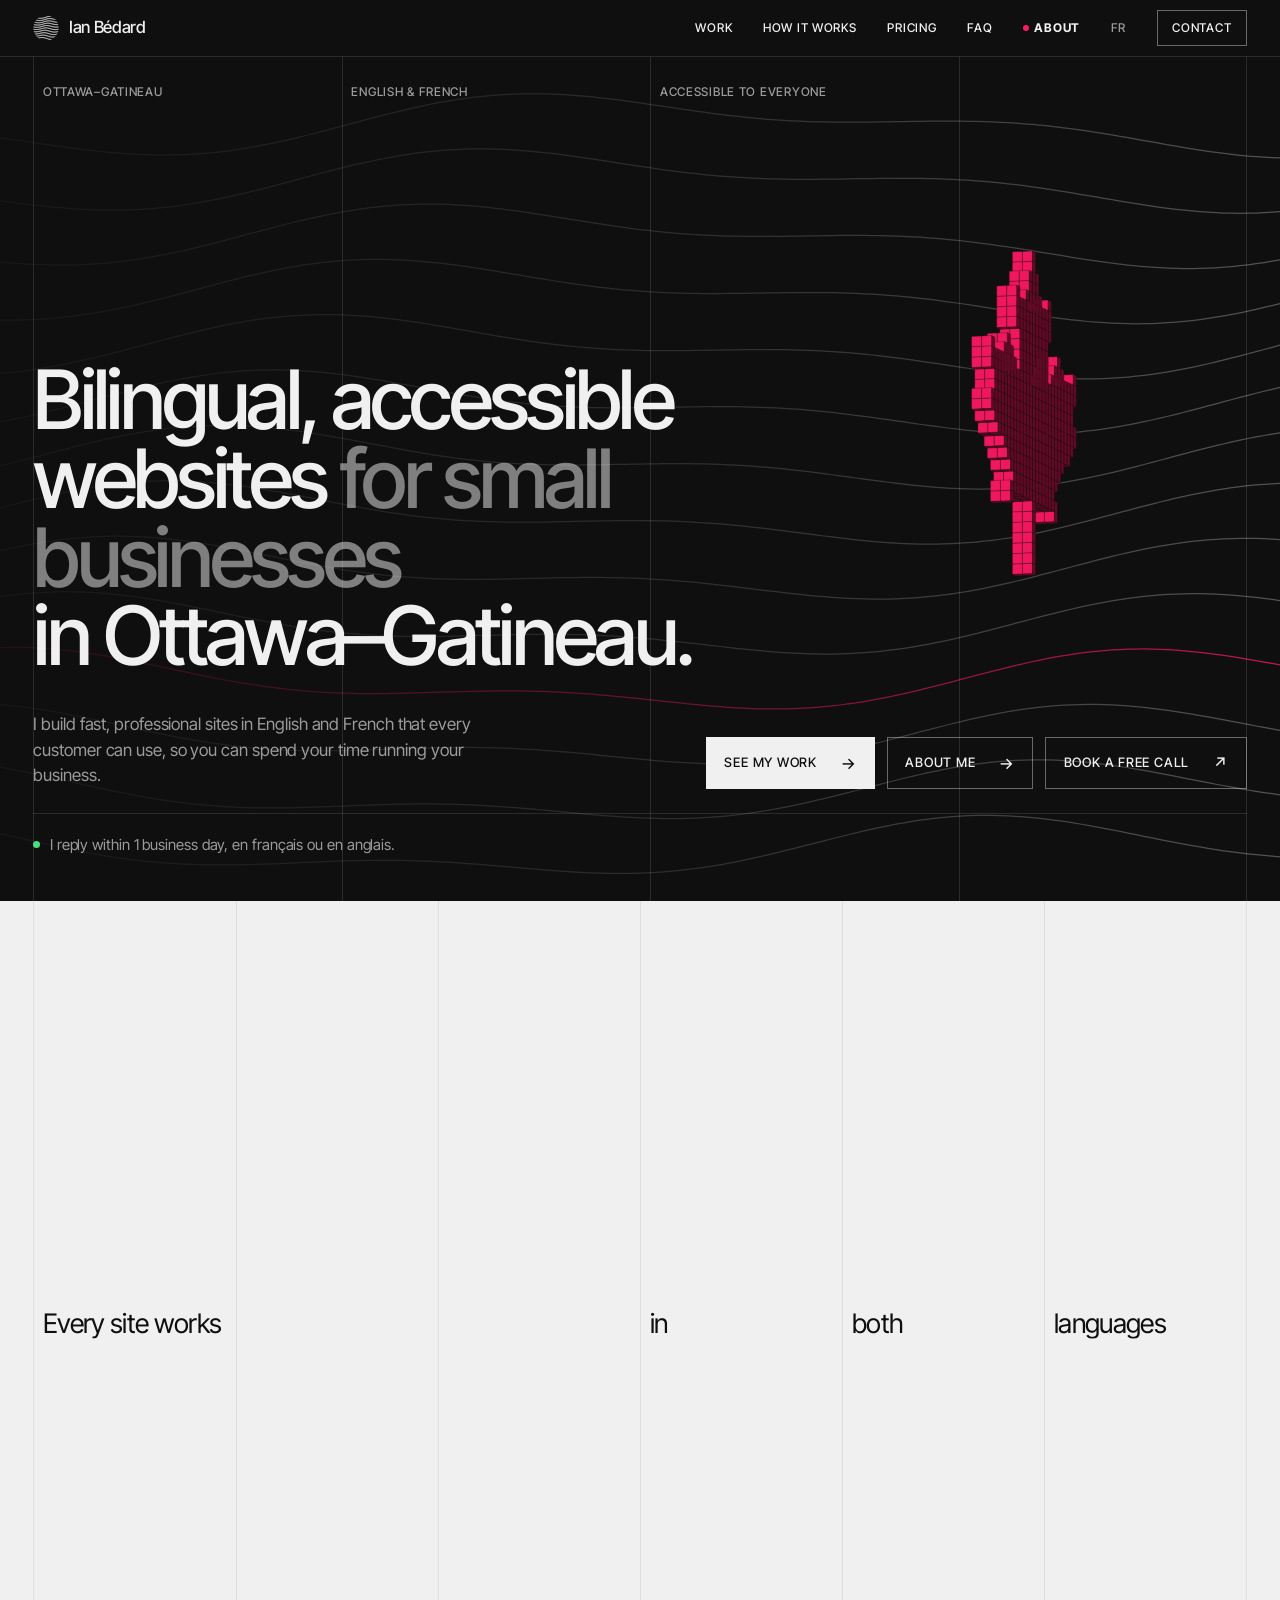
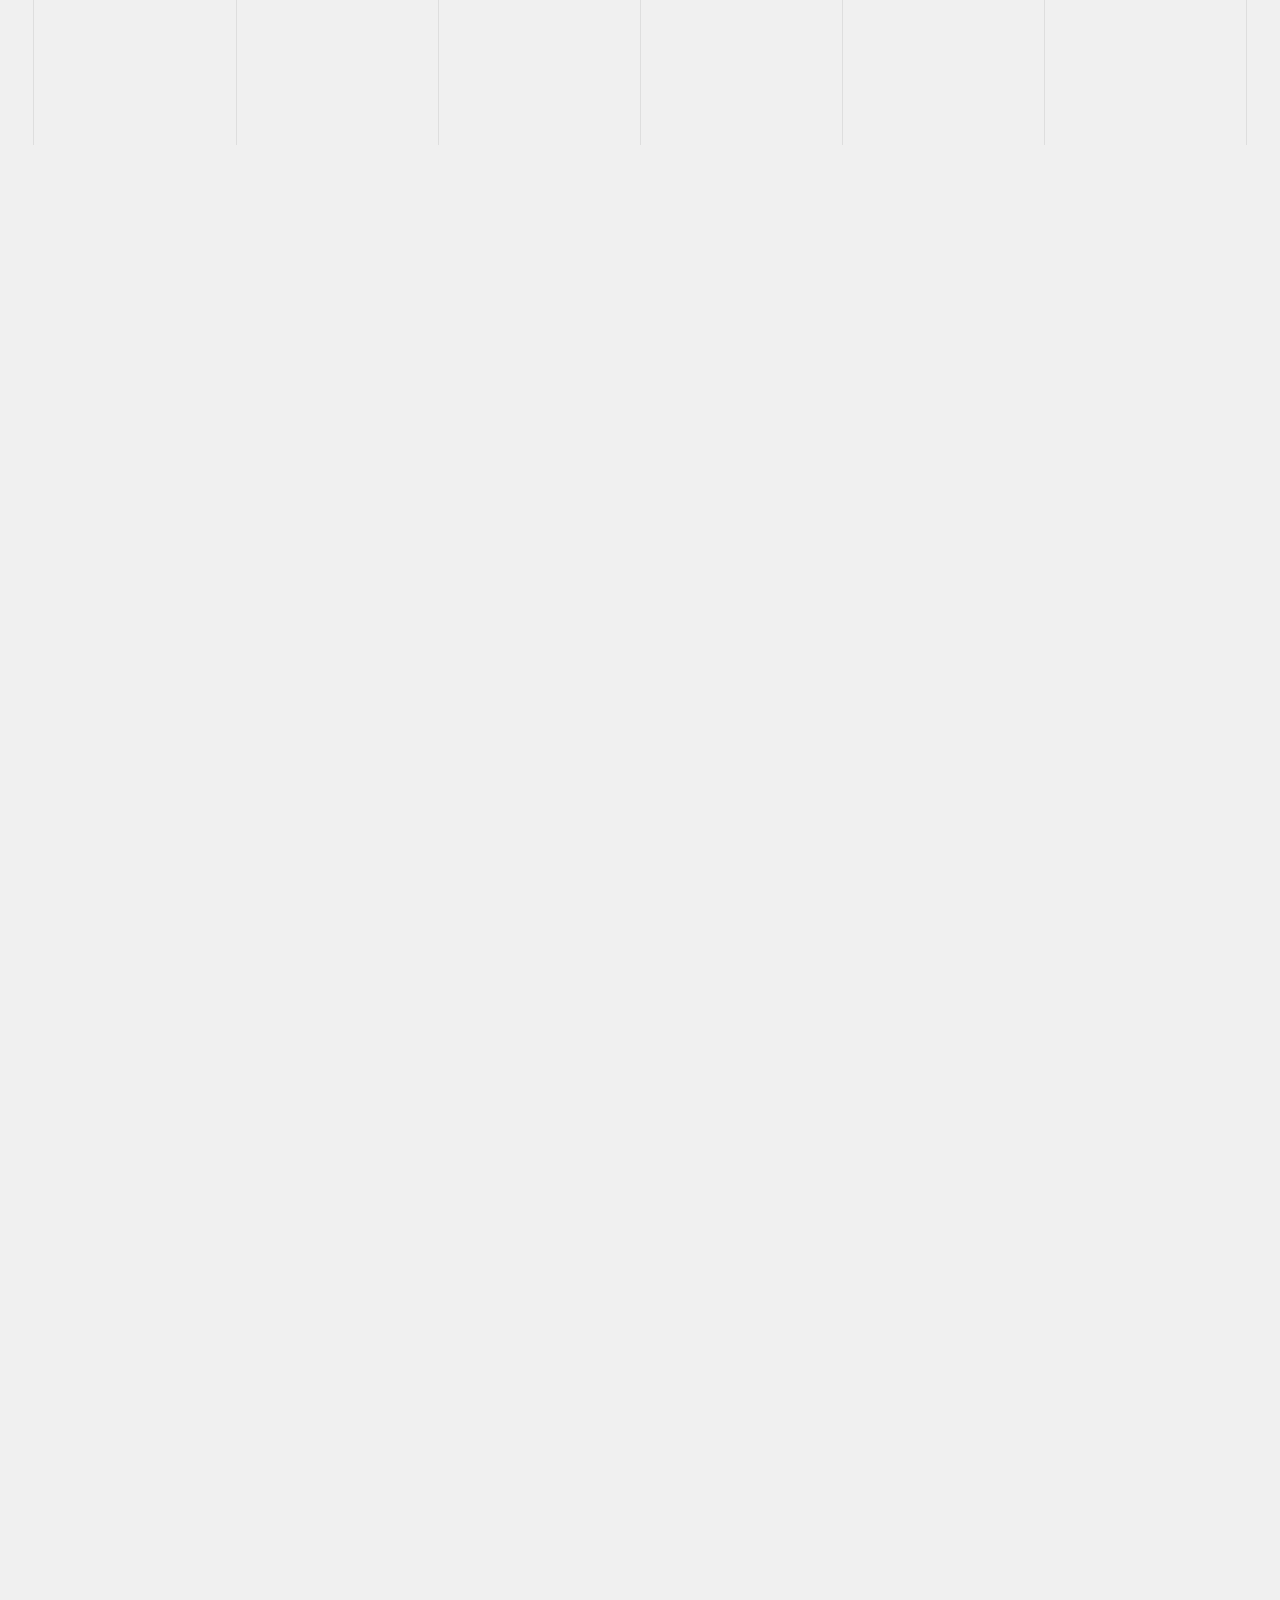
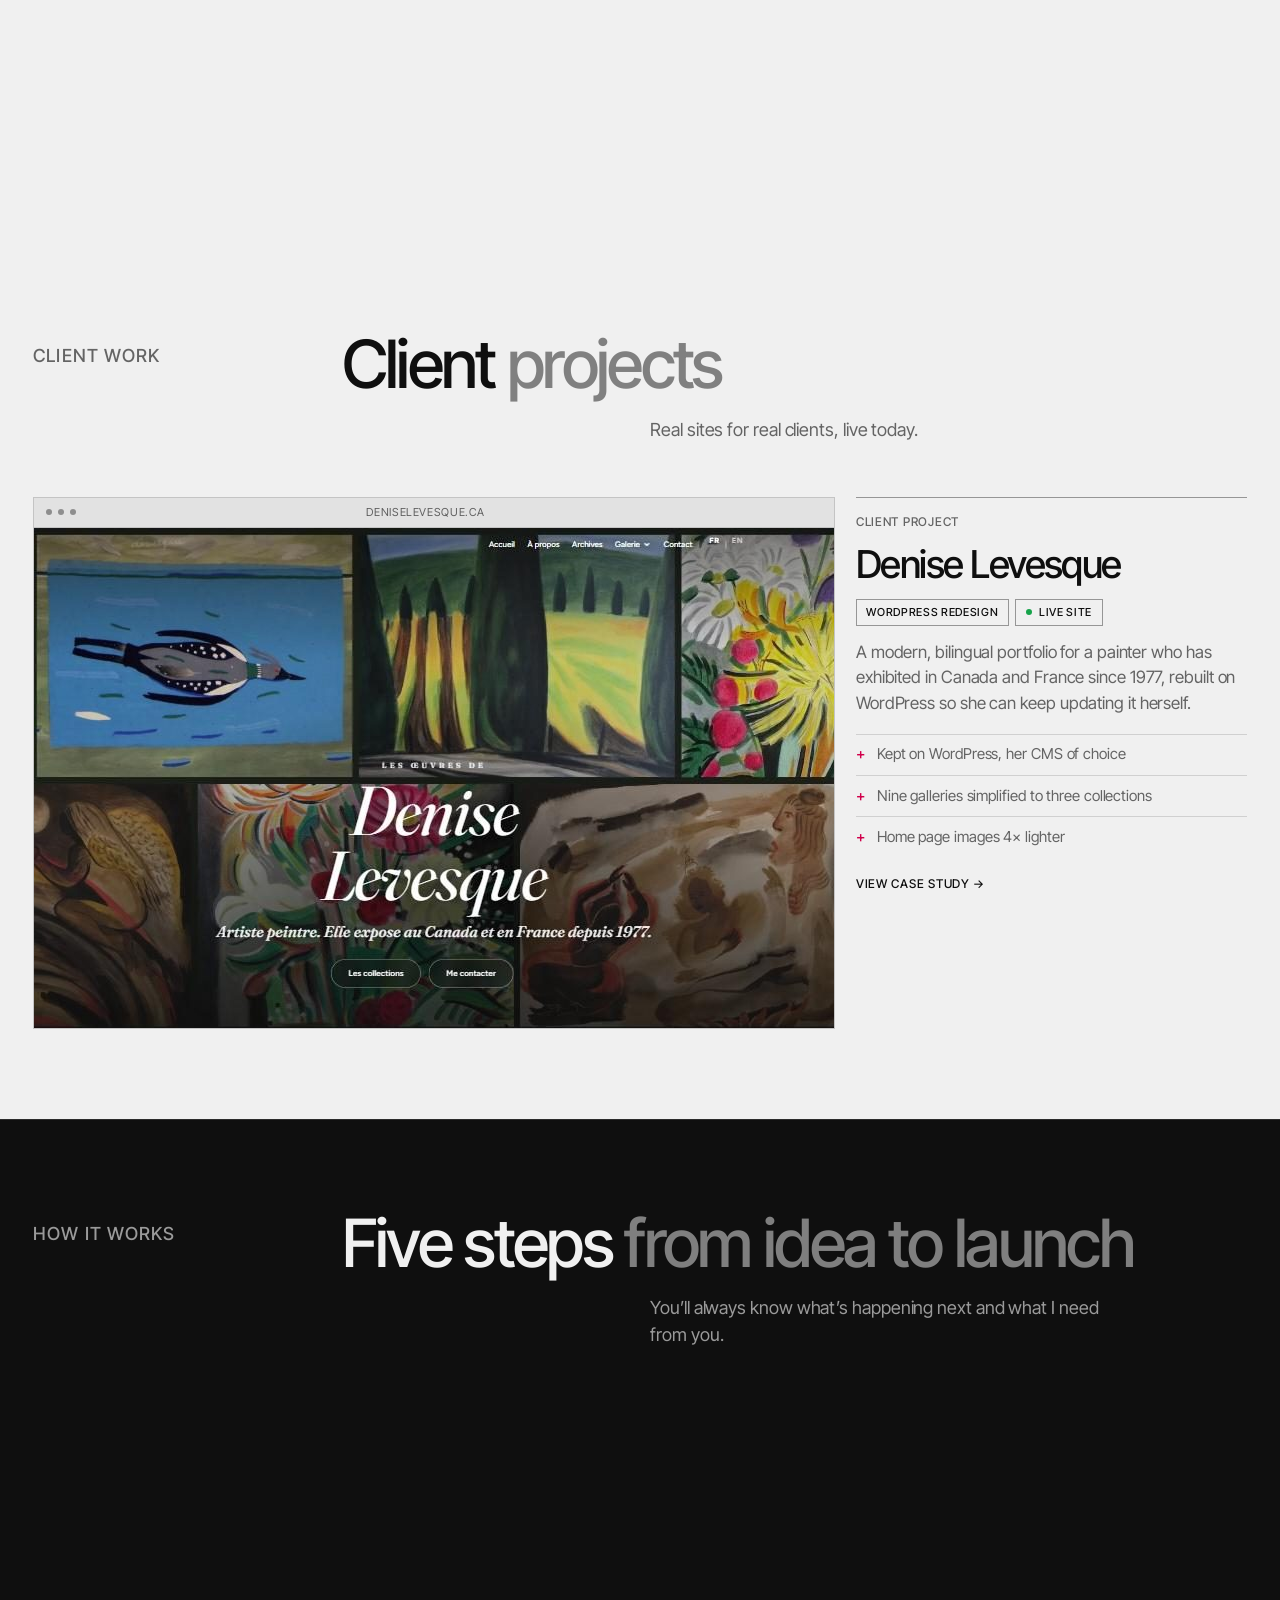
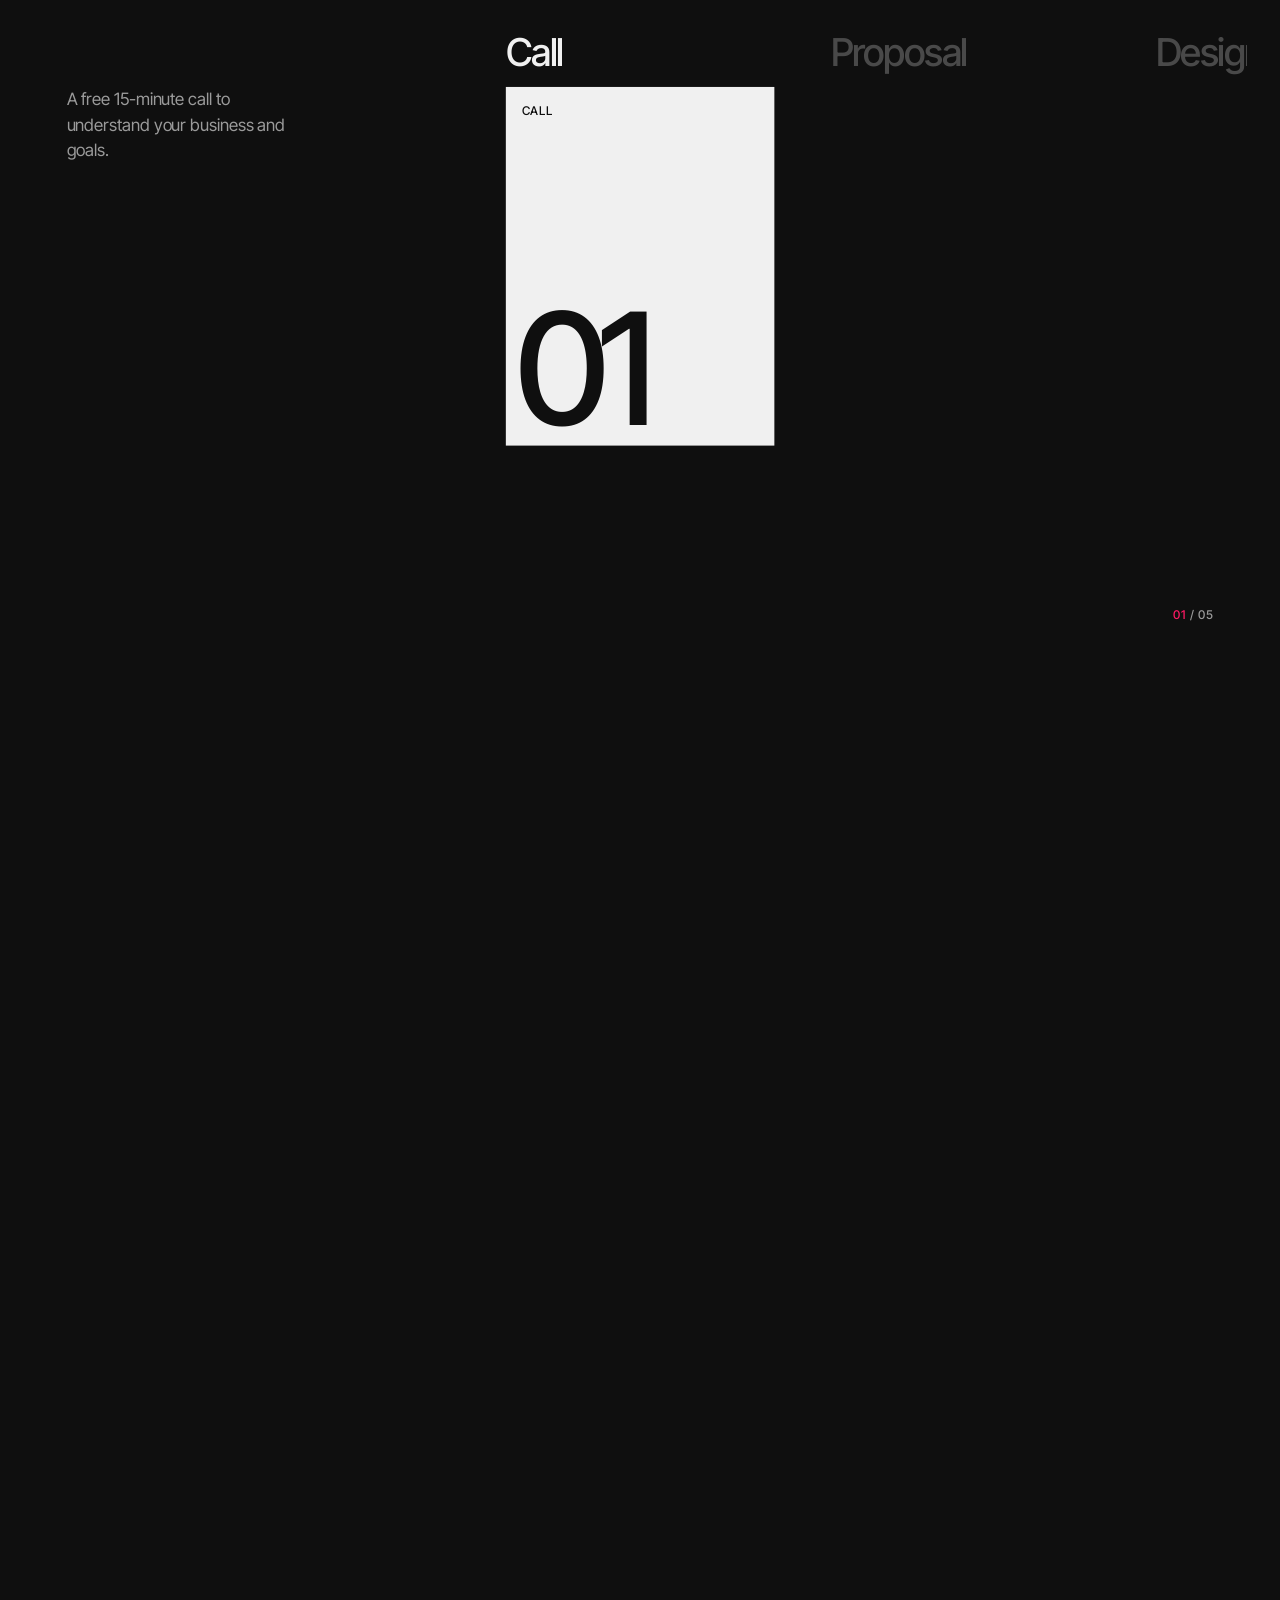
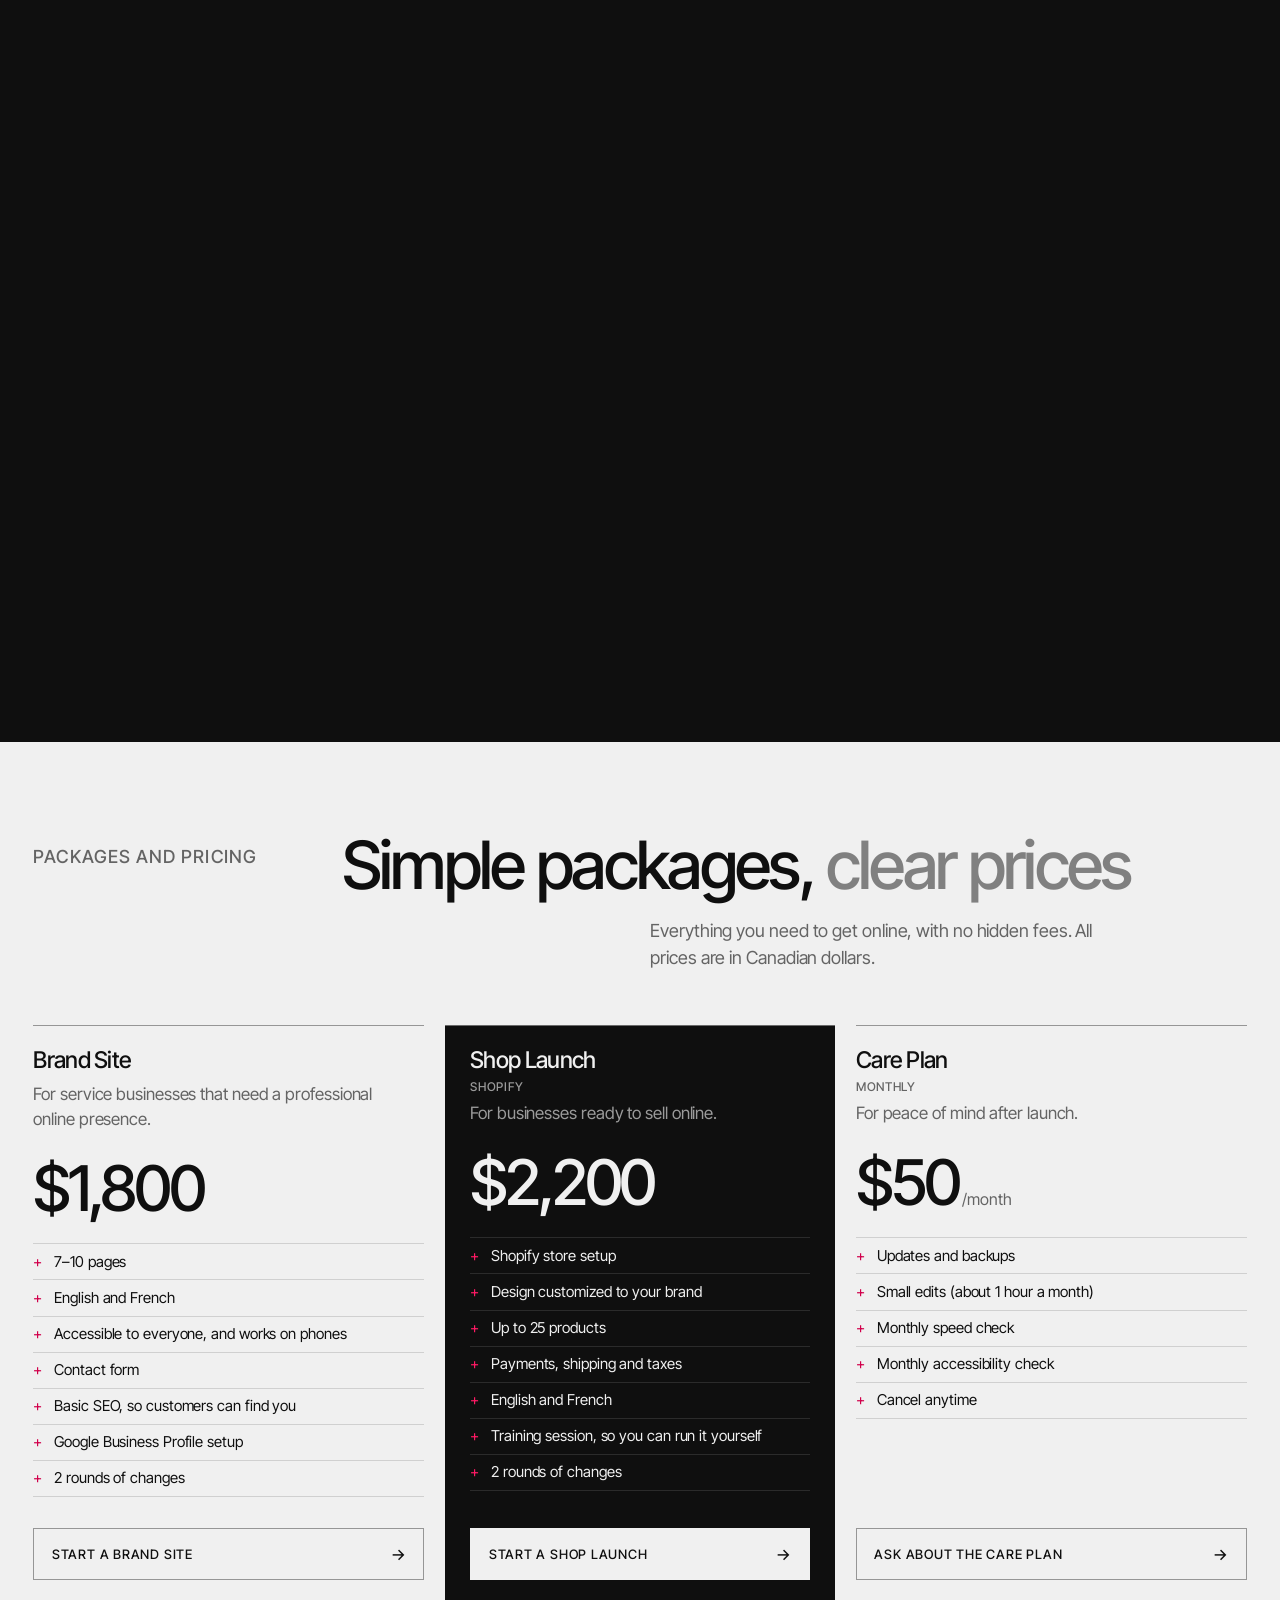
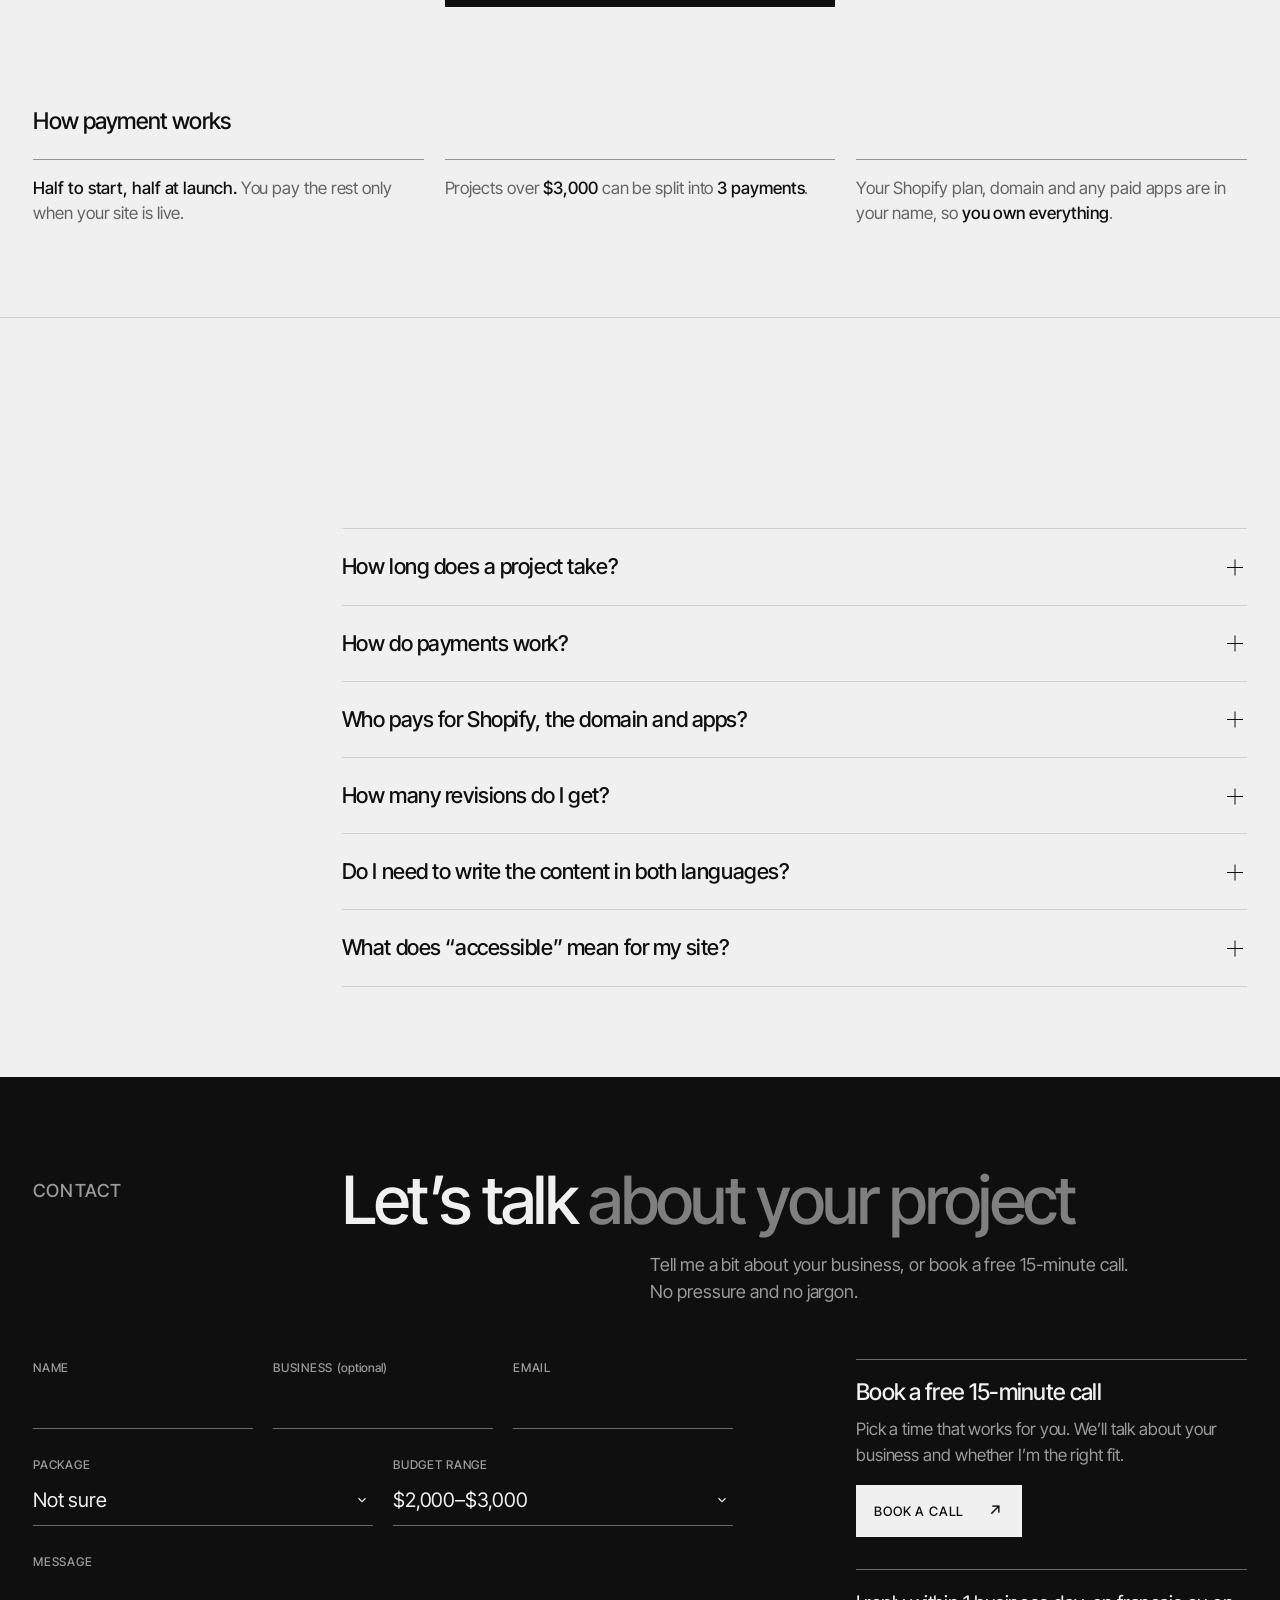
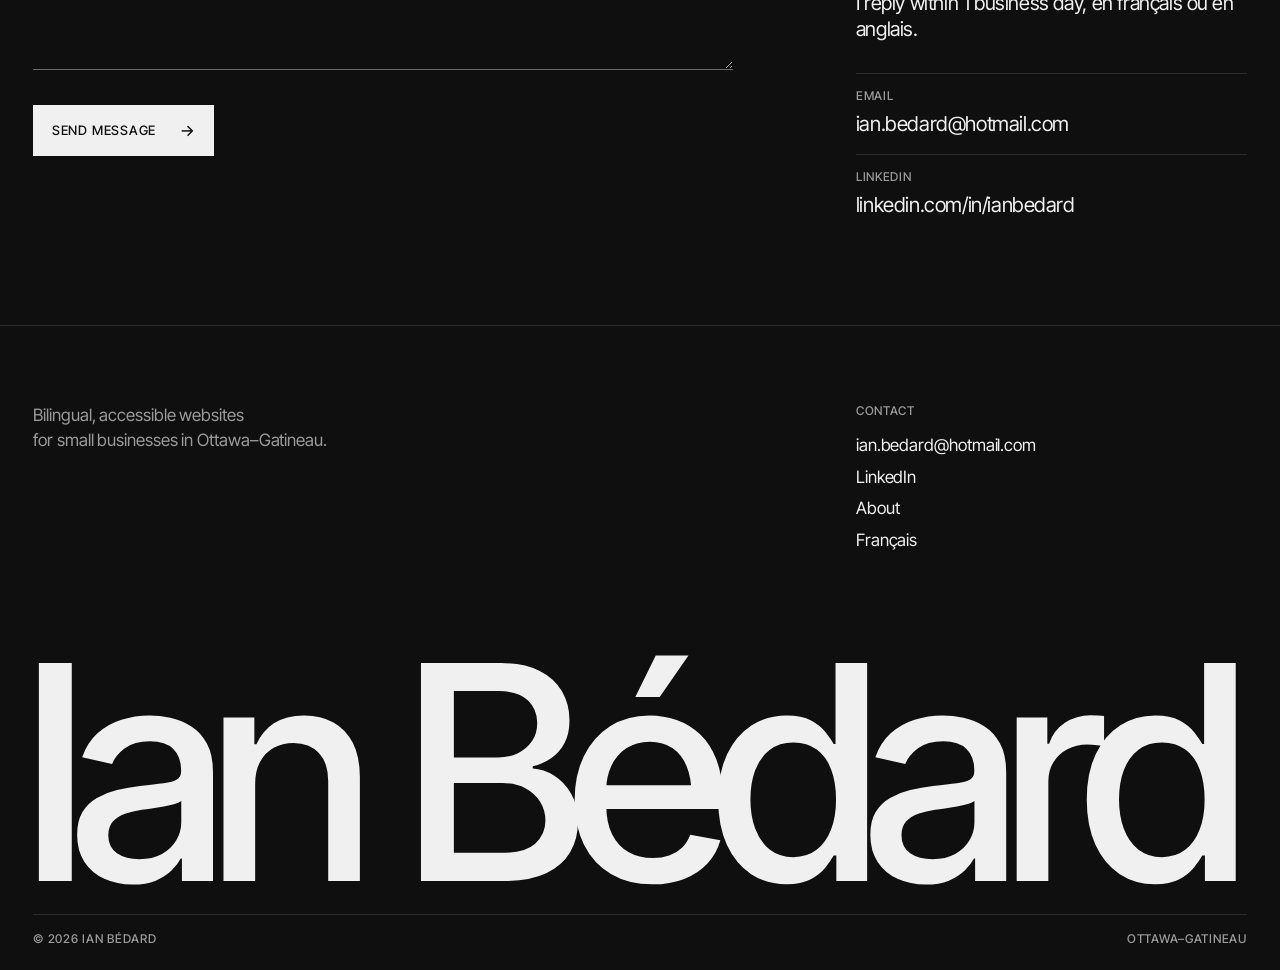
<file: index.html>
<!doctype html>
<html lang="en">
<head>
  <meta charset="utf-8">
  <meta name="viewport" content="width=device-width, initial-scale=1">
  <title>Ian Bédard | Bilingual, accessible websites in Ottawa–Gatineau</title>
  <meta name="description" content="Bilingual (EN/FR), accessible websites for small businesses in Ottawa–Gatineau. 5+ years building Government of Canada websites.">
  <meta name="theme-color" content="#0f0f0f">
  <link rel="alternate" hreflang="en" href="index.html">
  <link rel="alternate" hreflang="fr" href="fr/index.html">
  <link rel="icon" href="assets/img/favicon.svg" type="image/svg+xml">
  <link rel="preconnect" href="https://fonts.googleapis.com">
  <link rel="preconnect" href="https://fonts.gstatic.com" crossorigin>
  <link rel="stylesheet" href="https://fonts.googleapis.com/css2?family=Inter+Tight:wght@400;500&display=swap">
  <link rel="stylesheet" href="assets/css/style.css">
</head>
<body>
  <a class="skip-link" href="#main">Skip to main content</a>

  <header class="navbar">
    <div class="container navbar-inner">
      <a class="logo" href="index.html"><img class="logo-mark" src="assets/img/logo-mark.svg" alt="" width="26" height="26">Ian Bédard</a>
      <button class="nav-toggle" type="button" aria-expanded="false" aria-controls="site-nav">Menu</button>
      <nav id="site-nav" class="site-nav" aria-label="Main">
        <ul>
          <li><a href="#work">Work</a></li>
          <li><a href="#process">How it works</a></li>
          <li><a href="#pricing">Pricing</a></li>
          <li><a href="#faq">FAQ</a></li>
          <li><a class="nav-about" href="about.html">About</a></li>
          <li><a class="lang-switch" href="fr/index.html" lang="fr" hreflang="fr">FR</a></li>
          <li><a class="nav-cta" href="#contact">Contact</a></li>
        </ul>
      </nav>
    </div>
  </header>

  <main id="main">
    <!-- Hero -->
    <section class="hero dark" aria-labelledby="hero-title">
      <div class="hero-lines" aria-hidden="true"><span></span><span></span><span></span><span></span></div>
      <div class="container hero-inner">
        <ul class="hero-tags caption">
          <li>Ottawa–Gatineau</li>
          <li>English &amp; French</li>
          <li>Accessible to everyone</li>
        </ul>
        <div>
          <h1 id="hero-title" class="reveal">Bilingual, accessible websites <span class="dim">for small businesses</span><br><span class="nowrap">in Ottawa–Gatineau.</span></h1>
          <div class="hero-foot grid">
            <p class="lead">I build fast, professional sites in English and French that every customer can use, so you can spend your time running your business.</p>
            <div class="btn-row">
              <a class="btn btn-primary" href="#work">See my work</a>
              <a class="btn btn-outline" href="about.html">About me</a>
              <a class="btn btn-outline" href="https://cal.com/YOUR-USERNAME/15min" target="_blank" rel="noopener">Book a free call<span class="visually-hidden"> (opens in a new tab)</span></a>
            </div>
            <p class="hero-meta"><span class="dot" aria-hidden="true"></span><span>I reply within 1 business day, <span lang="fr">en français ou en anglais</span>.</span></p>
          </div>
        </div>
      </div>
    </section>

    <!-- Scroll scene (decorative; shown only with JS and motion allowed) -->
    <section class="philo" aria-hidden="true">
      <div class="philo-stage">
        <div class="philo-lines"><span></span><span></span><span></span><span></span><span></span><span></span></div>
        <p class="philo-a"><span>Every site works</span><span>in</span><span>both</span><span>languages</span></p>
        <div class="philo-dark"><p>Accessible to everyone.</p></div>
        <div class="philo-rule"></div>
        <p class="philo-c">So you can spend your time running your business.</p>
      </div>
    </section>

    <!-- Work -->
    <section class="light" id="work" aria-labelledby="work-title">
      <div class="container">
        <div class="section-head grid reveal">
          <p class="eyebrow caption">Client work</p>
          <h2 id="work-title">Client <span class="dim">projects</span></h2>
          <p>Real sites for real clients, live today.</p>
        </div>
        <div class="work-list">
          <article class="work-item featured reveal">
            <div class="work-media">
              <div class="mockup-browser">
                <div class="toolbar"><span class="url">deniselevesque.ca</span></div>
                <div class="screen"><img src="assets/img/denise-levesque/home-desktop.jpg" alt="" width="800" height="500" loading="lazy"></div>
              </div>
            </div>
            <div class="work-body">
              <div class="work-top caption"><span>Client project</span></div>
              <h3><a href="work/denise-levesque.html">Denise Levesque</a></h3>
              <div class="badges"><span class="badge">WordPress redesign</span><span class="badge badge-live">Live site</span></div>
              <p>A modern, bilingual portfolio for a painter who has exhibited in Canada and France since 1977, rebuilt on WordPress so she can keep updating it herself.</p>
              <ul class="feature-list">
                <li>Kept on WordPress, her CMS of choice</li>
                <li>Nine galleries simplified to three collections</li>
                <li>Home page images 4× lighter</li>
              </ul>
              <span class="more" aria-hidden="true">View case study →</span>
            </div>
          </article>
        </div>
      </div>
    </section>

    <!-- Concept projects (demos, not client work). Hidden for now: remove "hidden" and renumber the sections below to bring it back -->
    <section class="dark" id="concepts" aria-labelledby="concepts-title" hidden>
      <div class="container">
        <div class="section-head grid reveal">
          <p class="eyebrow caption">Concept projects</p>
          <h2 id="concepts-title">Demo <span class="dim">stores and sites</span></h2>
          <p>Complete, working sites built to show what I can do for a business like yours. These are demos I created myself, not client stores.</p>
        </div>
        <div class="work-list">
          <article class="work-item featured reveal">
            <div class="work-media">
              <div class="mockup-browser">
                <div class="toolbar"><span class="url">cafe-brume.myshopify.com</span></div>
                <div class="screen"><img src="assets/img/cafe-brume/home-desktop.jpg" alt="" width="2880" height="1800" loading="lazy"></div>
              </div>
            </div>
            <div class="work-body">
              <div class="work-top caption"><span>Concept project</span></div>
              <h3><a href="work/cafe-brume.html">Café Brume</a></h3>
              <div class="badges"><span class="badge badge-demo">Demo</span><span class="badge">Shopify store</span><span class="badge badge-live">Live demo</span></div>
              <p>An online coffee shop for a small-batch roaster in the Outaouais, with subscribe-and-save, a roast finder and brew guides.</p>
              <ul class="feature-list">
                <li>Subscriptions every 2, 3 or 4 weeks</li>
                <li>Accessible to everyone</li>
                <li>Custom design, made in Figma</li>
              </ul>
              <span class="more" aria-hidden="true">View case study →</span>
            </div>
          </article>

          <article class="work-item reveal">
            <div class="work-media">
              <div class="mockup-browser">
                <div class="toolbar"><span class="url">atelierargile.ca</span></div>
                <div class="screen"><img src="assets/img/atelier-argile-desktop.svg" alt="" width="1200" height="716" loading="lazy"></div>
              </div>
            </div>
            <div class="work-body">
              <div class="work-top caption"><span>Concept project</span></div>
              <h3><a href="work/atelier-argile.html">Atelier Argile</a></h3>
              <div class="badges"><span class="badge badge-demo">Demo</span><span class="badge">Shopify store</span></div>
              <p>A ceramics studio selling handmade pieces and wheel-throwing classes online.</p>
              <span class="more" aria-hidden="true">View case study →</span>
            </div>
          </article>

          <article class="work-item reveal">
            <div class="work-media">
              <div class="mockup-browser">
                <div class="toolbar"><span class="url">physioriviere.ca</span></div>
                <div class="screen"><img src="assets/img/physio-riviere-desktop.svg" alt="" width="1200" height="716" loading="lazy"></div>
              </div>
            </div>
            <div class="work-body">
              <div class="work-top caption"><span>Concept project</span></div>
              <h3><a href="work/physio-riviere.html">Physio Rivière</a></h3>
              <div class="badges"><span class="badge badge-demo">Demo</span><span class="badge">Brand site</span></div>
              <p>A clear, accessible site for an Ottawa physiotherapy clinic, with online booking and Google Business Profile setup.</p>
              <span class="more" aria-hidden="true">View case study →</span>
            </div>
          </article>
        </div>
      </div>
    </section>

    <!-- Process -->
    <section class="dark" id="process" aria-labelledby="process-title">
      <div class="container">
        <div class="section-head grid reveal">
          <p class="eyebrow caption">How it works</p>
          <h2 id="process-title">Five steps <span class="dim">from idea to launch</span></h2>
          <p>You’ll always know what’s happening next and what I need from you.</p>
        </div>
        <ol class="steps">
          <li class="reveal"><h3>Call</h3><p>A free 15-minute call to understand your business and goals.</p></li>
          <li class="reveal"><h3>Proposal</h3><p>A clear proposal with scope, timeline and a fixed price.</p></li>
          <li class="reveal"><h3>Design</h3><p>I design the look and structure. You review and give feedback.</p></li>
          <li class="reveal"><h3>Build</h3><p>I build the site in both languages and test it for accessibility.</p></li>
          <li class="reveal"><h3>Launch</h3><p>We go live, and I show you how to manage your site.</p></li>
        </ol>
      </div>
    </section>

    <!-- Pricing -->
    <section class="light" id="pricing" aria-labelledby="pricing-title">
      <div class="container">
        <div class="section-head grid reveal">
          <p class="eyebrow caption">Packages and pricing</p>
          <h2 id="pricing-title">Simple packages, <span class="dim">clear prices</span></h2>
          <p>Everything you need to get online, with no hidden fees. All prices are in Canadian dollars.</p>
        </div>

        <div class="price-grid">
          <article class="price-card reveal">
            <h3>Brand Site</h3>
            <p class="for">For service businesses that need a professional online presence.</p>
            <div class="price">$1,800</div>
            <ul>
              <li>7–10 pages</li>
              <li>English and French</li>
              <li>Accessible to everyone, and works on phones</li>
              <li>Contact form</li>
              <li>Basic SEO, so customers can find you</li>
              <li>Google Business Profile setup</li>
              <li>2 rounds of changes</li>
            </ul>
            <a class="btn btn-outline btn-block" href="#contact" data-package="Brand Site">Start a Brand Site</a>
          </article>

          <article class="price-card dark reveal">
            <h3>Shop Launch <small>Shopify</small></h3>
            <p class="for">For businesses ready to sell online.</p>
            <div class="price">$2,200</div>
            <ul>
              <li>Shopify store setup</li>
              <li>Design customized to your brand</li>
              <li>Up to 25 products</li>
              <li>Payments, shipping and taxes</li>
              <li>English and French</li>
              <li>Training session, so you can run it yourself</li>
              <li>2 rounds of changes</li>
            </ul>
            <a class="btn btn-primary btn-block" href="#contact" data-package="Shop Launch">Start a Shop Launch</a>
          </article>

          <article class="price-card reveal">
            <h3>Care Plan <small>monthly</small></h3>
            <p class="for">For peace of mind after launch.</p>
            <div class="price">$50<small>/month</small></div>
            <ul>
              <li>Updates and backups</li>
              <li>Small edits (about 1 hour a month)</li>
              <li>Monthly speed check</li>
              <li>Monthly accessibility check</li>
              <li>Cancel anytime</li>
            </ul>
            <a class="btn btn-outline btn-block" href="#contact" data-package="Not sure">Ask about the Care Plan</a>
          </article>
        </div>

        <div class="terms reveal">
          <h3>How payment works</h3>
          <ul>
            <li><span><b>Half to start, half at launch.</b> You pay the rest only when your site is live.</span></li>
            <li><span>Projects over <b>$3,000</b> can be split into <b>3 payments</b>.</span></li>
            <li><span>Your Shopify plan, domain and any paid apps are in your name, so <b>you own everything</b>.</span></li>
          </ul>
        </div>
      </div>
    </section>

    <!-- FAQ -->
    <section class="light" id="faq" aria-labelledby="faq-title">
      <div class="container">
        <div class="section-head grid reveal">
          <p class="eyebrow caption">Questions</p>
          <h2 id="faq-title">Common <span class="dim">questions</span></h2>
        </div>
        <div class="grid faq-wrap">
          <div class="faq reveal">
            <details class="collapse">
              <summary>How long does a project take?</summary>
              <div><p>A Brand Site usually takes 3–4 weeks and a Shop Launch 4–6 weeks, depending on how quickly content and feedback come in.</p></div>
            </details>
            <details class="collapse">
              <summary>How do payments work?</summary>
              <div><p>A 50% deposit reserves your spot and starts the project, and the other 50% is due at launch. Projects over $3,000 can be split into 3 payments: 40% to start, 30% when the design is approved and 30% at launch.</p></div>
            </details>
            <details class="collapse">
              <summary>Who pays for Shopify, the domain and apps?</summary>
              <div><p>You do, directly. Your Shopify plan, domain name and any paid apps are in your name and on your card, so you fully own your store and site. I’ll help you pick the right plan and set everything up.</p></div>
            </details>
            <details class="collapse">
              <summary>How many revisions do I get?</summary>
              <div><p>Brand Site and Shop Launch include 2 rounds of revisions. Additional rounds or new features are quoted up front, so there are never surprise bills.</p></div>
            </details>
            <details class="collapse">
              <summary>Do I need to write the content in both languages?</summary>
              <div><p>You provide the text for your site, in one or both languages. If you only have it in one language, we’ll talk about translation options during our first call.</p></div>
            </details>
            <details class="collapse">
              <summary>What does “accessible” mean for my site?</summary>
              <div><p>Your site follows the Web Content Accessibility Guidelines (WCAG 2.2 AA). People using screen readers, keyboards, magnification or older devices can still read your content and buy from you.</p></div>
            </details>
          </div>
        </div>
      </div>
    </section>

    <!-- Contact -->
    <section class="dark" id="contact" aria-labelledby="contact-title">
      <div class="container">
        <div class="section-head grid reveal">
          <p class="eyebrow caption">Contact</p>
          <h2 id="contact-title">Let’s talk <span class="dim">about your project</span></h2>
          <p>Tell me a bit about your business, or book a free 15-minute call. No pressure and no jargon.</p>
        </div>
        <div class="contact-grid">
          <div class="form-card reveal">
            <form id="contact-form" class="form" action="https://formspree.io/f/xoedeonn" method="POST">
              <div class="field">
                <label for="name">Name</label>
                <input class="input" id="name" name="name" type="text" autocomplete="name" required>
              </div>
              <div class="field">
                <label for="business">Business <span class="hint">(optional)</span></label>
                <input class="input" id="business" name="business" type="text" autocomplete="organization">
              </div>
              <div class="field">
                <label for="email">Email</label>
                <input class="input" id="email" name="email" type="email" autocomplete="email" required>
              </div>
              <div class="field">
                <label for="package">Package</label>
                <select class="input" id="package" name="package">
                  <option value="Brand Site">Brand Site</option>
                  <option value="Shop Launch">Shop Launch (Shopify)</option>
                  <option value="Not sure" selected>Not sure</option>
                </select>
              </div>
              <div class="field">
                <label for="budget">Budget range</label>
                <select class="input" id="budget" name="budget">
                  <option value="Under $2,000">Under $2,000</option>
                  <option value="$2,000–$3,000" selected>$2,000–$3,000</option>
                  <option value="$3,000–$5,000">$3,000–$5,000</option>
                  <option value="$5,000+">$5,000+</option>
                  <option value="Not sure yet">Not sure yet</option>
                </select>
              </div>
              <div class="field full">
                <label for="message">Message</label>
                <textarea class="input" id="message" name="message" required></textarea>
              </div>
              <input type="hidden" name="_language" value="en">
              <input type="hidden" name="_subject" value="New project enquiry from ianbedard.com">
              <!-- Honeypot: hidden from people, bots fill it in and Formspree drops the submission -->
              <div class="visually-hidden" aria-hidden="true">
                <label for="website">Website</label>
                <input id="website" name="_gotcha" type="text" tabindex="-1" autocomplete="off">
              </div>
              <div class="full"><button class="btn btn-primary" type="submit">Send message</button></div>
              <p id="form-status" class="form-status" role="status" aria-live="polite"></p>
            </form>
          </div>

          <div class="side-stack reveal">
            <div class="side-card">
              <h3>Book a free 15-minute call</h3>
              <p>Pick a time that works for you. We’ll talk about your business and whether I’m the right fit.</p>
              <a class="btn btn-primary" href="https://cal.com/YOUR-USERNAME/15min" target="_blank" rel="noopener">Book a call<span class="visually-hidden"> (opens in a new tab)</span></a>
            </div>
            <div class="side-card promise">
              <p>I reply within 1 business day, <span lang="fr">en français ou en anglais</span>.</p>
            </div>
            <ul class="contact-links">
              <li><span class="caption muted">Email</span><a href="mailto:ian.bedard@hotmail.com">ian.bedard@hotmail.com</a></li>
              <li><span class="caption muted">LinkedIn</span><a href="https://www.linkedin.com/in/ianbedard/" target="_blank" rel="noopener">linkedin.com/in/ianbedard<span class="visually-hidden"> (opens in a new tab)</span></a></li>
            </ul>
          </div>
        </div>
      </div>
    </section>
  </main>

  <footer class="footer">
    <div class="container">
      <div class="footer-grid grid">
        <div>
          <a class="logo" href="index.html"><img class="logo-mark" src="assets/img/logo-mark.svg" alt="" width="26" height="26">Ian Bédard</a>
          <p>Bilingual, accessible websites<br>for small businesses in Ottawa–Gatineau.</p>
        </div>
        <div>
          <div class="footer-title caption">Contact</div>
          <ul>
            <li><a href="mailto:ian.bedard@hotmail.com">ian.bedard@hotmail.com</a></li>
            <li><a href="https://www.linkedin.com/in/ianbedard/" target="_blank" rel="noopener">LinkedIn<span class="visually-hidden"> (opens in a new tab)</span></a></li>
            <li><a href="about.html">About</a></li>
            <li><a href="fr/index.html" lang="fr" hreflang="fr">Français</a></li>
          </ul>
        </div>
      </div>
      <p class="wordmark" aria-hidden="true">Ian Bédard</p>
      <div class="footer-bottom caption"><span>© <span id="year">2026</span> Ian Bédard</span><span>Ottawa–Gatineau</span></div>
    </div>
  </footer>

  <script src="assets/js/main.js"></script>
</body>
</html>
</file>
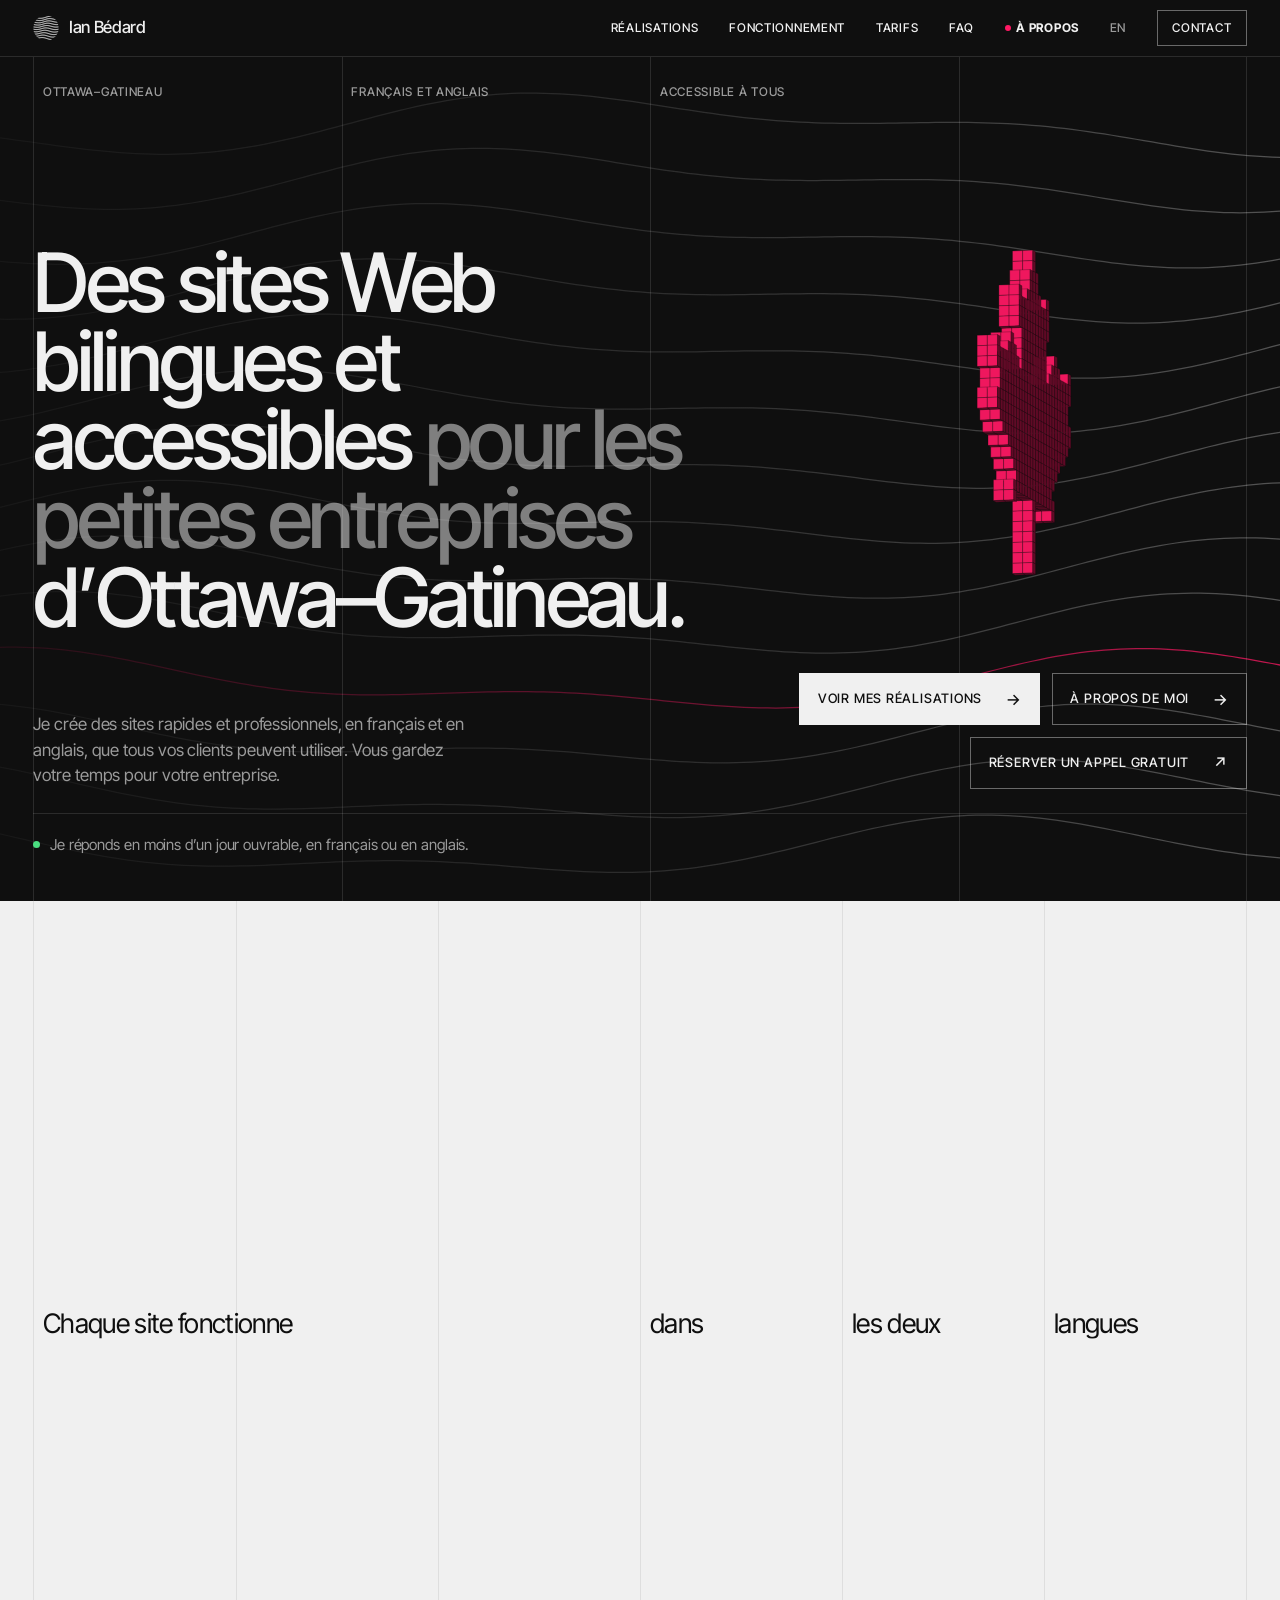
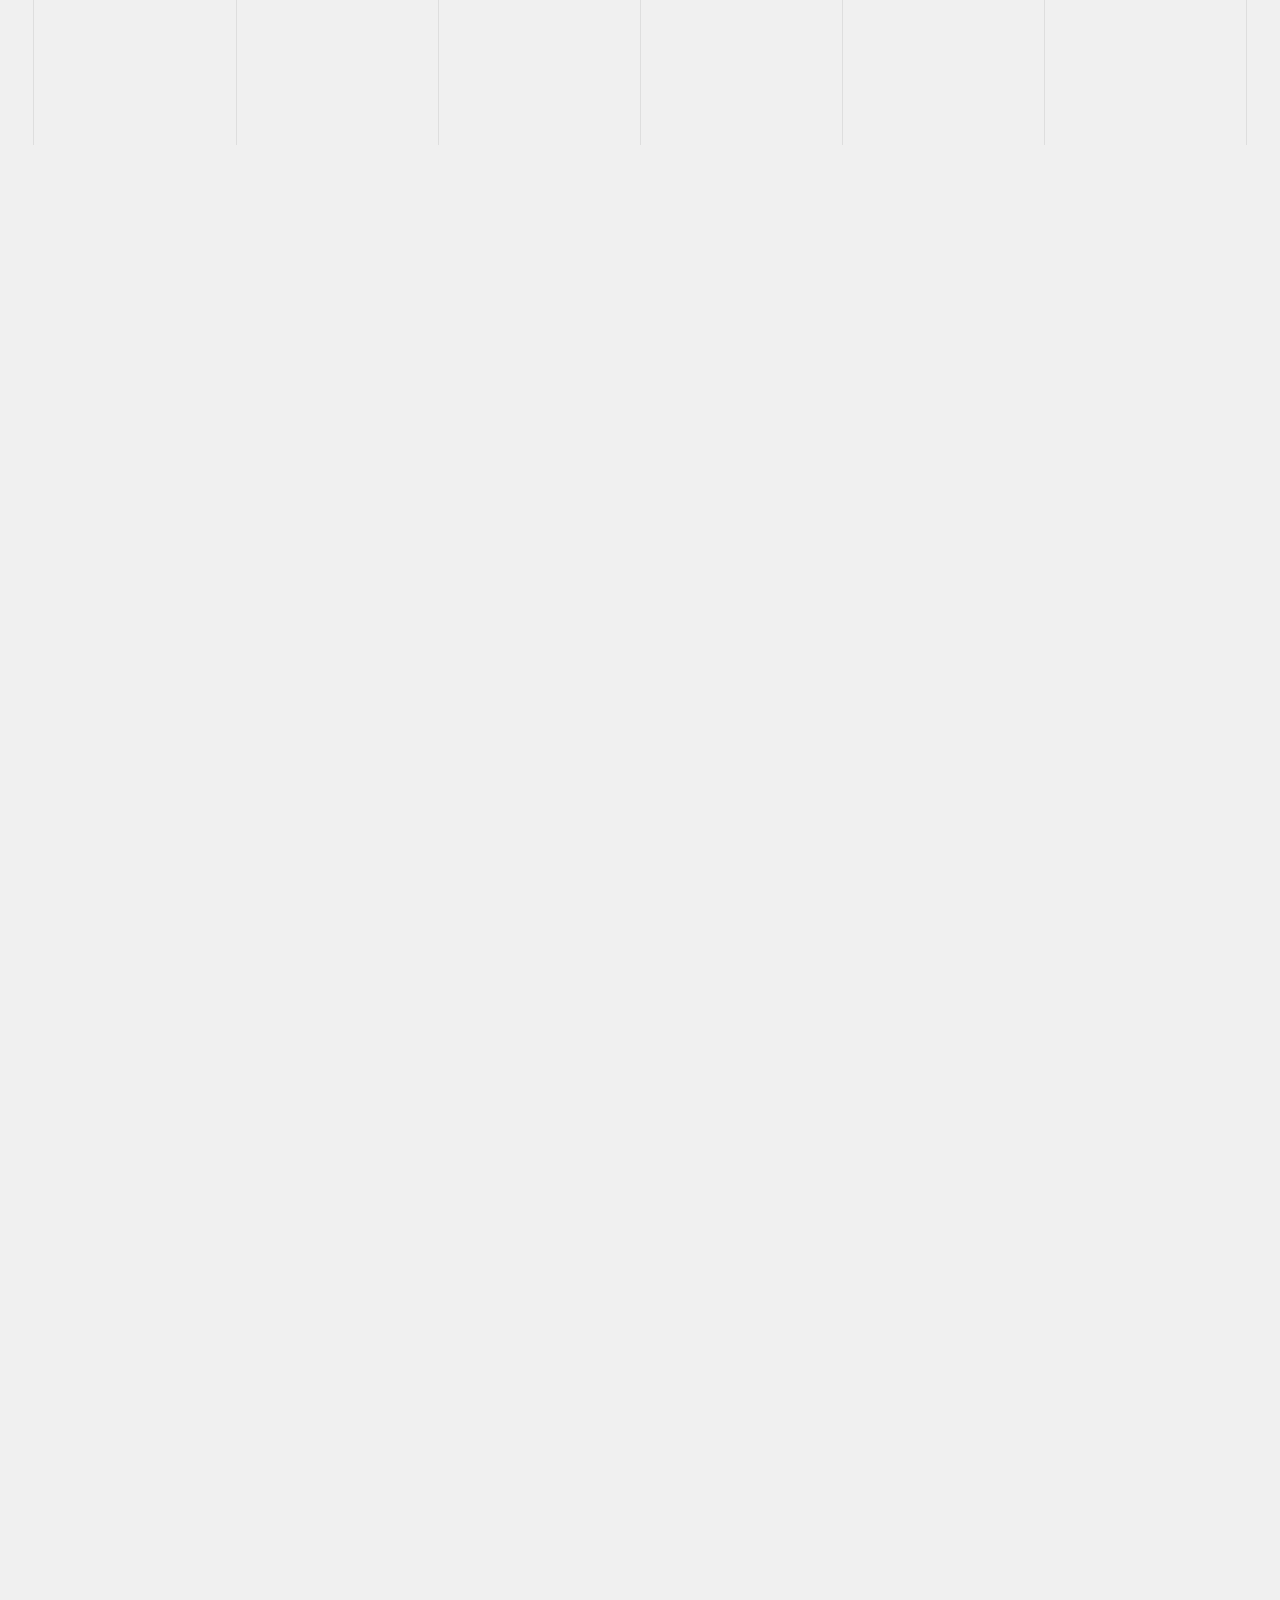
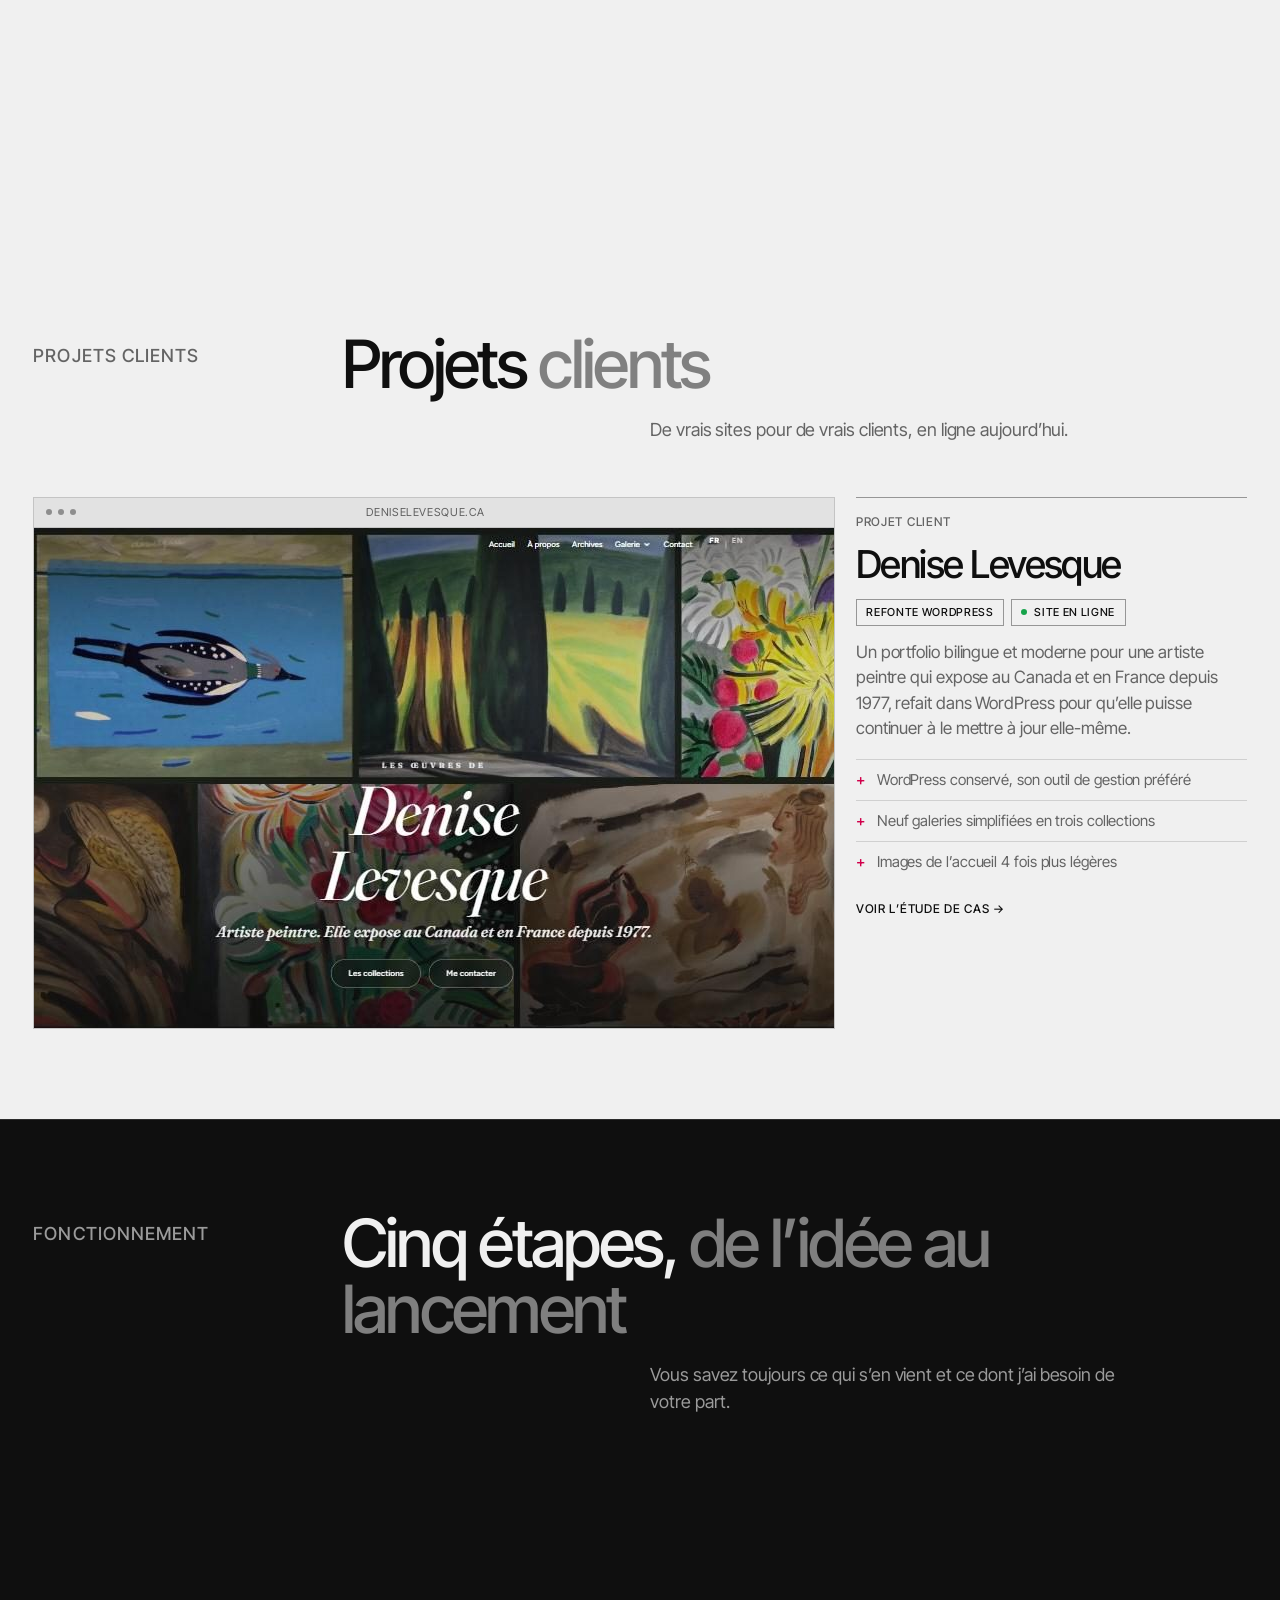
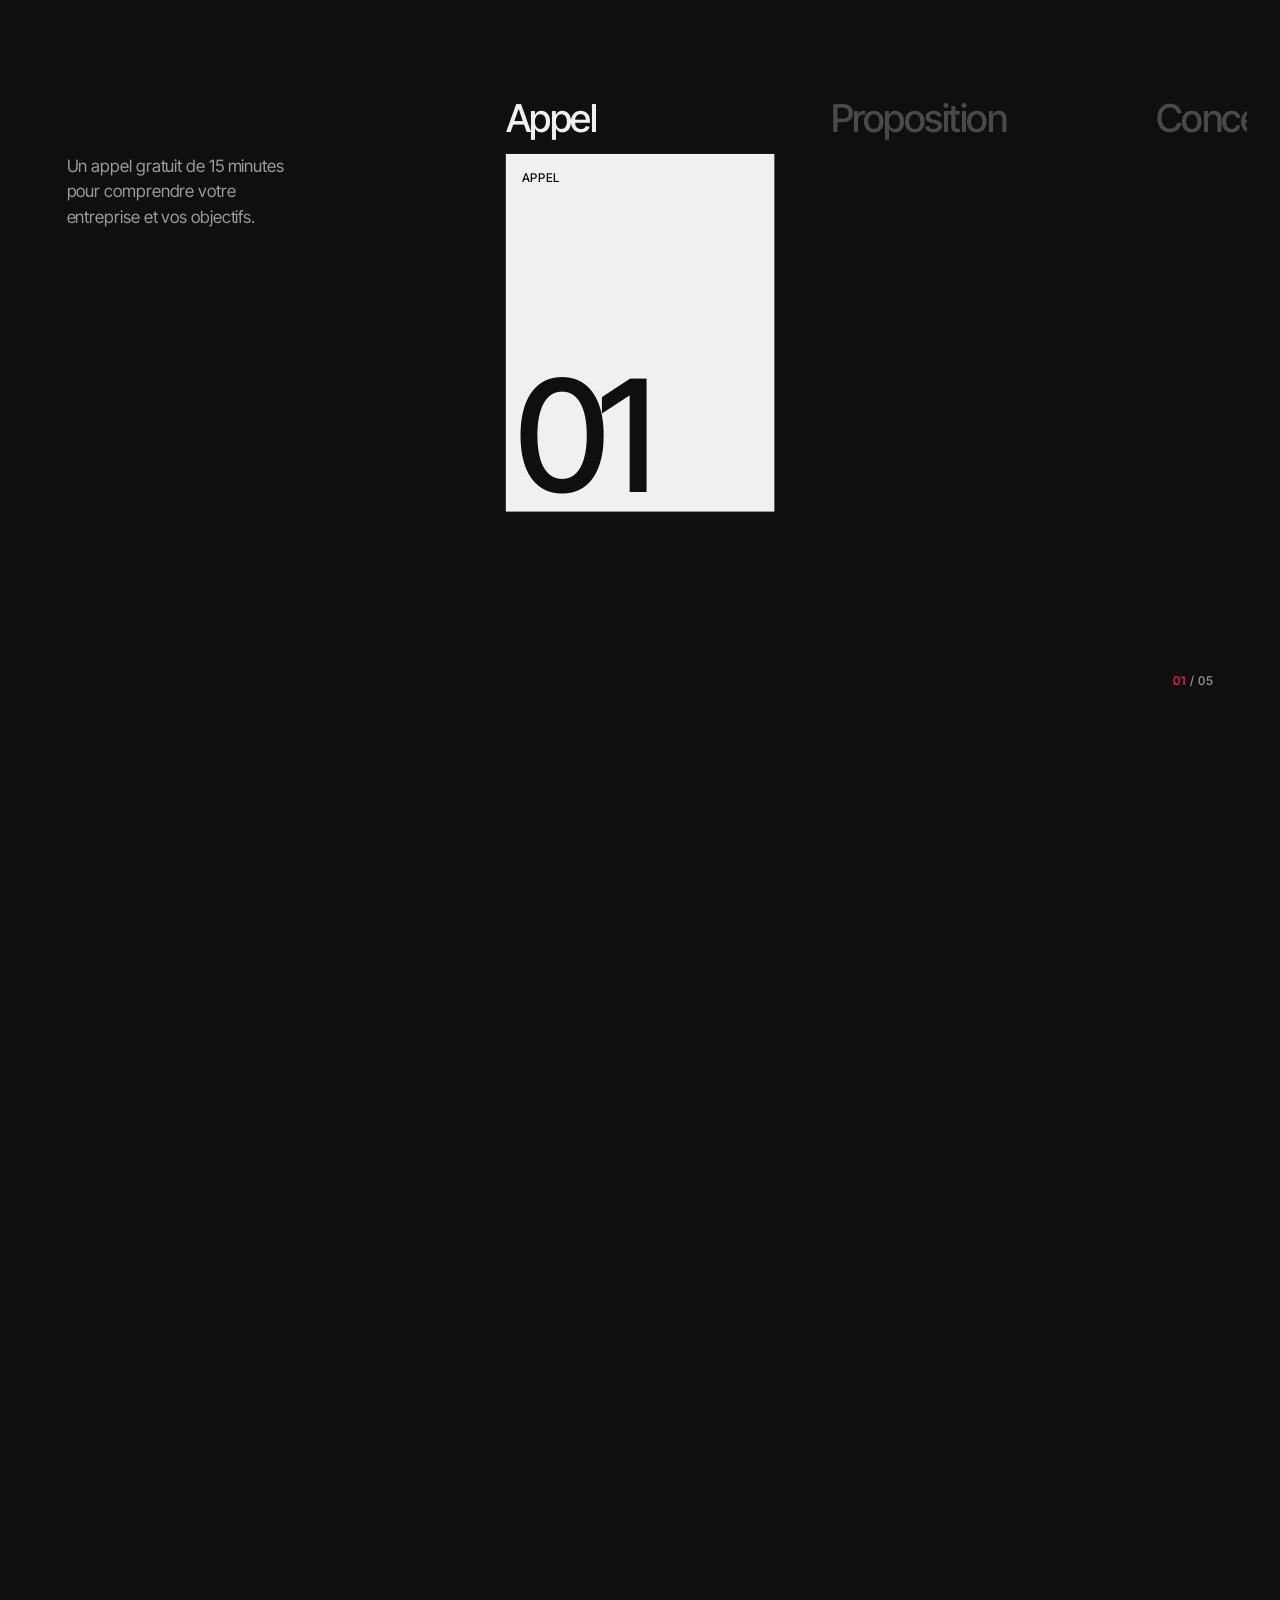
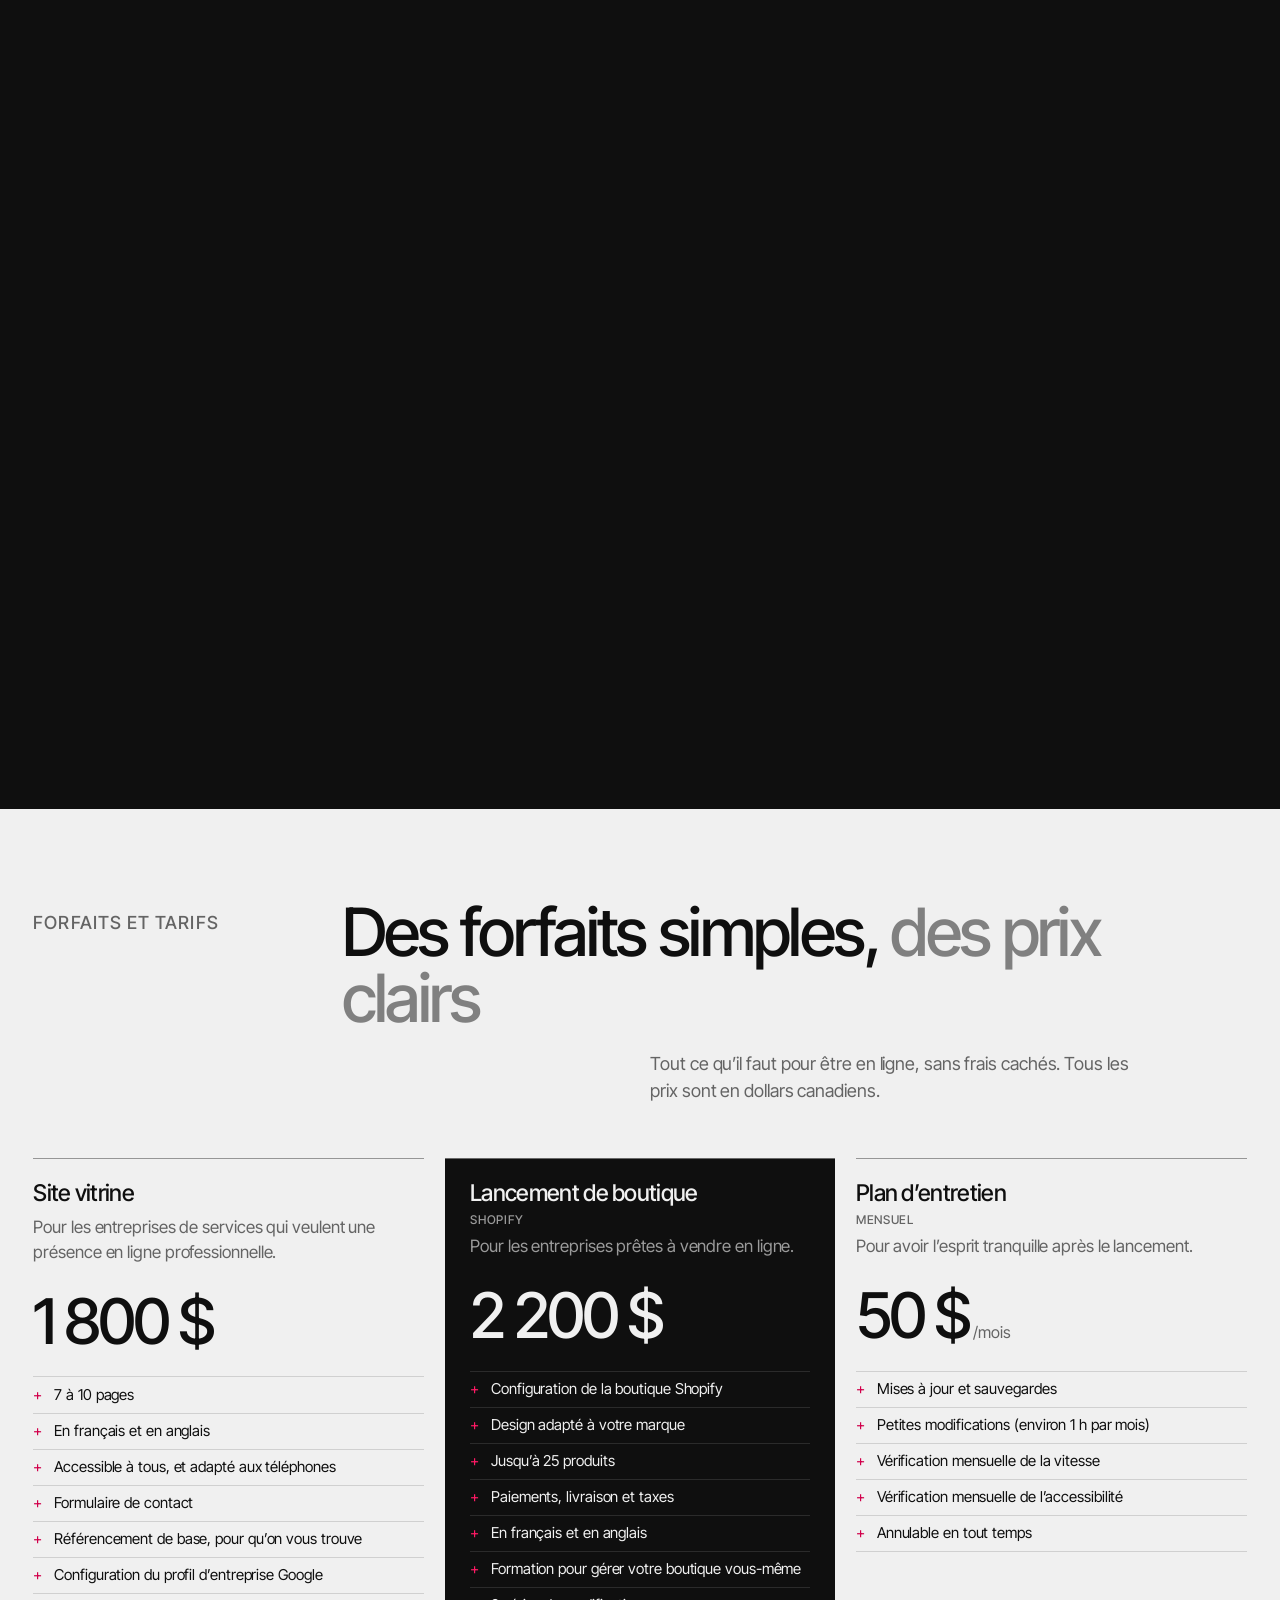
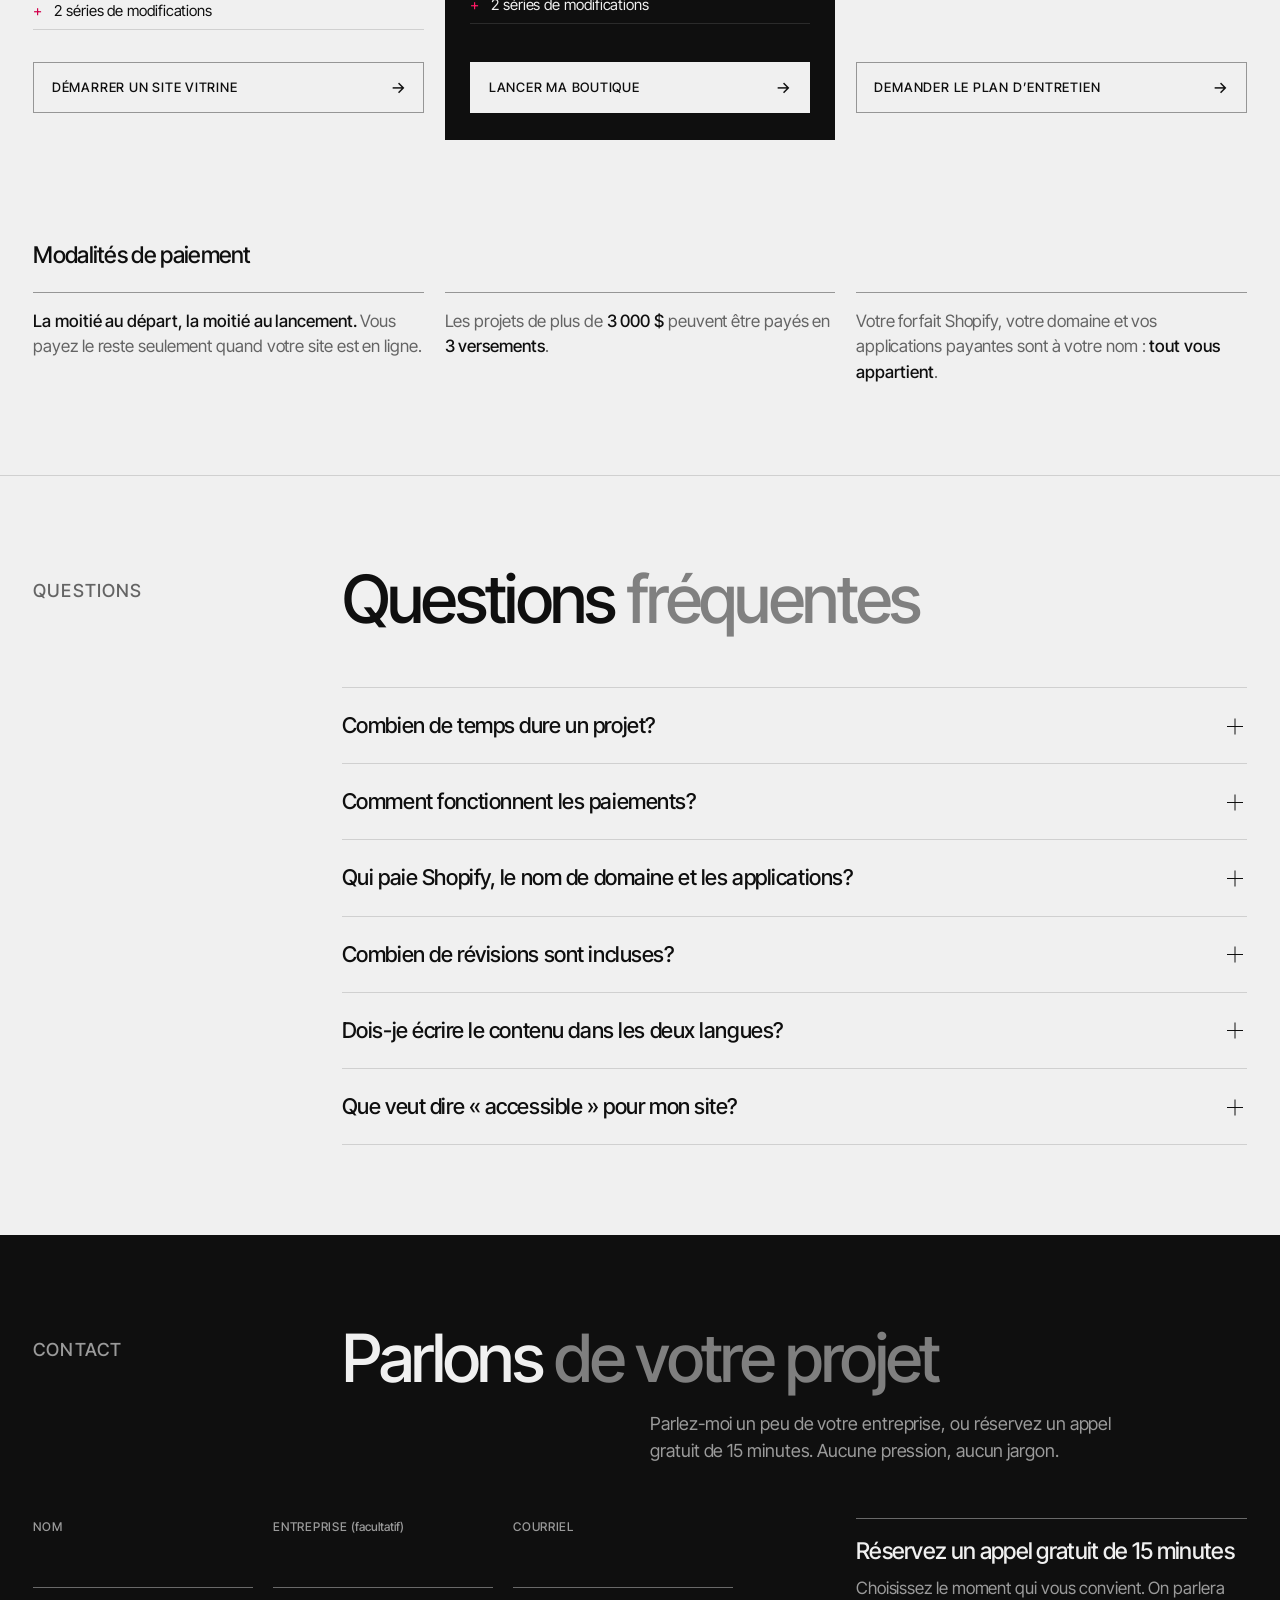
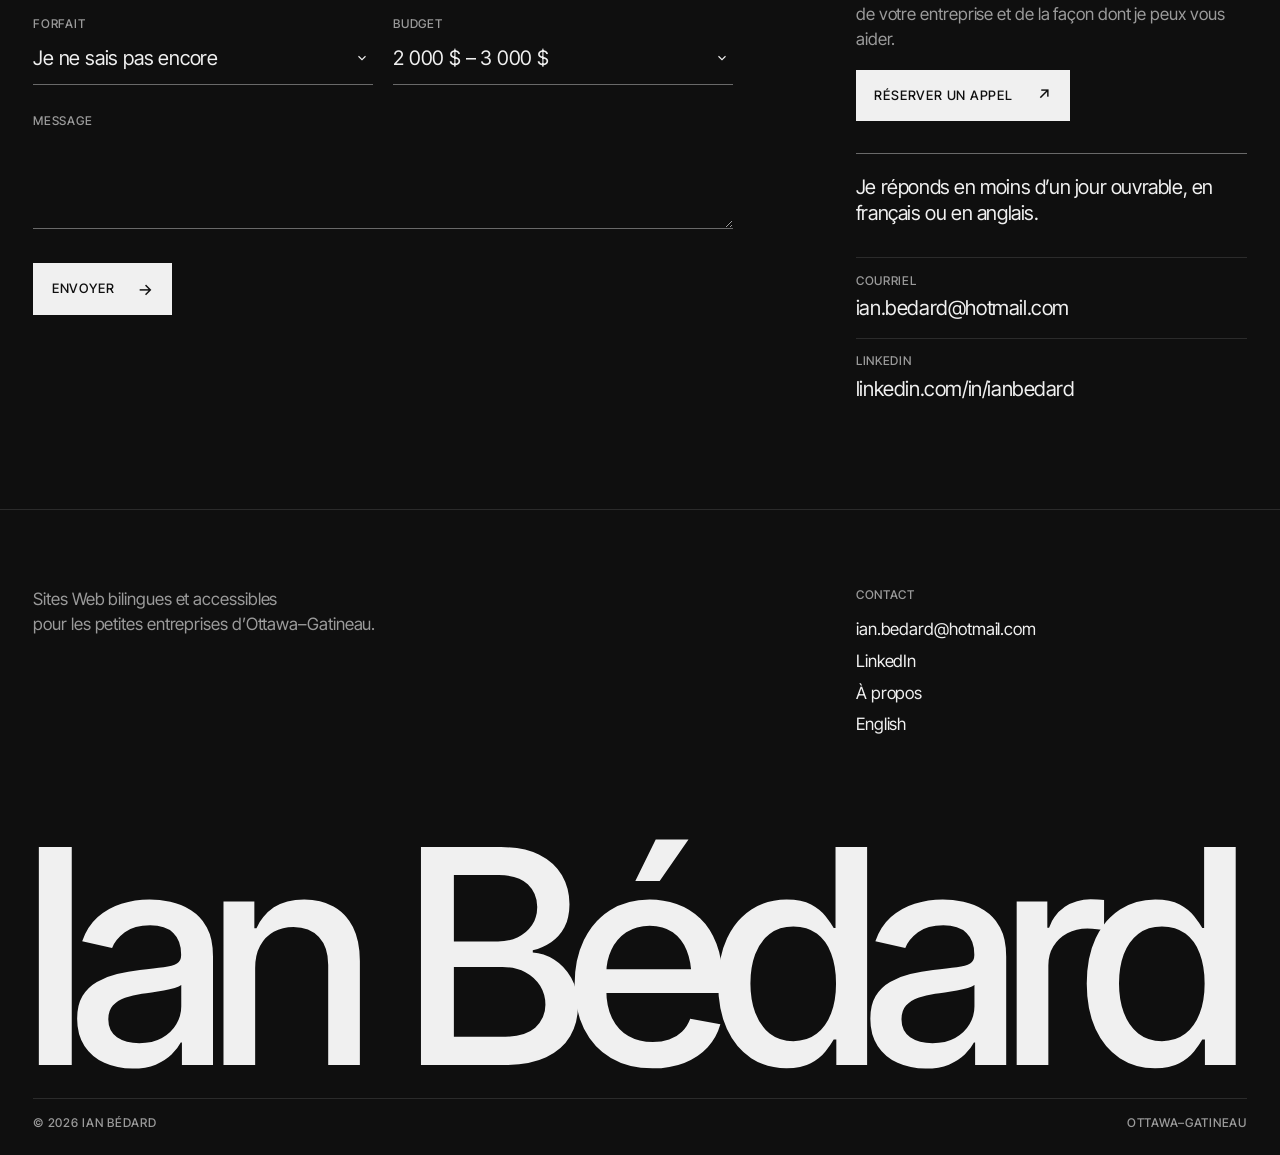
<file: fr/index.html>
<!doctype html>
<html lang="fr">
<head>
  <meta charset="utf-8">
  <meta name="viewport" content="width=device-width, initial-scale=1">
  <title>Ian Bédard | Sites Web bilingues et accessibles à Ottawa–Gatineau</title>
  <meta name="description" content="Sites Web bilingues (FR/EN) et accessibles pour les petites entreprises d’Ottawa–Gatineau. Plus de 5 ans à bâtir des sites du gouvernement du Canada.">
  <meta name="theme-color" content="#0f0f0f">
  <link rel="alternate" hreflang="en" href="../index.html">
  <link rel="alternate" hreflang="fr" href="index.html">
  <link rel="icon" href="../assets/img/favicon.svg" type="image/svg+xml">
  <link rel="preconnect" href="https://fonts.googleapis.com">
  <link rel="preconnect" href="https://fonts.gstatic.com" crossorigin>
  <link rel="stylesheet" href="https://fonts.googleapis.com/css2?family=Inter+Tight:wght@400;500&display=swap">
  <link rel="stylesheet" href="../assets/css/style.css">
</head>
<body>
  <a class="skip-link" href="#main">Passer au contenu principal</a>

  <header class="navbar">
    <div class="container navbar-inner">
      <a class="logo" href="index.html"><img class="logo-mark" src="../assets/img/logo-mark.svg" alt="" width="26" height="26">Ian Bédard</a>
      <button class="nav-toggle" type="button" aria-expanded="false" aria-controls="site-nav">Menu</button>
      <nav id="site-nav" class="site-nav" aria-label="Principal">
        <ul>
          <li><a href="#realisations">Réalisations</a></li>
          <li><a href="#processus">Fonctionnement</a></li>
          <li><a href="#tarifs">Tarifs</a></li>
          <li><a href="#faq">FAQ</a></li>
          <li><a class="nav-about" href="a-propos.html">À propos</a></li>
          <li><a class="lang-switch" href="../index.html" lang="en" hreflang="en">EN</a></li>
          <li><a class="nav-cta" href="#contact">Contact</a></li>
        </ul>
      </nav>
    </div>
  </header>

  <main id="main">
    <!-- Hero -->
    <section class="hero dark" aria-labelledby="hero-title">
      <div class="hero-lines" aria-hidden="true"><span></span><span></span><span></span><span></span></div>
      <div class="container hero-inner">
        <ul class="hero-tags caption">
          <li>Ottawa–Gatineau</li>
          <li>Français et anglais</li>
          <li>Accessible à tous</li>
        </ul>
        <div>
          <h1 id="hero-title" class="reveal">Des sites Web bilingues et accessibles <span class="dim">pour les petites entreprises</span><br><span class="nowrap">d’Ottawa–Gatineau.</span></h1>
          <div class="hero-foot grid">
            <p class="lead">Je crée des sites rapides et professionnels, en français et en anglais, que tous vos clients peuvent utiliser. Vous gardez votre temps pour votre entreprise.</p>
            <div class="btn-row">
              <a class="btn btn-primary" href="#realisations">Voir mes réalisations</a>
              <a class="btn btn-outline" href="a-propos.html">À propos de moi</a>
              <a class="btn btn-outline" href="https://cal.com/YOUR-USERNAME/15min" target="_blank" rel="noopener">Réserver un appel gratuit<span class="visually-hidden"> (s’ouvre dans un nouvel onglet)</span></a>
            </div>
            <p class="hero-meta"><span class="dot" aria-hidden="true"></span><span>Je réponds en moins d’un jour ouvrable, en français ou en anglais.</span></p>
          </div>
        </div>
      </div>
    </section>

    <!-- Scroll scene (decorative; shown only with JS and motion allowed) -->
    <section class="philo" aria-hidden="true">
      <div class="philo-stage">
        <div class="philo-lines"><span></span><span></span><span></span><span></span><span></span><span></span></div>
        <p class="philo-a"><span>Chaque site fonctionne</span><span>dans</span><span>les deux</span><span>langues</span></p>
        <div class="philo-dark"><p>Accessible à tous.</p></div>
        <div class="philo-rule"></div>
        <p class="philo-c">Vous gardez votre temps pour votre entreprise.</p>
      </div>
    </section>

    <!-- Réalisations -->
    <section class="light" id="realisations" aria-labelledby="work-title">
      <div class="container">
        <div class="section-head grid reveal">
          <p class="eyebrow caption">Projets clients</p>
          <h2 id="work-title">Projets <span class="dim">clients</span></h2>
          <p>De vrais sites pour de vrais clients, en ligne aujourd’hui.</p>
        </div>
        <div class="work-list">
          <article class="work-item featured reveal">
            <div class="work-media">
              <div class="mockup-browser">
                <div class="toolbar"><span class="url">deniselevesque.ca</span></div>
                <div class="screen"><img src="../assets/img/denise-levesque/home-desktop.jpg" alt="" width="800" height="500" loading="lazy"></div>
              </div>
            </div>
            <div class="work-body">
              <div class="work-top caption"><span>Projet client</span></div>
              <h3><a href="realisations/denise-levesque.html">Denise Levesque</a></h3>
              <div class="badges"><span class="badge">Refonte WordPress</span><span class="badge badge-live">Site en ligne</span></div>
              <p>Un portfolio bilingue et moderne pour une artiste peintre qui expose au Canada et en France depuis 1977, refait dans WordPress pour qu’elle puisse continuer à le mettre à jour elle-même.</p>
              <ul class="feature-list">
                <li>WordPress conservé, son outil de gestion préféré</li>
                <li>Neuf galeries simplifiées en trois collections</li>
                <li>Images de l’accueil 4 fois plus légères</li>
              </ul>
              <span class="more" aria-hidden="true">Voir l’étude de cas →</span>
            </div>
          </article>
        </div>
      </div>
    </section>

    <!-- Concept projects (demos, not client work). Hidden for now: remove "hidden" and renumber the sections below to bring it back -->
    <section class="dark" id="concepts" aria-labelledby="concepts-title" hidden>
      <div class="container">
        <div class="section-head grid reveal">
          <p class="eyebrow caption">Projets conceptuels</p>
          <h2 id="concepts-title">Boutiques et sites <span class="dim">de démonstration</span></h2>
          <p>Des sites complets et fonctionnels, créés pour montrer ce que je peux faire pour une entreprise comme la vôtre. Ce sont des démos que j’ai créées moi-même, pas des boutiques de clients.</p>
        </div>
        <div class="work-list">
          <article class="work-item featured reveal">
            <div class="work-media">
              <div class="mockup-browser">
                <div class="toolbar"><span class="url">cafe-brume.myshopify.com</span></div>
                <div class="screen"><img src="../assets/img/cafe-brume/home-desktop.jpg" alt="" width="2880" height="1800" loading="lazy"></div>
              </div>
            </div>
            <div class="work-body">
              <div class="work-top caption"><span>Projet conceptuel</span></div>
              <h3><a href="realisations/cafe-brume.html">Café Brume</a></h3>
              <div class="badges"><span class="badge badge-demo">Démo</span><span class="badge">Boutique Shopify</span><span class="badge badge-live">Démo en ligne</span></div>
              <p>Une boutique de café en ligne pour un torréfacteur artisanal de l’Outaouais, avec abonnements à rabais, outil pour trouver sa torréfaction et guides d’infusion.</p>
              <ul class="feature-list">
                <li>Abonnements aux 2, 3 ou 4 semaines</li>
                <li>Accessible à tous</li>
                <li>Design sur mesure, conçu dans Figma</li>
              </ul>
              <span class="more" aria-hidden="true">Voir l’étude de cas →</span>
            </div>
          </article>

          <article class="work-item reveal">
            <div class="work-media">
              <div class="mockup-browser">
                <div class="toolbar"><span class="url">atelierargile.ca</span></div>
                <div class="screen"><img src="../assets/img/atelier-argile-desktop.svg" alt="" width="1200" height="716" loading="lazy"></div>
              </div>
            </div>
            <div class="work-body">
              <div class="work-top caption"><span>Projet conceptuel</span></div>
              <h3><a href="realisations/atelier-argile.html">Atelier Argile</a></h3>
              <div class="badges"><span class="badge badge-demo">Démo</span><span class="badge">Boutique Shopify</span></div>
              <p>Un atelier de céramique qui vend des pièces faites à la main et des cours de tournage en ligne.</p>
              <span class="more" aria-hidden="true">Voir l’étude de cas →</span>
            </div>
          </article>

          <article class="work-item reveal">
            <div class="work-media">
              <div class="mockup-browser">
                <div class="toolbar"><span class="url">physioriviere.ca</span></div>
                <div class="screen"><img src="../assets/img/physio-riviere-desktop.svg" alt="" width="1200" height="716" loading="lazy"></div>
              </div>
            </div>
            <div class="work-body">
              <div class="work-top caption"><span>Projet conceptuel</span></div>
              <h3><a href="realisations/physio-riviere.html">Physio Rivière</a></h3>
              <div class="badges"><span class="badge badge-demo">Démo</span><span class="badge">Site vitrine</span></div>
              <p>Un site clair et accessible pour une clinique de physiothérapie d’Ottawa, avec réservation en ligne et profil d’entreprise Google.</p>
              <span class="more" aria-hidden="true">Voir l’étude de cas →</span>
            </div>
          </article>
        </div>
      </div>
    </section>

    <!-- Processus -->
    <section class="dark" id="processus" aria-labelledby="process-title">
      <div class="container">
        <div class="section-head grid reveal">
          <p class="eyebrow caption">Fonctionnement</p>
          <h2 id="process-title">Cinq étapes, <span class="dim">de l’idée au lancement</span></h2>
          <p>Vous savez toujours ce qui s’en vient et ce dont j’ai besoin de votre part.</p>
        </div>
        <ol class="steps">
          <li class="reveal"><h3>Appel</h3><p>Un appel gratuit de 15 minutes pour comprendre votre entreprise et vos objectifs.</p></li>
          <li class="reveal"><h3>Proposition</h3><p>Une proposition claire : portée, échéancier et prix fixe.</p></li>
          <li class="reveal"><h3>Conception</h3><p>Je conçois l’apparence et la structure. Vous donnez vos commentaires.</p></li>
          <li class="reveal"><h3>Développement</h3><p>Je bâtis le site dans les deux langues et je teste son accessibilité.</p></li>
          <li class="reveal"><h3>Lancement</h3><p>On met le site en ligne et je vous montre comment le gérer.</p></li>
        </ol>
      </div>
    </section>

    <!-- Tarifs -->
    <section class="light" id="tarifs" aria-labelledby="pricing-title">
      <div class="container">
        <div class="section-head grid reveal">
          <p class="eyebrow caption">Forfaits et tarifs</p>
          <h2 id="pricing-title">Des forfaits simples, <span class="dim">des prix clairs</span></h2>
          <p>Tout ce qu’il faut pour être en ligne, sans frais cachés. Tous les prix sont en dollars canadiens.</p>
        </div>

        <div class="price-grid">
          <article class="price-card reveal">
            <h3>Site vitrine</h3>
            <p class="for">Pour les entreprises de services qui veulent une présence en ligne professionnelle.</p>
            <div class="price">1 800 $</div>
            <ul>
              <li>7 à 10 pages</li>
              <li>En français et en anglais</li>
              <li>Accessible à tous, et adapté aux téléphones</li>
              <li>Formulaire de contact</li>
              <li>Référencement de base, pour qu’on vous trouve</li>
              <li>Configuration du profil d’entreprise Google</li>
              <li>2 séries de modifications</li>
            </ul>
            <a class="btn btn-outline btn-block" href="#contact" data-package="Brand Site">Démarrer un site vitrine</a>
          </article>

          <article class="price-card dark reveal">
            <h3>Lancement de boutique <small>Shopify</small></h3>
            <p class="for">Pour les entreprises prêtes à vendre en ligne.</p>
            <div class="price">2 200 $</div>
            <ul>
              <li>Configuration de la boutique Shopify</li>
              <li>Design adapté à votre marque</li>
              <li>Jusqu’à 25 produits</li>
              <li>Paiements, livraison et taxes</li>
              <li>En français et en anglais</li>
              <li>Formation pour gérer votre boutique vous-même</li>
              <li>2 séries de modifications</li>
            </ul>
            <a class="btn btn-primary btn-block" href="#contact" data-package="Shop Launch">Lancer ma boutique</a>
          </article>

          <article class="price-card reveal">
            <h3>Plan d’entretien <small>mensuel</small></h3>
            <p class="for">Pour avoir l’esprit tranquille après le lancement.</p>
            <div class="price">50 $<small>/mois</small></div>
            <ul>
              <li>Mises à jour et sauvegardes</li>
              <li>Petites modifications (environ 1 h par mois)</li>
              <li>Vérification mensuelle de la vitesse</li>
              <li>Vérification mensuelle de l’accessibilité</li>
              <li>Annulable en tout temps</li>
            </ul>
            <a class="btn btn-outline btn-block" href="#contact" data-package="Not sure">Demander le plan d’entretien</a>
          </article>
        </div>

        <div class="terms reveal">
          <h3>Modalités de paiement</h3>
          <ul>
            <li><span><b>La moitié au départ, la moitié au lancement.</b> Vous payez le reste seulement quand votre site est en ligne.</span></li>
            <li><span>Les projets de plus de <b>3 000 $</b> peuvent être payés en <b>3 versements</b>.</span></li>
            <li><span>Votre forfait Shopify, votre domaine et vos applications payantes sont à votre nom : <b>tout vous appartient</b>.</span></li>
          </ul>
        </div>
      </div>
    </section>

    <!-- FAQ -->
    <section class="light" id="faq" aria-labelledby="faq-title">
      <div class="container">
        <div class="section-head grid reveal">
          <p class="eyebrow caption">Questions</p>
          <h2 id="faq-title">Questions <span class="dim">fréquentes</span></h2>
        </div>
        <div class="grid faq-wrap">
          <div class="faq reveal">
            <details class="collapse">
              <summary>Combien de temps dure un projet?</summary>
              <div><p>Un site vitrine prend habituellement de 3 à 4 semaines, et un lancement de boutique de 4 à 6 semaines, selon la rapidité à laquelle j’obtiens le contenu et vos commentaires.</p></div>
            </details>
            <details class="collapse">
              <summary>Comment fonctionnent les paiements?</summary>
              <div><p>Un dépôt de 50 % réserve votre place et lance le projet, et les 50 % restants sont payables au lancement. Les projets de plus de 3 000 $ peuvent être payés en 3 versements : 40 % au départ, 30 % à l’approbation du design et 30 % au lancement.</p></div>
            </details>
            <details class="collapse">
              <summary>Qui paie Shopify, le nom de domaine et les applications?</summary>
              <div><p>Vous, directement. Votre forfait Shopify, votre nom de domaine et vos applications payantes sont à votre nom et sur votre carte : votre boutique et votre site vous appartiennent entièrement. Je vous aide à choisir le bon forfait et à tout configurer.</p></div>
            </details>
            <details class="collapse">
              <summary>Combien de révisions sont incluses?</summary>
              <div><p>Le site vitrine et le lancement de boutique incluent 2 séries de révisions. Les séries supplémentaires et les nouvelles fonctionnalités sont estimées à l’avance, donc jamais de facture surprise.</p></div>
            </details>
            <details class="collapse">
              <summary>Dois-je écrire le contenu dans les deux langues?</summary>
              <div><p>Vous fournissez les textes de votre site, dans une seule langue ou dans les deux. S’ils sont dans une seule langue, on discutera des options de traduction lors de notre premier appel.</p></div>
            </details>
            <details class="collapse">
              <summary>Que veut dire « accessible » pour mon site?</summary>
              <div><p>Votre site respecte les Règles pour l’accessibilité des contenus Web (WCAG 2.2 AA). Les personnes qui utilisent un lecteur d’écran, le clavier, un agrandisseur ou un vieil appareil peuvent quand même lire votre contenu et acheter chez vous.</p></div>
            </details>
          </div>
        </div>
      </div>
    </section>

    <!-- Contact -->
    <section class="dark" id="contact" aria-labelledby="contact-title">
      <div class="container">
        <div class="section-head grid reveal">
          <p class="eyebrow caption">Contact</p>
          <h2 id="contact-title">Parlons <span class="dim">de votre projet</span></h2>
          <p>Parlez-moi un peu de votre entreprise, ou réservez un appel gratuit de 15 minutes. Aucune pression, aucun jargon.</p>
        </div>
        <div class="contact-grid">
          <div class="form-card reveal">
            <form id="contact-form" class="form" action="https://formspree.io/f/xoedeonn" method="POST">
              <div class="field">
                <label for="name">Nom</label>
                <input class="input" id="name" name="name" type="text" autocomplete="name" required>
              </div>
              <div class="field">
                <label for="business">Entreprise <span class="hint">(facultatif)</span></label>
                <input class="input" id="business" name="business" type="text" autocomplete="organization">
              </div>
              <div class="field">
                <label for="email">Courriel</label>
                <input class="input" id="email" name="email" type="email" autocomplete="email" required>
              </div>
              <div class="field">
                <label for="package">Forfait</label>
                <select class="input" id="package" name="package">
                  <option value="Brand Site">Site vitrine</option>
                  <option value="Shop Launch">Lancement de boutique (Shopify)</option>
                  <option value="Not sure" selected>Je ne sais pas encore</option>
                </select>
              </div>
              <div class="field">
                <label for="budget">Budget</label>
                <select class="input" id="budget" name="budget">
                  <option value="Under $2,000">Moins de 2 000 $</option>
                  <option value="$2,000–$3,000" selected>2 000 $ – 3 000 $</option>
                  <option value="$3,000–$5,000">3 000 $ – 5 000 $</option>
                  <option value="$5,000+">5 000 $ et plus</option>
                  <option value="Not sure yet">Je ne sais pas encore</option>
                </select>
              </div>
              <div class="field full">
                <label for="message">Message</label>
                <textarea class="input" id="message" name="message" required></textarea>
              </div>
              <input type="hidden" name="_language" value="fr">
              <input type="hidden" name="_subject" value="Nouvelle demande de projet via ianbedard.com">
              <!-- Honeypot: hidden from people, bots fill it in and Formspree drops the submission -->
              <div class="visually-hidden" aria-hidden="true">
                <label for="website">Website</label>
                <input id="website" name="_gotcha" type="text" tabindex="-1" autocomplete="off">
              </div>
              <div class="full"><button class="btn btn-primary" type="submit">Envoyer</button></div>
              <p id="form-status" class="form-status" role="status" aria-live="polite"></p>
            </form>
          </div>

          <div class="side-stack reveal">
            <div class="side-card">
              <h3>Réservez un appel gratuit de 15 minutes</h3>
              <p>Choisissez le moment qui vous convient. On parlera de votre entreprise et de la façon dont je peux vous aider.</p>
              <a class="btn btn-primary" href="https://cal.com/YOUR-USERNAME/15min" target="_blank" rel="noopener">Réserver un appel<span class="visually-hidden"> (s’ouvre dans un nouvel onglet)</span></a>
            </div>
            <div class="side-card promise">
              <p>Je réponds en moins d’un jour ouvrable, en français ou en anglais.</p>
            </div>
            <ul class="contact-links">
              <li><span class="caption muted">Courriel</span><a href="mailto:ian.bedard@hotmail.com">ian.bedard@hotmail.com</a></li>
              <li><span class="caption muted">LinkedIn</span><a href="https://www.linkedin.com/in/ianbedard/" target="_blank" rel="noopener">linkedin.com/in/ianbedard<span class="visually-hidden"> (s’ouvre dans un nouvel onglet)</span></a></li>
            </ul>
          </div>
        </div>
      </div>
    </section>
  </main>

  <footer class="footer">
    <div class="container">
      <div class="footer-grid grid">
        <div>
          <a class="logo" href="index.html"><img class="logo-mark" src="../assets/img/logo-mark.svg" alt="" width="26" height="26">Ian Bédard</a>
          <p>Sites Web bilingues et accessibles<br>pour les petites entreprises d’Ottawa–Gatineau.</p>
        </div>
        <div>
          <div class="footer-title caption">Contact</div>
          <ul>
            <li><a href="mailto:ian.bedard@hotmail.com">ian.bedard@hotmail.com</a></li>
            <li><a href="https://www.linkedin.com/in/ianbedard/" target="_blank" rel="noopener">LinkedIn<span class="visually-hidden"> (s’ouvre dans un nouvel onglet)</span></a></li>
            <li><a href="a-propos.html">À propos</a></li>
            <li><a href="../index.html" lang="en" hreflang="en">English</a></li>
          </ul>
        </div>
      </div>
      <p class="wordmark" aria-hidden="true">Ian Bédard</p>
      <div class="footer-bottom caption"><span>© <span id="year">2026</span> Ian Bédard</span><span>Ottawa–Gatineau</span></div>
    </div>
  </footer>

  <script src="../assets/js/main.js"></script>
</body>
</html>
</file>
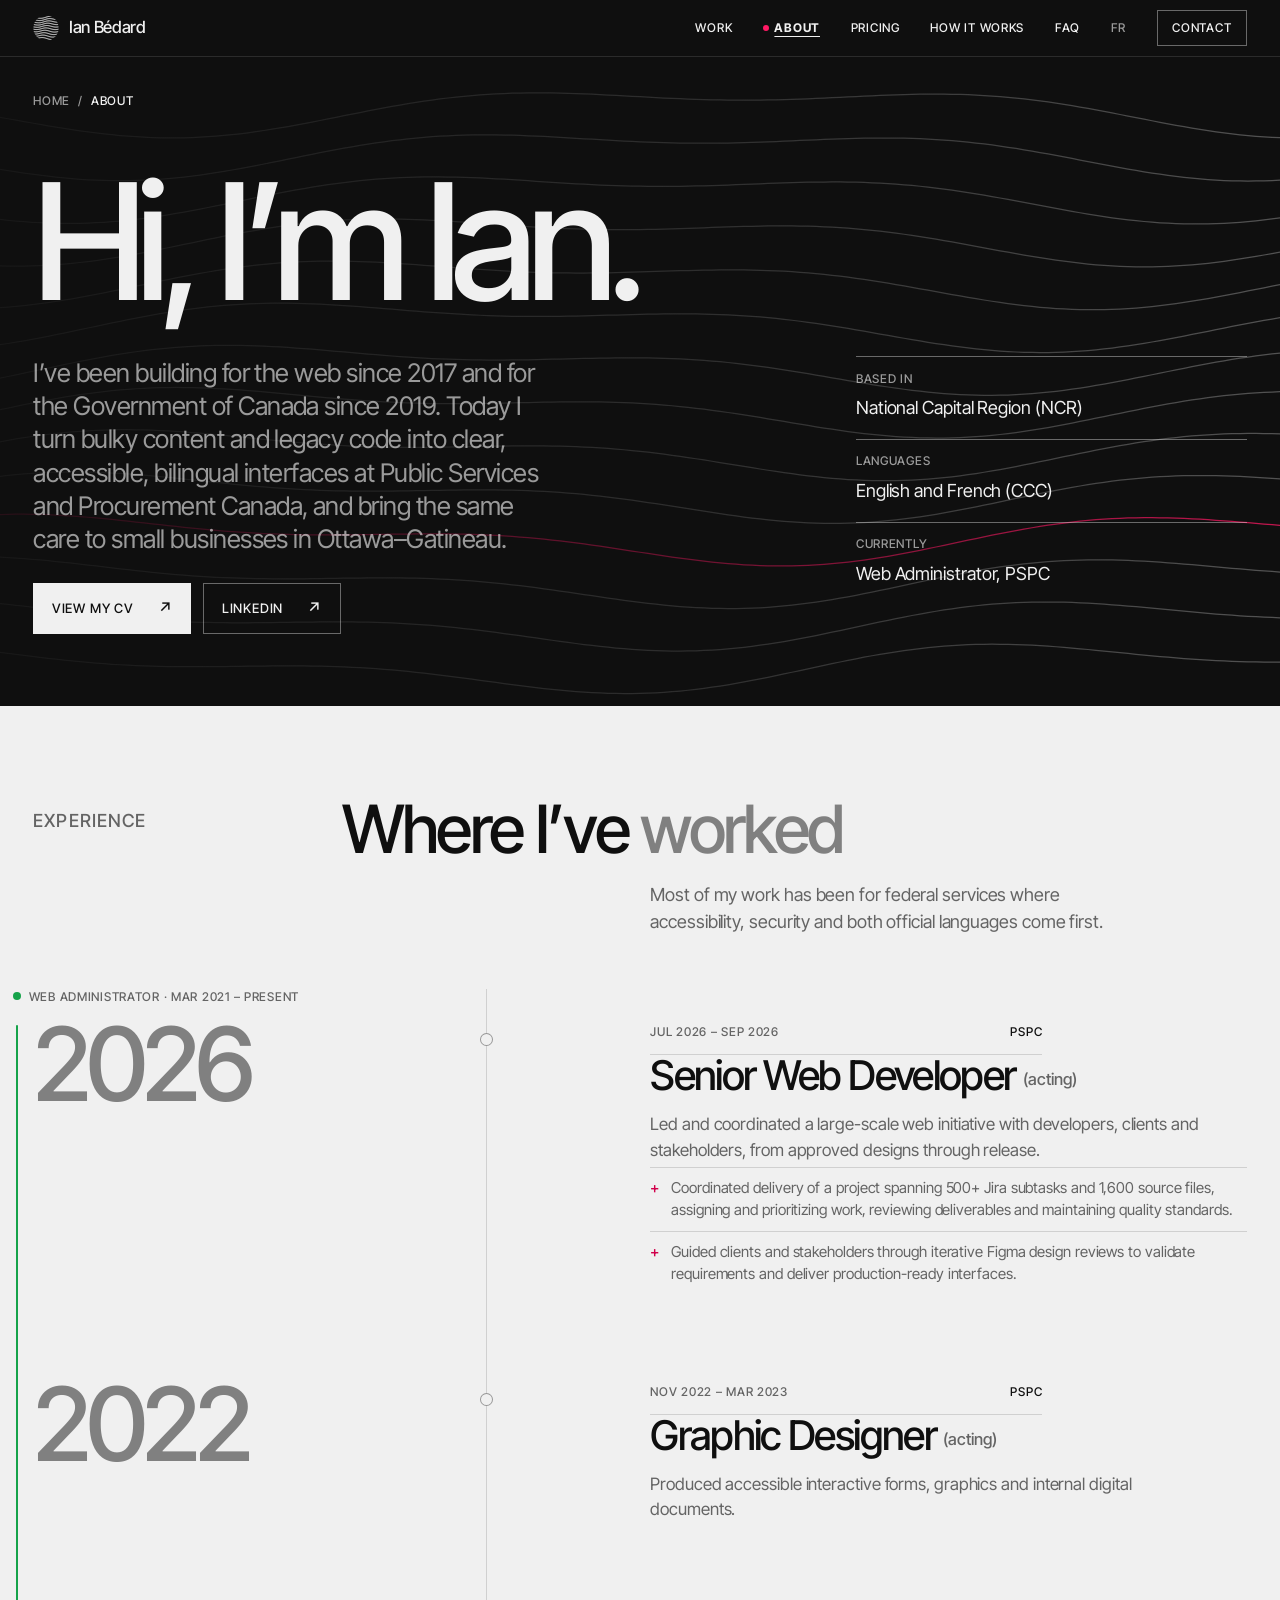
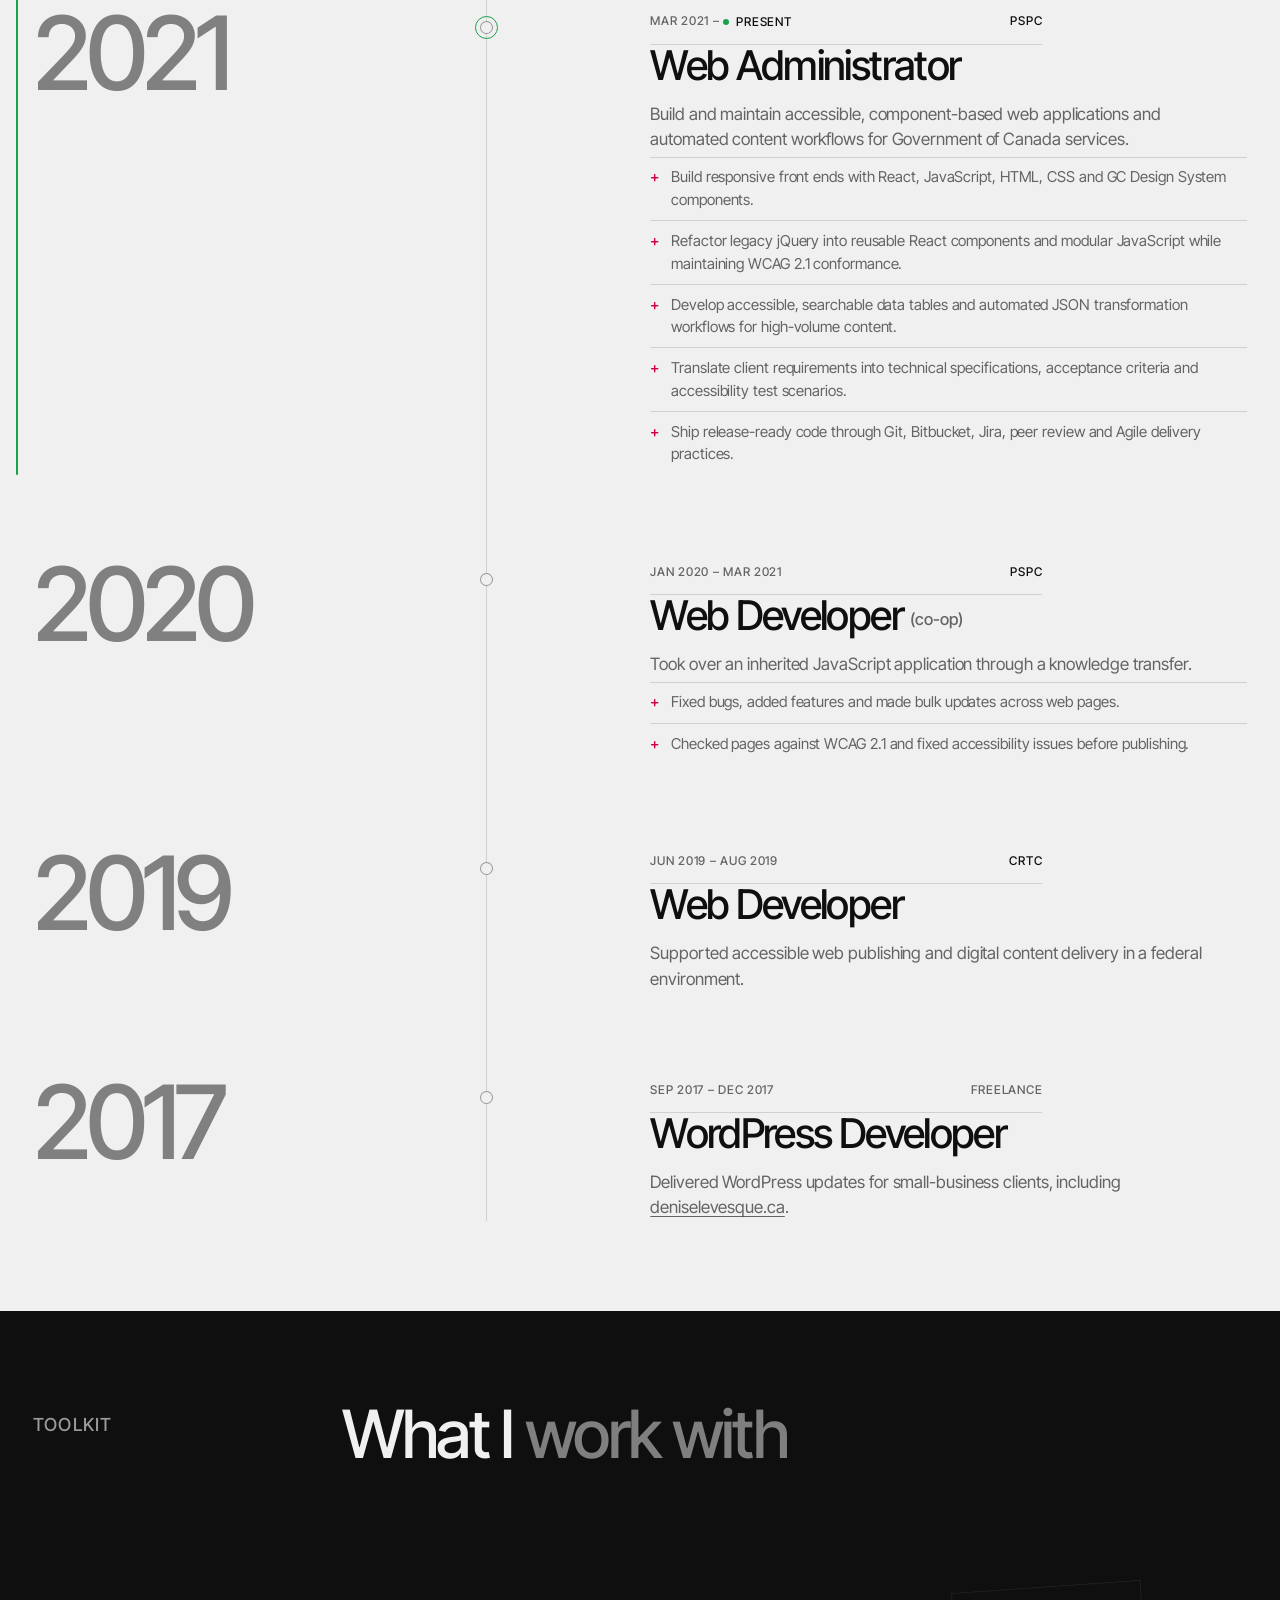
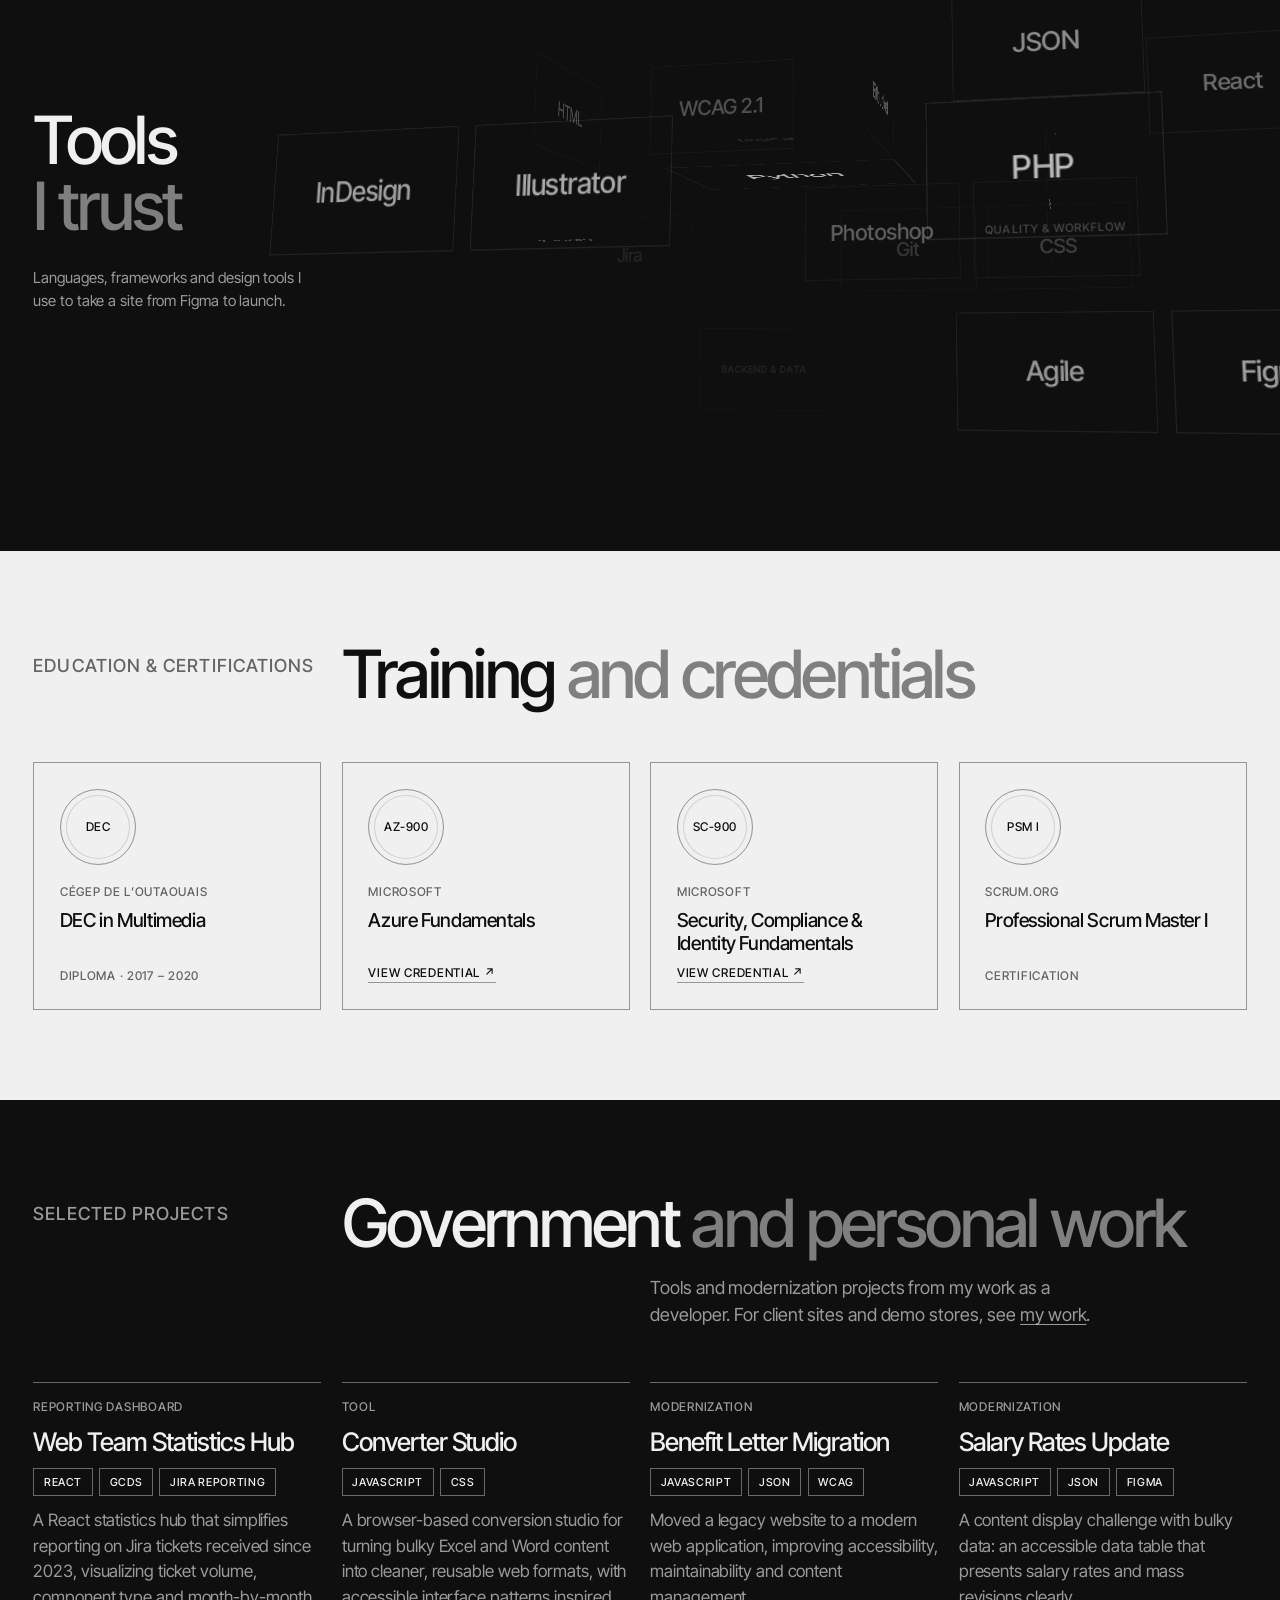
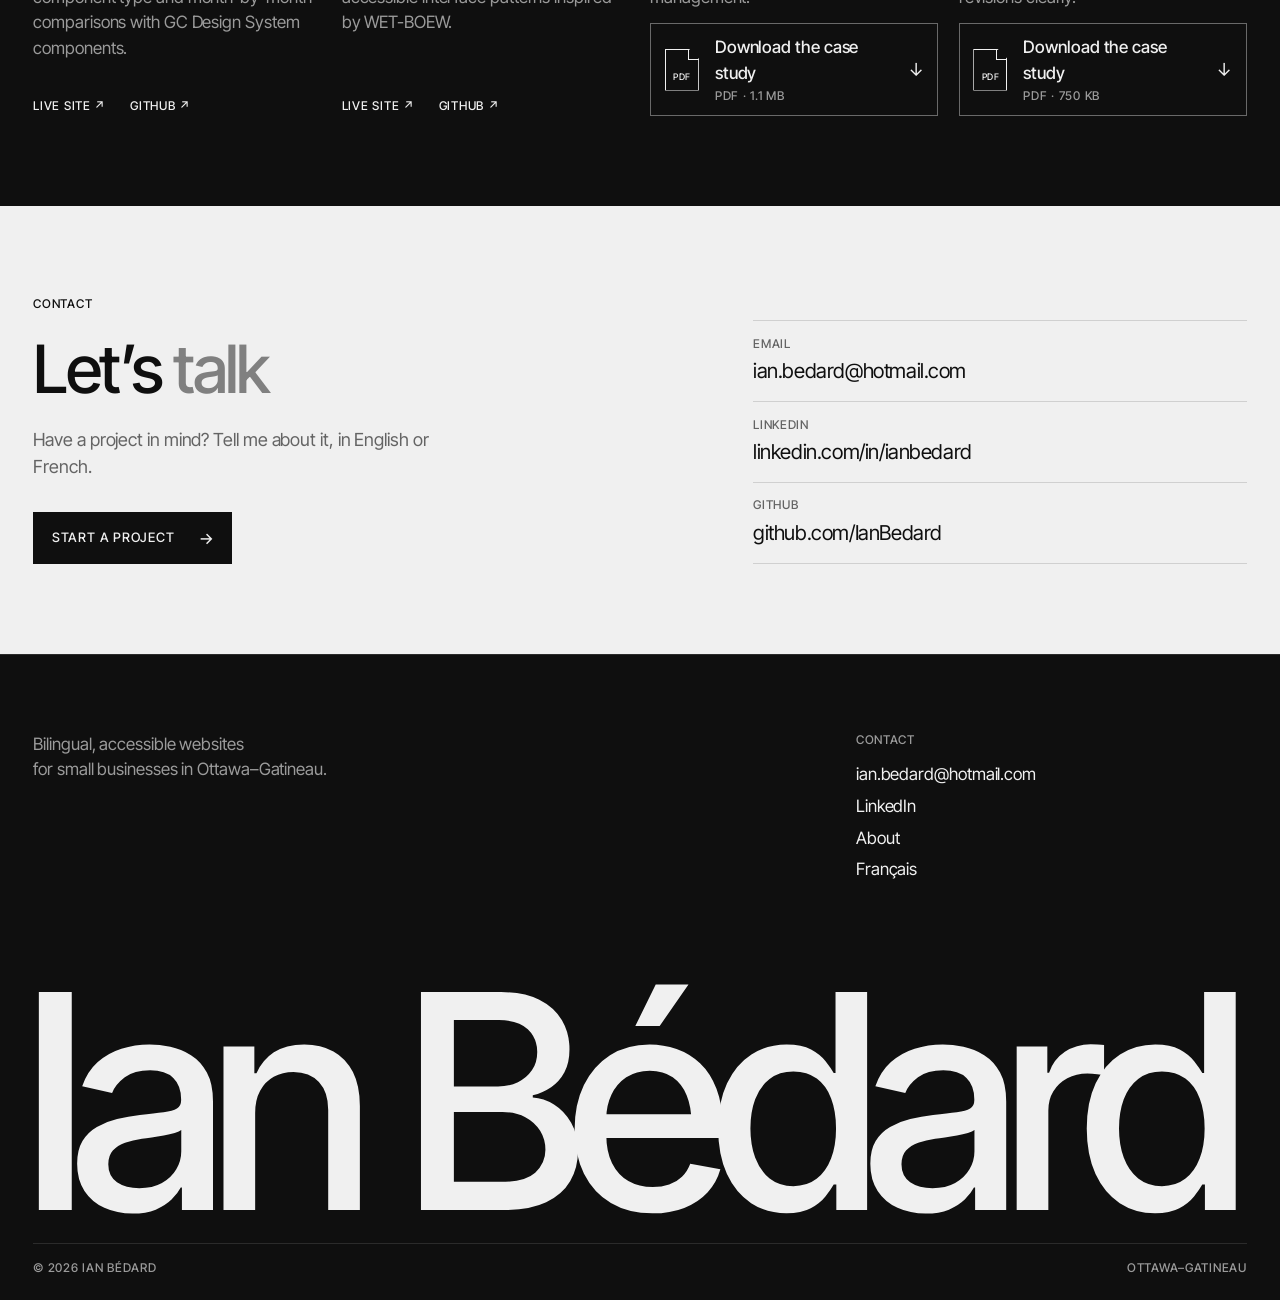
<file: about.html>
<!doctype html>
<html lang="en">
<head>
  <meta charset="utf-8">
  <meta name="viewport" content="width=device-width, initial-scale=1">
  <title>About | Ian Bédard</title>
  <meta name="description" content="Ian Bédard is a web developer in the National Capital Region (NCR) who has built accessible, bilingual Government of Canada websites since 2019. Experience, toolkit and selected projects.">
  <meta name="theme-color" content="#0f0f0f">
  <link rel="alternate" hreflang="en" href="about.html">
  <link rel="alternate" hreflang="fr" href="fr/a-propos.html">
  <link rel="icon" href="assets/img/favicon.svg" type="image/svg+xml">
  <link rel="preconnect" href="https://fonts.googleapis.com">
  <link rel="preconnect" href="https://fonts.gstatic.com" crossorigin>
  <link rel="stylesheet" href="https://fonts.googleapis.com/css2?family=Inter+Tight:wght@400;500&display=swap">
  <link rel="stylesheet" href="assets/css/style.css">
</head>
<body>
  <a class="skip-link" href="#main">Skip to main content</a>

  <header class="navbar">
    <div class="container navbar-inner">
      <a class="logo" href="index.html"><img class="logo-mark" src="assets/img/logo-mark.svg" alt="" width="26" height="26">Ian Bédard</a>
      <button class="nav-toggle" type="button" aria-expanded="false" aria-controls="site-nav">Menu</button>
      <nav id="site-nav" class="site-nav" aria-label="Main">
        <ul>
          <li><a href="index.html#work">Work</a></li>
          <li><a class="nav-about" href="about.html" aria-current="page">About</a></li>
          <li><a href="index.html#pricing">Pricing</a></li>
          <li><a href="index.html#process">How it works</a></li>
          <li><a href="index.html#faq">FAQ</a></li>
          <li><a class="lang-switch" href="fr/a-propos.html" lang="fr" hreflang="fr">FR</a></li>
          <li><a class="nav-cta" href="index.html#contact">Contact</a></li>
        </ul>
      </nav>
    </div>
  </header>

  <main id="main">
    <!-- Intro -->
    <section class="case-hero about-hero dark" aria-labelledby="about-title">
      <div class="container">
        <nav class="breadcrumbs caption" aria-label="Breadcrumb">
          <a href="index.html">Home</a> / <span aria-current="page">About</span>
        </nav>
        <h1 id="about-title" class="reveal">Hi, I’m Ian.</h1>
        <div class="about-intro grid">
          <p class="lead reveal">I’ve been building for the web since 2017 and for the Government of Canada since 2019. <span class="dim">Today I turn bulky content and legacy code into clear, accessible, bilingual interfaces at Public Services and Procurement Canada, and bring the same care to small businesses in Ottawa–Gatineau.</span></p>
          <dl class="case-meta reveal">
            <div><dt>Based in</dt><dd>National Capital Region (NCR)</dd></div>
            <div><dt>Languages</dt><dd>English and French (CCC)</dd></div>
            <div><dt>Currently</dt><dd>Web Administrator, PSPC</dd></div>
          </dl>
          <div class="btn-row reveal">
            <a class="btn btn-primary" href="assets/docs/ian-bedard-cv.pdf" target="_blank" rel="noopener">View my CV<span class="visually-hidden"> (PDF, opens in a new tab)</span></a>
            <a class="btn btn-outline" href="https://www.linkedin.com/in/ianbedard/" target="_blank" rel="noopener">LinkedIn<span class="visually-hidden"> (opens in a new tab)</span></a>
          </div>
        </div>
      </div>
    </section>

    <!-- Experience -->
    <section class="light" id="experience" aria-labelledby="experience-title">
      <div class="container">
        <div class="section-head grid reveal">
          <p class="eyebrow caption">Experience</p>
          <h2 id="experience-title">Where I’ve <span class="dim">worked</span></h2>
          <p>Most of my work has been for federal services where accessibility, security and both official languages come first.</p>
        </div>
        <div class="timeline">
          <ol class="tl-list">
            <li class="tl-group">
              <p class="tl-group-label caption"><span>Web Administrator · Mar 2021 – Present</span></p>
              <ol class="tl-list">
            <li class="tl-item">
              <div class="tl-year" aria-hidden="true">2026</div>
              <span class="tl-node" aria-hidden="true"></span>
              <div class="tl-card">
                <p class="tl-meta caption"><span>Jul 2026 – Sep 2026</span><abbr title="Public Services and Procurement Canada">PSPC</abbr></p>
                <h3>Senior Web Developer <span class="tl-acting">(acting)</span></h3>
                <p>Led and coordinated a large-scale web initiative with developers, clients and stakeholders, from approved designs through release.</p>
                <ul class="feature-list">
                  <li>Coordinated delivery of a project spanning 500+ Jira subtasks and 1,600 source files, assigning and prioritizing work, reviewing deliverables and maintaining quality standards.</li>
                  <li>Guided clients and stakeholders through iterative Figma design reviews to validate requirements and deliver production-ready interfaces.</li>
                </ul>
              </div>
            </li>
            <li class="tl-item">
              <div class="tl-year" aria-hidden="true">2022</div>
              <span class="tl-node" aria-hidden="true"></span>
              <div class="tl-card">
                <p class="tl-meta caption"><span>Nov 2022 – Mar 2023</span><abbr title="Public Services and Procurement Canada">PSPC</abbr></p>
                <h3>Graphic Designer <span class="tl-acting">(acting)</span></h3>
                <p>Produced accessible interactive forms, graphics and internal digital documents.</p>
              </div>
            </li>
            <li class="tl-item is-current">
              <div class="tl-year" aria-hidden="true">2021</div>
              <span class="tl-node" aria-hidden="true"></span>
              <div class="tl-card">
                <p class="tl-meta caption"><span>Mar 2021 – <span class="tl-now">Present</span></span><abbr title="Public Services and Procurement Canada">PSPC</abbr></p>
                <h3>Web Administrator</h3>
                <p>Build and maintain accessible, component-based web applications and automated content workflows for Government of Canada services.</p>
                <ul class="feature-list">
                  <li>Build responsive front ends with React, JavaScript, HTML, CSS and GC Design System components.</li>
                  <li>Refactor legacy jQuery into reusable React components and modular JavaScript while maintaining WCAG 2.1 conformance.</li>
                  <li>Develop accessible, searchable data tables and automated JSON transformation workflows for high-volume content.</li>
                  <li>Translate client requirements into technical specifications, acceptance criteria and accessibility test scenarios.</li>
                  <li>Ship release-ready code through Git, Bitbucket, Jira, peer review and Agile delivery practices.</li>
                </ul>
              </div>
            </li>
              </ol>
            </li>
            <li class="tl-item">
              <div class="tl-year" aria-hidden="true">2020</div>
              <span class="tl-node" aria-hidden="true"></span>
              <div class="tl-card">
                <p class="tl-meta caption"><span>Jan 2020 – Mar 2021</span><abbr title="Public Services and Procurement Canada">PSPC</abbr></p>
                <h3>Web Developer <span class="tl-acting">(co-op)</span></h3>
                <p>Took over an inherited JavaScript application through a knowledge transfer.</p>
                <ul class="feature-list">
                  <li>Fixed bugs, added features and made bulk updates across web pages.</li>
                  <li>Checked pages against WCAG 2.1 and fixed accessibility issues before publishing.</li>
                </ul>
              </div>
            </li>
            <li class="tl-item">
              <div class="tl-year" aria-hidden="true">2019</div>
              <span class="tl-node" aria-hidden="true"></span>
              <div class="tl-card">
                <p class="tl-meta caption"><span>Jun 2019 – Aug 2019</span><abbr title="Canadian Radio-television and Telecommunications Commission">CRTC</abbr></p>
                <h3>Web Developer</h3>
                <p>Supported accessible web publishing and digital content delivery in a federal environment.</p>
              </div>
            </li>
            <li class="tl-item">
              <div class="tl-year" aria-hidden="true">2017</div>
              <span class="tl-node" aria-hidden="true"></span>
              <div class="tl-card">
                <p class="tl-meta caption"><span>Sep 2017 – Dec 2017</span><span>Freelance</span></p>
                <h3>WordPress Developer</h3>
                <p>Delivered WordPress updates for small-business clients, including <a href="work/denise-levesque.html">deniselevesque.ca</a>.</p>
              </div>
            </li>
          </ol>
        </div>
      </div>
    </section>

    <!-- Toolkit -->
    <section class="dark toolkit" id="toolkit" aria-labelledby="toolkit-title">
      <div class="container">
        <div class="section-head grid reveal">
          <p class="eyebrow caption">Toolkit</p>
          <h2 id="toolkit-title">What I <span class="dim">work with</span></h2>
        </div>
        <ul class="toolkit-list">
          <li><h3 class="caption">Frontend</h3><ul><li>JavaScript</li><li>React</li><li>HTML</li><li>CSS</li><li>jQuery</li></ul></li>
          <li><h3 class="caption">Backend &amp; data</h3><ul><li>Node.js</li><li>Python</li><li>PHP</li><li>SQL</li><li>JSON</li></ul></li>
          <li><h3 class="caption">Quality &amp; workflow</h3><ul><li>WCAG 2.1</li><li>Git</li><li>Bitbucket</li><li>Jira</li><li>Agile</li></ul></li>
          <li><h3 class="caption">Design</h3><ul><li>Figma</li><li>Photoshop</li><li>Illustrator</li><li>InDesign</li></ul></li>
        </ul>
        <div class="toolkit-stage" aria-hidden="true">
          <div class="toolkit-copy">
            <p class="toolkit-word">Tools</p>
            <p class="toolkit-word toolkit-word-dim">I trust</p>
            <p class="toolkit-caption">Languages, frameworks and design tools I use to take a site from Figma to launch.</p>
          </div>
          <div class="toolkit-globe"></div>
        </div>
      </div>
    </section>

    <!-- Training -->
    <section class="light" id="training" aria-labelledby="training-title">
      <div class="container">
        <div class="section-head grid reveal">
          <p class="eyebrow caption">Education &amp; certifications</p>
          <h2 id="training-title">Training <span class="dim">and credentials</span></h2>
        </div>
        <ul class="creds">
          <li class="cred reveal">
            <span class="cred-seal">DEC</span>
            <p class="cred-issuer caption" lang="fr">Cégep de l’Outaouais</p>
            <h3>DEC in Multimedia</h3>
            <p class="cred-foot caption">Diploma · 2017 – 2020</p>
          </li>
          <li class="cred reveal">
            <span class="cred-seal">AZ-900</span>
            <p class="cred-issuer caption">Microsoft</p>
            <h3>Azure Fundamentals</h3>
            <a class="cred-foot caption" href="https://learn.microsoft.com/en-us/users/ianbedard-9945/credentials/ad87234f10b04123" target="_blank" rel="noopener">View credential ↗<span class="visually-hidden"> (opens in a new tab)</span></a>
          </li>
          <li class="cred reveal">
            <span class="cred-seal">SC-900</span>
            <p class="cred-issuer caption">Microsoft</p>
            <h3>Security, Compliance &amp; Identity Fundamentals</h3>
            <a class="cred-foot caption" href="https://learn.microsoft.com/en-us/users/ianbedard-9945/credentials/45089290fb382960" target="_blank" rel="noopener">View credential ↗<span class="visually-hidden"> (opens in a new tab)</span></a>
          </li>
          <li class="cred reveal">
            <span class="cred-seal">PSM I</span>
            <p class="cred-issuer caption">Scrum.org</p>
            <h3>Professional Scrum Master I</h3>
            <p class="cred-foot caption">Certification</p>
          </li>
        </ul>
      </div>
    </section>

    <!-- Projects -->
    <section class="dark" id="projects" aria-labelledby="projects-title">
      <div class="container">
        <div class="section-head grid reveal">
          <p class="eyebrow caption">Selected projects</p>
          <h2 id="projects-title">Government <span class="dim">and personal work</span></h2>
          <p>Tools and modernization projects from my work as a developer. For client sites and demo stores, see <a href="index.html#work">my work</a>.</p>
        </div>
        <div class="work-list projects-4">
          <article class="project reveal">
            <div class="work-body">
              <div class="work-top caption"><span>Reporting dashboard</span></div>
              <h3>Web Team Statistics Hub</h3>
              <div class="badges"><span class="badge">React</span><span class="badge">GCDS</span><span class="badge">Jira reporting</span></div>
              <p>A React statistics hub that simplifies reporting on Jira tickets received since 2023, visualizing ticket volume, component type and month-by-month comparisons with GC Design System components.</p>
              <div class="work-links">
                <a class="more" href="https://webteam-statsboard.netlify.app/" target="_blank" rel="noopener">Live site ↗<span class="visually-hidden"> (opens in a new tab)</span></a>
                <a class="more" href="https://github.com/IanBedard/webteam-statsboard" target="_blank" rel="noopener">GitHub ↗<span class="visually-hidden"> (opens in a new tab)</span></a>
              </div>
            </div>
          </article>
          <article class="project reveal">
            <div class="work-body">
              <div class="work-top caption"><span>Tool</span></div>
              <h3>Converter Studio</h3>
              <div class="badges"><span class="badge">JavaScript</span><span class="badge">CSS</span></div>
              <p>A browser-based conversion studio for turning bulky Excel and Word content into cleaner, reusable web formats, with accessible interface patterns inspired by WET-BOEW.</p>
              <div class="work-links">
                <a class="more" href="https://converter-studio.netlify.app/" target="_blank" rel="noopener">Live site ↗<span class="visually-hidden"> (opens in a new tab)</span></a>
                <a class="more" href="https://github.com/IanBedard/Converter-Studio" target="_blank" rel="noopener">GitHub ↗<span class="visually-hidden"> (opens in a new tab)</span></a>
              </div>
            </div>
          </article>
          <article class="project reveal">
            <div class="work-body">
              <div class="work-top caption"><span>Modernization</span></div>
              <h3>Benefit Letter Migration</h3>
              <div class="badges"><span class="badge">JavaScript</span><span class="badge">JSON</span><span class="badge">WCAG</span></div>
              <p>Moved a legacy website to a modern web application, improving accessibility, maintainability and content management.</p>
              <a class="doc-link" href="assets/docs/benefit-letter-modernization.pdf" download>
                <span class="doc-icon" aria-hidden="true">PDF</span>
                <span class="doc-text"><b>Download the case study</b><span class="caption">PDF · 1.1 MB</span></span>
                <span class="doc-arrow" aria-hidden="true">↓</span>
              </a>
            </div>
          </article>
          <article class="project reveal">
            <div class="work-body">
              <div class="work-top caption"><span>Modernization</span></div>
              <h3>Salary Rates Update</h3>
              <div class="badges"><span class="badge">JavaScript</span><span class="badge">JSON</span><span class="badge">Figma</span></div>
              <p>A content display challenge with bulky data: an accessible data table that presents salary rates and mass revisions clearly.</p>
              <a class="doc-link" href="assets/docs/salary-rates-modernization.pdf" download>
                <span class="doc-icon" aria-hidden="true">PDF</span>
                <span class="doc-text"><b>Download the case study</b><span class="caption">PDF · 750 KB</span></span>
                <span class="doc-arrow" aria-hidden="true">↓</span>
              </a>
            </div>
          </article>
        </div>
      </div>
    </section>

    <!-- Contact -->
    <section class="light" id="contact" aria-labelledby="contact-title">
      <div class="container contact-grid">
        <div class="contact-intro reveal">
          <p class="eyebrow caption">Contact</p>
          <h2 id="contact-title">Let’s <span class="dim">talk</span></h2>
          <p>Have a project in mind? Tell me about it, in English or French.</p>
          <div class="btn-row">
            <a class="btn btn-primary" href="index.html#contact">Start a project</a>
          </div>
        </div>
        <ul class="contact-links reveal">
          <li><span class="caption muted">Email</span><a href="mailto:ian.bedard@hotmail.com">ian.bedard@hotmail.com</a></li>
          <li><span class="caption muted">LinkedIn</span><a href="https://www.linkedin.com/in/ianbedard/" target="_blank" rel="noopener">linkedin.com/in/ianbedard<span class="visually-hidden"> (opens in a new tab)</span></a></li>
          <li><span class="caption muted">GitHub</span><a href="https://github.com/IanBedard" target="_blank" rel="noopener">github.com/IanBedard<span class="visually-hidden"> (opens in a new tab)</span></a></li>
        </ul>
      </div>
    </section>
  </main>

  <footer class="footer">
    <div class="container">
      <div class="footer-grid grid">
        <div>
          <a class="logo" href="index.html"><img class="logo-mark" src="assets/img/logo-mark.svg" alt="" width="26" height="26">Ian Bédard</a>
          <p>Bilingual, accessible websites<br>for small businesses in Ottawa–Gatineau.</p>
        </div>
        <div>
          <div class="footer-title caption">Contact</div>
          <ul>
            <li><a href="mailto:ian.bedard@hotmail.com">ian.bedard@hotmail.com</a></li>
            <li><a href="https://www.linkedin.com/in/ianbedard/" target="_blank" rel="noopener">LinkedIn<span class="visually-hidden"> (opens in a new tab)</span></a></li>
            <li><a href="about.html">About</a></li>
            <li><a href="fr/a-propos.html" lang="fr" hreflang="fr">Français</a></li>
          </ul>
        </div>
      </div>
      <p class="wordmark" aria-hidden="true">Ian Bédard</p>
      <div class="footer-bottom caption"><span>© <span id="year">2026</span> Ian Bédard</span><span>Ottawa–Gatineau</span></div>
    </div>
  </footer>

  <script src="assets/js/main.js"></script>
</body>
</html>
</file>
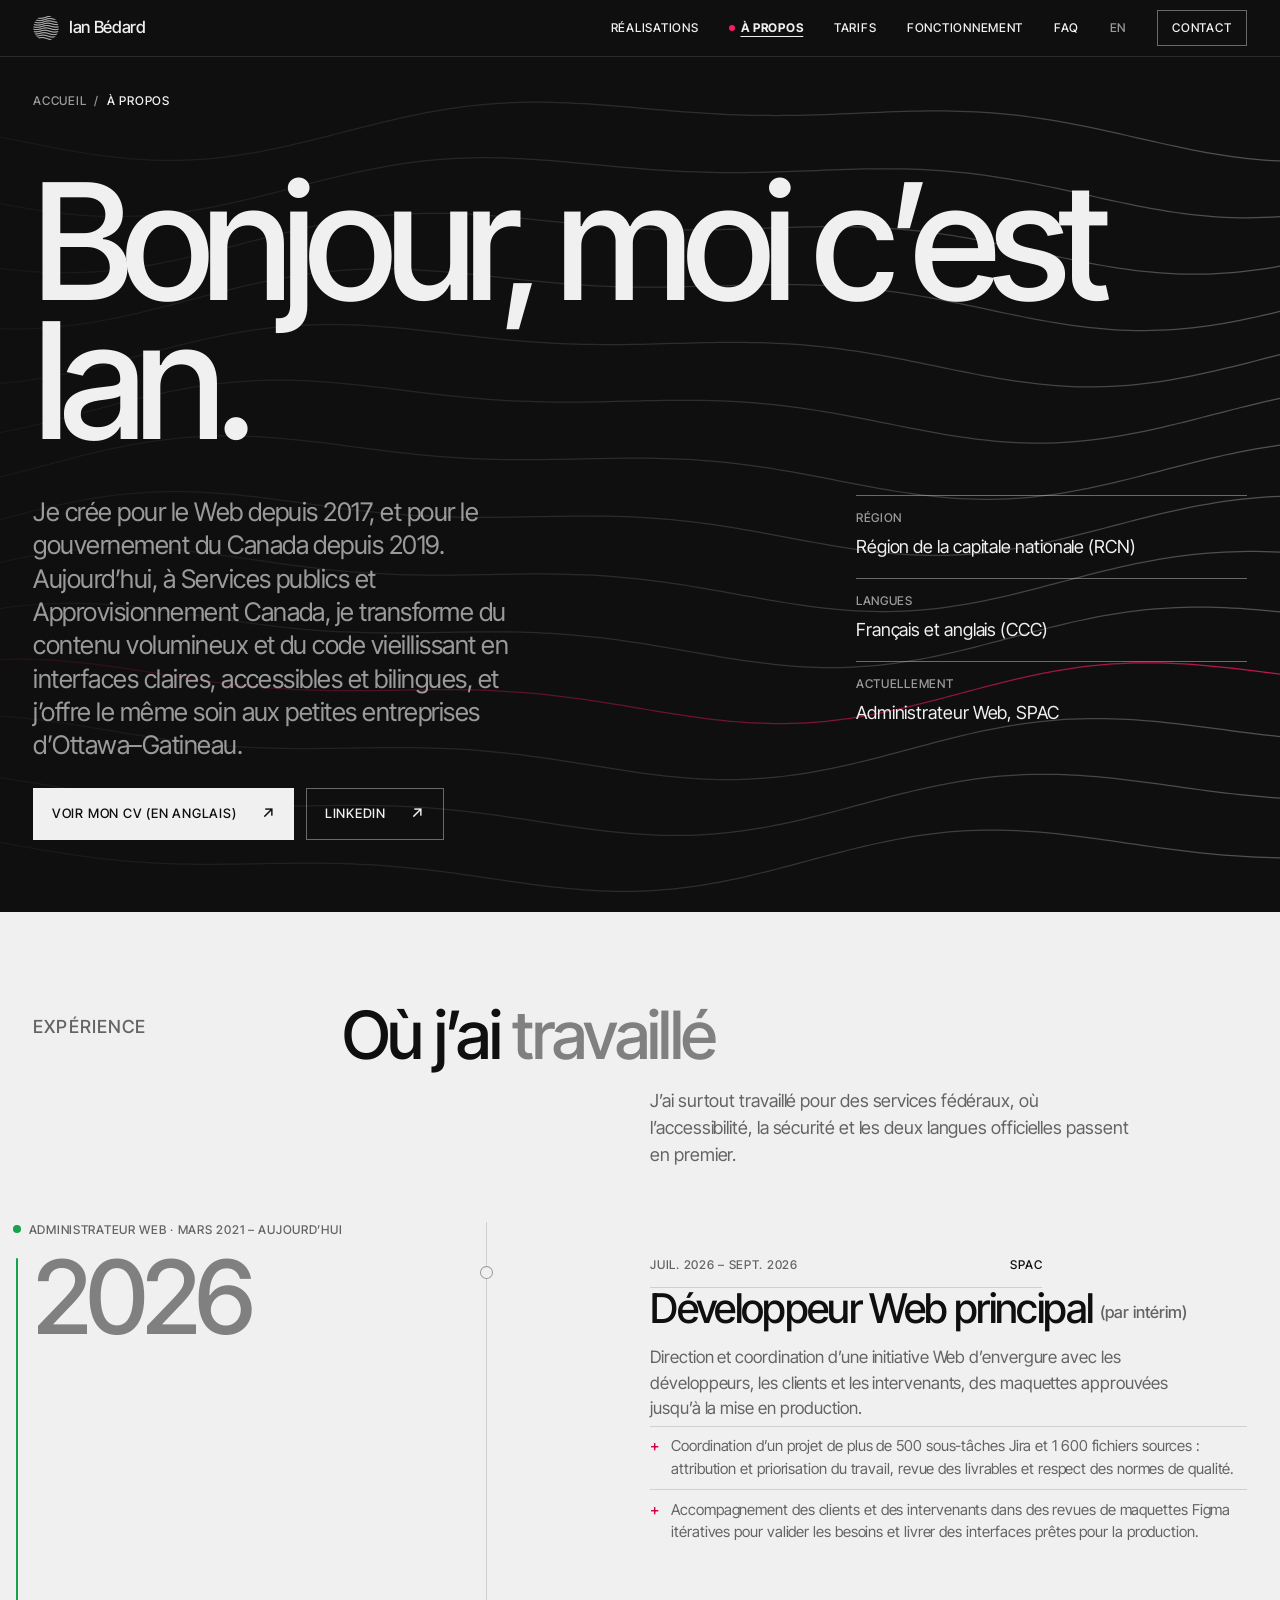
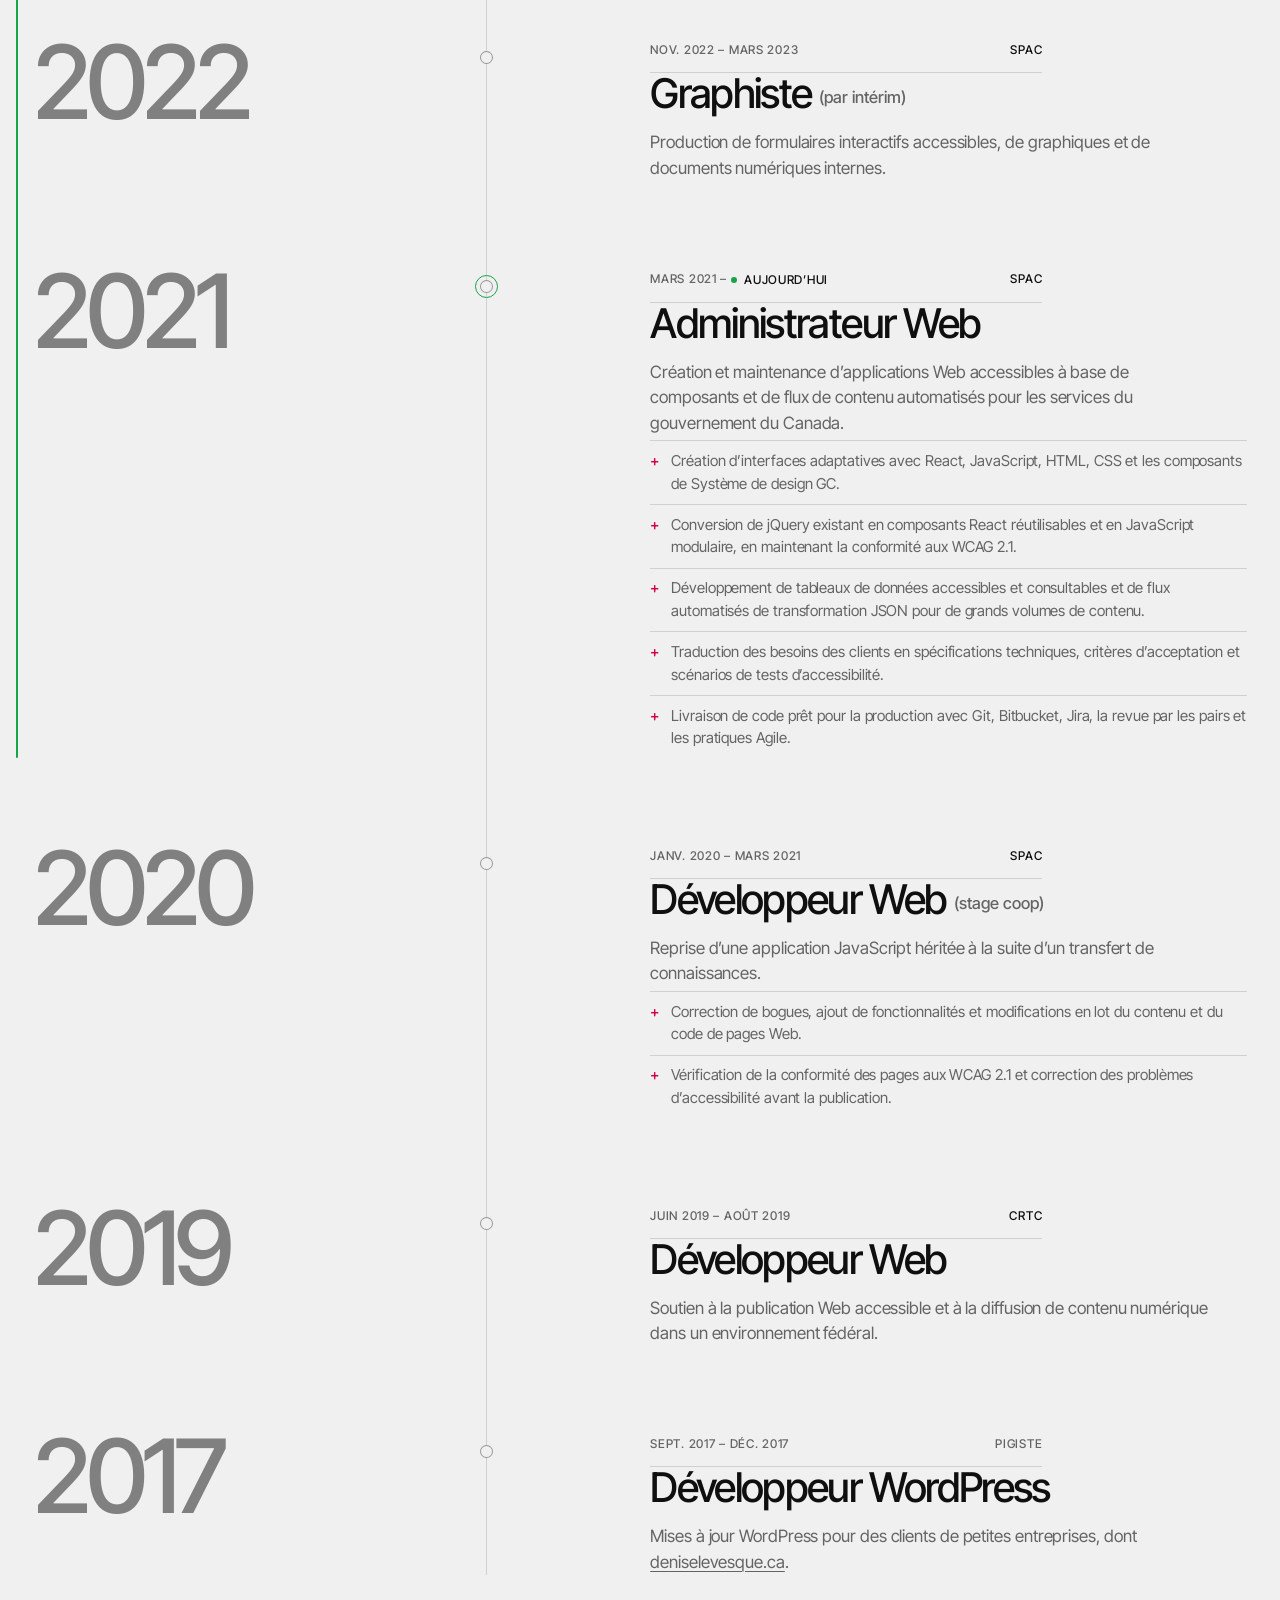
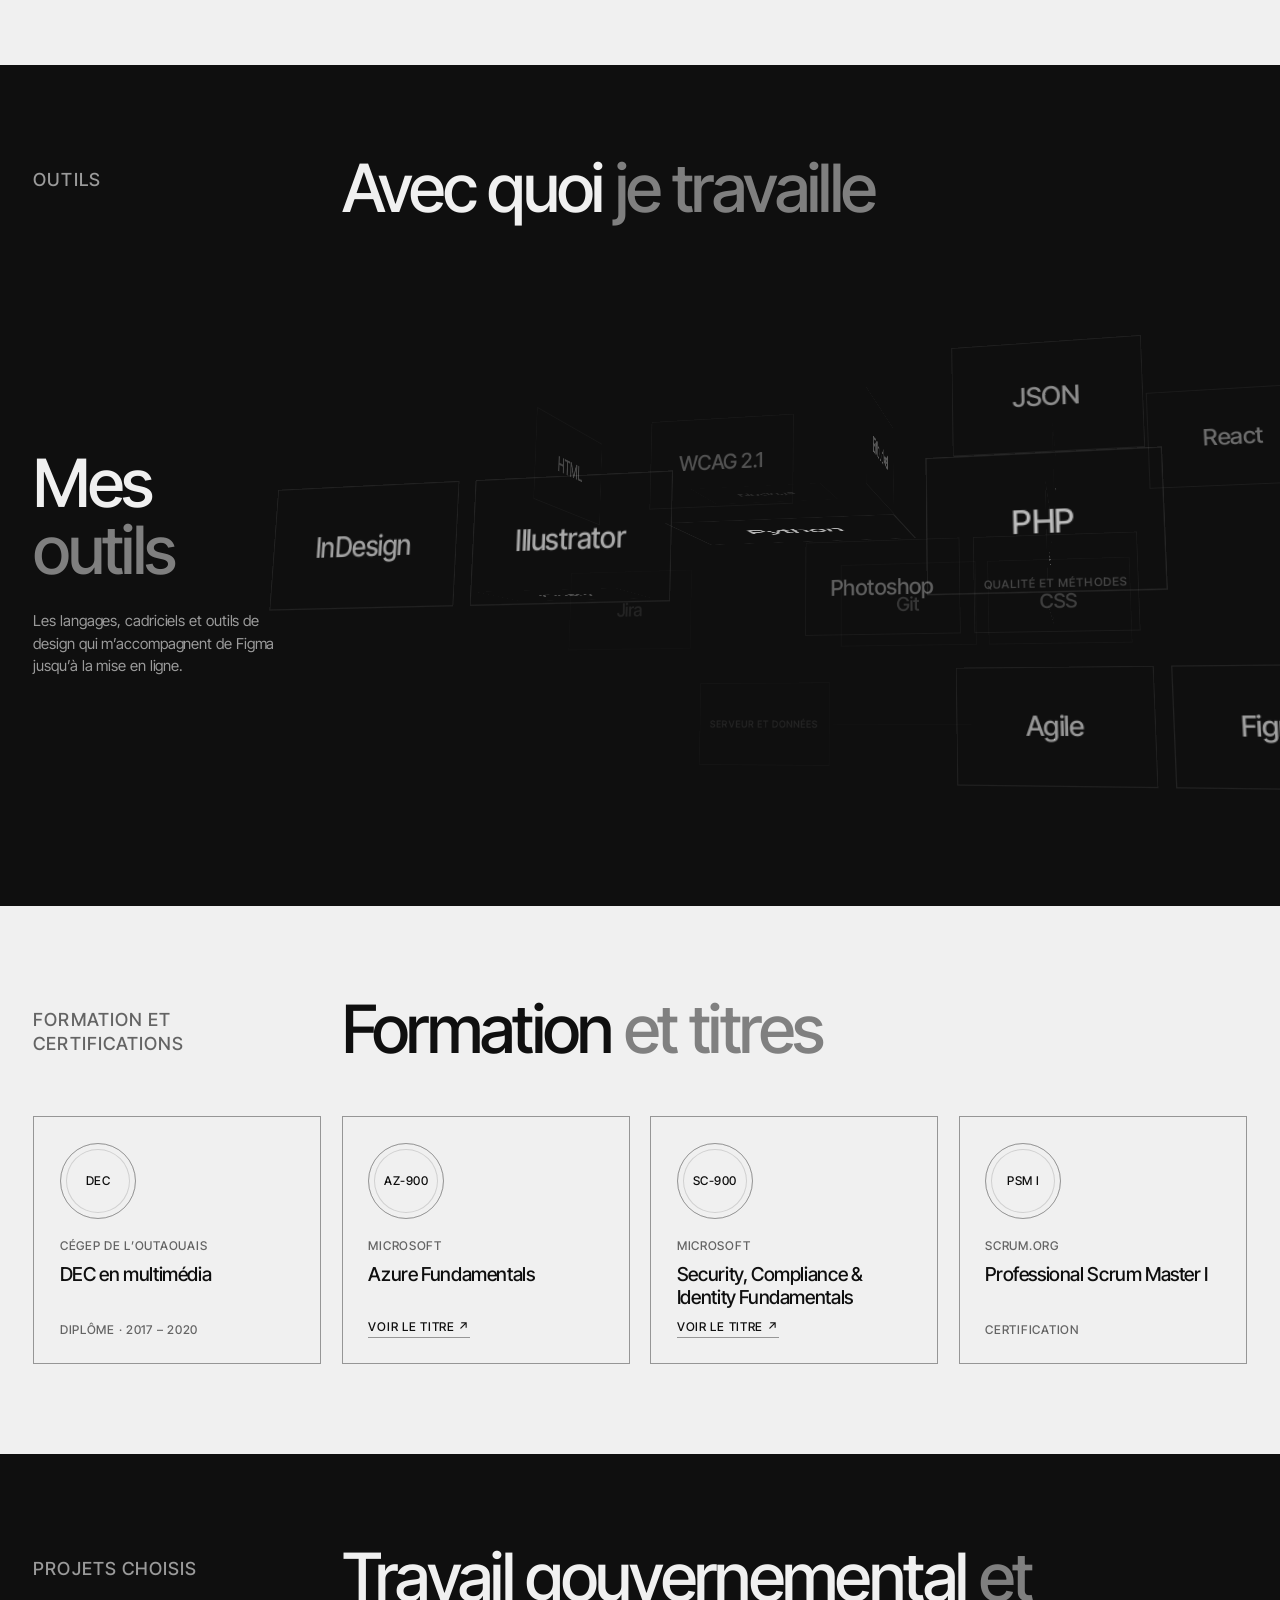
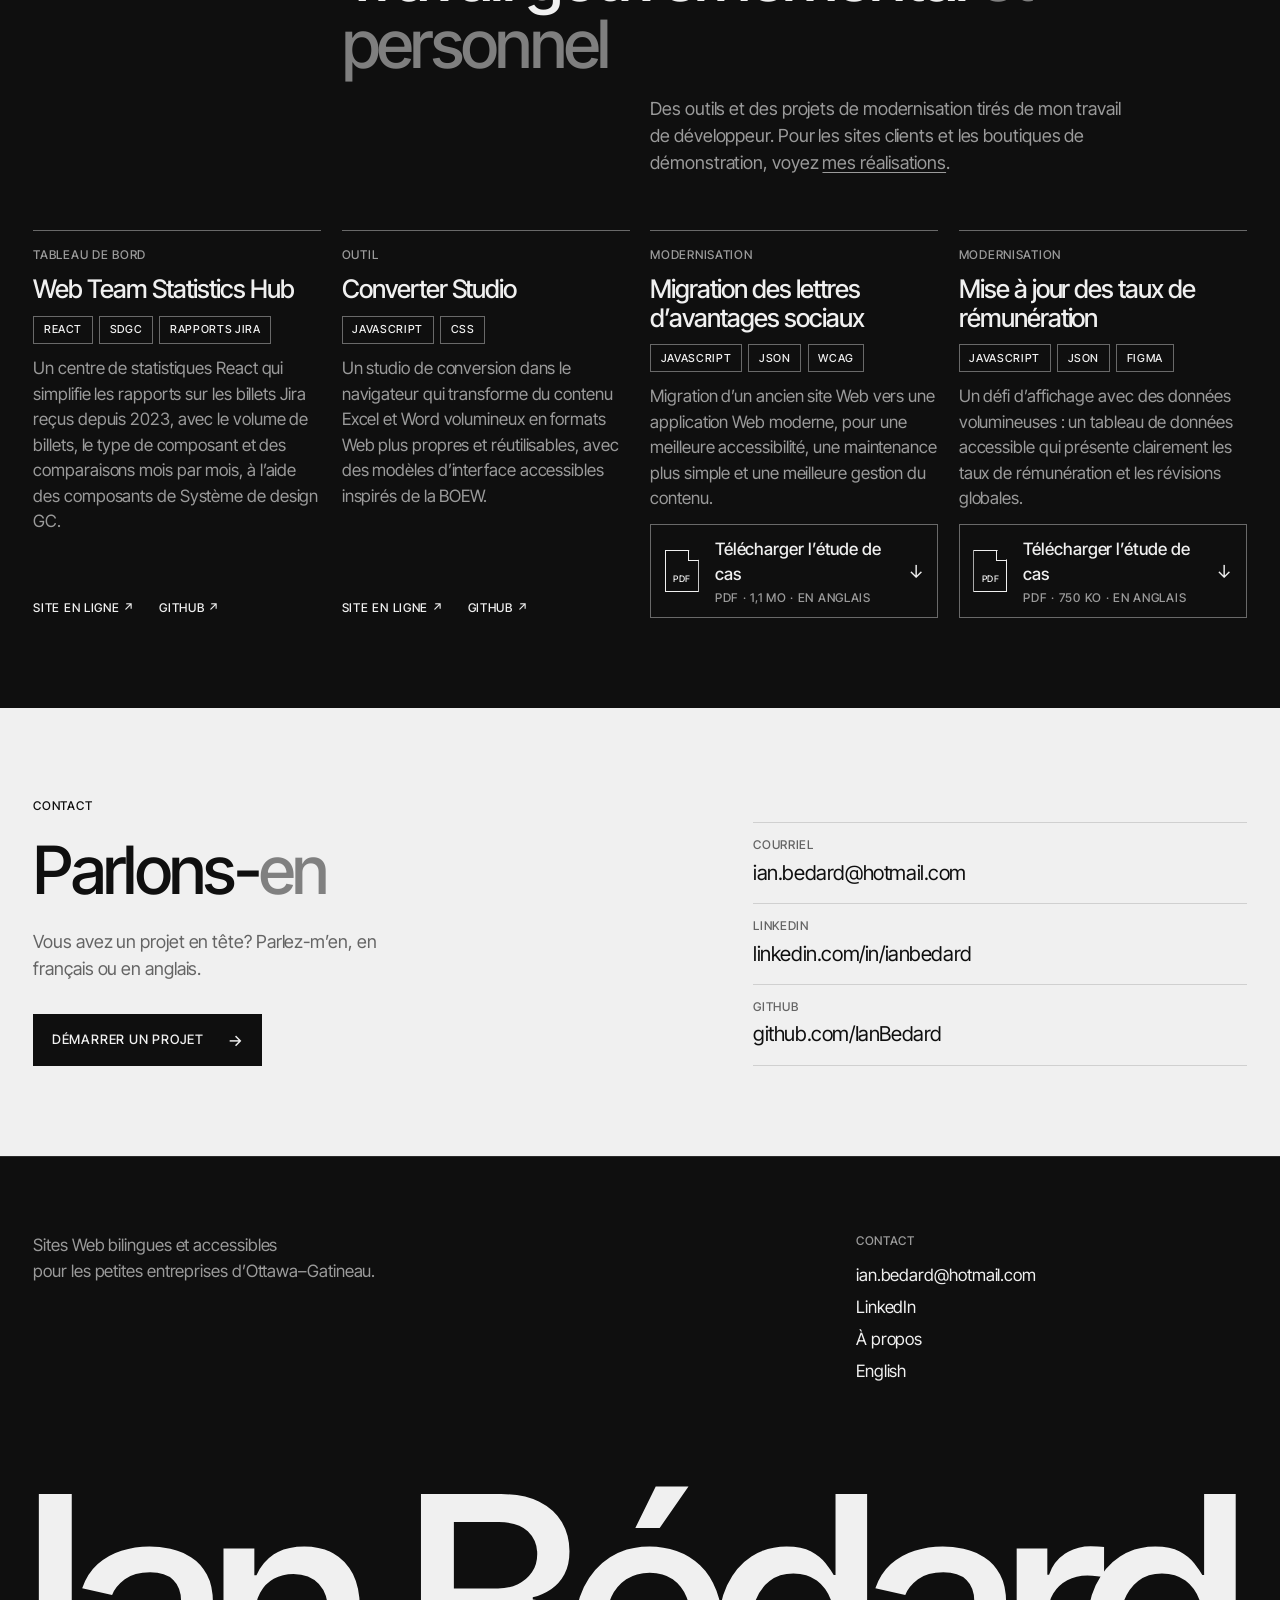
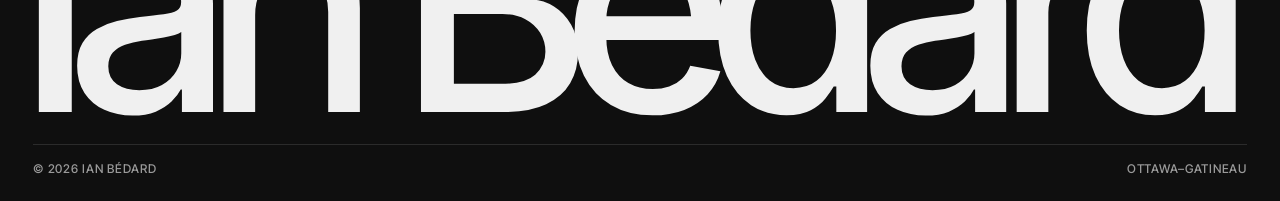
<file: fr/a-propos.html>
<!doctype html>
<html lang="fr">
<head>
  <meta charset="utf-8">
  <meta name="viewport" content="width=device-width, initial-scale=1">
  <title>À propos | Ian Bédard</title>
  <meta name="description" content="Ian Bédard est un développeur Web de la région de la capitale nationale (RCN) qui crée des sites bilingues et accessibles pour le gouvernement du Canada depuis 2019. Expérience, outils et projets choisis.">
  <meta name="theme-color" content="#0f0f0f">
  <link rel="alternate" hreflang="en" href="../about.html">
  <link rel="alternate" hreflang="fr" href="a-propos.html">
  <link rel="icon" href="../assets/img/favicon.svg" type="image/svg+xml">
  <link rel="preconnect" href="https://fonts.googleapis.com">
  <link rel="preconnect" href="https://fonts.gstatic.com" crossorigin>
  <link rel="stylesheet" href="https://fonts.googleapis.com/css2?family=Inter+Tight:wght@400;500&display=swap">
  <link rel="stylesheet" href="../assets/css/style.css">
</head>
<body>
  <a class="skip-link" href="#main">Passer au contenu principal</a>

  <header class="navbar">
    <div class="container navbar-inner">
      <a class="logo" href="index.html"><img class="logo-mark" src="../assets/img/logo-mark.svg" alt="" width="26" height="26">Ian Bédard</a>
      <button class="nav-toggle" type="button" aria-expanded="false" aria-controls="site-nav">Menu</button>
      <nav id="site-nav" class="site-nav" aria-label="Principal">
        <ul>
          <li><a href="index.html#realisations">Réalisations</a></li>
          <li><a class="nav-about" href="a-propos.html" aria-current="page">À propos</a></li>
          <li><a href="index.html#tarifs">Tarifs</a></li>
          <li><a href="index.html#processus">Fonctionnement</a></li>
          <li><a href="index.html#faq">FAQ</a></li>
          <li><a class="lang-switch" href="../about.html" lang="en" hreflang="en">EN</a></li>
          <li><a class="nav-cta" href="index.html#contact">Contact</a></li>
        </ul>
      </nav>
    </div>
  </header>

  <main id="main">
    <!-- Introduction -->
    <section class="case-hero about-hero dark" aria-labelledby="about-title">
      <div class="container">
        <nav class="breadcrumbs caption" aria-label="Fil d’Ariane">
          <a href="index.html">Accueil</a> / <span aria-current="page">À propos</span>
        </nav>
        <h1 id="about-title" class="reveal">Bonjour, moi c’est Ian.</h1>
        <div class="about-intro grid">
          <p class="lead reveal">Je crée pour le Web depuis 2017, et pour le gouvernement du Canada depuis 2019. <span class="dim">Aujourd’hui, à Services publics et Approvisionnement Canada, je transforme du contenu volumineux et du code vieillissant en interfaces claires, accessibles et bilingues, et j’offre le même soin aux petites entreprises d’Ottawa–Gatineau.</span></p>
          <dl class="case-meta reveal">
            <div><dt>Région</dt><dd>Région de la capitale nationale (RCN)</dd></div>
            <div><dt>Langues</dt><dd>Français et anglais (CCC)</dd></div>
            <div><dt>Actuellement</dt><dd>Administrateur Web, SPAC</dd></div>
          </dl>
          <div class="btn-row reveal">
            <a class="btn btn-primary" href="../assets/docs/ian-bedard-cv.pdf" target="_blank" rel="noopener" hreflang="en">Voir mon CV (en anglais)<span class="visually-hidden"> (PDF, s’ouvre dans un nouvel onglet)</span></a>
            <a class="btn btn-outline" href="https://www.linkedin.com/in/ianbedard/" target="_blank" rel="noopener">LinkedIn<span class="visually-hidden"> (s’ouvre dans un nouvel onglet)</span></a>
          </div>
        </div>
      </div>
    </section>

    <!-- Expérience -->
    <section class="light" id="experience" aria-labelledby="experience-title">
      <div class="container">
        <div class="section-head grid reveal">
          <p class="eyebrow caption">Expérience</p>
          <h2 id="experience-title">Où j’ai <span class="dim">travaillé</span></h2>
          <p>J’ai surtout travaillé pour des services fédéraux, où l’accessibilité, la sécurité et les deux langues officielles passent en premier.</p>
        </div>
        <div class="timeline">
          <ol class="tl-list">
            <li class="tl-group">
              <p class="tl-group-label caption"><span>Administrateur Web · mars 2021 – aujourd’hui</span></p>
              <ol class="tl-list">
            <li class="tl-item">
              <div class="tl-year" aria-hidden="true">2026</div>
              <span class="tl-node" aria-hidden="true"></span>
              <div class="tl-card">
                <p class="tl-meta caption"><span>Juil. 2026 – sept. 2026</span><abbr title="Services publics et Approvisionnement Canada">SPAC</abbr></p>
                <h3>Développeur Web principal <span class="tl-acting">(par intérim)</span></h3>
                <p>Direction et coordination d’une initiative Web d’envergure avec les développeurs, les clients et les intervenants, des maquettes approuvées jusqu’à la mise en production.</p>
                <ul class="feature-list">
                  <li>Coordination d’un projet de plus de 500 sous-tâches Jira et 1 600 fichiers sources : attribution et priorisation du travail, revue des livrables et respect des normes de qualité.</li>
                  <li>Accompagnement des clients et des intervenants dans des revues de maquettes Figma itératives pour valider les besoins et livrer des interfaces prêtes pour la production.</li>
                </ul>
              </div>
            </li>
            <li class="tl-item">
              <div class="tl-year" aria-hidden="true">2022</div>
              <span class="tl-node" aria-hidden="true"></span>
              <div class="tl-card">
                <p class="tl-meta caption"><span>Nov. 2022 – mars 2023</span><abbr title="Services publics et Approvisionnement Canada">SPAC</abbr></p>
                <h3>Graphiste <span class="tl-acting">(par intérim)</span></h3>
                <p>Production de formulaires interactifs accessibles, de graphiques et de documents numériques internes.</p>
              </div>
            </li>
            <li class="tl-item is-current">
              <div class="tl-year" aria-hidden="true">2021</div>
              <span class="tl-node" aria-hidden="true"></span>
              <div class="tl-card">
                <p class="tl-meta caption"><span>Mars 2021 – <span class="tl-now">aujourd’hui</span></span><abbr title="Services publics et Approvisionnement Canada">SPAC</abbr></p>
                <h3>Administrateur Web</h3>
                <p>Création et maintenance d’applications Web accessibles à base de composants et de flux de contenu automatisés pour les services du gouvernement du Canada.</p>
                <ul class="feature-list">
                  <li>Création d’interfaces adaptatives avec React, JavaScript, HTML, CSS et les composants de Système de design GC.</li>
                  <li>Conversion de jQuery existant en composants React réutilisables et en JavaScript modulaire, en maintenant la conformité aux WCAG 2.1.</li>
                  <li>Développement de tableaux de données accessibles et consultables et de flux automatisés de transformation JSON pour de grands volumes de contenu.</li>
                  <li>Traduction des besoins des clients en spécifications techniques, critères d’acceptation et scénarios de tests d’accessibilité.</li>
                  <li>Livraison de code prêt pour la production avec Git, Bitbucket, Jira, la revue par les pairs et les pratiques Agile.</li>
                </ul>
              </div>
            </li>
              </ol>
            </li>
            <li class="tl-item">
              <div class="tl-year" aria-hidden="true">2020</div>
              <span class="tl-node" aria-hidden="true"></span>
              <div class="tl-card">
                <p class="tl-meta caption"><span>Janv. 2020 – mars 2021</span><abbr title="Services publics et Approvisionnement Canada">SPAC</abbr></p>
                <h3>Développeur Web <span class="tl-acting">(stage coop)</span></h3>
                <p>Reprise d’une application JavaScript héritée à la suite d’un transfert de connaissances.</p>
                <ul class="feature-list">
                  <li>Correction de bogues, ajout de fonctionnalités et modifications en lot du contenu et du code de pages Web.</li>
                  <li>Vérification de la conformité des pages aux WCAG 2.1 et correction des problèmes d’accessibilité avant la publication.</li>
                </ul>
              </div>
            </li>
            <li class="tl-item">
              <div class="tl-year" aria-hidden="true">2019</div>
              <span class="tl-node" aria-hidden="true"></span>
              <div class="tl-card">
                <p class="tl-meta caption"><span>Juin 2019 – août 2019</span><abbr title="Conseil de la radiodiffusion et des télécommunications canadiennes">CRTC</abbr></p>
                <h3>Développeur Web</h3>
                <p>Soutien à la publication Web accessible et à la diffusion de contenu numérique dans un environnement fédéral.</p>
              </div>
            </li>
            <li class="tl-item">
              <div class="tl-year" aria-hidden="true">2017</div>
              <span class="tl-node" aria-hidden="true"></span>
              <div class="tl-card">
                <p class="tl-meta caption"><span>Sept. 2017 – déc. 2017</span><span>Pigiste</span></p>
                <h3>Développeur WordPress</h3>
                <p>Mises à jour WordPress pour des clients de petites entreprises, dont <a href="realisations/denise-levesque.html">deniselevesque.ca</a>.</p>
              </div>
            </li>
          </ol>
        </div>
      </div>
    </section>

    <!-- Outils -->
    <section class="dark toolkit" id="outils" aria-labelledby="outils-title">
      <div class="container">
        <div class="section-head grid reveal">
          <p class="eyebrow caption">Outils</p>
          <h2 id="outils-title">Avec quoi <span class="dim">je travaille</span></h2>
        </div>
        <ul class="toolkit-list">
          <li><h3 class="caption">Interface</h3><ul><li>JavaScript</li><li>React</li><li>HTML</li><li>CSS</li><li>jQuery</li></ul></li>
          <li><h3 class="caption">Serveur et données</h3><ul><li>Node.js</li><li>Python</li><li>PHP</li><li>SQL</li><li>JSON</li></ul></li>
          <li><h3 class="caption">Qualité et méthodes</h3><ul><li>WCAG 2.1</li><li>Git</li><li>Bitbucket</li><li>Jira</li><li>Agile</li></ul></li>
          <li><h3 class="caption">Design</h3><ul><li>Figma</li><li>Photoshop</li><li>Illustrator</li><li>InDesign</li></ul></li>
        </ul>
        <div class="toolkit-stage" aria-hidden="true">
          <div class="toolkit-copy">
            <p class="toolkit-word">Mes</p>
            <p class="toolkit-word toolkit-word-dim">outils</p>
            <p class="toolkit-caption">Les langages, cadriciels et outils de design qui m’accompagnent de Figma jusqu’à la mise en ligne.</p>
          </div>
          <div class="toolkit-globe"></div>
        </div>
      </div>
    </section>

    <!-- Formation -->
    <section class="light" id="formation" aria-labelledby="formation-title">
      <div class="container">
        <div class="section-head grid reveal">
          <p class="eyebrow caption">Formation et certifications</p>
          <h2 id="formation-title">Formation <span class="dim">et titres</span></h2>
        </div>
        <ul class="creds">
          <li class="cred reveal">
            <span class="cred-seal">DEC</span>
            <p class="cred-issuer caption">Cégep de l’Outaouais</p>
            <h3>DEC en multimédia</h3>
            <p class="cred-foot caption">Diplôme · 2017 – 2020</p>
          </li>
          <li class="cred reveal">
            <span class="cred-seal">AZ-900</span>
            <p class="cred-issuer caption">Microsoft</p>
            <h3 lang="en">Azure Fundamentals</h3>
            <a class="cred-foot caption" href="https://learn.microsoft.com/fr-ca/users/ianbedard-9945/credentials/ad87234f10b04123" target="_blank" rel="noopener">Voir le titre ↗<span class="visually-hidden"> (s’ouvre dans un nouvel onglet)</span></a>
          </li>
          <li class="cred reveal">
            <span class="cred-seal">SC-900</span>
            <p class="cred-issuer caption">Microsoft</p>
            <h3 lang="en">Security, Compliance &amp; Identity Fundamentals</h3>
            <a class="cred-foot caption" href="https://learn.microsoft.com/fr-ca/users/ianbedard-9945/credentials/45089290fb382960" target="_blank" rel="noopener">Voir le titre ↗<span class="visually-hidden"> (s’ouvre dans un nouvel onglet)</span></a>
          </li>
          <li class="cred reveal">
            <span class="cred-seal">PSM I</span>
            <p class="cred-issuer caption">Scrum.org</p>
            <h3 lang="en">Professional Scrum Master I</h3>
            <p class="cred-foot caption">Certification</p>
          </li>
        </ul>
      </div>
    </section>

    <!-- Projets -->
    <section class="dark" id="projets" aria-labelledby="projets-title">
      <div class="container">
        <div class="section-head grid reveal">
          <p class="eyebrow caption">Projets choisis</p>
          <h2 id="projets-title">Travail gouvernemental <span class="dim">et personnel</span></h2>
          <p>Des outils et des projets de modernisation tirés de mon travail de développeur. Pour les sites clients et les boutiques de démonstration, voyez <a href="index.html#realisations">mes réalisations</a>.</p>
        </div>
        <div class="work-list projects-4">
          <article class="project reveal">
            <div class="work-body">
              <div class="work-top caption"><span>Tableau de bord</span></div>
              <h3 lang="en">Web Team Statistics Hub</h3>
              <div class="badges"><span class="badge">React</span><span class="badge">SDGC</span><span class="badge">Rapports Jira</span></div>
              <p>Un centre de statistiques React qui simplifie les rapports sur les billets Jira reçus depuis 2023, avec le volume de billets, le type de composant et des comparaisons mois par mois, à l’aide des composants de Système de design GC.</p>
              <div class="work-links">
                <a class="more" href="https://webteam-statsboard.netlify.app/" target="_blank" rel="noopener">Site en ligne ↗<span class="visually-hidden"> (s’ouvre dans un nouvel onglet)</span></a>
                <a class="more" href="https://github.com/IanBedard/webteam-statsboard" target="_blank" rel="noopener">GitHub ↗<span class="visually-hidden"> (s’ouvre dans un nouvel onglet)</span></a>
              </div>
            </div>
          </article>
          <article class="project reveal">
            <div class="work-body">
              <div class="work-top caption"><span>Outil</span></div>
              <h3 lang="en">Converter Studio</h3>
              <div class="badges"><span class="badge">JavaScript</span><span class="badge">CSS</span></div>
              <p>Un studio de conversion dans le navigateur qui transforme du contenu Excel et Word volumineux en formats Web plus propres et réutilisables, avec des modèles d’interface accessibles inspirés de la BOEW.</p>
              <div class="work-links">
                <a class="more" href="https://converter-studio.netlify.app/" target="_blank" rel="noopener">Site en ligne ↗<span class="visually-hidden"> (s’ouvre dans un nouvel onglet)</span></a>
                <a class="more" href="https://github.com/IanBedard/Converter-Studio" target="_blank" rel="noopener">GitHub ↗<span class="visually-hidden"> (s’ouvre dans un nouvel onglet)</span></a>
              </div>
            </div>
          </article>
          <article class="project reveal">
            <div class="work-body">
              <div class="work-top caption"><span>Modernisation</span></div>
              <h3>Migration des lettres d’avantages sociaux</h3>
              <div class="badges"><span class="badge">JavaScript</span><span class="badge">JSON</span><span class="badge">WCAG</span></div>
              <p>Migration d’un ancien site Web vers une application Web moderne, pour une meilleure accessibilité, une maintenance plus simple et une meilleure gestion du contenu.</p>
              <a class="doc-link" href="../assets/docs/benefit-letter-modernization.pdf" download hreflang="en">
                <span class="doc-icon" aria-hidden="true">PDF</span>
                <span class="doc-text"><b>Télécharger l’étude de cas</b><span class="caption">PDF · 1,1 Mo · en anglais</span></span>
                <span class="doc-arrow" aria-hidden="true">↓</span>
              </a>
            </div>
          </article>
          <article class="project reveal">
            <div class="work-body">
              <div class="work-top caption"><span>Modernisation</span></div>
              <h3>Mise à jour des taux de rémunération</h3>
              <div class="badges"><span class="badge">JavaScript</span><span class="badge">JSON</span><span class="badge">Figma</span></div>
              <p>Un défi d’affichage avec des données volumineuses : un tableau de données accessible qui présente clairement les taux de rémunération et les révisions globales.</p>
              <a class="doc-link" href="../assets/docs/salary-rates-modernization.pdf" download hreflang="en">
                <span class="doc-icon" aria-hidden="true">PDF</span>
                <span class="doc-text"><b>Télécharger l’étude de cas</b><span class="caption">PDF · 750 Ko · en anglais</span></span>
                <span class="doc-arrow" aria-hidden="true">↓</span>
              </a>
            </div>
          </article>
        </div>
      </div>
    </section>

    <!-- Contact -->
    <section class="light" id="contact" aria-labelledby="contact-title">
      <div class="container contact-grid">
        <div class="contact-intro reveal">
          <p class="eyebrow caption">Contact</p>
          <h2 id="contact-title">Parlons-<span class="dim">en</span></h2>
          <p>Vous avez un projet en tête? Parlez-m’en, en français ou en anglais.</p>
          <div class="btn-row">
            <a class="btn btn-primary" href="index.html#contact">Démarrer un projet</a>
          </div>
        </div>
        <ul class="contact-links reveal">
          <li><span class="caption muted">Courriel</span><a href="mailto:ian.bedard@hotmail.com">ian.bedard@hotmail.com</a></li>
          <li><span class="caption muted">LinkedIn</span><a href="https://www.linkedin.com/in/ianbedard/" target="_blank" rel="noopener">linkedin.com/in/ianbedard<span class="visually-hidden"> (s’ouvre dans un nouvel onglet)</span></a></li>
          <li><span class="caption muted">GitHub</span><a href="https://github.com/IanBedard" target="_blank" rel="noopener">github.com/IanBedard<span class="visually-hidden"> (s’ouvre dans un nouvel onglet)</span></a></li>
        </ul>
      </div>
    </section>
  </main>

  <footer class="footer">
    <div class="container">
      <div class="footer-grid grid">
        <div>
          <a class="logo" href="index.html"><img class="logo-mark" src="../assets/img/logo-mark.svg" alt="" width="26" height="26">Ian Bédard</a>
          <p>Sites Web bilingues et accessibles<br>pour les petites entreprises d’Ottawa–Gatineau.</p>
        </div>
        <div>
          <div class="footer-title caption">Contact</div>
          <ul>
            <li><a href="mailto:ian.bedard@hotmail.com">ian.bedard@hotmail.com</a></li>
            <li><a href="https://www.linkedin.com/in/ianbedard/" target="_blank" rel="noopener">LinkedIn<span class="visually-hidden"> (s’ouvre dans un nouvel onglet)</span></a></li>
            <li><a href="a-propos.html">À propos</a></li>
            <li><a href="../about.html" lang="en" hreflang="en">English</a></li>
          </ul>
        </div>
      </div>
      <p class="wordmark" aria-hidden="true">Ian Bédard</p>
      <div class="footer-bottom caption"><span>© <span id="year">2026</span> Ian Bédard</span><span>Ottawa–Gatineau</span></div>
    </div>
  </footer>

  <script src="../assets/js/main.js"></script>
</body>
</html>
</file>
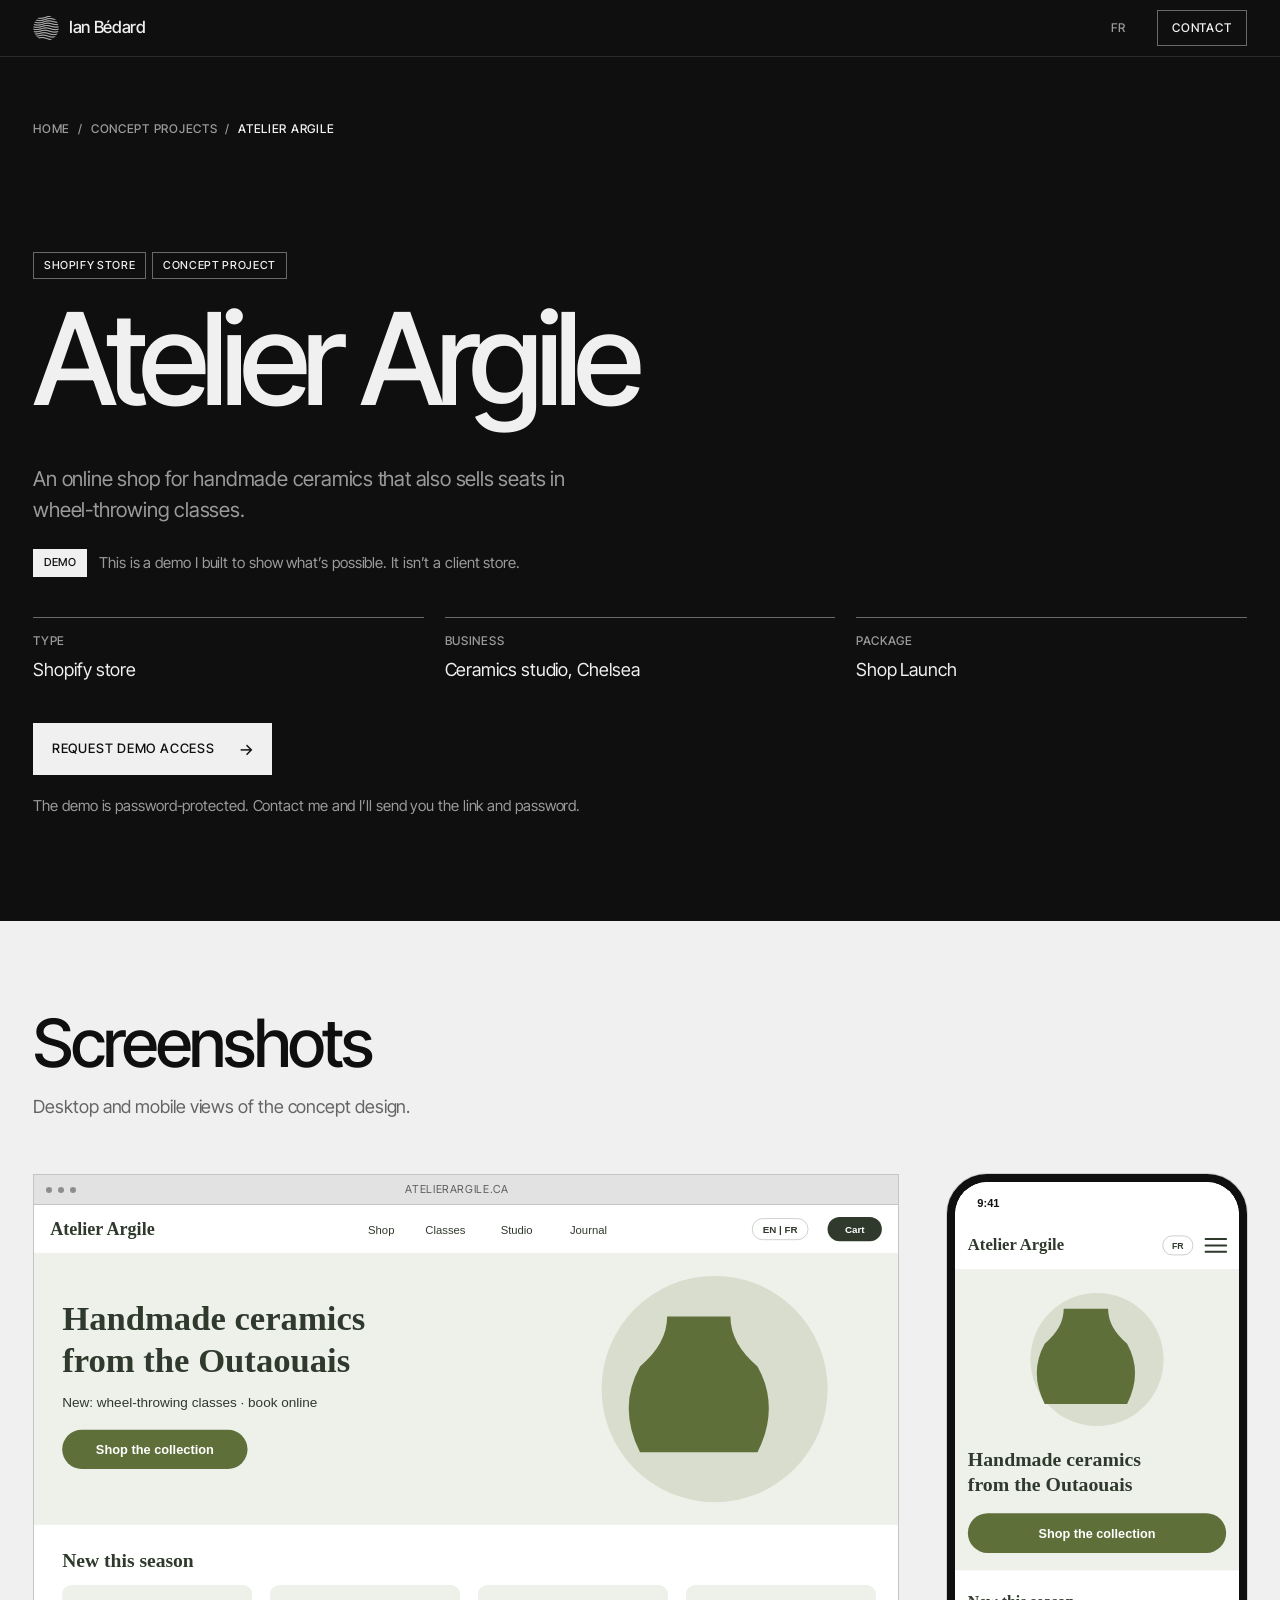
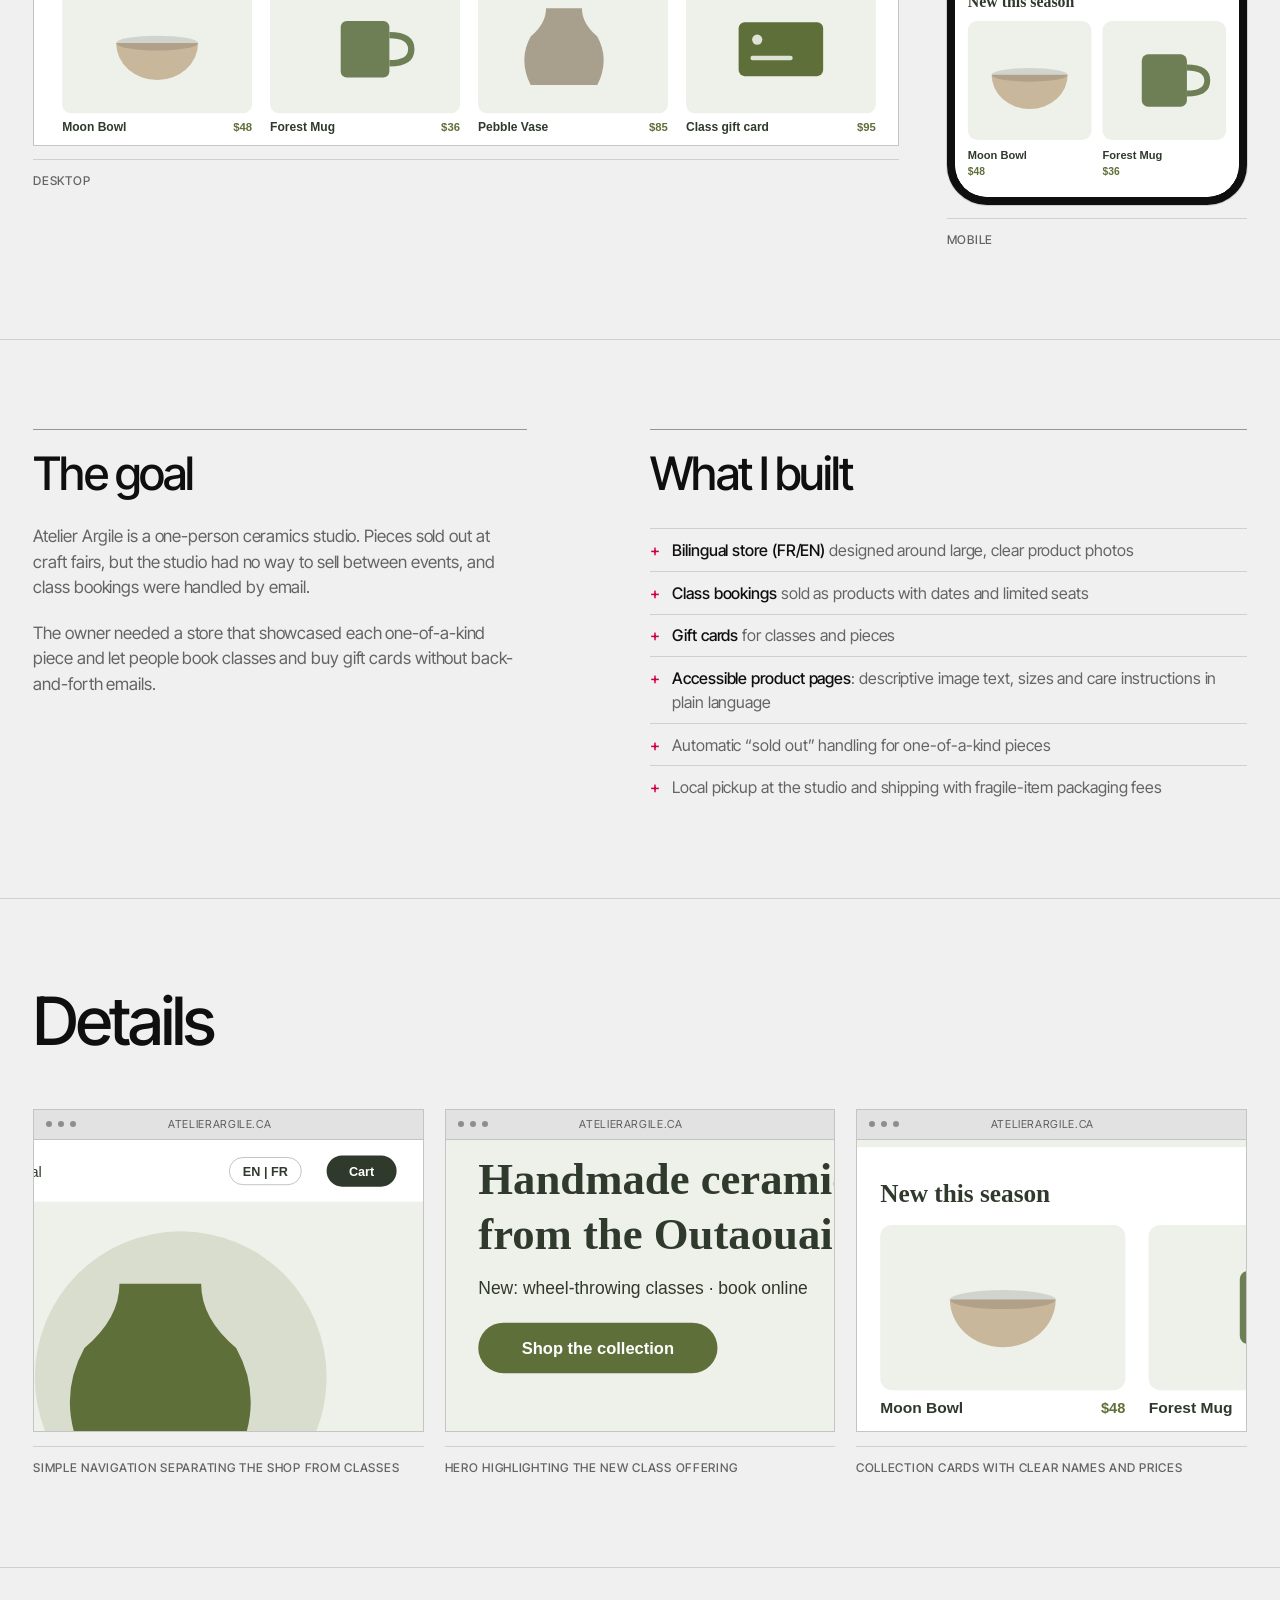
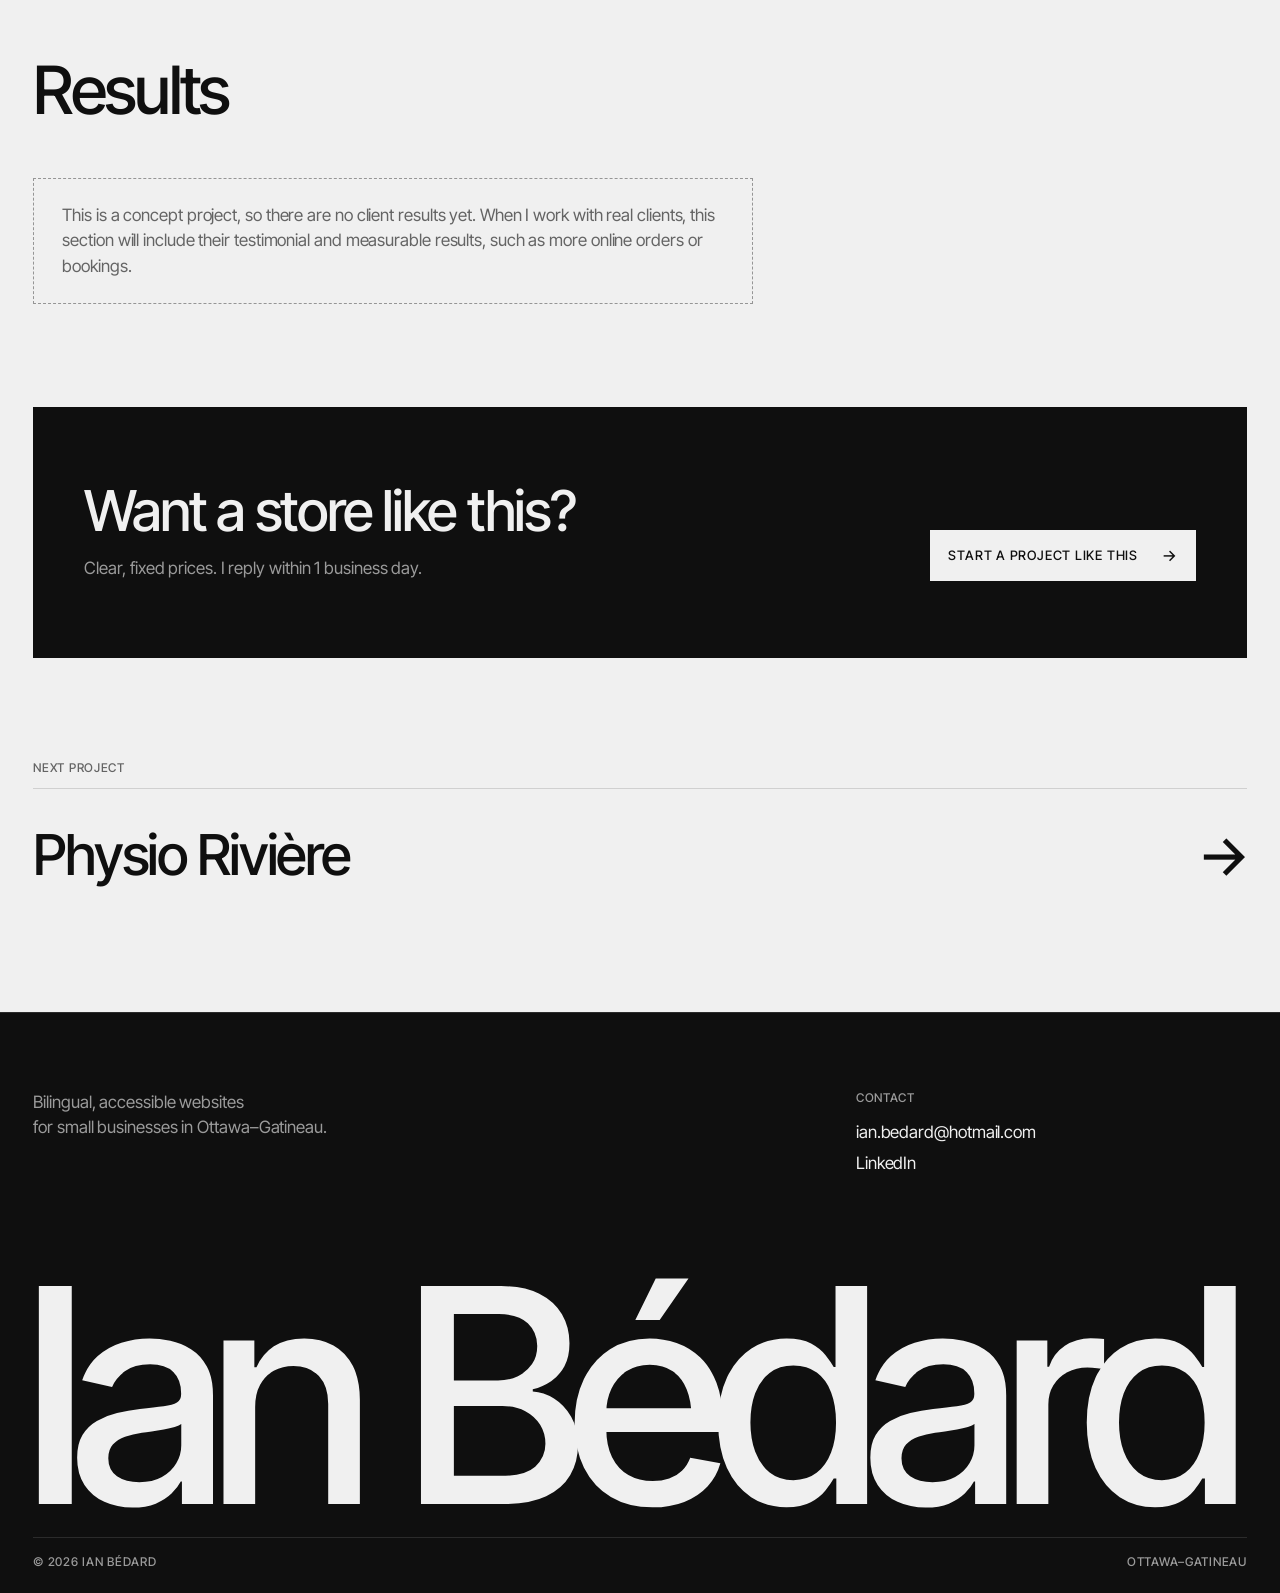
<file: work/atelier-argile.html>
<!doctype html>
<html lang="en">
<head>
  <meta charset="utf-8">
  <meta name="viewport" content="width=device-width, initial-scale=1">
  <title>Atelier Argile: Case study | Ian Bédard</title>
  <meta name="description" content="An online shop for handmade ceramics that also sells seats in wheel-throwing classes.">
  <meta name="theme-color" content="#0f0f0f">
  <link rel="alternate" hreflang="en" href="atelier-argile.html">
  <link rel="alternate" hreflang="fr" href="../fr/realisations/atelier-argile.html">
  <link rel="icon" href="../assets/img/favicon.svg" type="image/svg+xml">
  <link rel="preconnect" href="https://fonts.googleapis.com">
  <link rel="preconnect" href="https://fonts.gstatic.com" crossorigin>
  <link rel="stylesheet" href="https://fonts.googleapis.com/css2?family=Inter+Tight:wght@400;500&display=swap">
  <link rel="stylesheet" href="../assets/css/style.css">
</head>
<body>
  <a class="skip-link" href="#main">Skip to main content</a>

  <header class="navbar">
    <div class="container navbar-inner">
      <a class="logo" href="../index.html"><img class="logo-mark" src="../assets/img/logo-mark.svg" alt="" width="26" height="26">Ian Bédard</a>
      <nav class="site-nav case-nav" aria-label="Main">
        <ul>
          <li><a class="lang-switch" href="../fr/realisations/atelier-argile.html" lang="fr" hreflang="fr">FR</a></li>
          <li><a class="nav-cta" href="../index.html#contact">Contact</a></li>
        </ul>
      </nav>
    </div>
  </header>

  <main id="main">
    <section class="case-hero dark" aria-labelledby="case-title">
      <div class="container">
        <nav class="breadcrumbs caption" aria-label="Breadcrumb">
          <a href="../index.html">Home</a> / <a href="../index.html#concepts">Concept projects</a> / <span aria-current="page">Atelier Argile</span>
        </nav>
        <div class="badges"><span class="badge">Shopify store</span><span class="badge">Concept project</span></div>
        <h1 id="case-title">Atelier Argile</h1>
        <p class="lead">An online shop for handmade ceramics that also sells seats in wheel-throwing classes.</p>
        <p class="concept-note"><span class="badge badge-demo">Demo</span>This is a demo I built to show what’s possible. It isn’t a client store.</p>
        <dl class="case-meta">
          <div><dt>Type</dt><dd>Shopify store</dd></div>
          <div><dt>Business</dt><dd>Ceramics studio, Chelsea</dd></div>
          <div><dt>Package</dt><dd>Shop Launch</dd></div>
        </dl>
        <div class="btn-row">
          <a class="btn btn-primary" href="../index.html#contact">Request demo access</a>
          </div>
          <p class="demo-pass">The demo is password-protected. Contact me and I’ll send you the link and password.</p>
      </div>
    </section>

    <section class="light section-tight" aria-labelledby="explore-title">
      <div class="container">
        <div class="section-head">
          <h2 id="explore-title">Screenshots</h2>
          <p>Desktop and mobile views of the concept design.</p>
        </div>
        <div class="showcase">
          <figure>
            <div class="mockup-browser"><div class="toolbar"><span class="url">atelierargile.ca</span></div><div class="screen"><img src="../assets/img/atelier-argile-desktop.svg" alt="" width="1200" height="716"></div></div>
            <figcaption>Desktop</figcaption>
          </figure>
          <figure class="phone-col">
            <div class="mockup-phone"><div class="screen"><img src="../assets/img/atelier-argile-mobile.svg" alt="" width="366" height="776"></div></div>
            <figcaption>Mobile</figcaption>
          </figure>
        </div>
        
      </div>
    </section>

    <section class="light section-tight">
      <div class="container">
        <div class="split">
          <div class="card"><div class="card-body">
            <h2>The goal</h2>
              <p>Atelier Argile is a one-person ceramics studio. Pieces sold out at craft fairs, but the studio had no way to sell between events, and class bookings were handled by email.</p>
              <p>The owner needed a store that showcased each one-of-a-kind piece and let people book classes and buy gift cards without back-and-forth emails.</p>
          </div></div>
          <div class="card"><div class="card-body">
            <h2>What I built</h2>
            <ul class="feature-list">
                <li><span><b>Bilingual store (FR/EN)</b> designed around large, clear product photos</span></li>
                <li><span><b>Class bookings</b> sold as products with dates and limited seats</span></li>
                <li><span><b>Gift cards</b> for classes and pieces</span></li>
                <li><span><b>Accessible product pages</b>: descriptive image text, sizes and care instructions in plain language</span></li>
                <li><span>Automatic “sold out” handling for one-of-a-kind pieces</span></li>
                <li><span>Local pickup at the studio and shipping with fragile-item packaging fees</span></li>
            </ul>
          </div></div>
        </div>
      </div>
    </section>

    <section class="light section-tight" aria-labelledby="details-title">
      <div class="container">
        <div class="section-head"><h2 id="details-title">Details</h2></div>
        <div class="shots">
          <figure><div class="mockup-browser"><div class="toolbar"><span class="url">atelierargile.ca</span></div><div class="zoom"><img src="../assets/img/atelier-argile-desktop.svg" alt="" style="left:-195.0%;top:-0.0%" loading="lazy"></div></div><figcaption>Simple navigation separating the shop from classes</figcaption></figure>
          <figure><div class="mockup-browser"><div class="toolbar"><span class="url">atelierargile.ca</span></div><div class="zoom"><img src="../assets/img/atelier-argile-desktop.svg" alt="" style="left:-7.5%;top:-36.7%" loading="lazy"></div></div><figcaption>Hero highlighting the new class offering</figcaption></figure>
          <figure><div class="mockup-browser"><div class="toolbar"><span class="url">atelierargile.ca</span></div><div class="zoom"><img src="../assets/img/atelier-argile-desktop.svg" alt="" style="left:-10.0%;top:-138.7%" loading="lazy"></div></div><figcaption>Collection cards with clear names and prices</figcaption></figure>
        </div>
      </div>
    </section>

    <section class="light section-tight" aria-labelledby="results-title">
      <div class="container">
        <div class="section-head"><h2 id="results-title">Results</h2></div>
        <p class="results-placeholder">This is a concept project, so there are no client results yet. When I work with real clients, this section will include their testimonial and measurable results, such as more online orders or bookings.</p>

        <div class="cta-box dark">
          <div>
            <h2>Want a store like this?</h2>
            <p>Clear, fixed prices. I reply within 1 business day.</p>
          </div>
          <div class="btn-row">
            <a class="btn btn-primary" href="../index.html#contact">Start a project like this</a>
          </div>
        </div>

        <div class="next-wrap">
          <p class="caption muted">Next project</p>
          <p class="next-project"><a href="physio-riviere.html"><span>Physio Rivière</span><span aria-hidden="true">→</span></a></p>
        </div>
      </div>
    </section>
  </main>

  <footer class="footer">
    <div class="container">
      <div class="footer-grid grid">
        <div>
          <a class="logo" href="../index.html"><img class="logo-mark" src="../assets/img/logo-mark.svg" alt="" width="26" height="26">Ian Bédard</a>
          <p>Bilingual, accessible websites<br>for small businesses in Ottawa–Gatineau.</p>
        </div>
        <div>
          <div class="footer-title caption">Contact</div>
          <ul>
            <li><a href="mailto:ian.bedard@hotmail.com">ian.bedard@hotmail.com</a></li>
            <li><a href="https://www.linkedin.com/in/ianbedard/" target="_blank" rel="noopener">LinkedIn<span class="visually-hidden"> (opens in a new tab)</span></a></li>
          </ul>
        </div>
      </div>
      <p class="wordmark" aria-hidden="true">Ian Bédard</p>
      <div class="footer-bottom caption"><span>© <span id="year">2026</span> Ian Bédard</span><span>Ottawa–Gatineau</span></div>
    </div>
  </footer>

  <script src="../assets/js/main.js"></script>
</body>
</html>
</file>
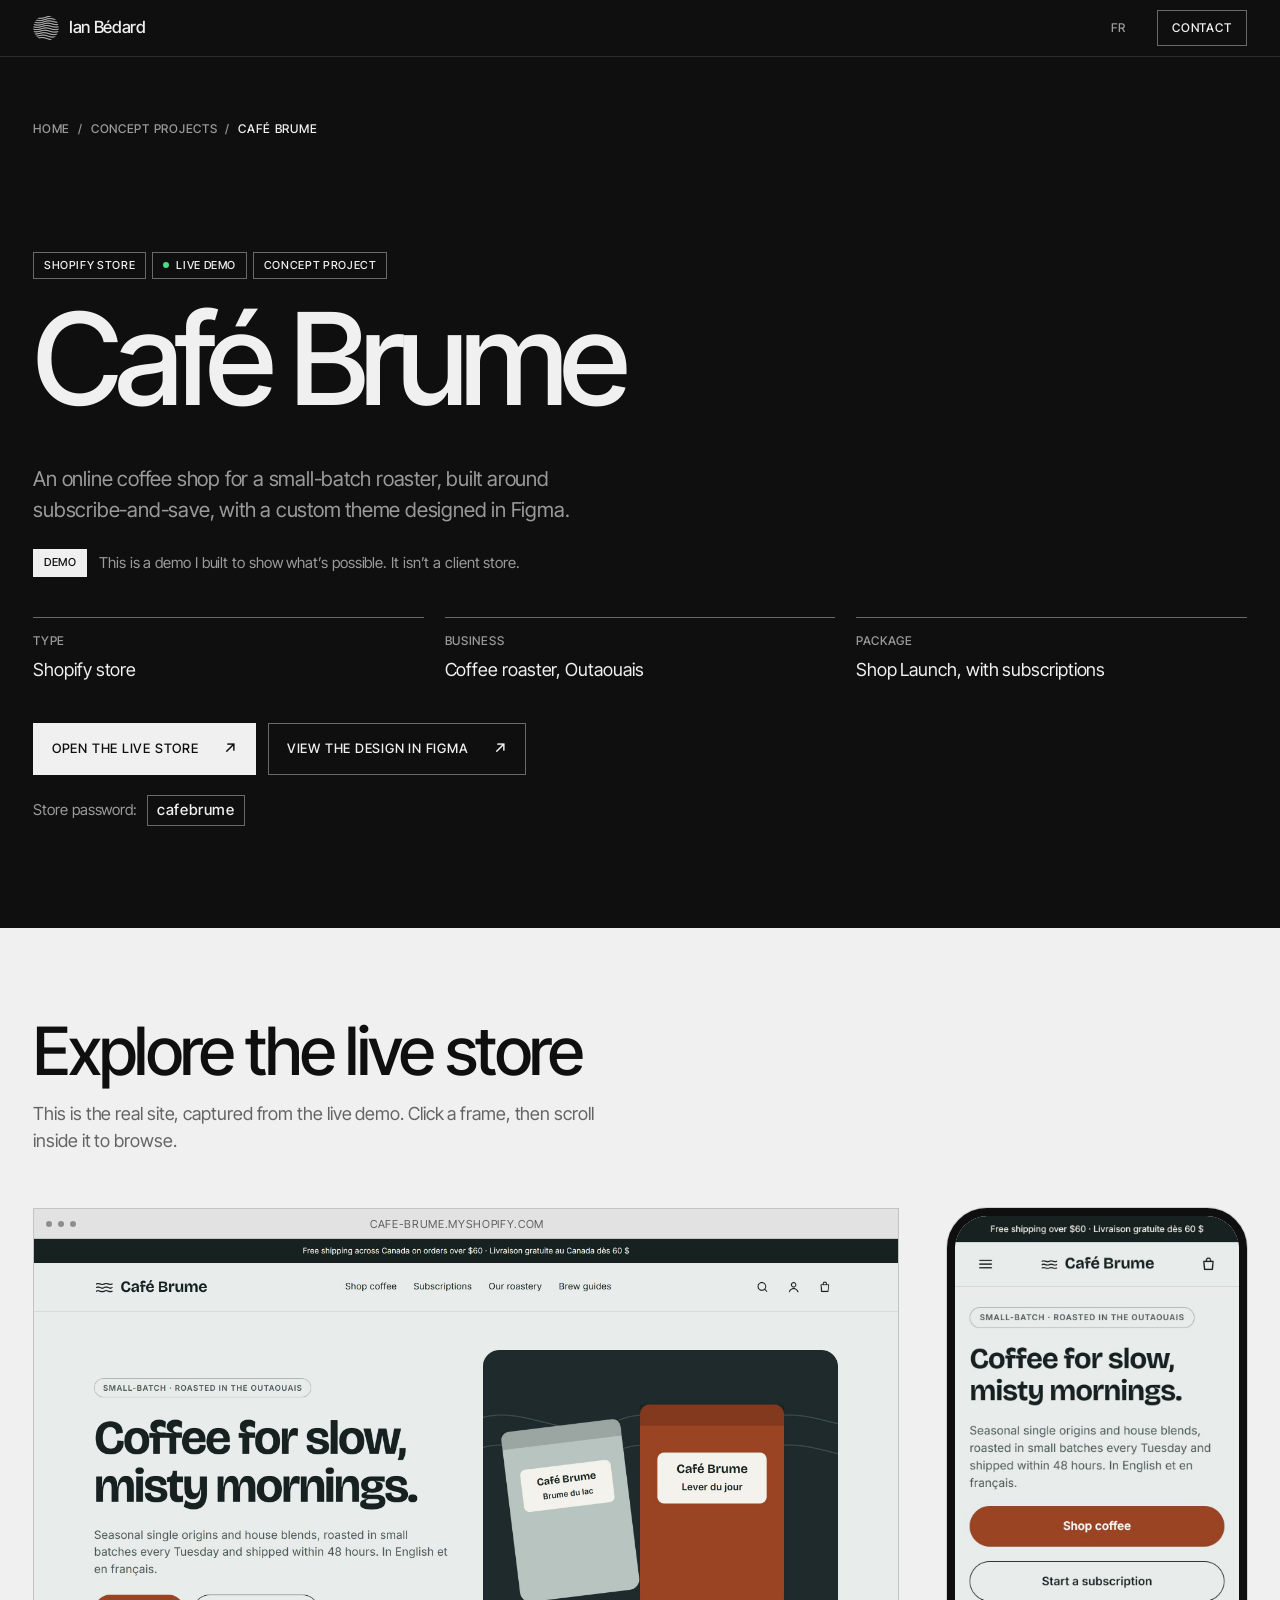
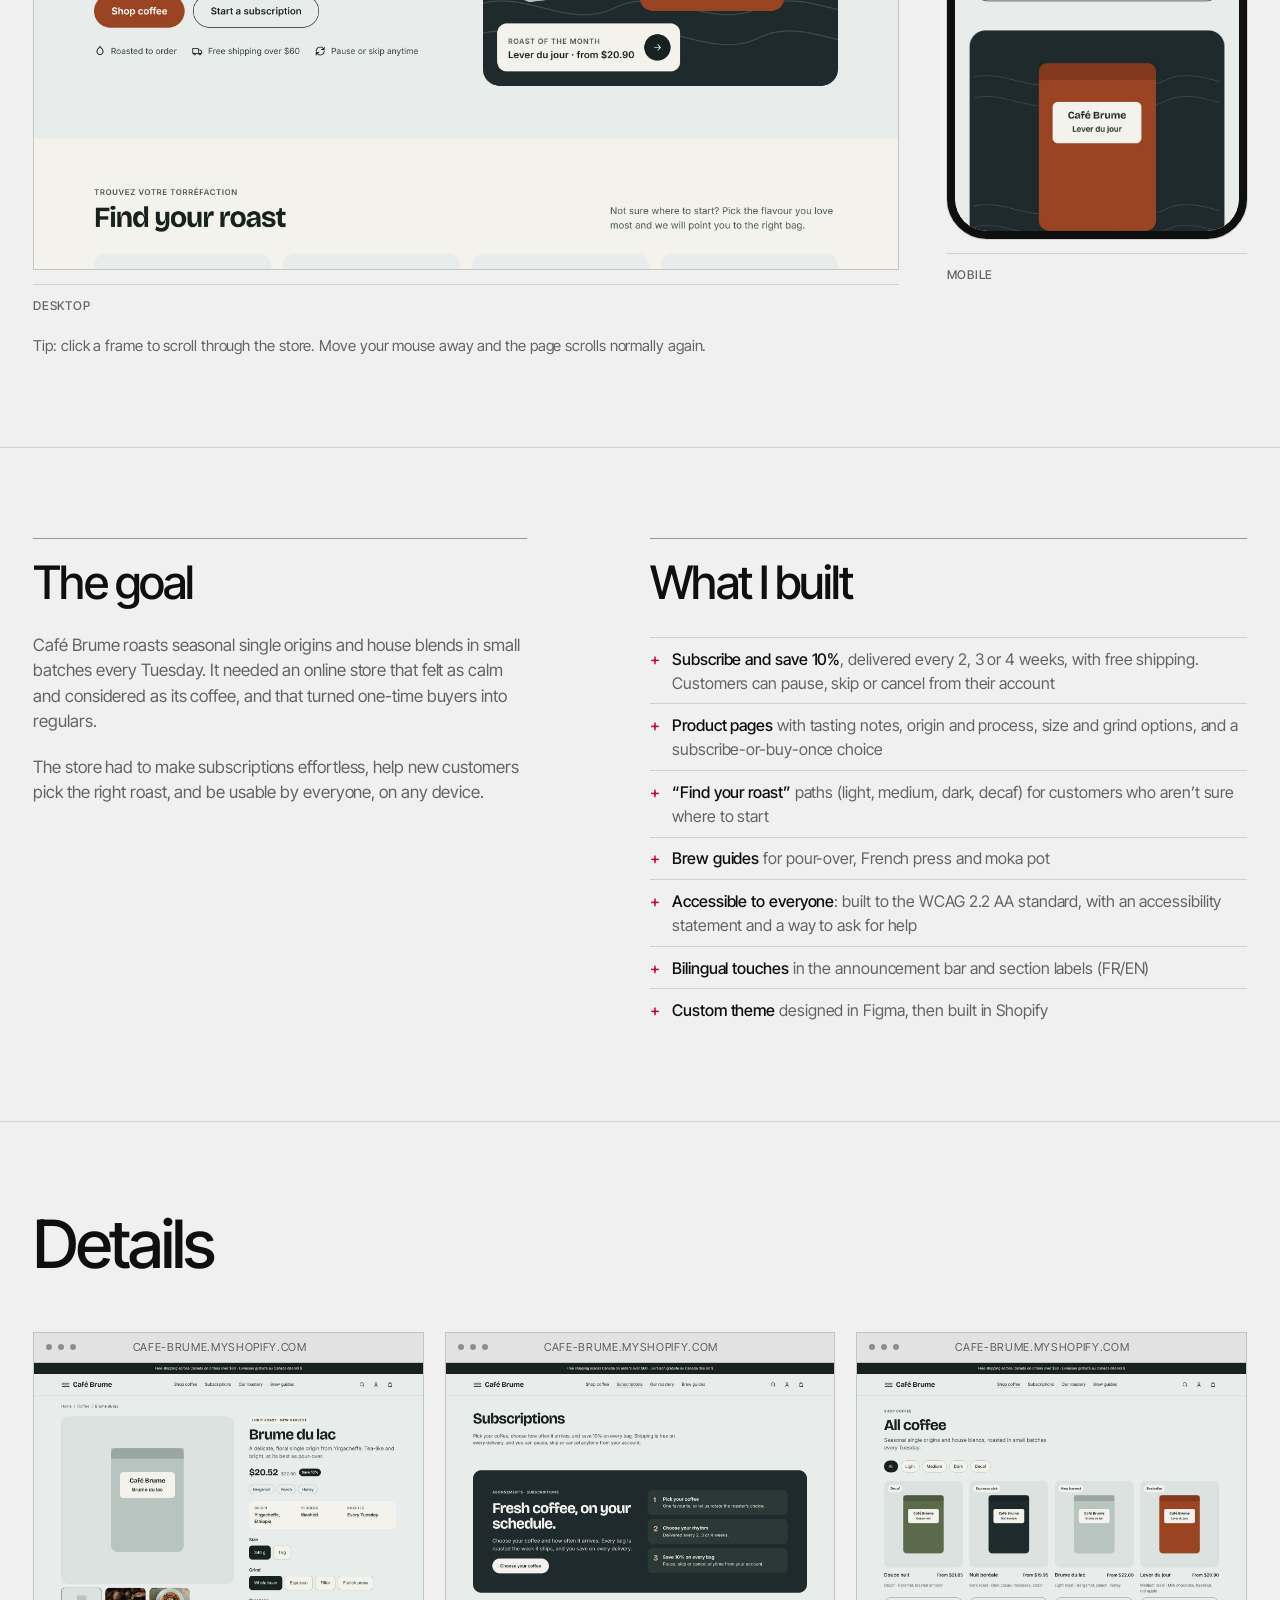
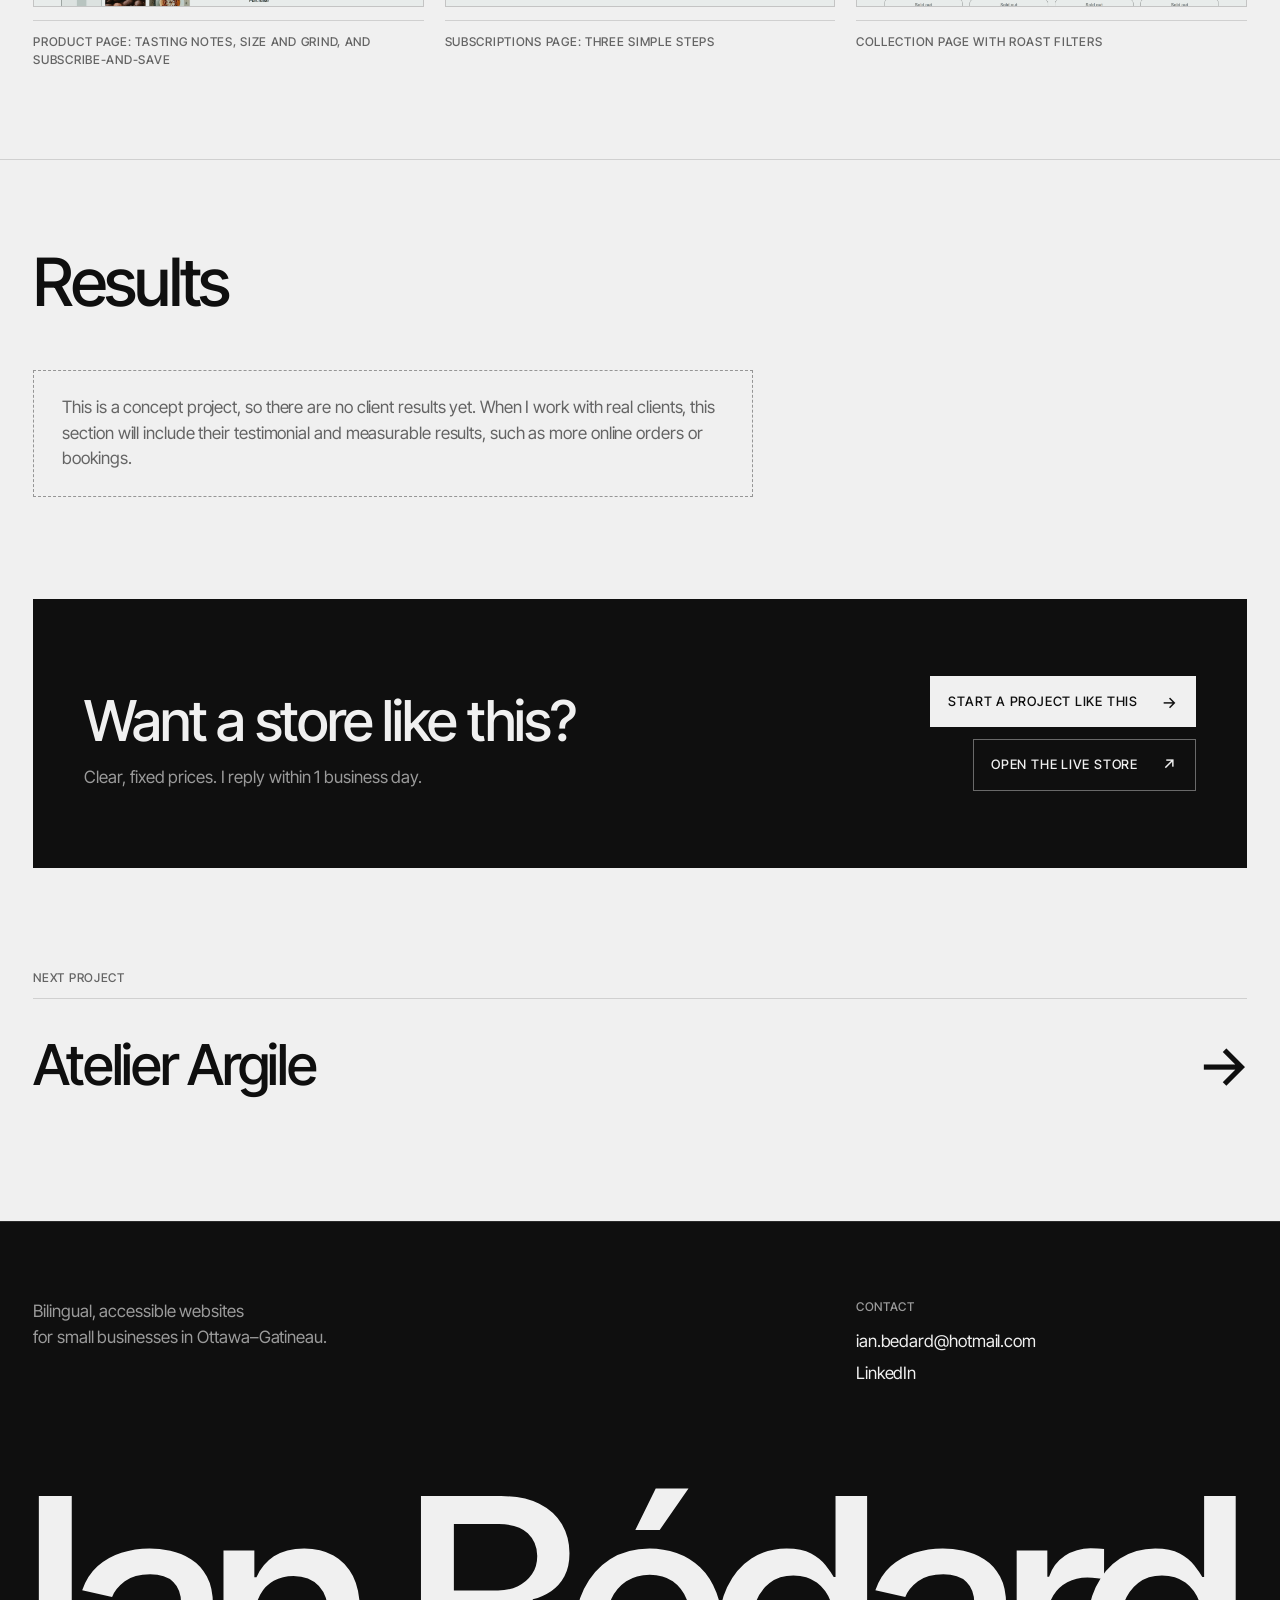
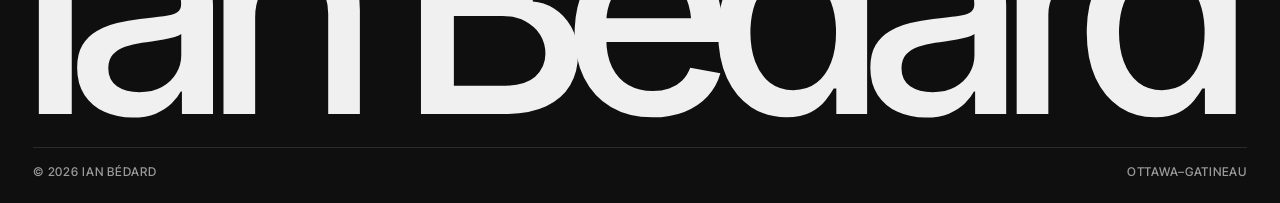
<file: work/cafe-brume.html>
<!doctype html>
<html lang="en">
<head>
  <meta charset="utf-8">
  <meta name="viewport" content="width=device-width, initial-scale=1">
  <title>Café Brume: Case study | Ian Bédard</title>
  <meta name="description" content="An online coffee shop for a small-batch roaster, built around subscribe-and-save, with a custom theme designed in Figma.">
  <meta name="theme-color" content="#0f0f0f">
  <link rel="alternate" hreflang="en" href="cafe-brume.html">
  <link rel="alternate" hreflang="fr" href="../fr/realisations/cafe-brume.html">
  <link rel="icon" href="../assets/img/favicon.svg" type="image/svg+xml">
  <link rel="preconnect" href="https://fonts.googleapis.com">
  <link rel="preconnect" href="https://fonts.gstatic.com" crossorigin>
  <link rel="stylesheet" href="https://fonts.googleapis.com/css2?family=Inter+Tight:wght@400;500&display=swap">
  <link rel="stylesheet" href="../assets/css/style.css">
</head>
<body>
  <a class="skip-link" href="#main">Skip to main content</a>

  <header class="navbar">
    <div class="container navbar-inner">
      <a class="logo" href="../index.html"><img class="logo-mark" src="../assets/img/logo-mark.svg" alt="" width="26" height="26">Ian Bédard</a>
      <nav class="site-nav case-nav" aria-label="Main">
        <ul>
          <li><a class="lang-switch" href="../fr/realisations/cafe-brume.html" lang="fr" hreflang="fr">FR</a></li>
          <li><a class="nav-cta" href="../index.html#contact">Contact</a></li>
        </ul>
      </nav>
    </div>
  </header>

  <main id="main">
    <section class="case-hero dark" aria-labelledby="case-title">
      <div class="container">
        <nav class="breadcrumbs caption" aria-label="Breadcrumb">
          <a href="../index.html">Home</a> / <a href="../index.html#concepts">Concept projects</a> / <span aria-current="page">Café Brume</span>
        </nav>
        <div class="badges"><span class="badge">Shopify store</span><span class="badge badge-live">Live demo</span><span class="badge">Concept project</span></div>
        <h1 id="case-title">Café Brume</h1>
        <p class="lead">An online coffee shop for a small-batch roaster, built around subscribe-and-save, with a custom theme designed in Figma.</p>
        <p class="concept-note"><span class="badge badge-demo">Demo</span>This is a demo I built to show what’s possible. It isn’t a client store.</p>
        <dl class="case-meta">
          <div><dt>Type</dt><dd>Shopify store</dd></div>
          <div><dt>Business</dt><dd>Coffee roaster, Outaouais</dd></div>
          <div><dt>Package</dt><dd>Shop Launch, with subscriptions</dd></div>
        </dl>
        <div class="btn-row">
          <a class="btn btn-primary" href="https://cafe-brume.myshopify.com/" target="_blank" rel="noopener">Open the live store<span class="visually-hidden"> (opens in a new tab)</span></a>
            <a class="btn btn-outline" href="https://www.figma.com/design/1NcVyYHfctXZY5UNMz49RK" target="_blank" rel="noopener">View the design in Figma<span class="visually-hidden"> (opens in a new tab)</span></a>
          </div>
          <p class="demo-pass">Store password: <strong>cafebrume</strong></p>
      </div>
    </section>

    <section class="light section-tight" aria-labelledby="explore-title">
      <div class="container">
        <div class="section-head">
          <h2 id="explore-title">Explore the live store</h2>
          <p>This is the real site, captured from the live demo. Click a frame, then scroll inside it to browse.</p>
        </div>
        <div class="showcase">
          <figure>
            <div class="mockup-browser"><div class="toolbar"><span class="url">cafe-brume.myshopify.com</span></div><div class="screen scroll" tabindex="0" role="region" aria-label="Café Brume: Desktop, scrollable preview"><img src="../assets/img/cafe-brume/home-full.jpg" alt="" width="2880" loading="lazy"></div></div>
            <figcaption>Desktop</figcaption>
          </figure>
          <figure class="phone-col">
            <div class="mockup-phone"><div class="screen scroll" tabindex="0" role="region" aria-label="Café Brume: Mobile, scrollable preview"><img src="../assets/img/cafe-brume/home-mobile-full.jpg" alt="" width="780" loading="lazy"></div></div>
            <figcaption>Mobile</figcaption>
          </figure>
        </div>
        <p class="scroll-hint">Tip: click a frame to scroll through the store. Move your mouse away and the page scrolls normally again.</p>
      </div>
    </section>

    <section class="light section-tight">
      <div class="container">
        <div class="split">
          <div class="card"><div class="card-body">
            <h2>The goal</h2>
              <p>Café Brume roasts seasonal single origins and house blends in small batches every Tuesday. It needed an online store that felt as calm and considered as its coffee, and that turned one-time buyers into regulars.</p>
              <p>The store had to make subscriptions effortless, help new customers pick the right roast, and be usable by everyone, on any device.</p>
          </div></div>
          <div class="card"><div class="card-body">
            <h2>What I built</h2>
            <ul class="feature-list">
                <li><span><b>Subscribe and save 10%</b>, delivered every 2, 3 or 4 weeks, with free shipping. Customers can pause, skip or cancel from their account</span></li>
                <li><span><b>Product pages</b> with tasting notes, origin and process, size and grind options, and a subscribe-or-buy-once choice</span></li>
                <li><span><b>“Find your roast”</b> paths (light, medium, dark, decaf) for customers who aren’t sure where to start</span></li>
                <li><span><b>Brew guides</b> for pour-over, French press and moka pot</span></li>
                <li><span><b>Accessible to everyone</b>: built to the WCAG 2.2 AA standard, with an accessibility statement and a way to ask for help</span></li>
                <li><span><b>Bilingual touches</b> in the announcement bar and section labels (FR/EN)</span></li>
                <li><span><b>Custom theme</b> designed in Figma, then built in Shopify</span></li>
            </ul>
          </div></div>
        </div>
      </div>
    </section>

    <section class="light section-tight" aria-labelledby="details-title">
      <div class="container">
        <div class="section-head"><h2 id="details-title">Details</h2></div>
        <div class="shots">
          <figure><div class="mockup-browser"><div class="toolbar"><span class="url">cafe-brume.myshopify.com</span></div><div class="screen"><img src="../assets/img/cafe-brume/product-desktop.jpg" alt="" width="2880" height="1800" loading="lazy"></div></div><figcaption>Product page: tasting notes, size and grind, and subscribe-and-save</figcaption></figure>
          <figure><div class="mockup-browser"><div class="toolbar"><span class="url">cafe-brume.myshopify.com</span></div><div class="screen"><img src="../assets/img/cafe-brume/subscriptions-desktop.jpg" alt="" width="2880" height="1800" loading="lazy"></div></div><figcaption>Subscriptions page: three simple steps</figcaption></figure>
          <figure><div class="mockup-browser"><div class="toolbar"><span class="url">cafe-brume.myshopify.com</span></div><div class="screen"><img src="../assets/img/cafe-brume/collection-desktop.jpg" alt="" width="2880" height="1800" loading="lazy"></div></div><figcaption>Collection page with roast filters</figcaption></figure>
        </div>
      </div>
    </section>

    <section class="light section-tight" aria-labelledby="results-title">
      <div class="container">
        <div class="section-head"><h2 id="results-title">Results</h2></div>
        <p class="results-placeholder">This is a concept project, so there are no client results yet. When I work with real clients, this section will include their testimonial and measurable results, such as more online orders or bookings.</p>

        <div class="cta-box dark">
          <div>
            <h2>Want a store like this?</h2>
            <p>Clear, fixed prices. I reply within 1 business day.</p>
          </div>
          <div class="btn-row">
            <a class="btn btn-primary" href="../index.html#contact">Start a project like this</a>
            <a class="btn btn-outline" href="https://cafe-brume.myshopify.com/" target="_blank" rel="noopener">Open the live store<span class="visually-hidden"> (opens in a new tab)</span></a>
          </div>
        </div>

        <div class="next-wrap">
          <p class="caption muted">Next project</p>
          <p class="next-project"><a href="atelier-argile.html"><span>Atelier Argile</span><span aria-hidden="true">→</span></a></p>
        </div>
      </div>
    </section>
  </main>

  <footer class="footer">
    <div class="container">
      <div class="footer-grid grid">
        <div>
          <a class="logo" href="../index.html"><img class="logo-mark" src="../assets/img/logo-mark.svg" alt="" width="26" height="26">Ian Bédard</a>
          <p>Bilingual, accessible websites<br>for small businesses in Ottawa–Gatineau.</p>
        </div>
        <div>
          <div class="footer-title caption">Contact</div>
          <ul>
            <li><a href="mailto:ian.bedard@hotmail.com">ian.bedard@hotmail.com</a></li>
            <li><a href="https://www.linkedin.com/in/ianbedard/" target="_blank" rel="noopener">LinkedIn<span class="visually-hidden"> (opens in a new tab)</span></a></li>
          </ul>
        </div>
      </div>
      <p class="wordmark" aria-hidden="true">Ian Bédard</p>
      <div class="footer-bottom caption"><span>© <span id="year">2026</span> Ian Bédard</span><span>Ottawa–Gatineau</span></div>
    </div>
  </footer>

  <script src="../assets/js/main.js"></script>
</body>
</html>
</file>
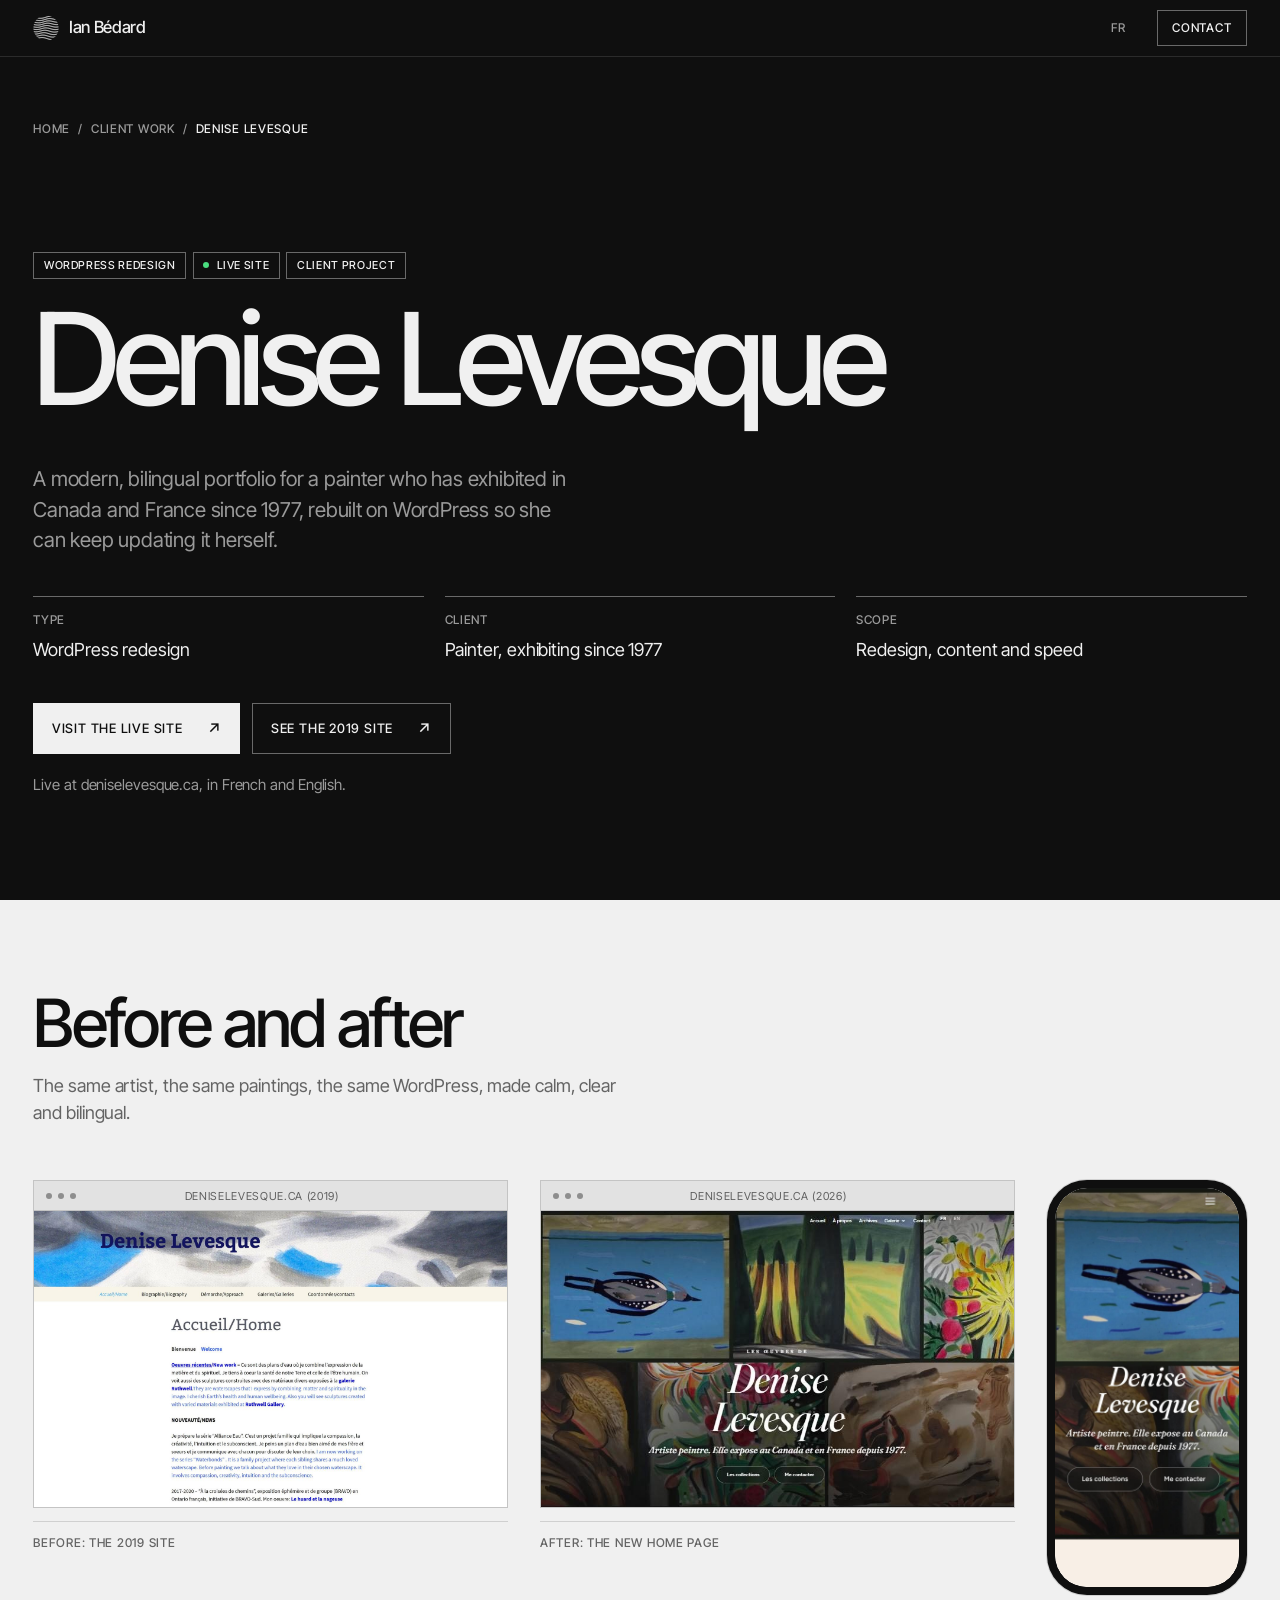
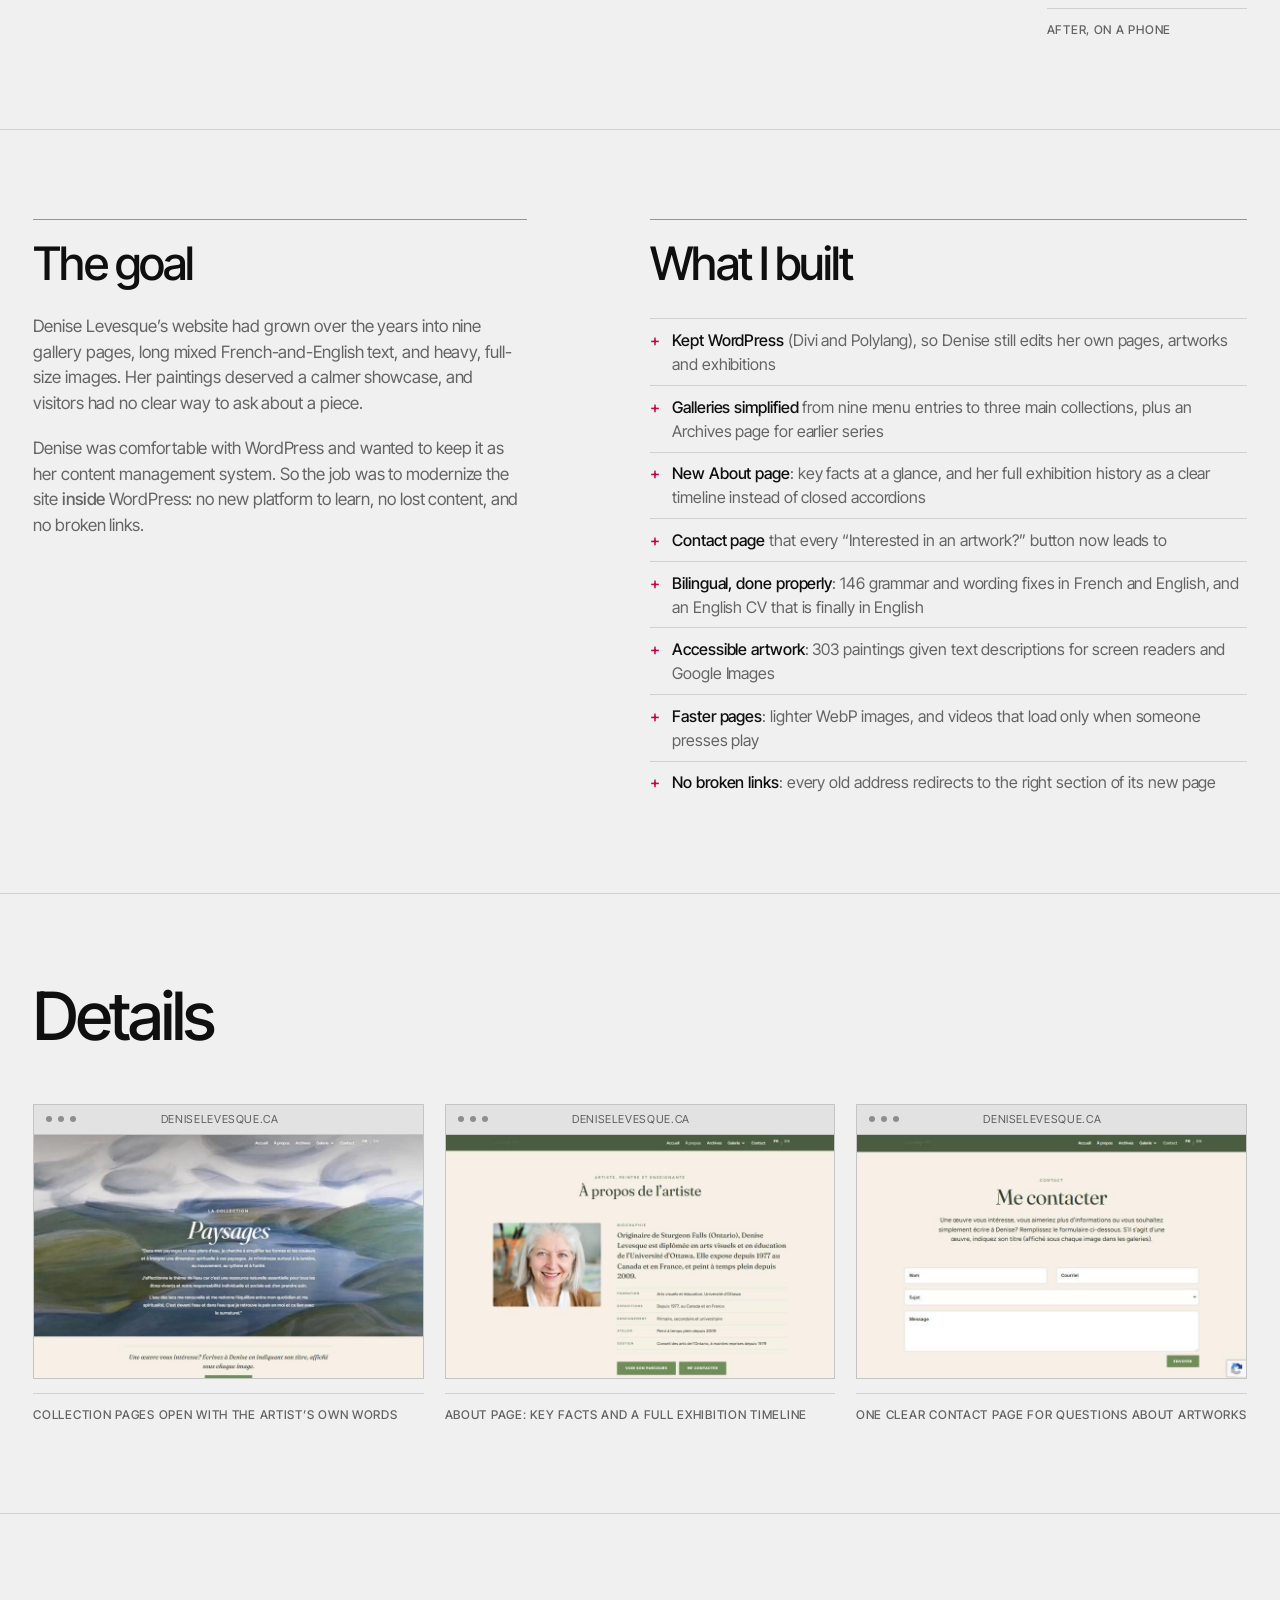
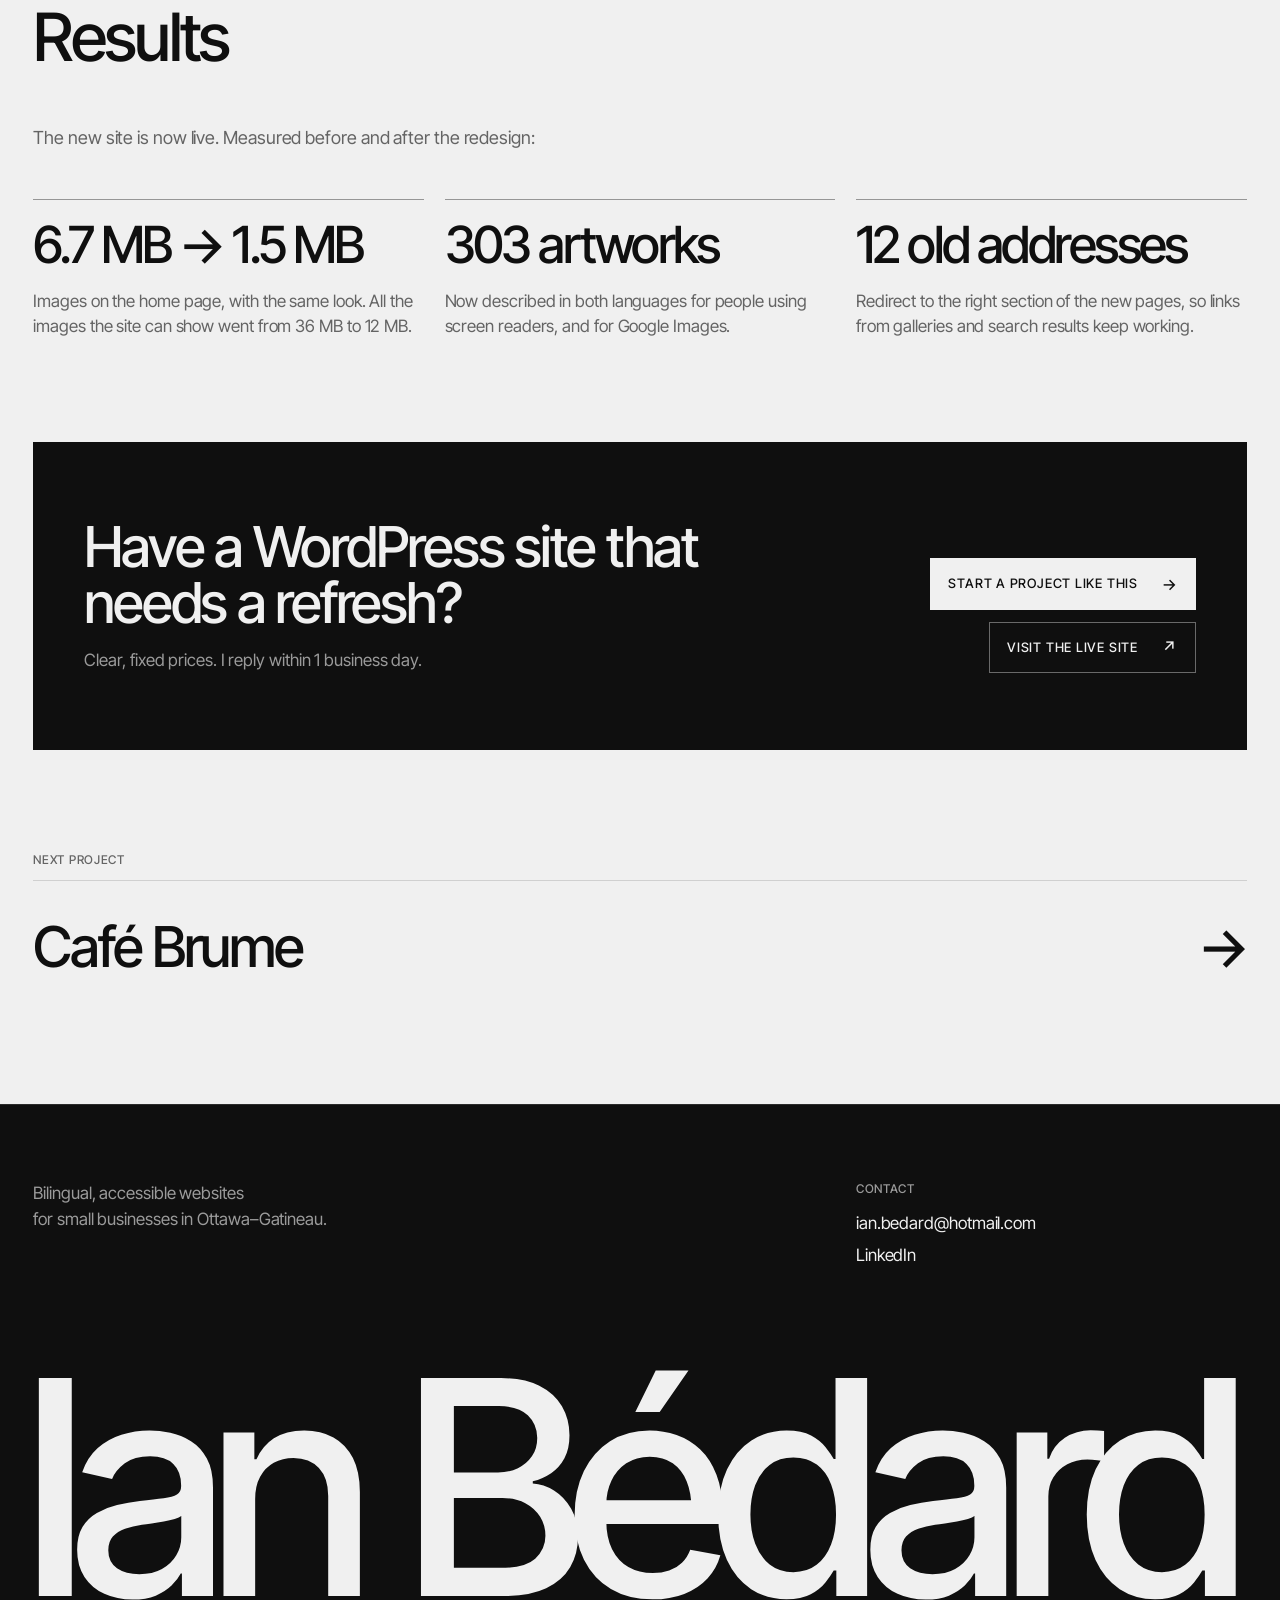
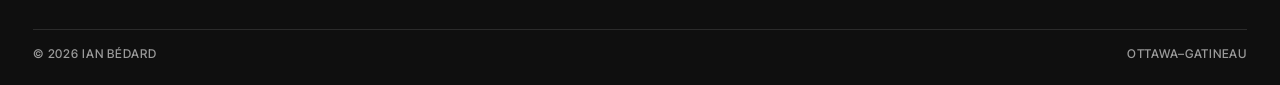
<file: work/denise-levesque.html>
<!doctype html>
<html lang="en">
<head>
  <meta charset="utf-8">
  <meta name="viewport" content="width=device-width, initial-scale=1">
  <title>Denise Levesque: Case study | Ian Bédard</title>
  <meta name="description" content="A modern, bilingual portfolio for a painter who has exhibited in Canada and France since 1977, rebuilt on WordPress so she can keep updating it herself.">
  <meta name="theme-color" content="#0f0f0f">
  <link rel="alternate" hreflang="en" href="denise-levesque.html">
  <link rel="alternate" hreflang="fr" href="../fr/realisations/denise-levesque.html">
  <link rel="icon" href="../assets/img/favicon.svg" type="image/svg+xml">
  <link rel="preconnect" href="https://fonts.googleapis.com">
  <link rel="preconnect" href="https://fonts.gstatic.com" crossorigin>
  <link rel="stylesheet" href="https://fonts.googleapis.com/css2?family=Inter+Tight:wght@400;500&display=swap">
  <link rel="stylesheet" href="../assets/css/style.css">
</head>
<body>
  <a class="skip-link" href="#main">Skip to main content</a>

  <header class="navbar">
    <div class="container navbar-inner">
      <a class="logo" href="../index.html"><img class="logo-mark" src="../assets/img/logo-mark.svg" alt="" width="26" height="26">Ian Bédard</a>
      <nav class="site-nav case-nav" aria-label="Main">
        <ul>
          <li><a class="lang-switch" href="../fr/realisations/denise-levesque.html" lang="fr" hreflang="fr">FR</a></li>
          <li><a class="nav-cta" href="../index.html#contact">Contact</a></li>
        </ul>
      </nav>
    </div>
  </header>

  <main id="main">
    <section class="case-hero dark" aria-labelledby="case-title">
      <div class="container">
        <nav class="breadcrumbs caption" aria-label="Breadcrumb">
          <a href="../index.html">Home</a> / <a href="../index.html#work">Client work</a> / <span aria-current="page">Denise Levesque</span>
        </nav>
        <div class="badges"><span class="badge">WordPress redesign</span><span class="badge badge-live">Live site</span><span class="badge">Client project</span></div>
        <h1 id="case-title">Denise Levesque</h1>
        <p class="lead">A modern, bilingual portfolio for a painter who has exhibited in Canada and France since 1977, rebuilt on WordPress so she can keep updating it herself.</p>
        <dl class="case-meta">
          <div><dt>Type</dt><dd>WordPress redesign</dd></div>
          <div><dt>Client</dt><dd>Painter, exhibiting since 1977</dd></div>
          <div><dt>Scope</dt><dd>Redesign, content and speed</dd></div>
        </dl>
        <div class="btn-row">
          <a class="btn btn-primary" href="https://deniselevesque.ca/" target="_blank" rel="noopener">Visit the live site<span class="visually-hidden"> (opens in a new tab)</span></a>
            <a class="btn btn-outline" href="https://web.archive.org/web/20190719171715/https://deniselevesque.ca/test_site/" target="_blank" rel="noopener">See the 2019 site<span class="visually-hidden"> (opens in a new tab)</span></a>
          </div>
          <p class="demo-pass">Live at deniselevesque.ca, in French and English.</p>
      </div>
    </section>

    <section class="light section-tight" aria-labelledby="explore-title">
      <div class="container">
        <div class="section-head">
          <h2 id="explore-title">Before and after</h2>
          <p>The same artist, the same paintings, the same WordPress, made calm, clear and bilingual.</p>
        </div>
        <div class="compare">
          <figure>
            <div class="mockup-browser"><div class="toolbar"><span class="url">deniselevesque.ca (2019)</span></div><div class="screen"><img src="../assets/img/denise-levesque/before-desktop.jpg" alt="" width="1600" height="1000" loading="lazy"></div></div>
            <figcaption>Before: the 2019 site</figcaption>
          </figure>
          <figure>
            <div class="mockup-browser"><div class="toolbar"><span class="url">deniselevesque.ca (2026)</span></div><div class="screen"><img src="../assets/img/denise-levesque/home-desktop.jpg" alt="" width="800" height="500" loading="lazy"></div></div>
            <figcaption>After: the new home page</figcaption>
          </figure>
          <figure class="phone-col">
            <div class="mockup-phone"><div class="screen"><img src="../assets/img/denise-levesque/home-mobile.jpg" alt="" width="780" loading="lazy"></div></div>
            <figcaption>After, on a phone</figcaption>
          </figure>
        </div>
      </div>
    </section>

    <section class="light section-tight">
      <div class="container">
        <div class="split">
          <div class="card"><div class="card-body">
            <h2>The goal</h2>
              <p>Denise Levesque’s website had grown over the years into nine gallery pages, long mixed French-and-English text, and heavy, full-size images. Her paintings deserved a calmer showcase, and visitors had no clear way to ask about a piece.</p>
              <p>Denise was comfortable with WordPress and wanted to keep it as her content management system. So the job was to modernize the site <b>inside</b> WordPress: no new platform to learn, no lost content, and no broken links.</p>
          </div></div>
          <div class="card"><div class="card-body">
            <h2>What I built</h2>
            <ul class="feature-list">
                <li><span><b>Kept WordPress</b> (Divi and Polylang), so Denise still edits her own pages, artworks and exhibitions</span></li>
                <li><span><b>Galleries simplified</b> from nine menu entries to three main collections, plus an Archives page for earlier series</span></li>
                <li><span><b>New About page</b>: key facts at a glance, and her full exhibition history as a clear timeline instead of closed accordions</span></li>
                <li><span><b>Contact page</b> that every “Interested in an artwork?” button now leads to</span></li>
                <li><span><b>Bilingual, done properly</b>: 146 grammar and wording fixes in French and English, and an English CV that is finally in English</span></li>
                <li><span><b>Accessible artwork</b>: 303 paintings given text descriptions for screen readers and Google Images</span></li>
                <li><span><b>Faster pages</b>: lighter WebP images, and videos that load only when someone presses play</span></li>
                <li><span><b>No broken links</b>: every old address redirects to the right section of its new page</span></li>
            </ul>
          </div></div>
        </div>
      </div>
    </section>

    <section class="light section-tight" aria-labelledby="details-title">
      <div class="container">
        <div class="section-head"><h2 id="details-title">Details</h2></div>
        <div class="shots">
          <figure><div class="mockup-browser"><div class="toolbar"><span class="url">deniselevesque.ca</span></div><div class="screen"><img src="../assets/img/denise-levesque/gallery-desktop.jpg" alt="" width="800" height="500" loading="lazy"></div></div><figcaption>Collection pages open with the artist’s own words</figcaption></figure>
          <figure><div class="mockup-browser"><div class="toolbar"><span class="url">deniselevesque.ca</span></div><div class="screen"><img src="../assets/img/denise-levesque/about-desktop.jpg" alt="" width="800" height="500" loading="lazy"></div></div><figcaption>About page: key facts and a full exhibition timeline</figcaption></figure>
          <figure><div class="mockup-browser"><div class="toolbar"><span class="url">deniselevesque.ca</span></div><div class="screen"><img src="../assets/img/denise-levesque/contact-desktop.jpg" alt="" width="800" height="500" loading="lazy"></div></div><figcaption>One clear Contact page for questions about artworks</figcaption></figure>
        </div>
      </div>
    </section>

    <section class="light section-tight" aria-labelledby="results-title">
      <div class="container">
        <div class="section-head"><h2 id="results-title">Results</h2></div>
        <p class="results-lead">The new site is now live. Measured before and after the redesign:</p>
        <div class="stats">
          <div class="stat"><h3>6.7 MB → 1.5 MB</h3><p>Images on the home page, with the same look. All the images the site can show went from 36 MB to 12 MB.</p></div>
          <div class="stat"><h3>303 artworks</h3><p>Now described in both languages for people using screen readers, and for Google Images.</p></div>
          <div class="stat"><h3>12 old addresses</h3><p>Redirect to the right section of the new pages, so links from galleries and search results keep working.</p></div>
        </div>

        <div class="cta-box dark">
          <div>
            <h2>Have a WordPress site that needs a refresh?</h2>
            <p>Clear, fixed prices. I reply within 1 business day.</p>
          </div>
          <div class="btn-row">
            <a class="btn btn-primary" href="../index.html#contact">Start a project like this</a>
            <a class="btn btn-outline" href="https://deniselevesque.ca/" target="_blank" rel="noopener">Visit the live site<span class="visually-hidden"> (opens in a new tab)</span></a>
          </div>
        </div>

        <div class="next-wrap">
          <p class="caption muted">Next project</p>
          <p class="next-project"><a href="cafe-brume.html"><span>Café Brume</span><span aria-hidden="true">→</span></a></p>
        </div>
      </div>
    </section>
  </main>

  <footer class="footer">
    <div class="container">
      <div class="footer-grid grid">
        <div>
          <a class="logo" href="../index.html"><img class="logo-mark" src="../assets/img/logo-mark.svg" alt="" width="26" height="26">Ian Bédard</a>
          <p>Bilingual, accessible websites<br>for small businesses in Ottawa–Gatineau.</p>
        </div>
        <div>
          <div class="footer-title caption">Contact</div>
          <ul>
            <li><a href="mailto:ian.bedard@hotmail.com">ian.bedard@hotmail.com</a></li>
            <li><a href="https://www.linkedin.com/in/ianbedard/" target="_blank" rel="noopener">LinkedIn<span class="visually-hidden"> (opens in a new tab)</span></a></li>
          </ul>
        </div>
      </div>
      <p class="wordmark" aria-hidden="true">Ian Bédard</p>
      <div class="footer-bottom caption"><span>© <span id="year">2026</span> Ian Bédard</span><span>Ottawa–Gatineau</span></div>
    </div>
  </footer>

  <script src="../assets/js/main.js"></script>
</body>
</html>
</file>
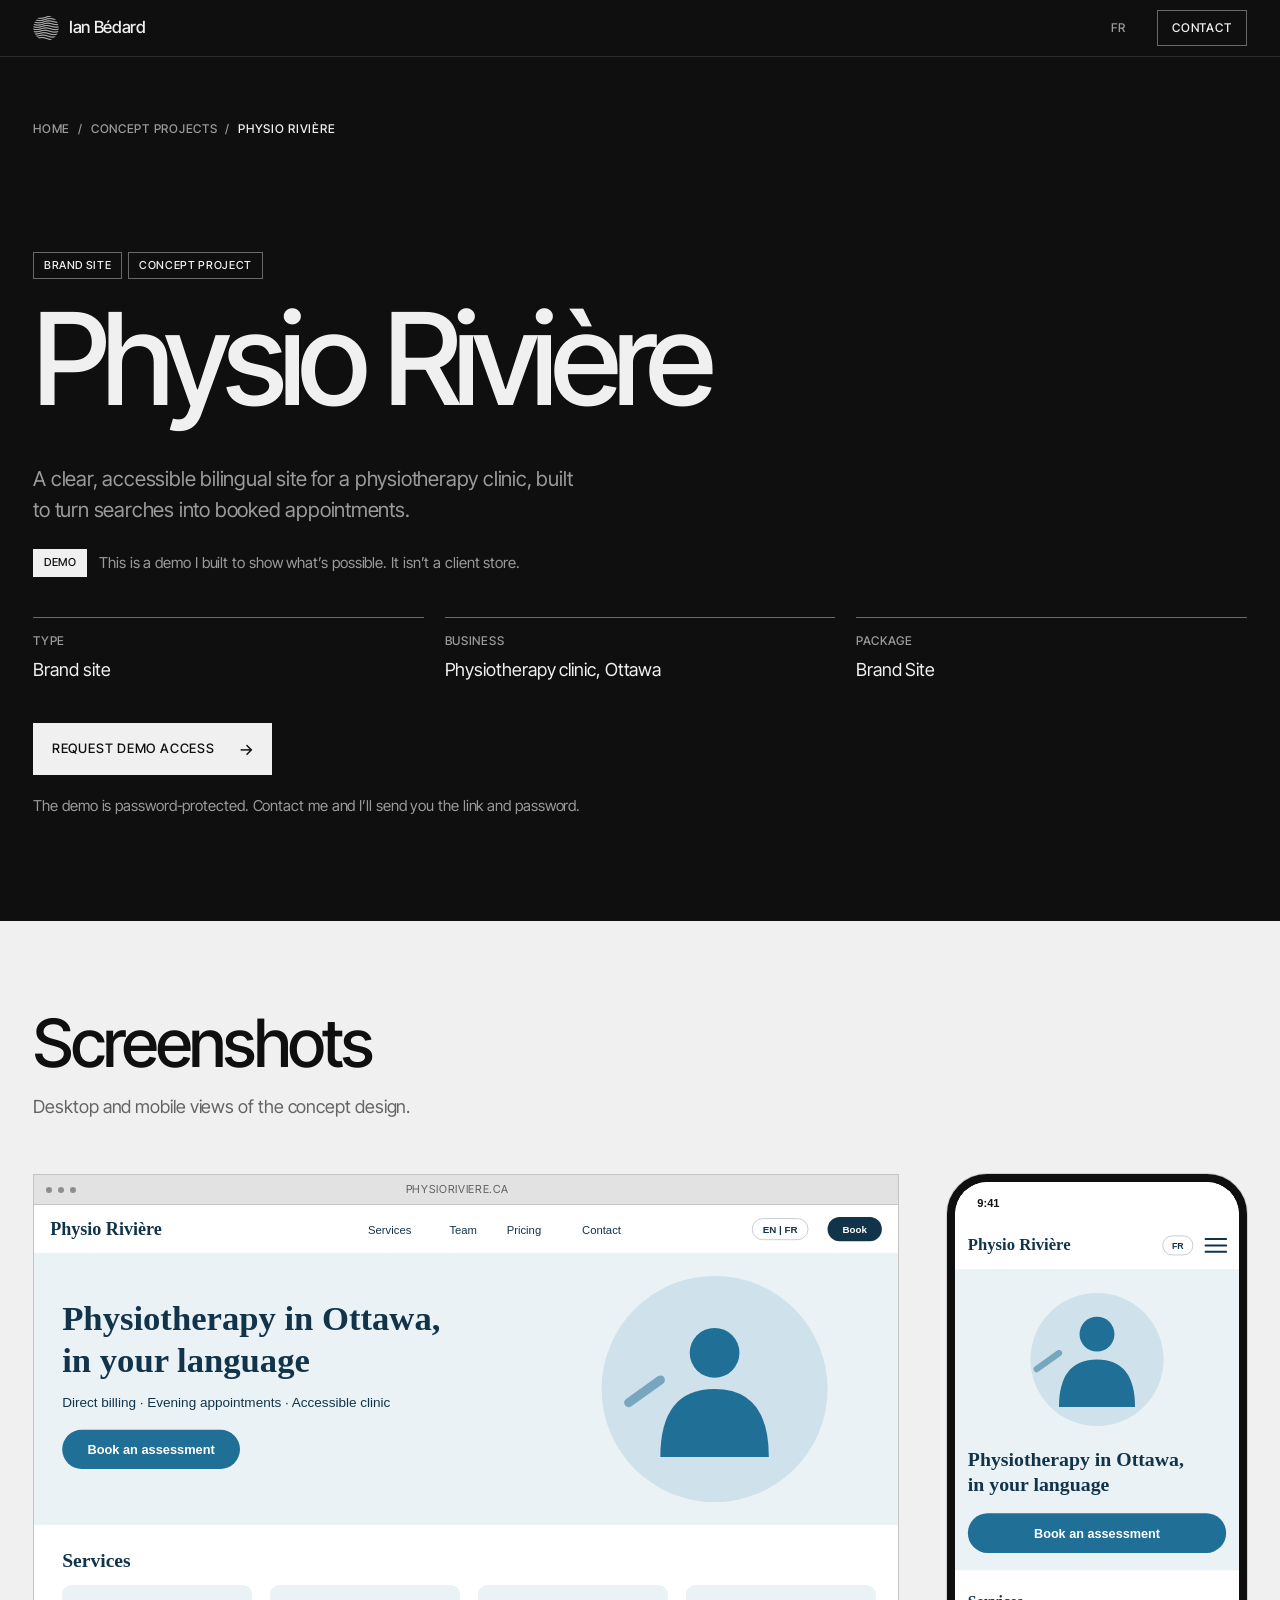
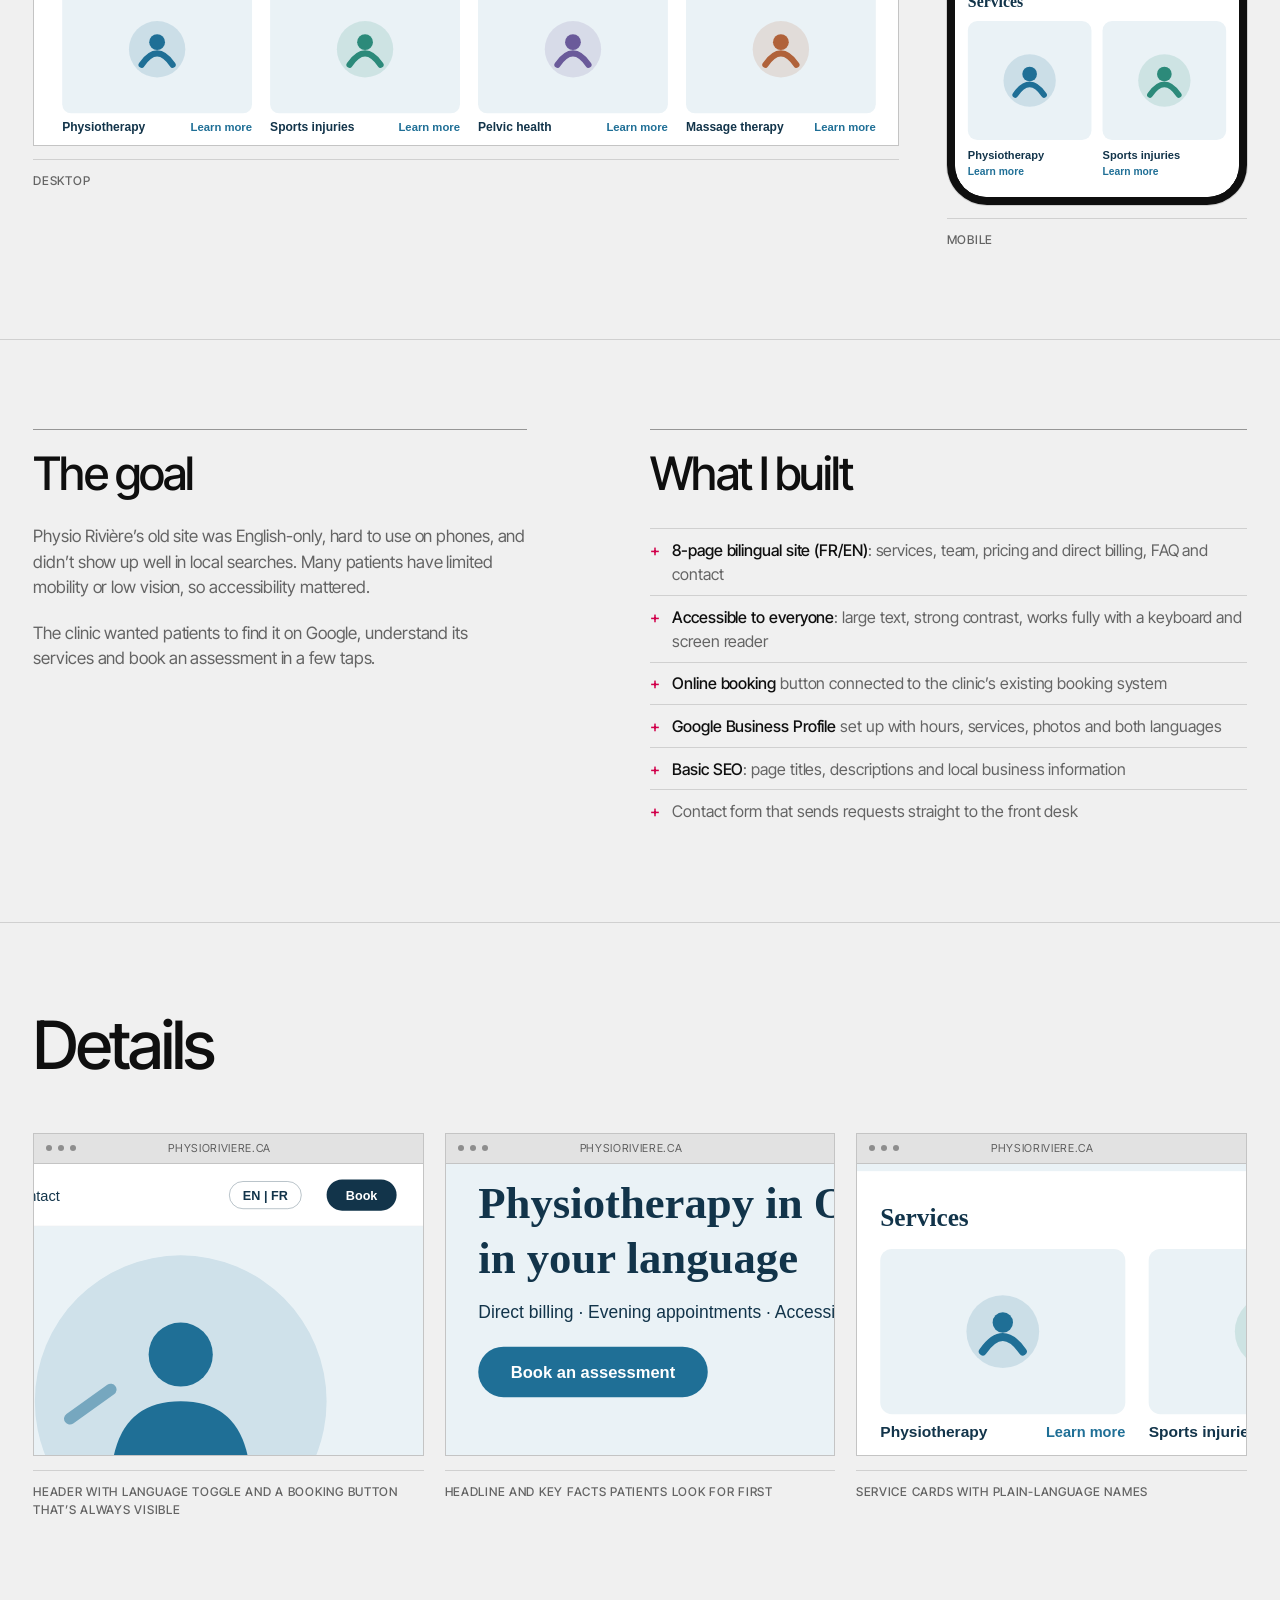
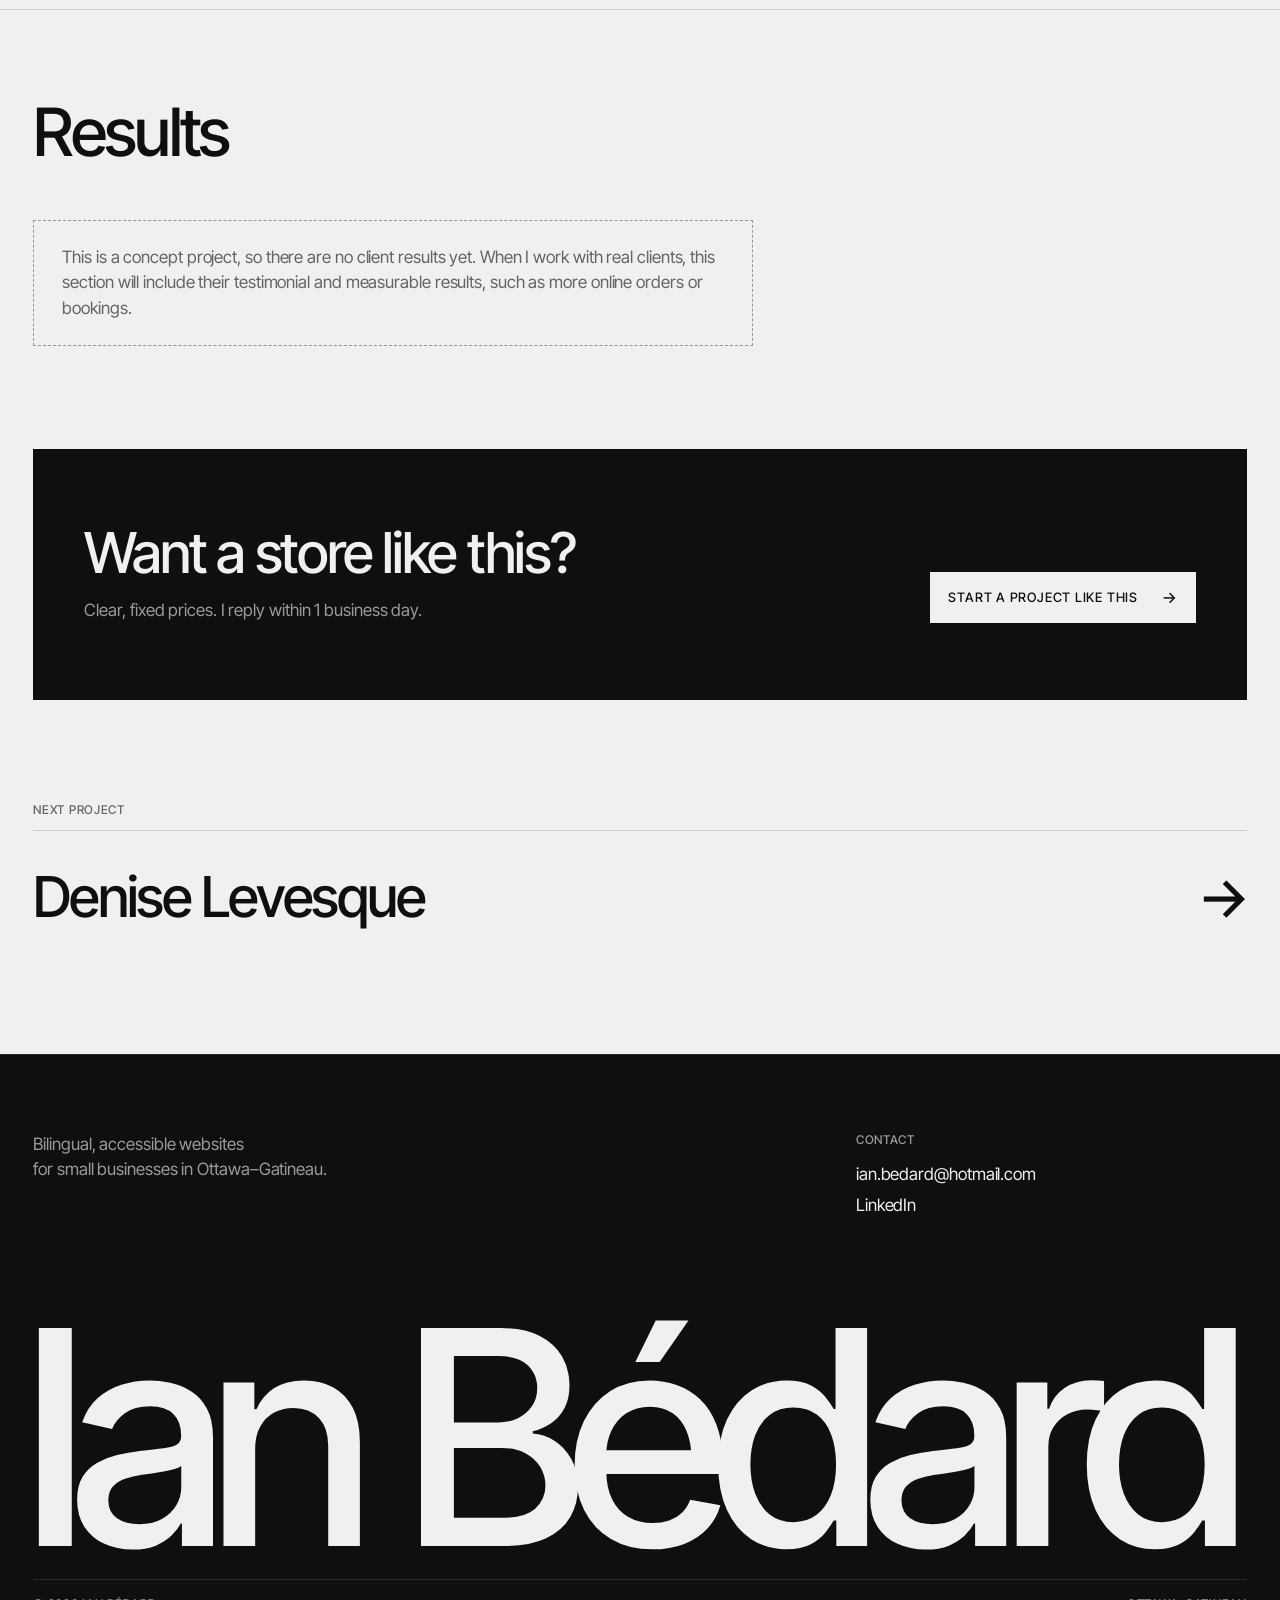
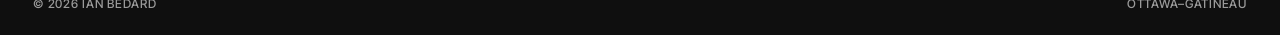
<file: work/physio-riviere.html>
<!doctype html>
<html lang="en">
<head>
  <meta charset="utf-8">
  <meta name="viewport" content="width=device-width, initial-scale=1">
  <title>Physio Rivière: Case study | Ian Bédard</title>
  <meta name="description" content="A clear, accessible bilingual site for a physiotherapy clinic, built to turn searches into booked appointments.">
  <meta name="theme-color" content="#0f0f0f">
  <link rel="alternate" hreflang="en" href="physio-riviere.html">
  <link rel="alternate" hreflang="fr" href="../fr/realisations/physio-riviere.html">
  <link rel="icon" href="../assets/img/favicon.svg" type="image/svg+xml">
  <link rel="preconnect" href="https://fonts.googleapis.com">
  <link rel="preconnect" href="https://fonts.gstatic.com" crossorigin>
  <link rel="stylesheet" href="https://fonts.googleapis.com/css2?family=Inter+Tight:wght@400;500&display=swap">
  <link rel="stylesheet" href="../assets/css/style.css">
</head>
<body>
  <a class="skip-link" href="#main">Skip to main content</a>

  <header class="navbar">
    <div class="container navbar-inner">
      <a class="logo" href="../index.html"><img class="logo-mark" src="../assets/img/logo-mark.svg" alt="" width="26" height="26">Ian Bédard</a>
      <nav class="site-nav case-nav" aria-label="Main">
        <ul>
          <li><a class="lang-switch" href="../fr/realisations/physio-riviere.html" lang="fr" hreflang="fr">FR</a></li>
          <li><a class="nav-cta" href="../index.html#contact">Contact</a></li>
        </ul>
      </nav>
    </div>
  </header>

  <main id="main">
    <section class="case-hero dark" aria-labelledby="case-title">
      <div class="container">
        <nav class="breadcrumbs caption" aria-label="Breadcrumb">
          <a href="../index.html">Home</a> / <a href="../index.html#concepts">Concept projects</a> / <span aria-current="page">Physio Rivière</span>
        </nav>
        <div class="badges"><span class="badge">Brand site</span><span class="badge">Concept project</span></div>
        <h1 id="case-title">Physio Rivière</h1>
        <p class="lead">A clear, accessible bilingual site for a physiotherapy clinic, built to turn searches into booked appointments.</p>
        <p class="concept-note"><span class="badge badge-demo">Demo</span>This is a demo I built to show what’s possible. It isn’t a client store.</p>
        <dl class="case-meta">
          <div><dt>Type</dt><dd>Brand site</dd></div>
          <div><dt>Business</dt><dd>Physiotherapy clinic, Ottawa</dd></div>
          <div><dt>Package</dt><dd>Brand Site</dd></div>
        </dl>
        <div class="btn-row">
          <a class="btn btn-primary" href="../index.html#contact">Request demo access</a>
          </div>
          <p class="demo-pass">The demo is password-protected. Contact me and I’ll send you the link and password.</p>
      </div>
    </section>

    <section class="light section-tight" aria-labelledby="explore-title">
      <div class="container">
        <div class="section-head">
          <h2 id="explore-title">Screenshots</h2>
          <p>Desktop and mobile views of the concept design.</p>
        </div>
        <div class="showcase">
          <figure>
            <div class="mockup-browser"><div class="toolbar"><span class="url">physioriviere.ca</span></div><div class="screen"><img src="../assets/img/physio-riviere-desktop.svg" alt="" width="1200" height="716"></div></div>
            <figcaption>Desktop</figcaption>
          </figure>
          <figure class="phone-col">
            <div class="mockup-phone"><div class="screen"><img src="../assets/img/physio-riviere-mobile.svg" alt="" width="366" height="776"></div></div>
            <figcaption>Mobile</figcaption>
          </figure>
        </div>
        
      </div>
    </section>

    <section class="light section-tight">
      <div class="container">
        <div class="split">
          <div class="card"><div class="card-body">
            <h2>The goal</h2>
              <p>Physio Rivière’s old site was English-only, hard to use on phones, and didn’t show up well in local searches. Many patients have limited mobility or low vision, so accessibility mattered.</p>
              <p>The clinic wanted patients to find it on Google, understand its services and book an assessment in a few taps.</p>
          </div></div>
          <div class="card"><div class="card-body">
            <h2>What I built</h2>
            <ul class="feature-list">
                <li><span><b>8-page bilingual site (FR/EN)</b>: services, team, pricing and direct billing, FAQ and contact</span></li>
                <li><span><b>Accessible to everyone</b>: large text, strong contrast, works fully with a keyboard and screen reader</span></li>
                <li><span><b>Online booking</b> button connected to the clinic’s existing booking system</span></li>
                <li><span><b>Google Business Profile</b> set up with hours, services, photos and both languages</span></li>
                <li><span><b>Basic SEO</b>: page titles, descriptions and local business information</span></li>
                <li><span>Contact form that sends requests straight to the front desk</span></li>
            </ul>
          </div></div>
        </div>
      </div>
    </section>

    <section class="light section-tight" aria-labelledby="details-title">
      <div class="container">
        <div class="section-head"><h2 id="details-title">Details</h2></div>
        <div class="shots">
          <figure><div class="mockup-browser"><div class="toolbar"><span class="url">physioriviere.ca</span></div><div class="zoom"><img src="../assets/img/physio-riviere-desktop.svg" alt="" style="left:-195.0%;top:-0.0%" loading="lazy"></div></div><figcaption>Header with language toggle and a booking button that’s always visible</figcaption></figure>
          <figure><div class="mockup-browser"><div class="toolbar"><span class="url">physioriviere.ca</span></div><div class="zoom"><img src="../assets/img/physio-riviere-desktop.svg" alt="" style="left:-7.5%;top:-36.7%" loading="lazy"></div></div><figcaption>Headline and key facts patients look for first</figcaption></figure>
          <figure><div class="mockup-browser"><div class="toolbar"><span class="url">physioriviere.ca</span></div><div class="zoom"><img src="../assets/img/physio-riviere-desktop.svg" alt="" style="left:-10.0%;top:-138.7%" loading="lazy"></div></div><figcaption>Service cards with plain-language names</figcaption></figure>
        </div>
      </div>
    </section>

    <section class="light section-tight" aria-labelledby="results-title">
      <div class="container">
        <div class="section-head"><h2 id="results-title">Results</h2></div>
        <p class="results-placeholder">This is a concept project, so there are no client results yet. When I work with real clients, this section will include their testimonial and measurable results, such as more online orders or bookings.</p>

        <div class="cta-box dark">
          <div>
            <h2>Want a store like this?</h2>
            <p>Clear, fixed prices. I reply within 1 business day.</p>
          </div>
          <div class="btn-row">
            <a class="btn btn-primary" href="../index.html#contact">Start a project like this</a>
          </div>
        </div>

        <div class="next-wrap">
          <p class="caption muted">Next project</p>
          <p class="next-project"><a href="denise-levesque.html"><span>Denise Levesque</span><span aria-hidden="true">→</span></a></p>
        </div>
      </div>
    </section>
  </main>

  <footer class="footer">
    <div class="container">
      <div class="footer-grid grid">
        <div>
          <a class="logo" href="../index.html"><img class="logo-mark" src="../assets/img/logo-mark.svg" alt="" width="26" height="26">Ian Bédard</a>
          <p>Bilingual, accessible websites<br>for small businesses in Ottawa–Gatineau.</p>
        </div>
        <div>
          <div class="footer-title caption">Contact</div>
          <ul>
            <li><a href="mailto:ian.bedard@hotmail.com">ian.bedard@hotmail.com</a></li>
            <li><a href="https://www.linkedin.com/in/ianbedard/" target="_blank" rel="noopener">LinkedIn<span class="visually-hidden"> (opens in a new tab)</span></a></li>
          </ul>
        </div>
      </div>
      <p class="wordmark" aria-hidden="true">Ian Bédard</p>
      <div class="footer-bottom caption"><span>© <span id="year">2026</span> Ian Bédard</span><span>Ottawa–Gatineau</span></div>
    </div>
  </footer>

  <script src="../assets/js/main.js"></script>
</body>
</html>
</file>
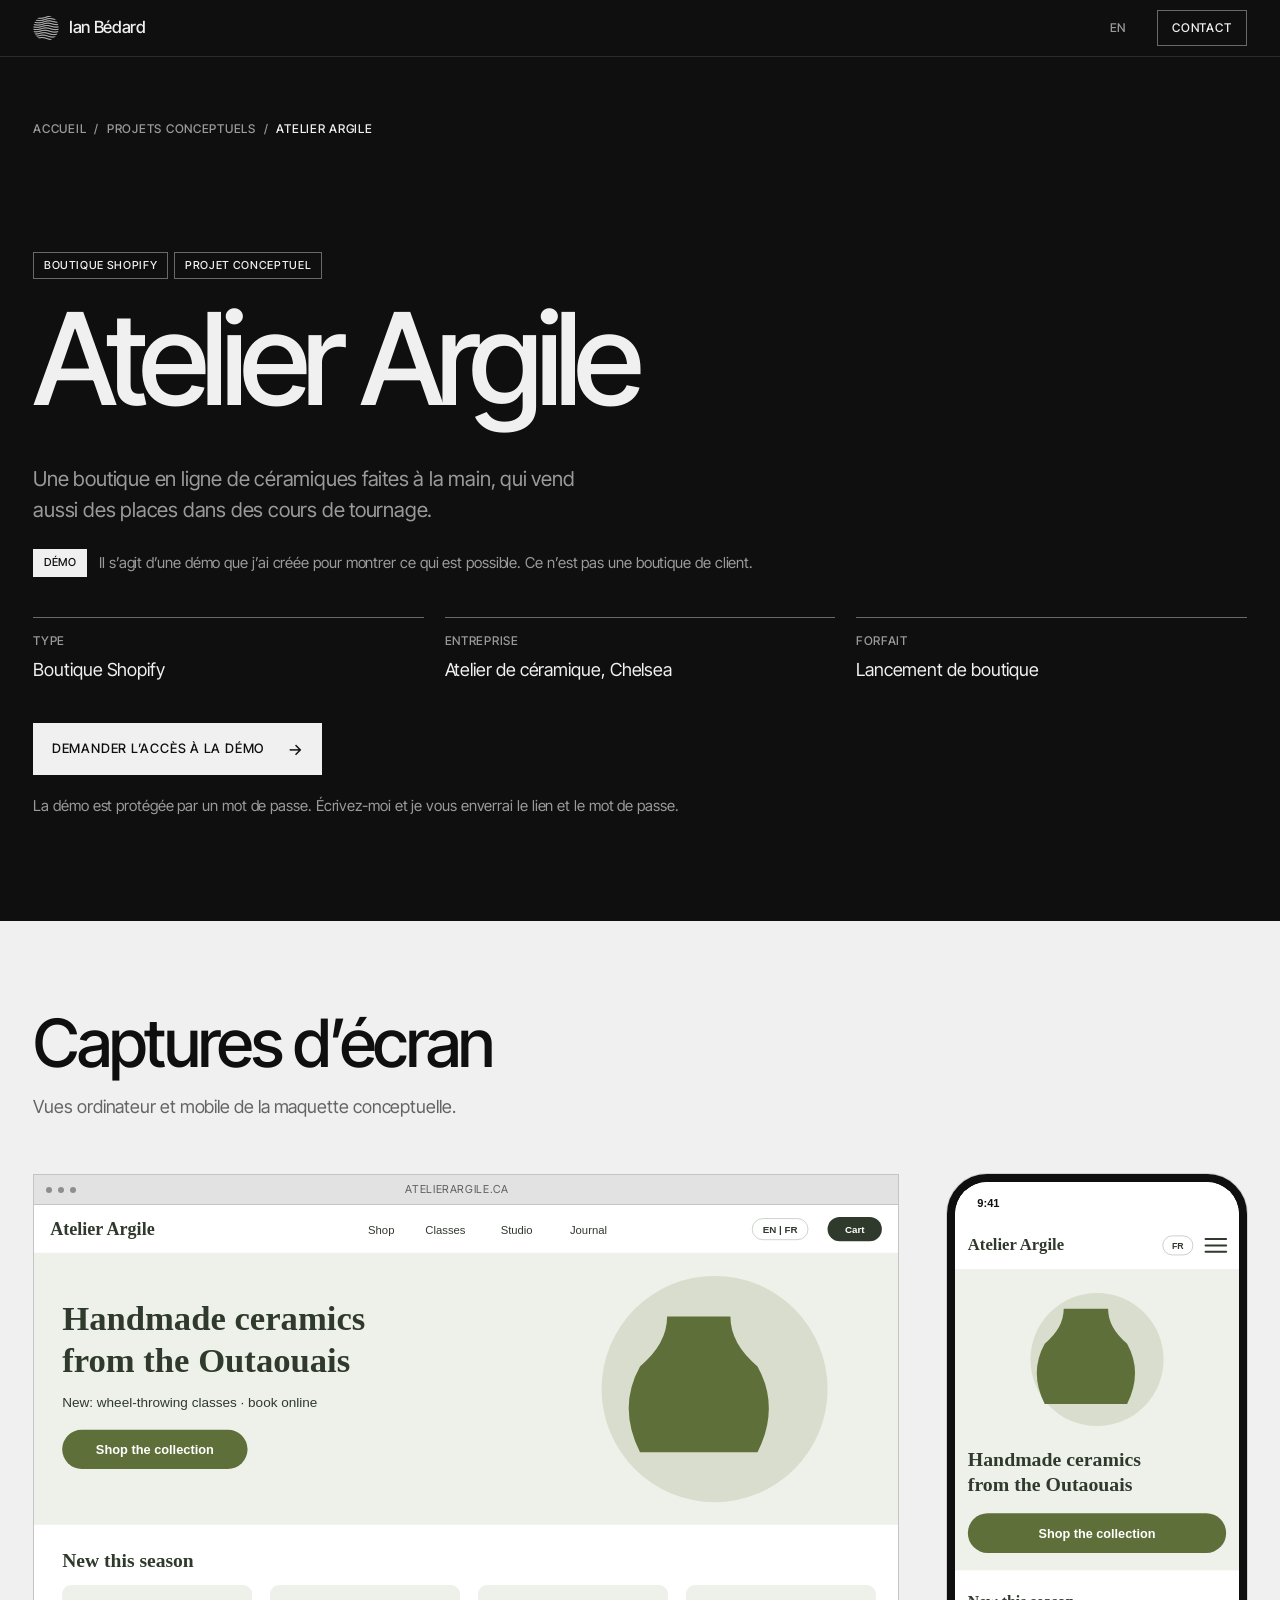
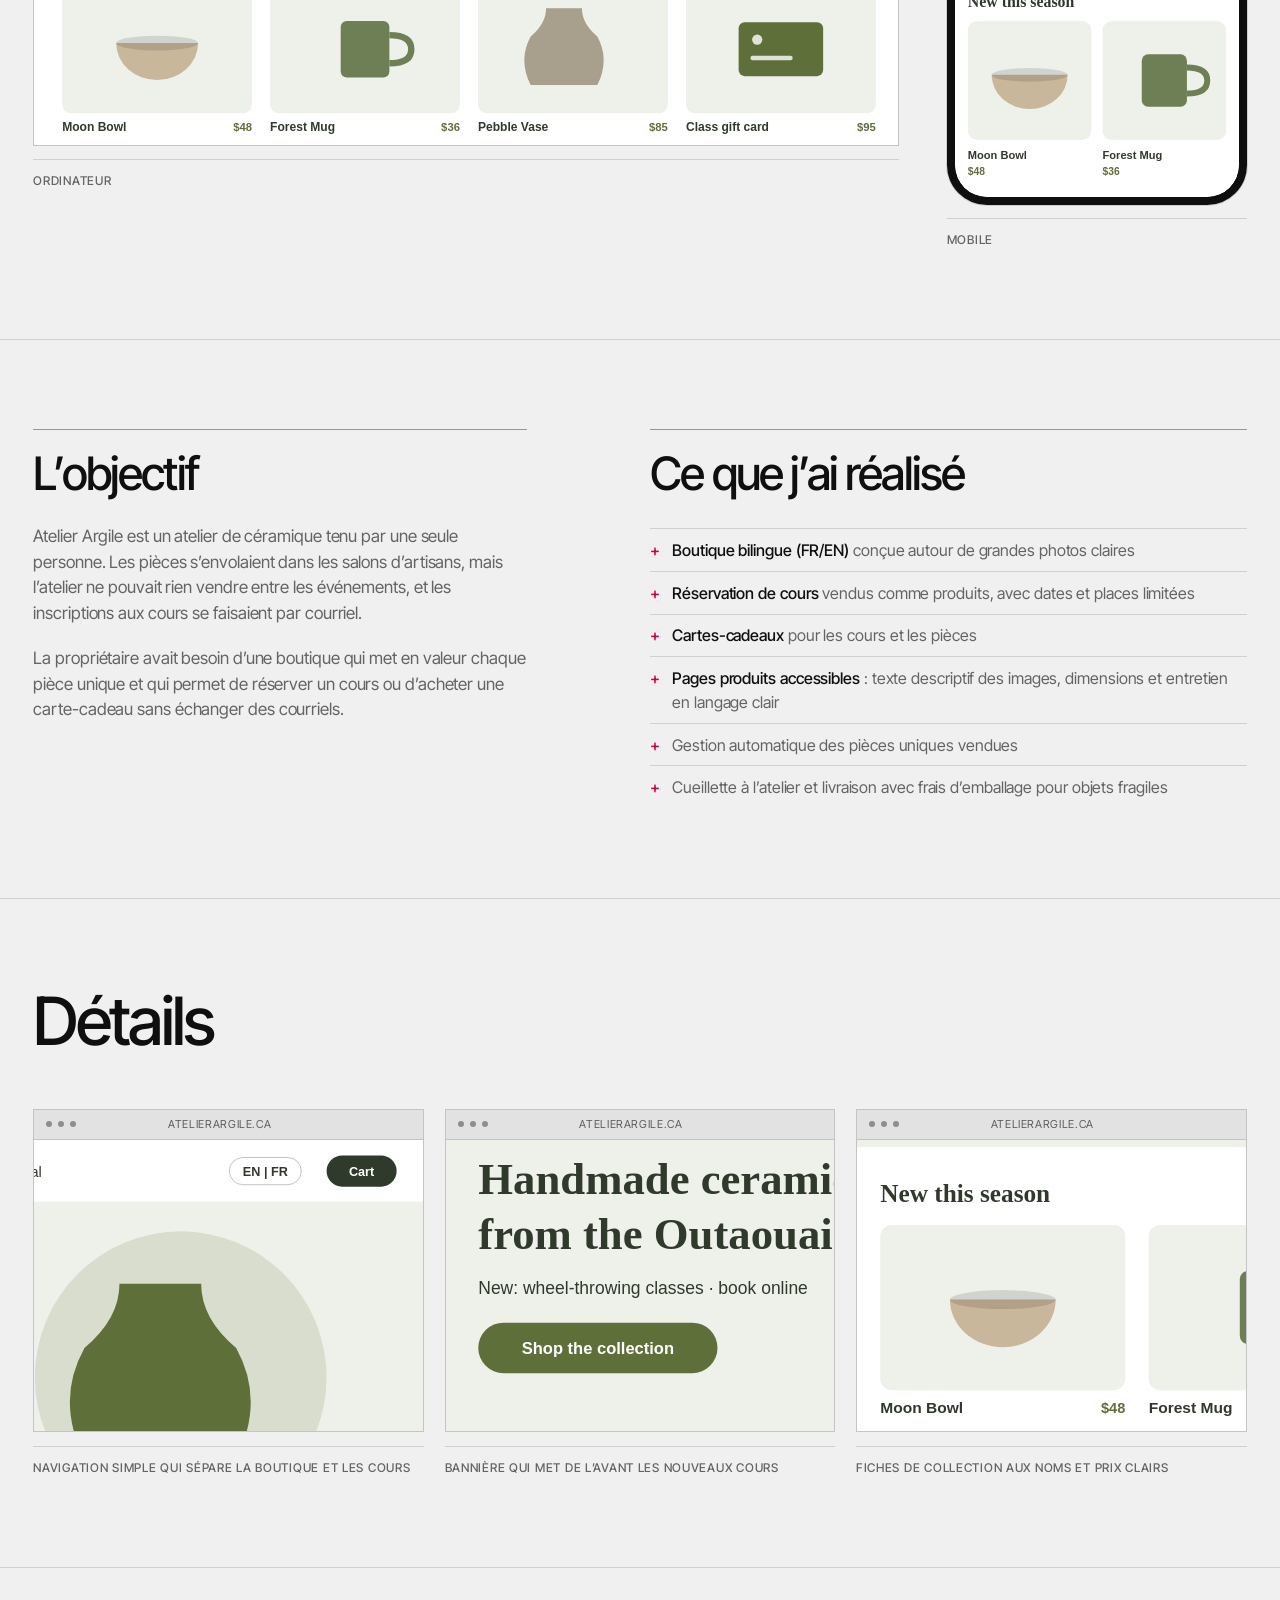
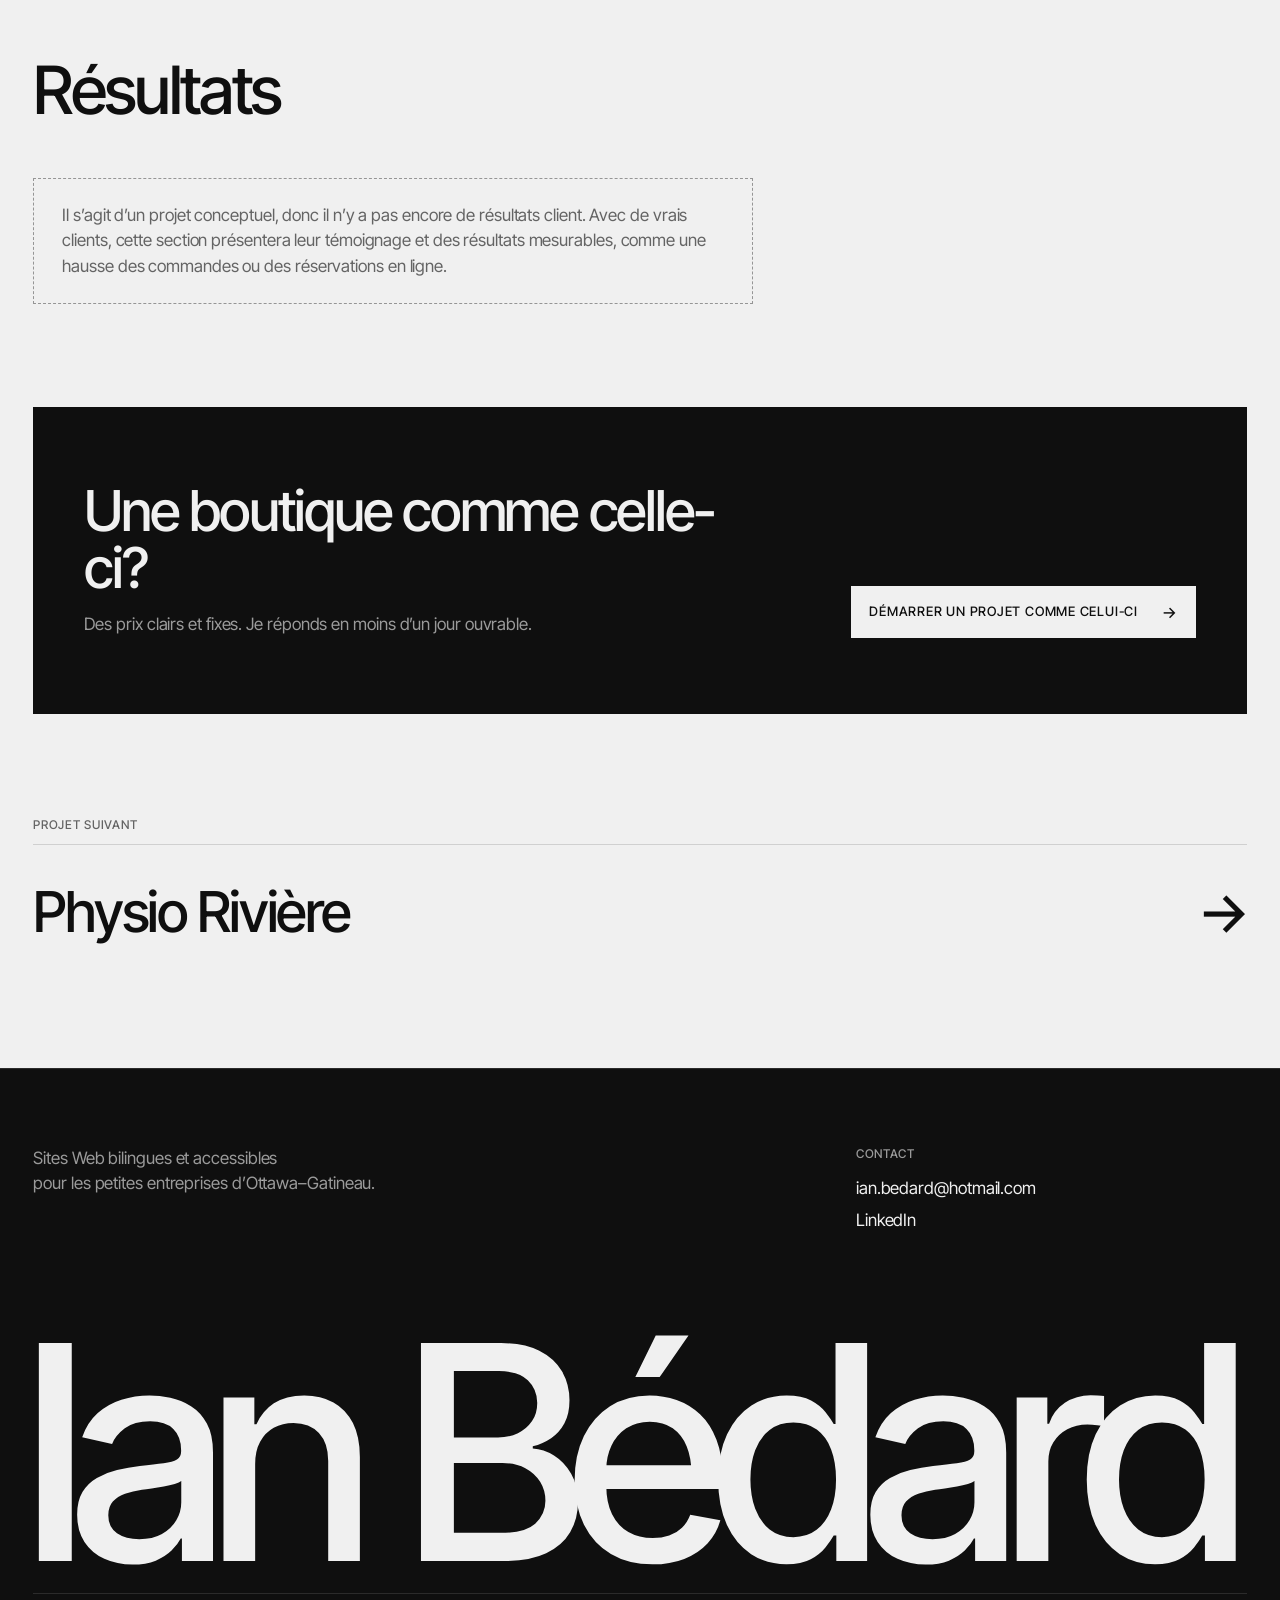
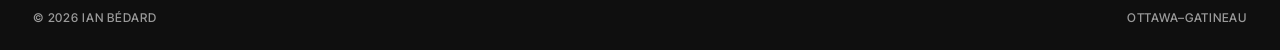
<file: fr/realisations/atelier-argile.html>
<!doctype html>
<html lang="fr">
<head>
  <meta charset="utf-8">
  <meta name="viewport" content="width=device-width, initial-scale=1">
  <title>Atelier Argile: Étude de cas | Ian Bédard</title>
  <meta name="description" content="Une boutique en ligne de céramiques faites à la main, qui vend aussi des places dans des cours de tournage.">
  <meta name="theme-color" content="#0f0f0f">
  <link rel="alternate" hreflang="fr" href="atelier-argile.html">
  <link rel="alternate" hreflang="en" href="../../work/atelier-argile.html">
  <link rel="icon" href="../../assets/img/favicon.svg" type="image/svg+xml">
  <link rel="preconnect" href="https://fonts.googleapis.com">
  <link rel="preconnect" href="https://fonts.gstatic.com" crossorigin>
  <link rel="stylesheet" href="https://fonts.googleapis.com/css2?family=Inter+Tight:wght@400;500&display=swap">
  <link rel="stylesheet" href="../../assets/css/style.css">
</head>
<body>
  <a class="skip-link" href="#main">Passer au contenu principal</a>

  <header class="navbar">
    <div class="container navbar-inner">
      <a class="logo" href="../index.html"><img class="logo-mark" src="../../assets/img/logo-mark.svg" alt="" width="26" height="26">Ian Bédard</a>
      <nav class="site-nav case-nav" aria-label="Principal">
        <ul>
          <li><a class="lang-switch" href="../../work/atelier-argile.html" lang="en" hreflang="en">EN</a></li>
          <li><a class="nav-cta" href="../index.html#contact">Contact</a></li>
        </ul>
      </nav>
    </div>
  </header>

  <main id="main">
    <section class="case-hero dark" aria-labelledby="case-title">
      <div class="container">
        <nav class="breadcrumbs caption" aria-label="Breadcrumb">
          <a href="../index.html">Accueil</a> / <a href="../index.html#concepts">Projets conceptuels</a> / <span aria-current="page">Atelier Argile</span>
        </nav>
        <div class="badges"><span class="badge">Boutique Shopify</span><span class="badge">Projet conceptuel</span></div>
        <h1 id="case-title">Atelier Argile</h1>
        <p class="lead">Une boutique en ligne de céramiques faites à la main, qui vend aussi des places dans des cours de tournage.</p>
        <p class="concept-note"><span class="badge badge-demo">Démo</span>Il s’agit d’une démo que j’ai créée pour montrer ce qui est possible. Ce n’est pas une boutique de client.</p>
        <dl class="case-meta">
          <div><dt>Type</dt><dd>Boutique Shopify</dd></div>
          <div><dt>Entreprise</dt><dd>Atelier de céramique, Chelsea</dd></div>
          <div><dt>Forfait</dt><dd>Lancement de boutique</dd></div>
        </dl>
        <div class="btn-row">
          <a class="btn btn-primary" href="../index.html#contact">Demander l’accès à la démo</a>
          </div>
          <p class="demo-pass">La démo est protégée par un mot de passe. Écrivez-moi et je vous enverrai le lien et le mot de passe.</p>
      </div>
    </section>

    <section class="light section-tight" aria-labelledby="explore-title">
      <div class="container">
        <div class="section-head">
          <h2 id="explore-title">Captures d’écran</h2>
          <p>Vues ordinateur et mobile de la maquette conceptuelle.</p>
        </div>
        <div class="showcase">
          <figure>
            <div class="mockup-browser"><div class="toolbar"><span class="url">atelierargile.ca</span></div><div class="screen"><img src="../../assets/img/atelier-argile-desktop.svg" alt="" width="1200" height="716"></div></div>
            <figcaption>Ordinateur</figcaption>
          </figure>
          <figure class="phone-col">
            <div class="mockup-phone"><div class="screen"><img src="../../assets/img/atelier-argile-mobile.svg" alt="" width="366" height="776"></div></div>
            <figcaption>Mobile</figcaption>
          </figure>
        </div>
        
      </div>
    </section>

    <section class="light section-tight">
      <div class="container">
        <div class="split">
          <div class="card"><div class="card-body">
            <h2>L’objectif</h2>
              <p>Atelier Argile est un atelier de céramique tenu par une seule personne. Les pièces s’envolaient dans les salons d’artisans, mais l’atelier ne pouvait rien vendre entre les événements, et les inscriptions aux cours se faisaient par courriel.</p>
              <p>La propriétaire avait besoin d’une boutique qui met en valeur chaque pièce unique et qui permet de réserver un cours ou d’acheter une carte-cadeau sans échanger des courriels.</p>
          </div></div>
          <div class="card"><div class="card-body">
            <h2>Ce que j’ai réalisé</h2>
            <ul class="feature-list">
                <li><span><b>Boutique bilingue (FR/EN)</b> conçue autour de grandes photos claires</span></li>
                <li><span><b>Réservation de cours</b> vendus comme produits, avec dates et places limitées</span></li>
                <li><span><b>Cartes-cadeaux</b> pour les cours et les pièces</span></li>
                <li><span><b>Pages produits accessibles</b> : texte descriptif des images, dimensions et entretien en langage clair</span></li>
                <li><span>Gestion automatique des pièces uniques vendues</span></li>
                <li><span>Cueillette à l’atelier et livraison avec frais d’emballage pour objets fragiles</span></li>
            </ul>
          </div></div>
        </div>
      </div>
    </section>

    <section class="light section-tight" aria-labelledby="details-title">
      <div class="container">
        <div class="section-head"><h2 id="details-title">Détails</h2></div>
        <div class="shots">
          <figure><div class="mockup-browser"><div class="toolbar"><span class="url">atelierargile.ca</span></div><div class="zoom"><img src="../../assets/img/atelier-argile-desktop.svg" alt="" style="left:-195.0%;top:-0.0%" loading="lazy"></div></div><figcaption>Navigation simple qui sépare la boutique et les cours</figcaption></figure>
          <figure><div class="mockup-browser"><div class="toolbar"><span class="url">atelierargile.ca</span></div><div class="zoom"><img src="../../assets/img/atelier-argile-desktop.svg" alt="" style="left:-7.5%;top:-36.7%" loading="lazy"></div></div><figcaption>Bannière qui met de l’avant les nouveaux cours</figcaption></figure>
          <figure><div class="mockup-browser"><div class="toolbar"><span class="url">atelierargile.ca</span></div><div class="zoom"><img src="../../assets/img/atelier-argile-desktop.svg" alt="" style="left:-10.0%;top:-138.7%" loading="lazy"></div></div><figcaption>Fiches de collection aux noms et prix clairs</figcaption></figure>
        </div>
      </div>
    </section>

    <section class="light section-tight" aria-labelledby="results-title">
      <div class="container">
        <div class="section-head"><h2 id="results-title">Résultats</h2></div>
        <p class="results-placeholder">Il s’agit d’un projet conceptuel, donc il n’y a pas encore de résultats client. Avec de vrais clients, cette section présentera leur témoignage et des résultats mesurables, comme une hausse des commandes ou des réservations en ligne.</p>

        <div class="cta-box dark">
          <div>
            <h2>Une boutique comme celle-ci?</h2>
            <p>Des prix clairs et fixes. Je réponds en moins d’un jour ouvrable.</p>
          </div>
          <div class="btn-row">
            <a class="btn btn-primary" href="../index.html#contact">Démarrer un projet comme celui-ci</a>
          </div>
        </div>

        <div class="next-wrap">
          <p class="caption muted">Projet suivant</p>
          <p class="next-project"><a href="physio-riviere.html"><span>Physio Rivière</span><span aria-hidden="true">→</span></a></p>
        </div>
      </div>
    </section>
  </main>

  <footer class="footer">
    <div class="container">
      <div class="footer-grid grid">
        <div>
          <a class="logo" href="../index.html"><img class="logo-mark" src="../../assets/img/logo-mark.svg" alt="" width="26" height="26">Ian Bédard</a>
          <p>Sites Web bilingues et accessibles<br>pour les petites entreprises d’Ottawa–Gatineau.</p>
        </div>
        <div>
          <div class="footer-title caption">Contact</div>
          <ul>
            <li><a href="mailto:ian.bedard@hotmail.com">ian.bedard@hotmail.com</a></li>
            <li><a href="https://www.linkedin.com/in/ianbedard/" target="_blank" rel="noopener">LinkedIn<span class="visually-hidden"> (s’ouvre dans un nouvel onglet)</span></a></li>
          </ul>
        </div>
      </div>
      <p class="wordmark" aria-hidden="true">Ian Bédard</p>
      <div class="footer-bottom caption"><span>© <span id="year">2026</span> Ian Bédard</span><span>Ottawa–Gatineau</span></div>
    </div>
  </footer>

  <script src="../../assets/js/main.js"></script>
</body>
</html>
</file>
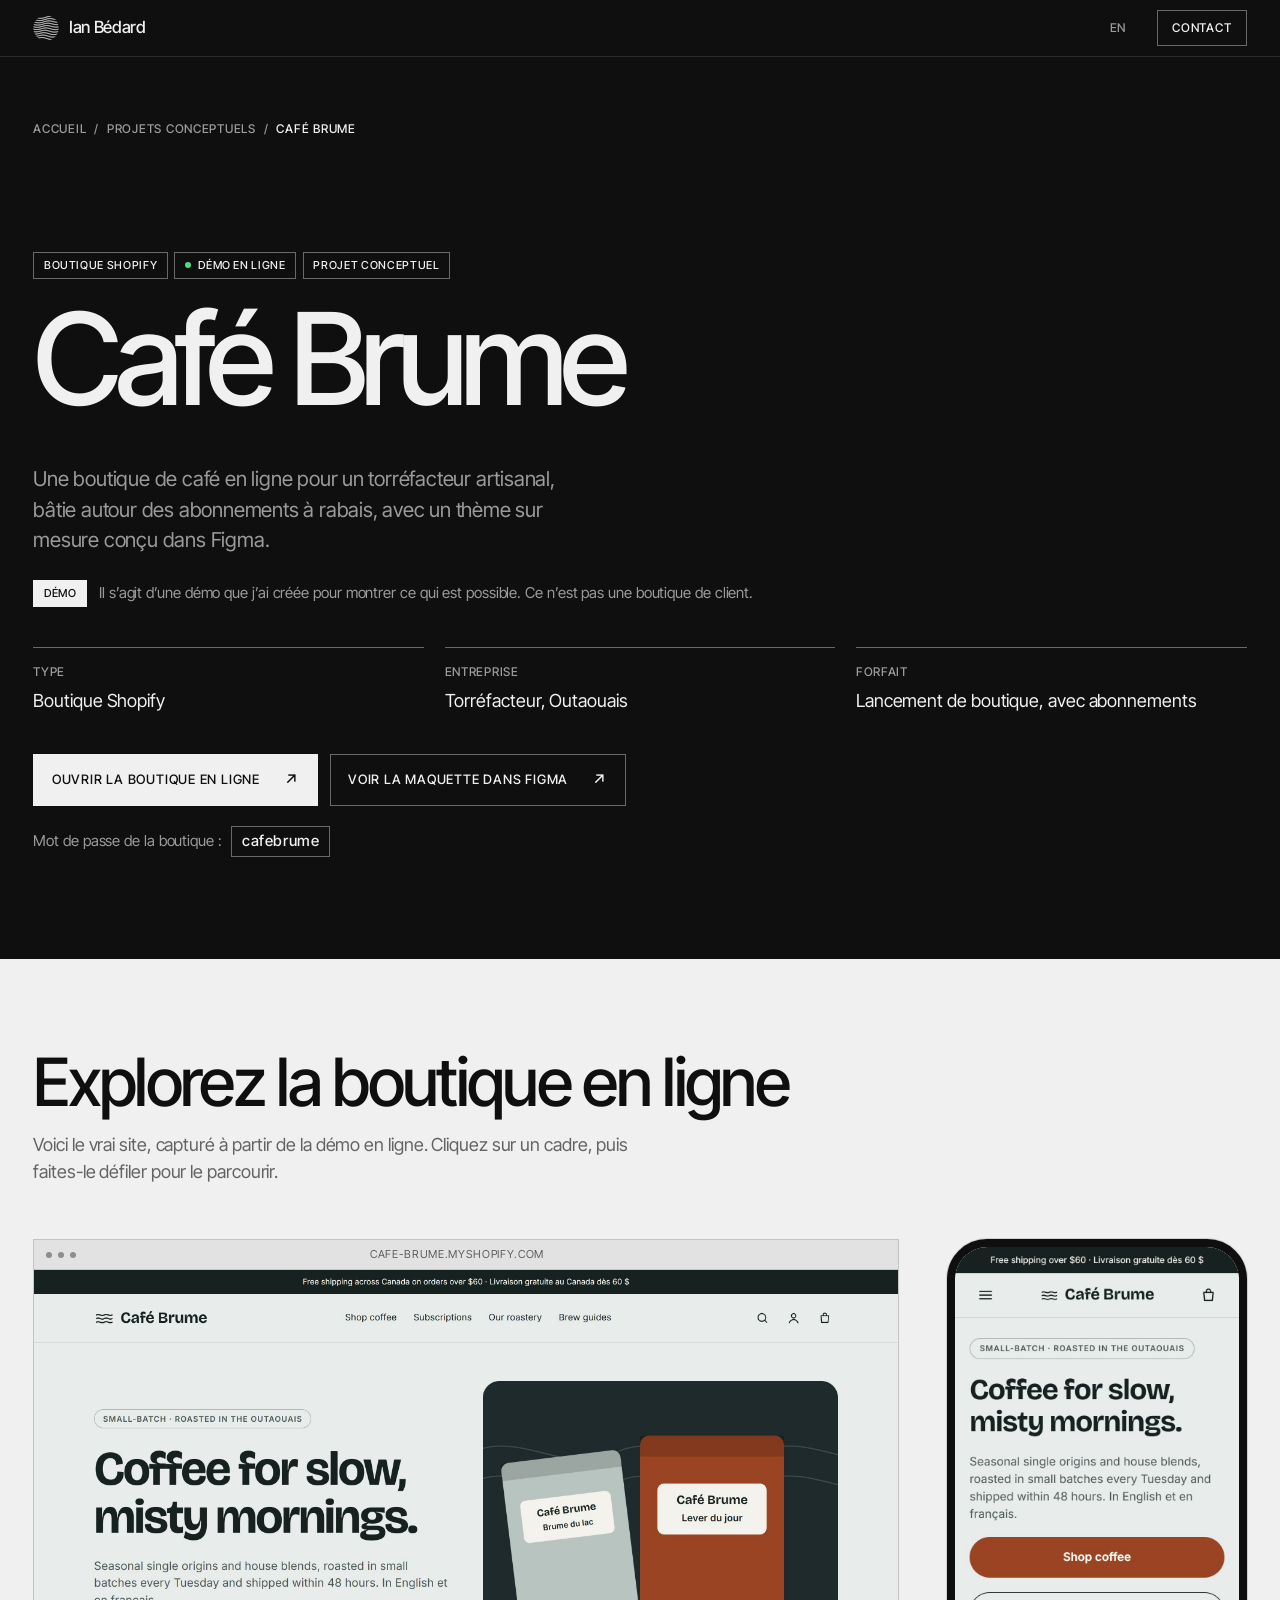
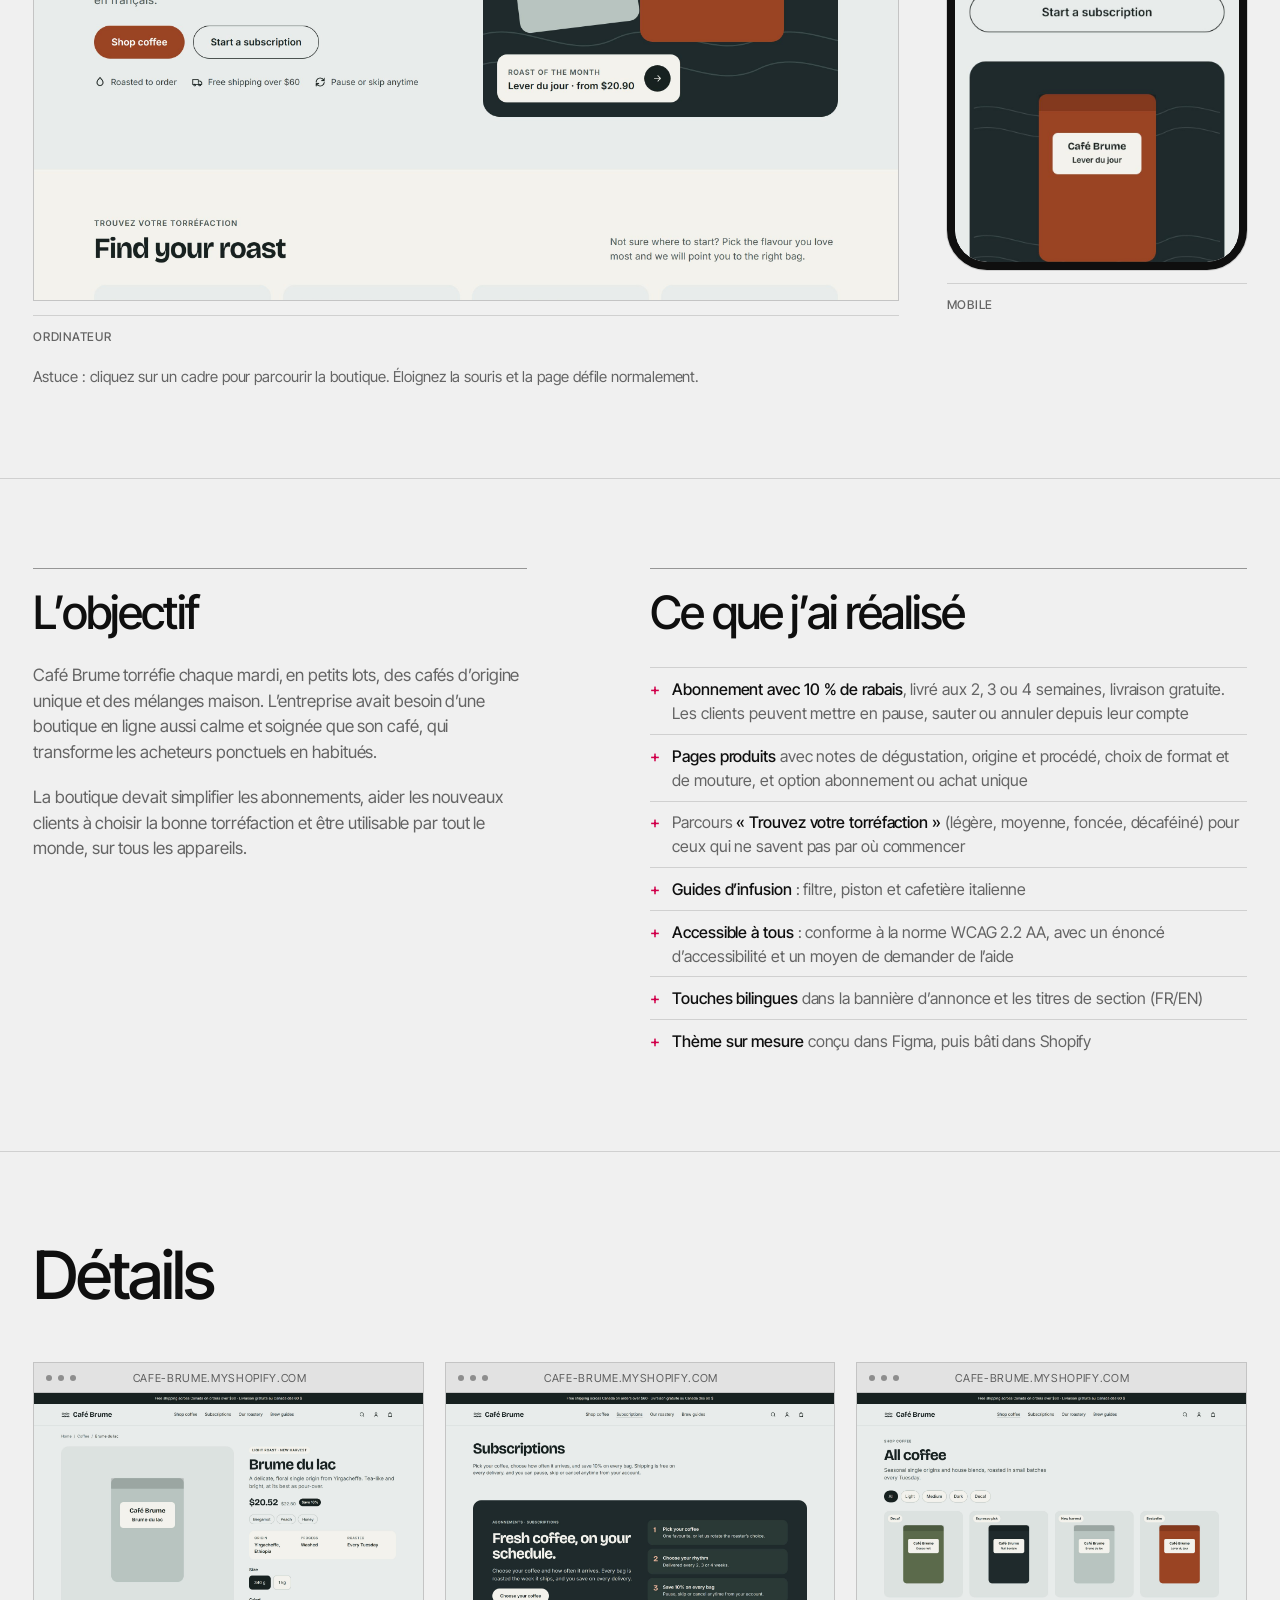
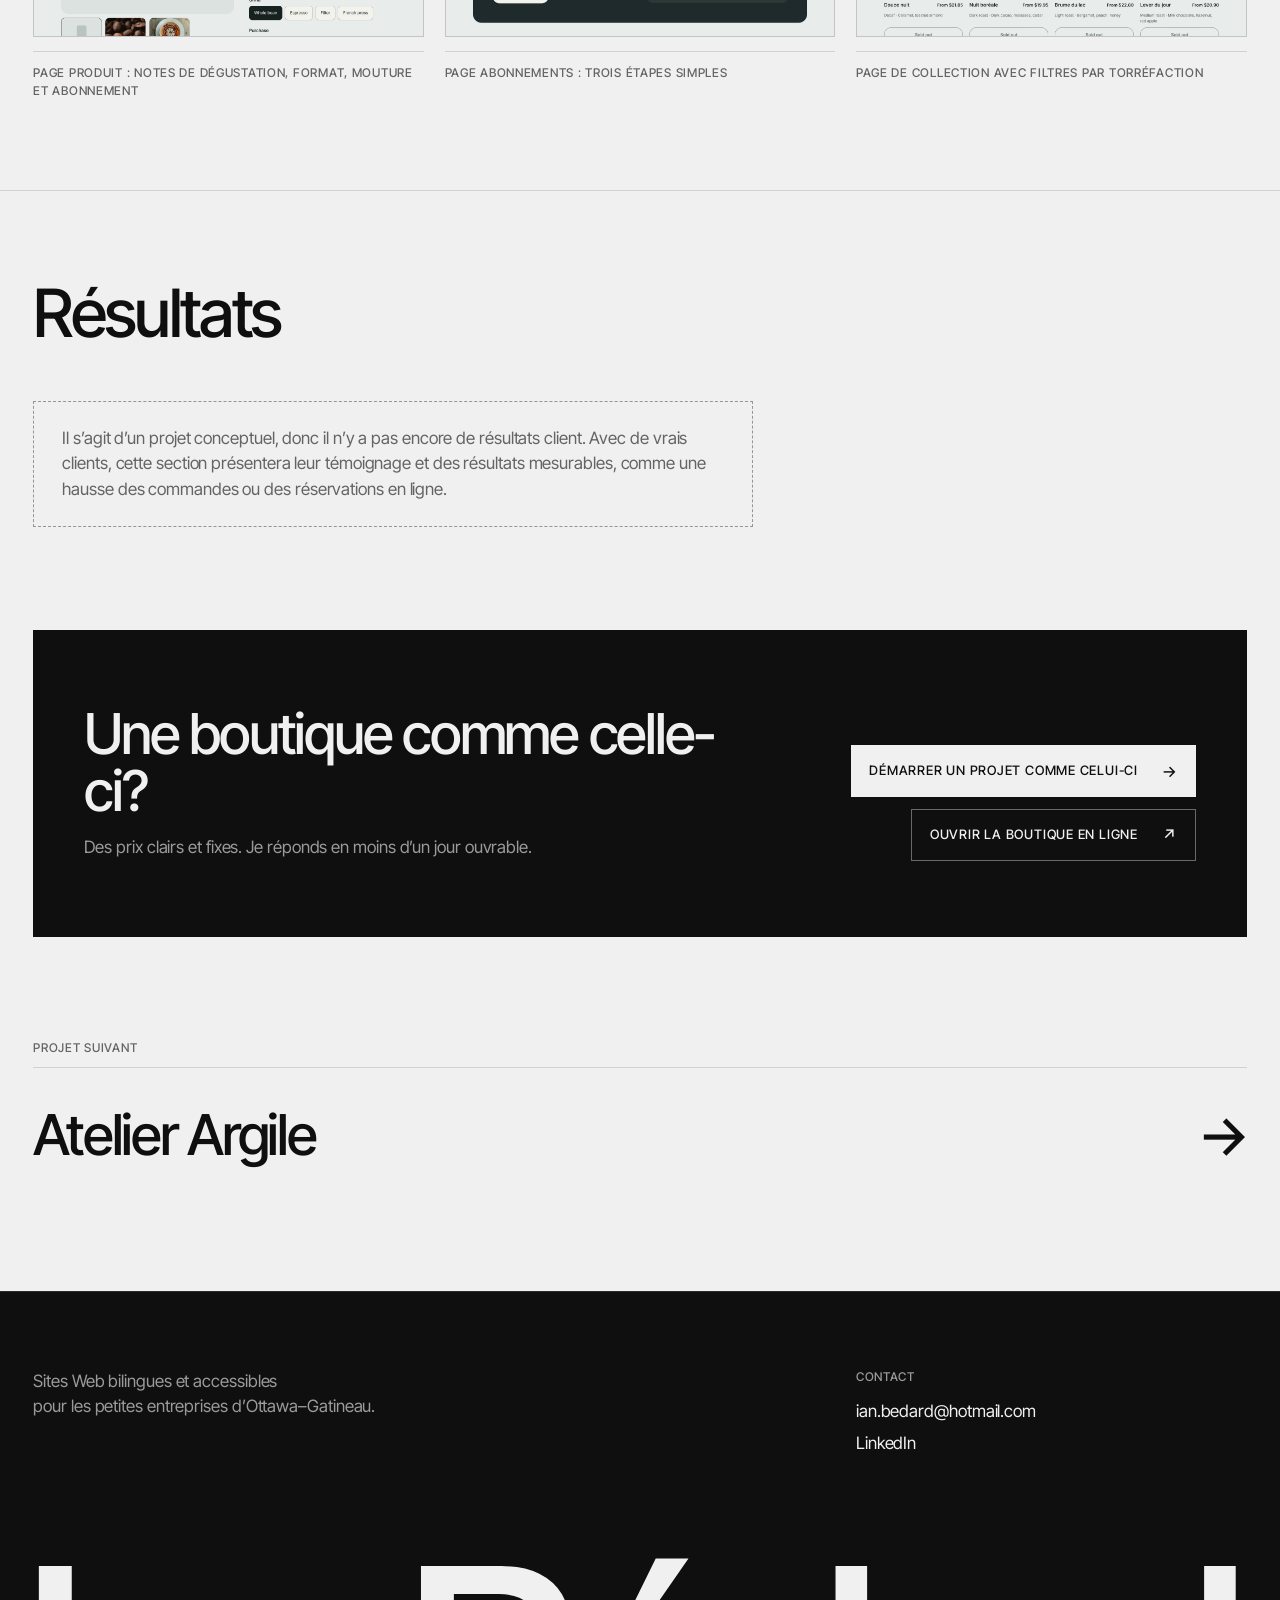
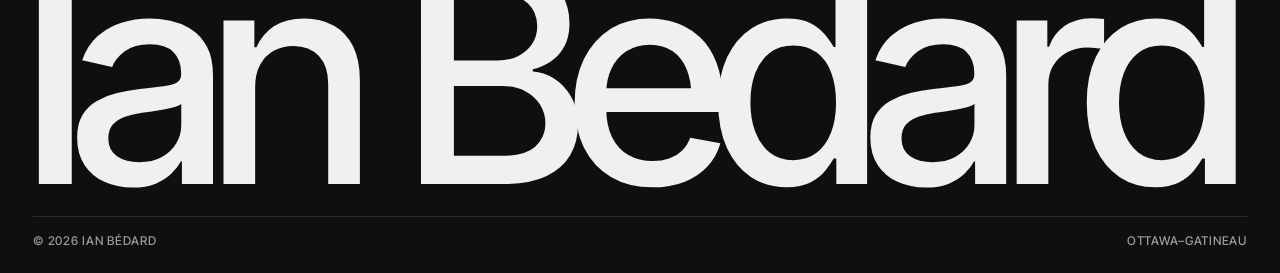
<file: fr/realisations/cafe-brume.html>
<!doctype html>
<html lang="fr">
<head>
  <meta charset="utf-8">
  <meta name="viewport" content="width=device-width, initial-scale=1">
  <title>Café Brume: Étude de cas | Ian Bédard</title>
  <meta name="description" content="Une boutique de café en ligne pour un torréfacteur artisanal, bâtie autour des abonnements à rabais, avec un thème sur mesure conçu dans Figma.">
  <meta name="theme-color" content="#0f0f0f">
  <link rel="alternate" hreflang="fr" href="cafe-brume.html">
  <link rel="alternate" hreflang="en" href="../../work/cafe-brume.html">
  <link rel="icon" href="../../assets/img/favicon.svg" type="image/svg+xml">
  <link rel="preconnect" href="https://fonts.googleapis.com">
  <link rel="preconnect" href="https://fonts.gstatic.com" crossorigin>
  <link rel="stylesheet" href="https://fonts.googleapis.com/css2?family=Inter+Tight:wght@400;500&display=swap">
  <link rel="stylesheet" href="../../assets/css/style.css">
</head>
<body>
  <a class="skip-link" href="#main">Passer au contenu principal</a>

  <header class="navbar">
    <div class="container navbar-inner">
      <a class="logo" href="../index.html"><img class="logo-mark" src="../../assets/img/logo-mark.svg" alt="" width="26" height="26">Ian Bédard</a>
      <nav class="site-nav case-nav" aria-label="Principal">
        <ul>
          <li><a class="lang-switch" href="../../work/cafe-brume.html" lang="en" hreflang="en">EN</a></li>
          <li><a class="nav-cta" href="../index.html#contact">Contact</a></li>
        </ul>
      </nav>
    </div>
  </header>

  <main id="main">
    <section class="case-hero dark" aria-labelledby="case-title">
      <div class="container">
        <nav class="breadcrumbs caption" aria-label="Breadcrumb">
          <a href="../index.html">Accueil</a> / <a href="../index.html#concepts">Projets conceptuels</a> / <span aria-current="page">Café Brume</span>
        </nav>
        <div class="badges"><span class="badge">Boutique Shopify</span><span class="badge badge-live">Démo en ligne</span><span class="badge">Projet conceptuel</span></div>
        <h1 id="case-title">Café Brume</h1>
        <p class="lead">Une boutique de café en ligne pour un torréfacteur artisanal, bâtie autour des abonnements à rabais, avec un thème sur mesure conçu dans Figma.</p>
        <p class="concept-note"><span class="badge badge-demo">Démo</span>Il s’agit d’une démo que j’ai créée pour montrer ce qui est possible. Ce n’est pas une boutique de client.</p>
        <dl class="case-meta">
          <div><dt>Type</dt><dd>Boutique Shopify</dd></div>
          <div><dt>Entreprise</dt><dd>Torréfacteur, Outaouais</dd></div>
          <div><dt>Forfait</dt><dd>Lancement de boutique, avec abonnements</dd></div>
        </dl>
        <div class="btn-row">
          <a class="btn btn-primary" href="https://cafe-brume.myshopify.com/" target="_blank" rel="noopener">Ouvrir la boutique en ligne<span class="visually-hidden"> (s’ouvre dans un nouvel onglet)</span></a>
            <a class="btn btn-outline" href="https://www.figma.com/design/1NcVyYHfctXZY5UNMz49RK" target="_blank" rel="noopener">Voir la maquette dans Figma<span class="visually-hidden"> (s’ouvre dans un nouvel onglet)</span></a>
          </div>
          <p class="demo-pass">Mot de passe de la boutique : <strong>cafebrume</strong></p>
      </div>
    </section>

    <section class="light section-tight" aria-labelledby="explore-title">
      <div class="container">
        <div class="section-head">
          <h2 id="explore-title">Explorez la boutique en ligne</h2>
          <p>Voici le vrai site, capturé à partir de la démo en ligne. Cliquez sur un cadre, puis faites-le défiler pour le parcourir.</p>
        </div>
        <div class="showcase">
          <figure>
            <div class="mockup-browser"><div class="toolbar"><span class="url">cafe-brume.myshopify.com</span></div><div class="screen scroll" tabindex="0" role="region" aria-label="Café Brume: Ordinateur, aperçu défilant"><img src="../../assets/img/cafe-brume/home-full.jpg" alt="" width="2880" loading="lazy"></div></div>
            <figcaption>Ordinateur</figcaption>
          </figure>
          <figure class="phone-col">
            <div class="mockup-phone"><div class="screen scroll" tabindex="0" role="region" aria-label="Café Brume: Mobile, aperçu défilant"><img src="../../assets/img/cafe-brume/home-mobile-full.jpg" alt="" width="780" loading="lazy"></div></div>
            <figcaption>Mobile</figcaption>
          </figure>
        </div>
        <p class="scroll-hint">Astuce : cliquez sur un cadre pour parcourir la boutique. Éloignez la souris et la page défile normalement.</p>
      </div>
    </section>

    <section class="light section-tight">
      <div class="container">
        <div class="split">
          <div class="card"><div class="card-body">
            <h2>L’objectif</h2>
              <p>Café Brume torréfie chaque mardi, en petits lots, des cafés d’origine unique et des mélanges maison. L’entreprise avait besoin d’une boutique en ligne aussi calme et soignée que son café, qui transforme les acheteurs ponctuels en habitués.</p>
              <p>La boutique devait simplifier les abonnements, aider les nouveaux clients à choisir la bonne torréfaction et être utilisable par tout le monde, sur tous les appareils.</p>
          </div></div>
          <div class="card"><div class="card-body">
            <h2>Ce que j’ai réalisé</h2>
            <ul class="feature-list">
                <li><span><b>Abonnement avec 10 % de rabais</b>, livré aux 2, 3 ou 4 semaines, livraison gratuite. Les clients peuvent mettre en pause, sauter ou annuler depuis leur compte</span></li>
                <li><span><b>Pages produits</b> avec notes de dégustation, origine et procédé, choix de format et de mouture, et option abonnement ou achat unique</span></li>
                <li><span>Parcours <b>« Trouvez votre torréfaction »</b> (légère, moyenne, foncée, décaféiné) pour ceux qui ne savent pas par où commencer</span></li>
                <li><span><b>Guides d’infusion</b> : filtre, piston et cafetière italienne</span></li>
                <li><span><b>Accessible à tous</b> : conforme à la norme WCAG 2.2 AA, avec un énoncé d’accessibilité et un moyen de demander de l’aide</span></li>
                <li><span><b>Touches bilingues</b> dans la bannière d’annonce et les titres de section (FR/EN)</span></li>
                <li><span><b>Thème sur mesure</b> conçu dans Figma, puis bâti dans Shopify</span></li>
            </ul>
          </div></div>
        </div>
      </div>
    </section>

    <section class="light section-tight" aria-labelledby="details-title">
      <div class="container">
        <div class="section-head"><h2 id="details-title">Détails</h2></div>
        <div class="shots">
          <figure><div class="mockup-browser"><div class="toolbar"><span class="url">cafe-brume.myshopify.com</span></div><div class="screen"><img src="../../assets/img/cafe-brume/product-desktop.jpg" alt="" width="2880" height="1800" loading="lazy"></div></div><figcaption>Page produit : notes de dégustation, format, mouture et abonnement</figcaption></figure>
          <figure><div class="mockup-browser"><div class="toolbar"><span class="url">cafe-brume.myshopify.com</span></div><div class="screen"><img src="../../assets/img/cafe-brume/subscriptions-desktop.jpg" alt="" width="2880" height="1800" loading="lazy"></div></div><figcaption>Page abonnements : trois étapes simples</figcaption></figure>
          <figure><div class="mockup-browser"><div class="toolbar"><span class="url">cafe-brume.myshopify.com</span></div><div class="screen"><img src="../../assets/img/cafe-brume/collection-desktop.jpg" alt="" width="2880" height="1800" loading="lazy"></div></div><figcaption>Page de collection avec filtres par torréfaction</figcaption></figure>
        </div>
      </div>
    </section>

    <section class="light section-tight" aria-labelledby="results-title">
      <div class="container">
        <div class="section-head"><h2 id="results-title">Résultats</h2></div>
        <p class="results-placeholder">Il s’agit d’un projet conceptuel, donc il n’y a pas encore de résultats client. Avec de vrais clients, cette section présentera leur témoignage et des résultats mesurables, comme une hausse des commandes ou des réservations en ligne.</p>

        <div class="cta-box dark">
          <div>
            <h2>Une boutique comme celle-ci?</h2>
            <p>Des prix clairs et fixes. Je réponds en moins d’un jour ouvrable.</p>
          </div>
          <div class="btn-row">
            <a class="btn btn-primary" href="../index.html#contact">Démarrer un projet comme celui-ci</a>
            <a class="btn btn-outline" href="https://cafe-brume.myshopify.com/" target="_blank" rel="noopener">Ouvrir la boutique en ligne<span class="visually-hidden"> (s’ouvre dans un nouvel onglet)</span></a>
          </div>
        </div>

        <div class="next-wrap">
          <p class="caption muted">Projet suivant</p>
          <p class="next-project"><a href="atelier-argile.html"><span>Atelier Argile</span><span aria-hidden="true">→</span></a></p>
        </div>
      </div>
    </section>
  </main>

  <footer class="footer">
    <div class="container">
      <div class="footer-grid grid">
        <div>
          <a class="logo" href="../index.html"><img class="logo-mark" src="../../assets/img/logo-mark.svg" alt="" width="26" height="26">Ian Bédard</a>
          <p>Sites Web bilingues et accessibles<br>pour les petites entreprises d’Ottawa–Gatineau.</p>
        </div>
        <div>
          <div class="footer-title caption">Contact</div>
          <ul>
            <li><a href="mailto:ian.bedard@hotmail.com">ian.bedard@hotmail.com</a></li>
            <li><a href="https://www.linkedin.com/in/ianbedard/" target="_blank" rel="noopener">LinkedIn<span class="visually-hidden"> (s’ouvre dans un nouvel onglet)</span></a></li>
          </ul>
        </div>
      </div>
      <p class="wordmark" aria-hidden="true">Ian Bédard</p>
      <div class="footer-bottom caption"><span>© <span id="year">2026</span> Ian Bédard</span><span>Ottawa–Gatineau</span></div>
    </div>
  </footer>

  <script src="../../assets/js/main.js"></script>
</body>
</html>
</file>
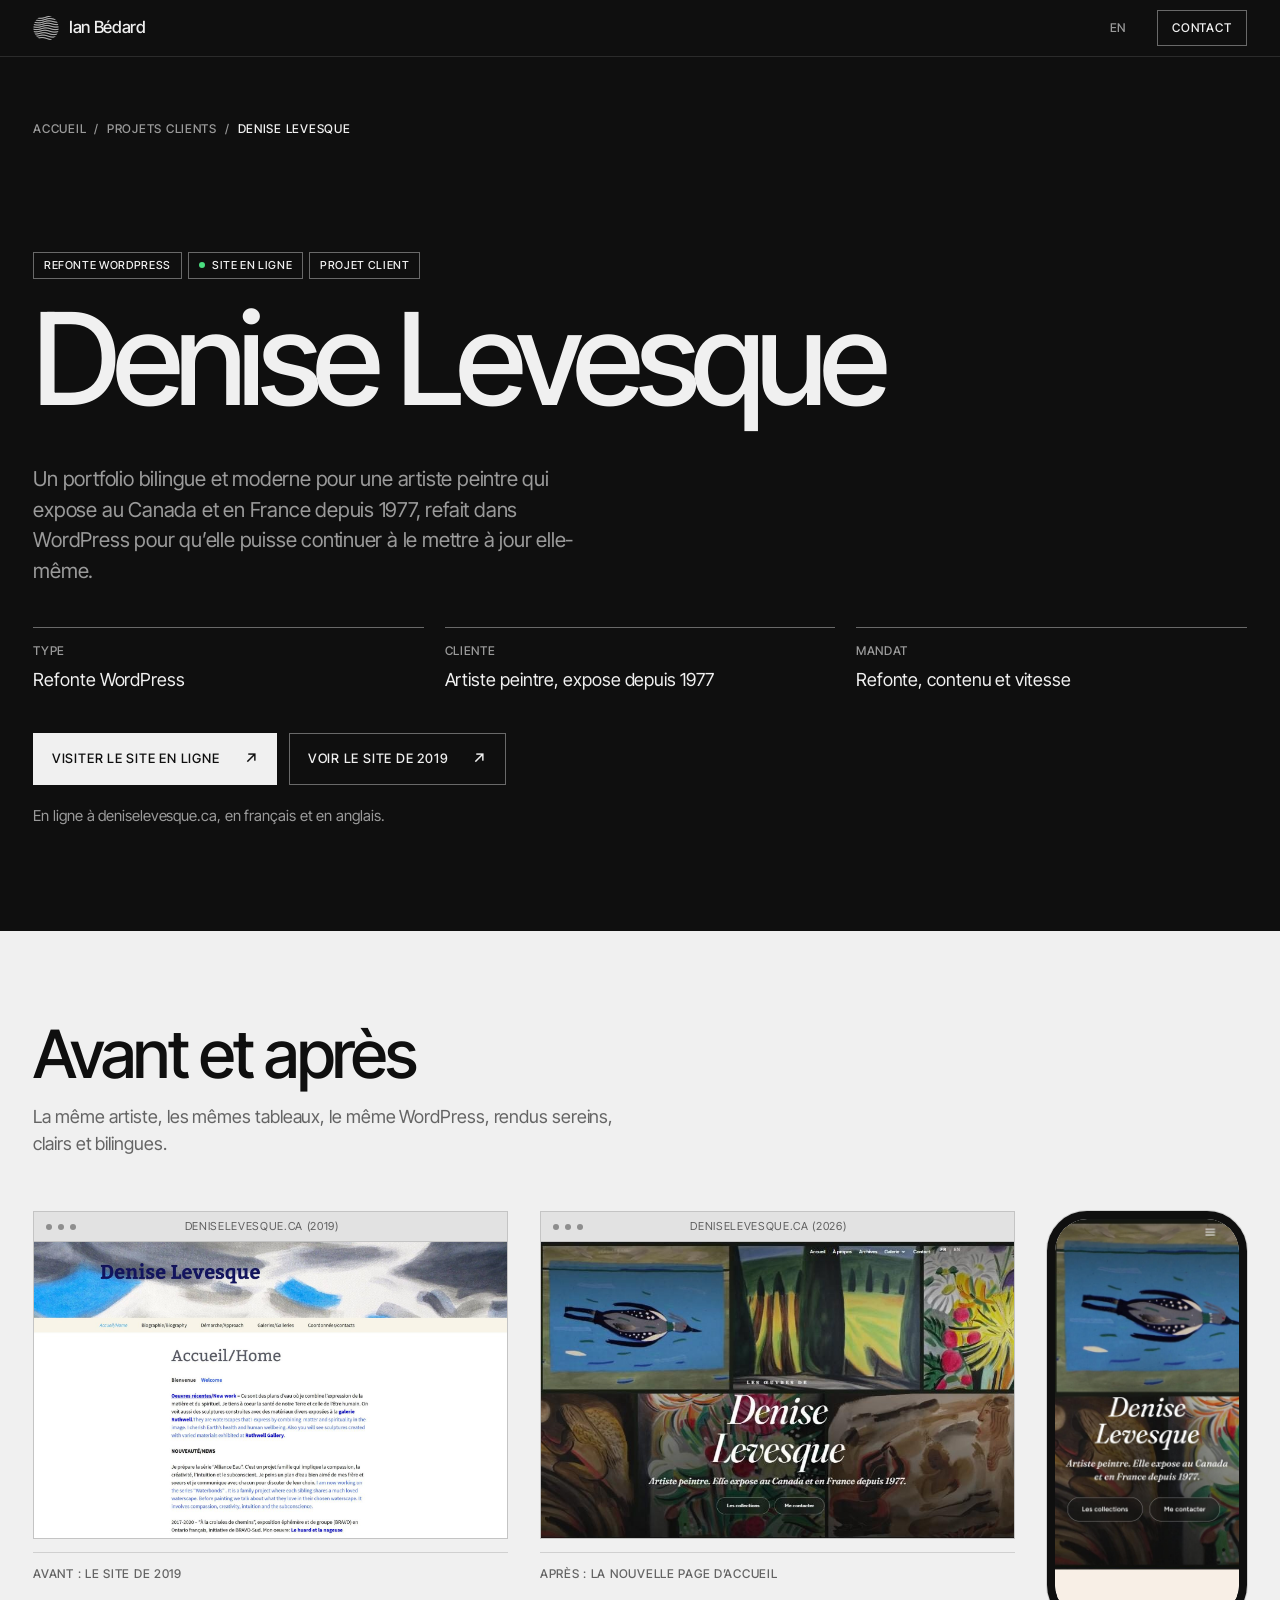
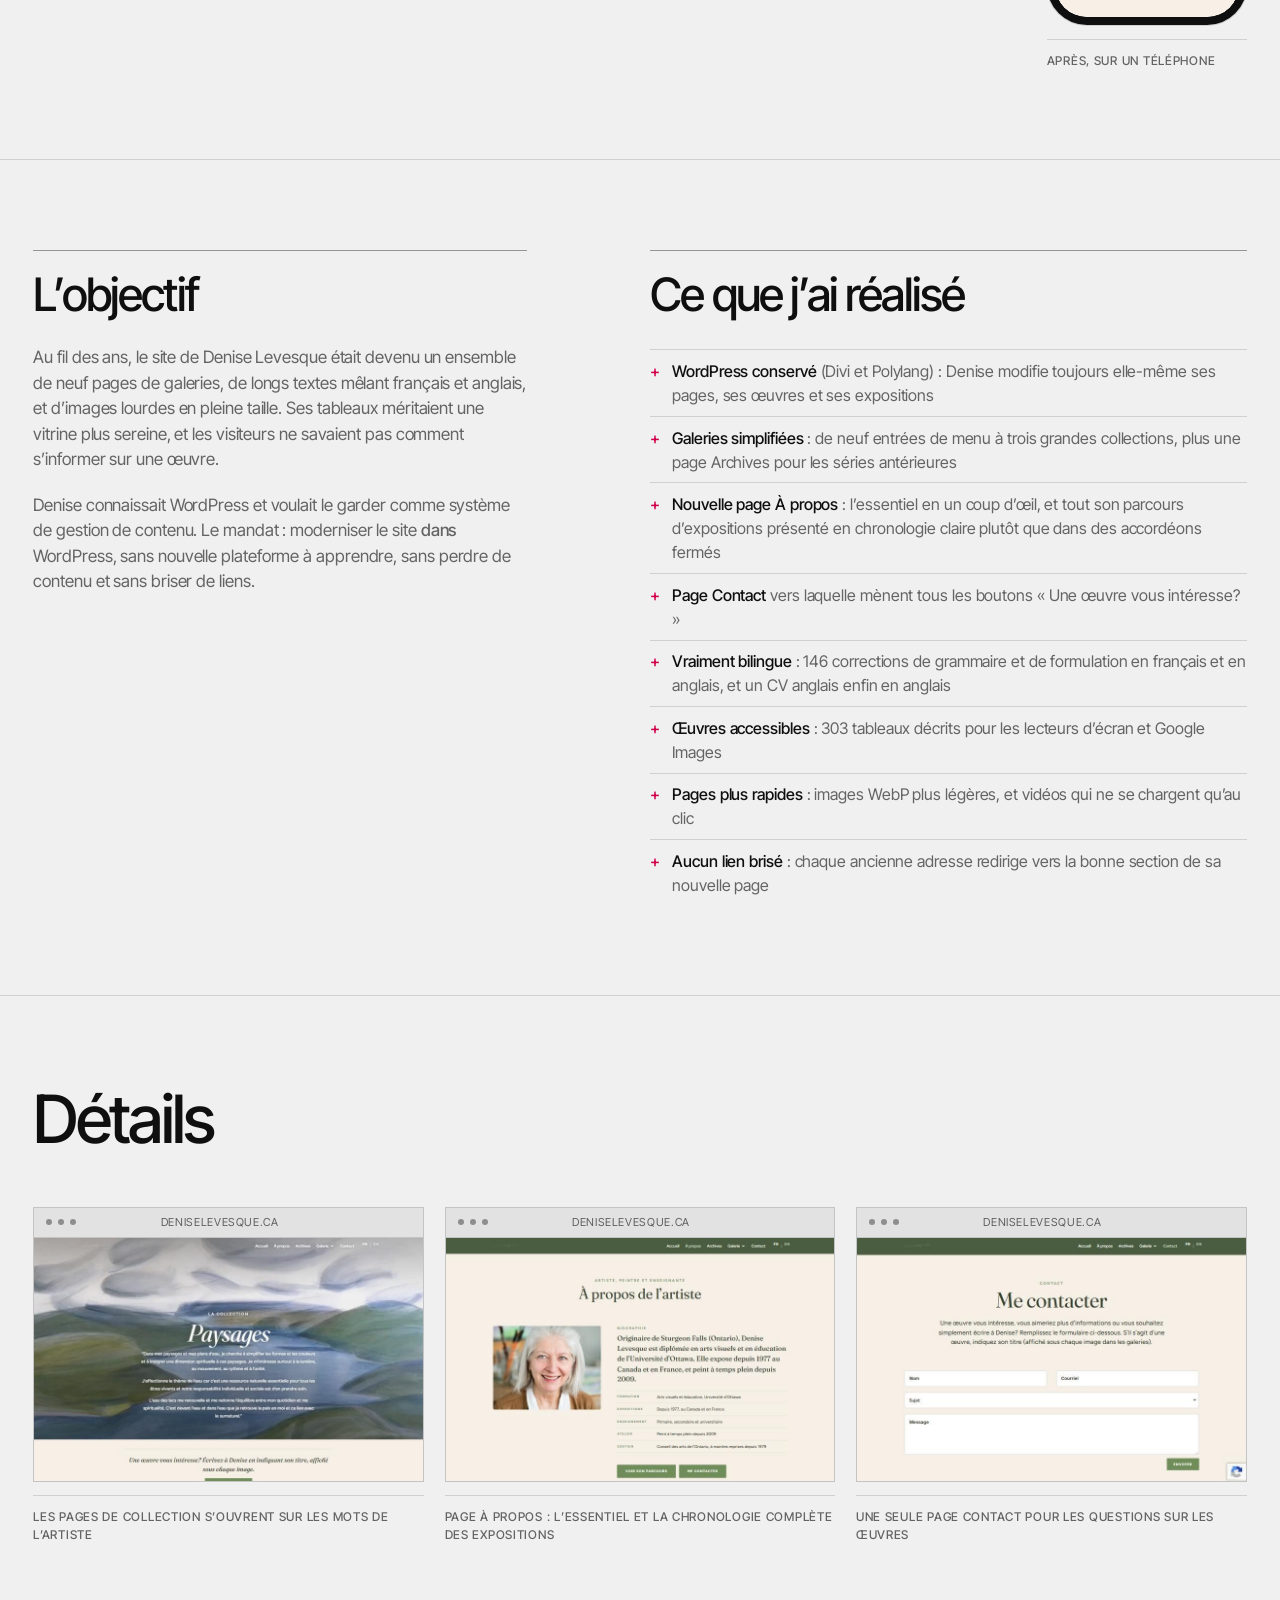
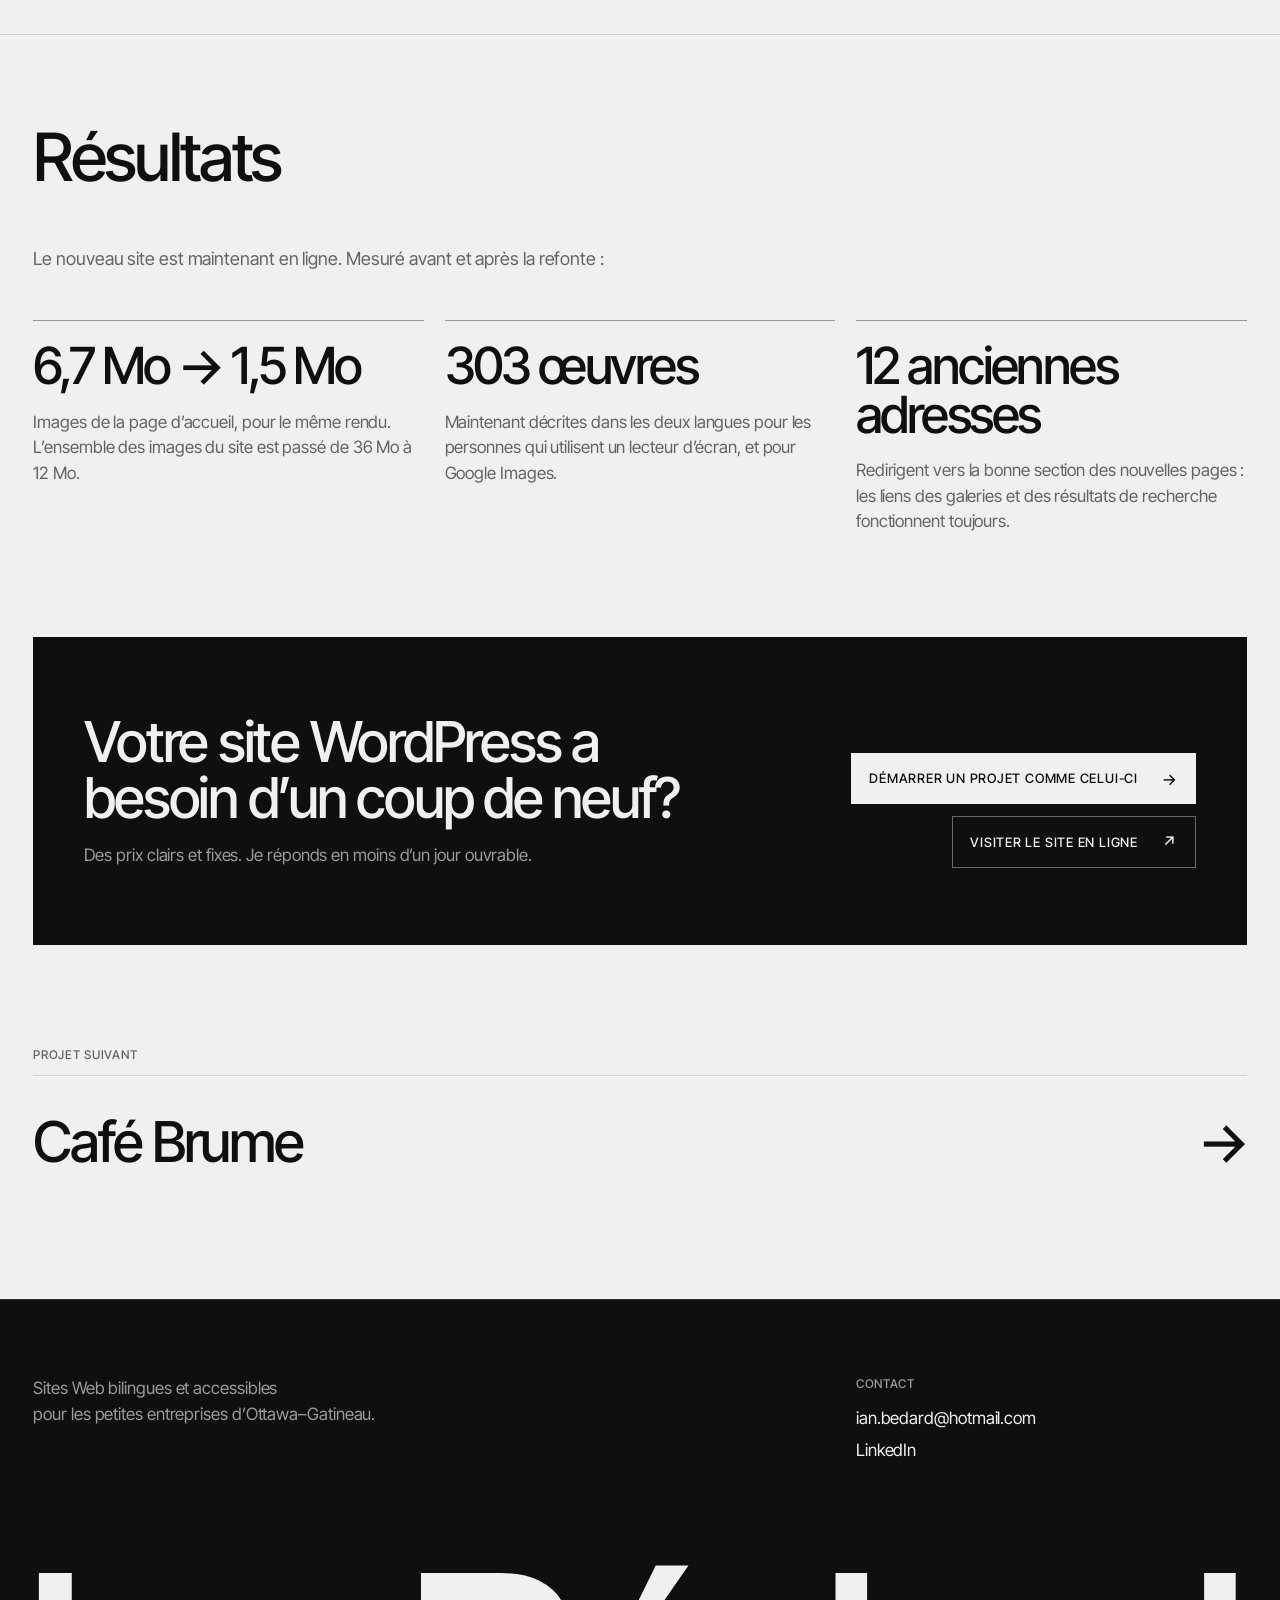
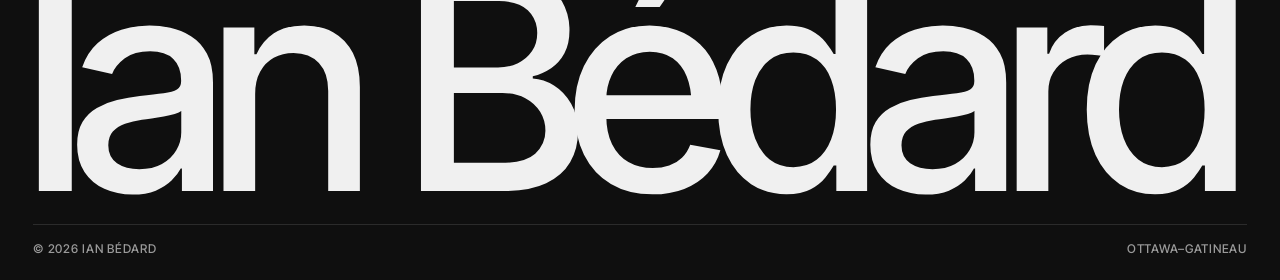
<file: fr/realisations/denise-levesque.html>
<!doctype html>
<html lang="fr">
<head>
  <meta charset="utf-8">
  <meta name="viewport" content="width=device-width, initial-scale=1">
  <title>Denise Levesque: Étude de cas | Ian Bédard</title>
  <meta name="description" content="Un portfolio bilingue et moderne pour une artiste peintre qui expose au Canada et en France depuis 1977, refait dans WordPress pour qu’elle puisse continuer à le mettre à jour elle-même.">
  <meta name="theme-color" content="#0f0f0f">
  <link rel="alternate" hreflang="fr" href="denise-levesque.html">
  <link rel="alternate" hreflang="en" href="../../work/denise-levesque.html">
  <link rel="icon" href="../../assets/img/favicon.svg" type="image/svg+xml">
  <link rel="preconnect" href="https://fonts.googleapis.com">
  <link rel="preconnect" href="https://fonts.gstatic.com" crossorigin>
  <link rel="stylesheet" href="https://fonts.googleapis.com/css2?family=Inter+Tight:wght@400;500&display=swap">
  <link rel="stylesheet" href="../../assets/css/style.css">
</head>
<body>
  <a class="skip-link" href="#main">Passer au contenu principal</a>

  <header class="navbar">
    <div class="container navbar-inner">
      <a class="logo" href="../index.html"><img class="logo-mark" src="../../assets/img/logo-mark.svg" alt="" width="26" height="26">Ian Bédard</a>
      <nav class="site-nav case-nav" aria-label="Principal">
        <ul>
          <li><a class="lang-switch" href="../../work/denise-levesque.html" lang="en" hreflang="en">EN</a></li>
          <li><a class="nav-cta" href="../index.html#contact">Contact</a></li>
        </ul>
      </nav>
    </div>
  </header>

  <main id="main">
    <section class="case-hero dark" aria-labelledby="case-title">
      <div class="container">
        <nav class="breadcrumbs caption" aria-label="Breadcrumb">
          <a href="../index.html">Accueil</a> / <a href="../index.html#realisations">Projets clients</a> / <span aria-current="page">Denise Levesque</span>
        </nav>
        <div class="badges"><span class="badge">Refonte WordPress</span><span class="badge badge-live">Site en ligne</span><span class="badge">Projet client</span></div>
        <h1 id="case-title">Denise Levesque</h1>
        <p class="lead">Un portfolio bilingue et moderne pour une artiste peintre qui expose au Canada et en France depuis 1977, refait dans WordPress pour qu’elle puisse continuer à le mettre à jour elle-même.</p>
        <dl class="case-meta">
          <div><dt>Type</dt><dd>Refonte WordPress</dd></div>
          <div><dt>Cliente</dt><dd>Artiste peintre, expose depuis 1977</dd></div>
          <div><dt>Mandat</dt><dd>Refonte, contenu et vitesse</dd></div>
        </dl>
        <div class="btn-row">
          <a class="btn btn-primary" href="https://deniselevesque.ca/" target="_blank" rel="noopener">Visiter le site en ligne<span class="visually-hidden"> (s’ouvre dans un nouvel onglet)</span></a>
            <a class="btn btn-outline" href="https://web.archive.org/web/20190719171715/https://deniselevesque.ca/test_site/" target="_blank" rel="noopener">Voir le site de 2019<span class="visually-hidden"> (s’ouvre dans un nouvel onglet)</span></a>
          </div>
          <p class="demo-pass">En ligne à deniselevesque.ca, en français et en anglais.</p>
      </div>
    </section>

    <section class="light section-tight" aria-labelledby="explore-title">
      <div class="container">
        <div class="section-head">
          <h2 id="explore-title">Avant et après</h2>
          <p>La même artiste, les mêmes tableaux, le même WordPress, rendus sereins, clairs et bilingues.</p>
        </div>
        <div class="compare">
          <figure>
            <div class="mockup-browser"><div class="toolbar"><span class="url">deniselevesque.ca (2019)</span></div><div class="screen"><img src="../../assets/img/denise-levesque/before-desktop.jpg" alt="" width="1600" height="1000" loading="lazy"></div></div>
            <figcaption>Avant : le site de 2019</figcaption>
          </figure>
          <figure>
            <div class="mockup-browser"><div class="toolbar"><span class="url">deniselevesque.ca (2026)</span></div><div class="screen"><img src="../../assets/img/denise-levesque/home-desktop.jpg" alt="" width="800" height="500" loading="lazy"></div></div>
            <figcaption>Après : la nouvelle page d’accueil</figcaption>
          </figure>
          <figure class="phone-col">
            <div class="mockup-phone"><div class="screen"><img src="../../assets/img/denise-levesque/home-mobile.jpg" alt="" width="780" loading="lazy"></div></div>
            <figcaption>Après, sur un téléphone</figcaption>
          </figure>
        </div>
      </div>
    </section>

    <section class="light section-tight">
      <div class="container">
        <div class="split">
          <div class="card"><div class="card-body">
            <h2>L’objectif</h2>
              <p>Au fil des ans, le site de Denise Levesque était devenu un ensemble de neuf pages de galeries, de longs textes mêlant français et anglais, et d’images lourdes en pleine taille. Ses tableaux méritaient une vitrine plus sereine, et les visiteurs ne savaient pas comment s’informer sur une œuvre.</p>
              <p>Denise connaissait WordPress et voulait le garder comme système de gestion de contenu. Le mandat : moderniser le site <b>dans</b> WordPress, sans nouvelle plateforme à apprendre, sans perdre de contenu et sans briser de liens.</p>
          </div></div>
          <div class="card"><div class="card-body">
            <h2>Ce que j’ai réalisé</h2>
            <ul class="feature-list">
                <li><span><b>WordPress conservé</b> (Divi et Polylang) : Denise modifie toujours elle-même ses pages, ses œuvres et ses expositions</span></li>
                <li><span><b>Galeries simplifiées</b> : de neuf entrées de menu à trois grandes collections, plus une page Archives pour les séries antérieures</span></li>
                <li><span><b>Nouvelle page À propos</b> : l’essentiel en un coup d’œil, et tout son parcours d’expositions présenté en chronologie claire plutôt que dans des accordéons fermés</span></li>
                <li><span><b>Page Contact</b> vers laquelle mènent tous les boutons « Une œuvre vous intéresse? »</span></li>
                <li><span><b>Vraiment bilingue</b> : 146 corrections de grammaire et de formulation en français et en anglais, et un CV anglais enfin en anglais</span></li>
                <li><span><b>Œuvres accessibles</b> : 303 tableaux décrits pour les lecteurs d’écran et Google Images</span></li>
                <li><span><b>Pages plus rapides</b> : images WebP plus légères, et vidéos qui ne se chargent qu’au clic</span></li>
                <li><span><b>Aucun lien brisé</b> : chaque ancienne adresse redirige vers la bonne section de sa nouvelle page</span></li>
            </ul>
          </div></div>
        </div>
      </div>
    </section>

    <section class="light section-tight" aria-labelledby="details-title">
      <div class="container">
        <div class="section-head"><h2 id="details-title">Détails</h2></div>
        <div class="shots">
          <figure><div class="mockup-browser"><div class="toolbar"><span class="url">deniselevesque.ca</span></div><div class="screen"><img src="../../assets/img/denise-levesque/gallery-desktop.jpg" alt="" width="800" height="500" loading="lazy"></div></div><figcaption>Les pages de collection s’ouvrent sur les mots de l’artiste</figcaption></figure>
          <figure><div class="mockup-browser"><div class="toolbar"><span class="url">deniselevesque.ca</span></div><div class="screen"><img src="../../assets/img/denise-levesque/about-desktop.jpg" alt="" width="800" height="500" loading="lazy"></div></div><figcaption>Page À propos : l’essentiel et la chronologie complète des expositions</figcaption></figure>
          <figure><div class="mockup-browser"><div class="toolbar"><span class="url">deniselevesque.ca</span></div><div class="screen"><img src="../../assets/img/denise-levesque/contact-desktop.jpg" alt="" width="800" height="500" loading="lazy"></div></div><figcaption>Une seule page Contact pour les questions sur les œuvres</figcaption></figure>
        </div>
      </div>
    </section>

    <section class="light section-tight" aria-labelledby="results-title">
      <div class="container">
        <div class="section-head"><h2 id="results-title">Résultats</h2></div>
        <p class="results-lead">Le nouveau site est maintenant en ligne. Mesuré avant et après la refonte :</p>
        <div class="stats">
          <div class="stat"><h3>6,7 Mo → 1,5 Mo</h3><p>Images de la page d’accueil, pour le même rendu. L’ensemble des images du site est passé de 36 Mo à 12 Mo.</p></div>
          <div class="stat"><h3>303 œuvres</h3><p>Maintenant décrites dans les deux langues pour les personnes qui utilisent un lecteur d’écran, et pour Google Images.</p></div>
          <div class="stat"><h3>12 anciennes adresses</h3><p>Redirigent vers la bonne section des nouvelles pages : les liens des galeries et des résultats de recherche fonctionnent toujours.</p></div>
        </div>

        <div class="cta-box dark">
          <div>
            <h2>Votre site WordPress a besoin d’un coup de neuf?</h2>
            <p>Des prix clairs et fixes. Je réponds en moins d’un jour ouvrable.</p>
          </div>
          <div class="btn-row">
            <a class="btn btn-primary" href="../index.html#contact">Démarrer un projet comme celui-ci</a>
            <a class="btn btn-outline" href="https://deniselevesque.ca/" target="_blank" rel="noopener">Visiter le site en ligne<span class="visually-hidden"> (s’ouvre dans un nouvel onglet)</span></a>
          </div>
        </div>

        <div class="next-wrap">
          <p class="caption muted">Projet suivant</p>
          <p class="next-project"><a href="cafe-brume.html"><span>Café Brume</span><span aria-hidden="true">→</span></a></p>
        </div>
      </div>
    </section>
  </main>

  <footer class="footer">
    <div class="container">
      <div class="footer-grid grid">
        <div>
          <a class="logo" href="../index.html"><img class="logo-mark" src="../../assets/img/logo-mark.svg" alt="" width="26" height="26">Ian Bédard</a>
          <p>Sites Web bilingues et accessibles<br>pour les petites entreprises d’Ottawa–Gatineau.</p>
        </div>
        <div>
          <div class="footer-title caption">Contact</div>
          <ul>
            <li><a href="mailto:ian.bedard@hotmail.com">ian.bedard@hotmail.com</a></li>
            <li><a href="https://www.linkedin.com/in/ianbedard/" target="_blank" rel="noopener">LinkedIn<span class="visually-hidden"> (s’ouvre dans un nouvel onglet)</span></a></li>
          </ul>
        </div>
      </div>
      <p class="wordmark" aria-hidden="true">Ian Bédard</p>
      <div class="footer-bottom caption"><span>© <span id="year">2026</span> Ian Bédard</span><span>Ottawa–Gatineau</span></div>
    </div>
  </footer>

  <script src="../../assets/js/main.js"></script>
</body>
</html>
</file>
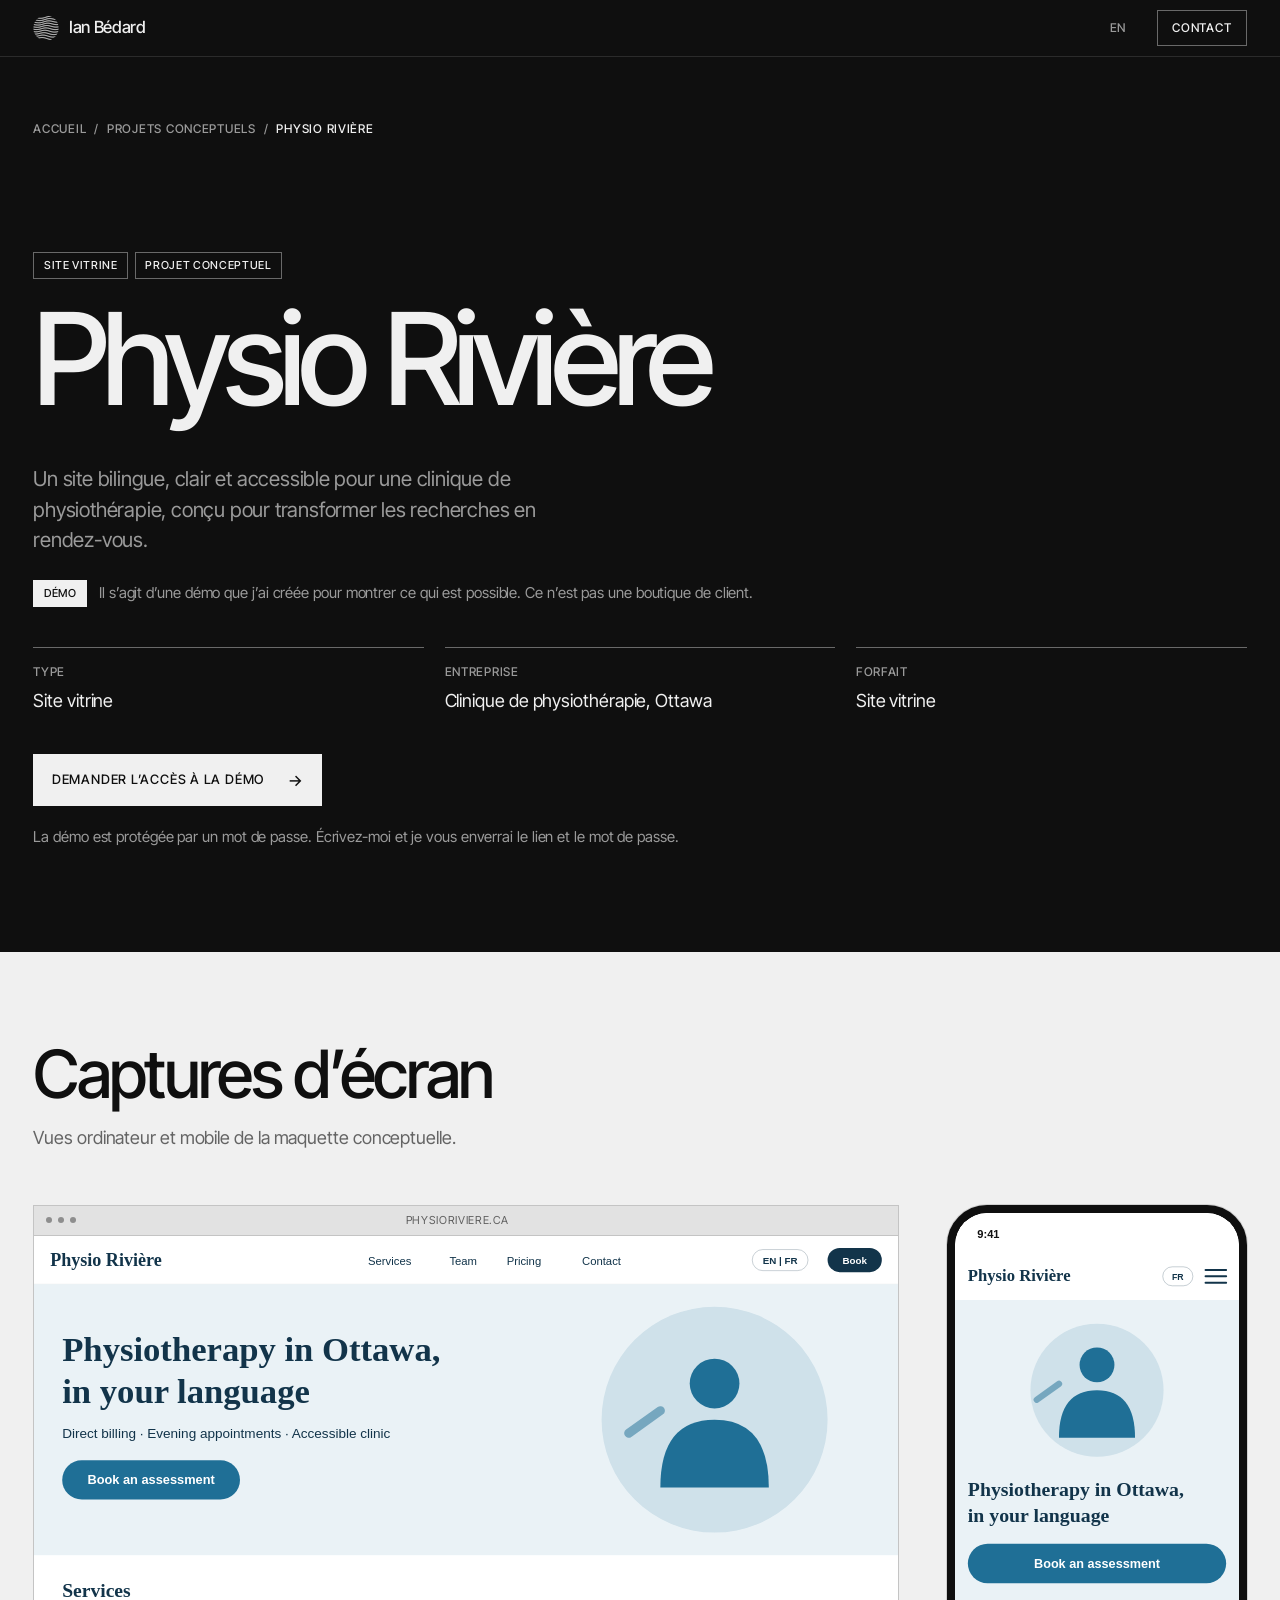
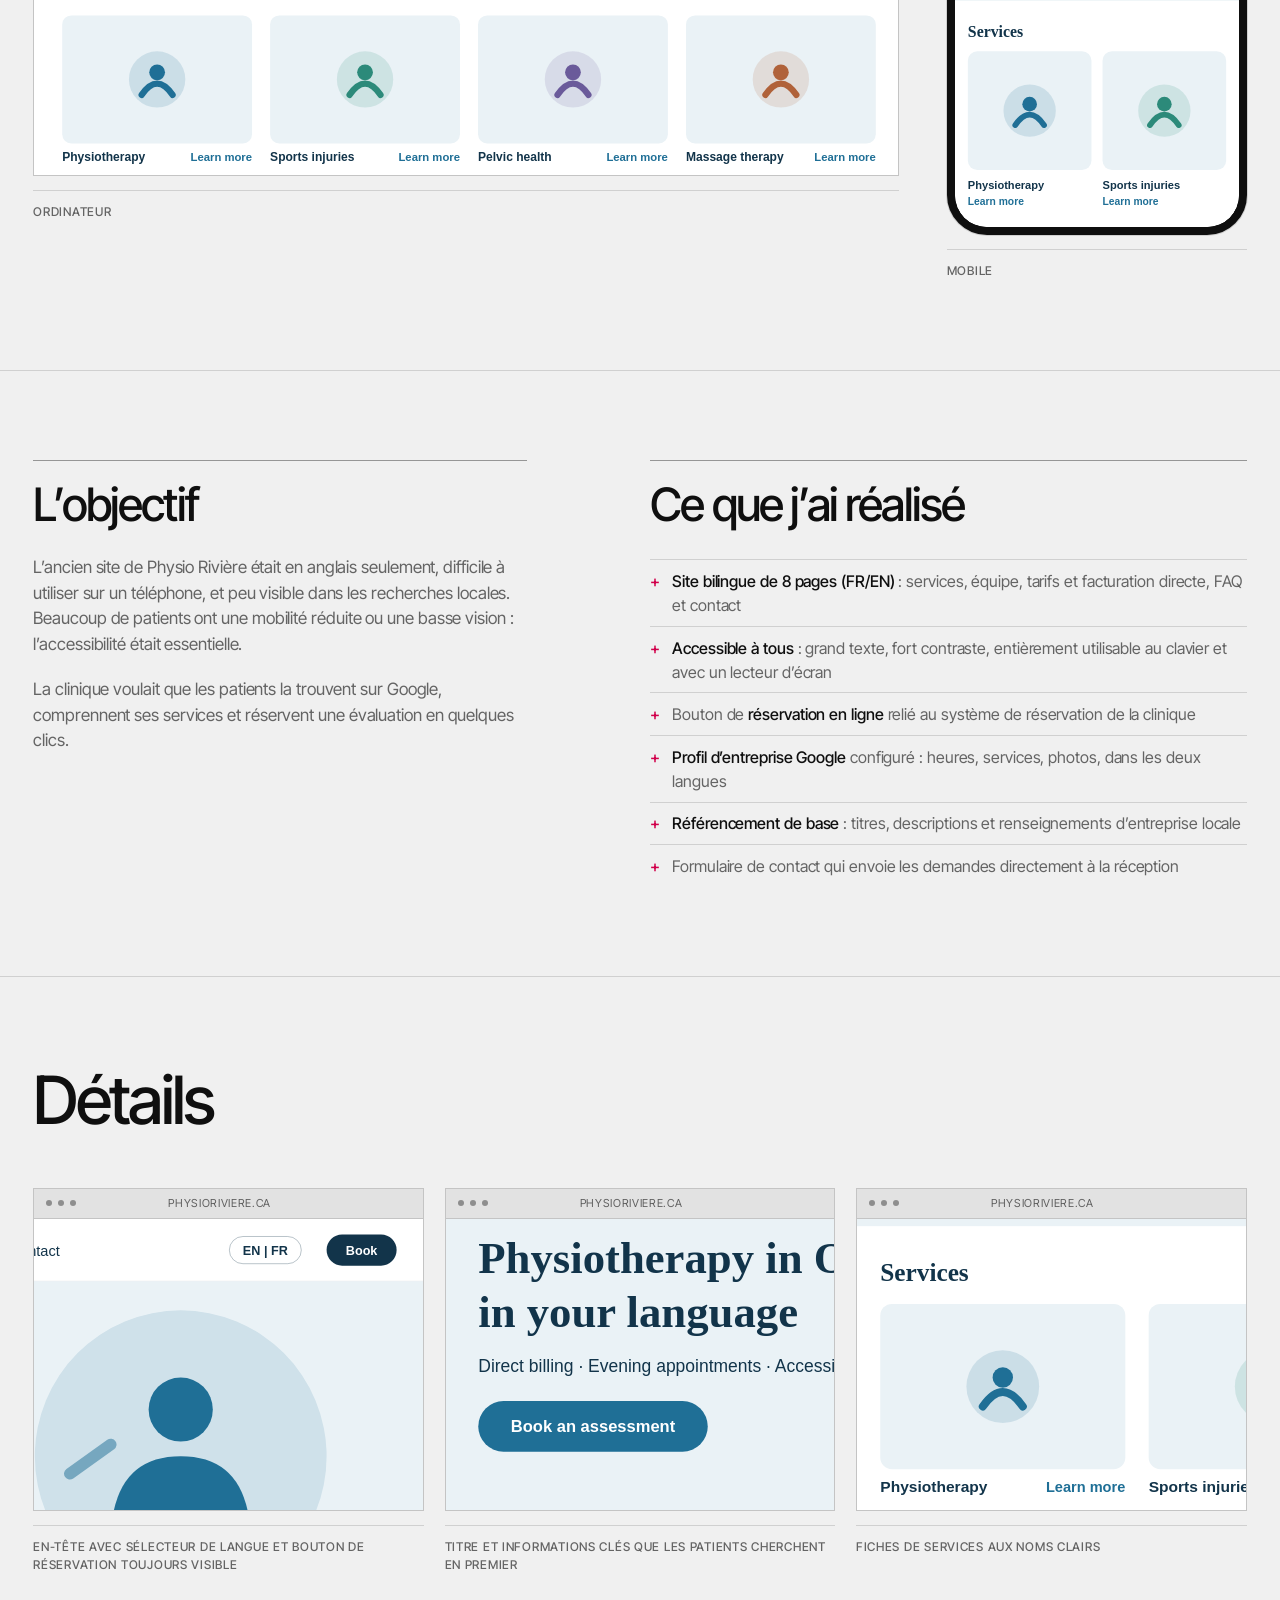
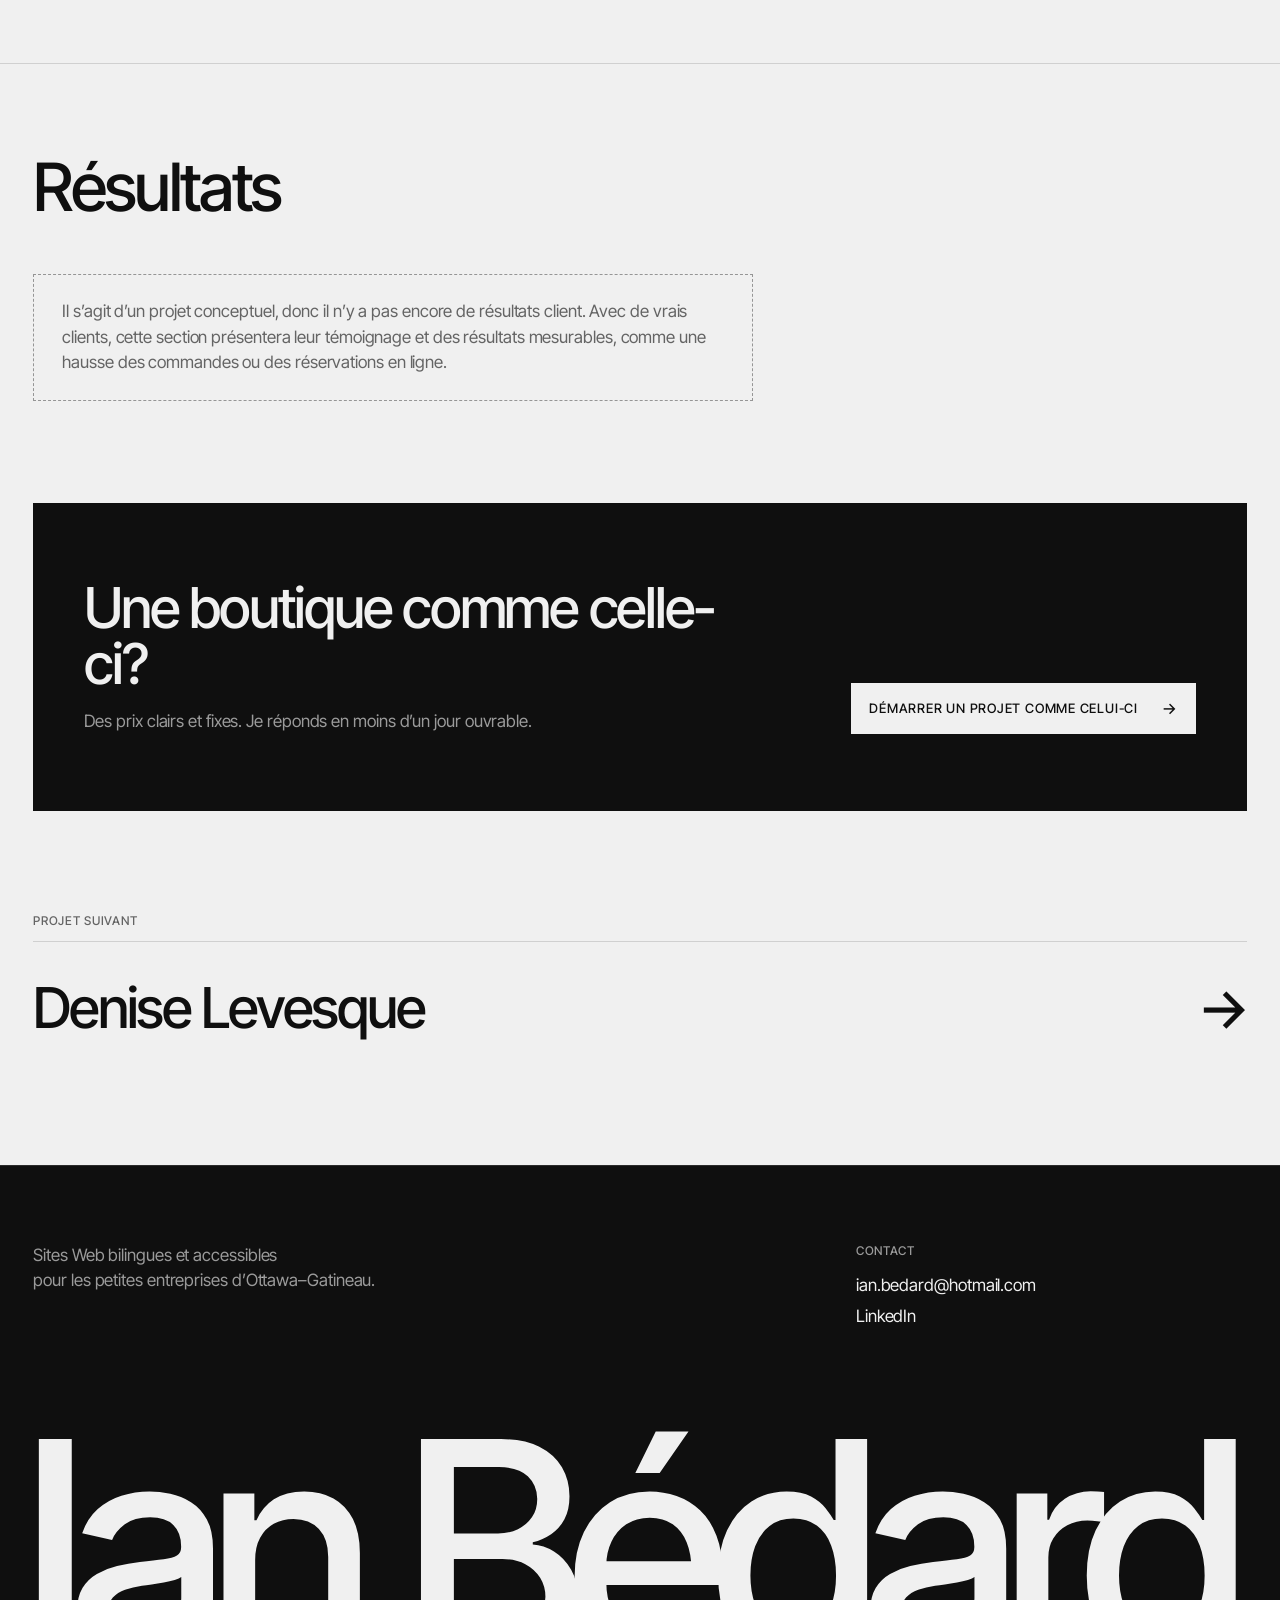
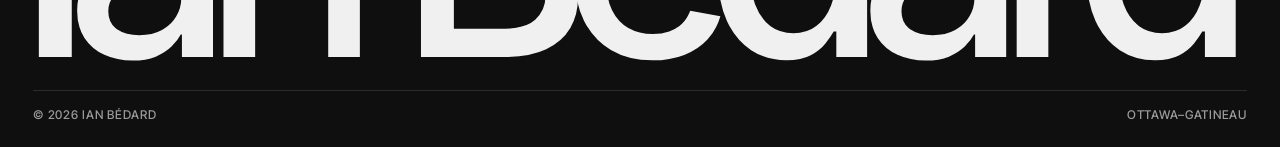
<file: fr/realisations/physio-riviere.html>
<!doctype html>
<html lang="fr">
<head>
  <meta charset="utf-8">
  <meta name="viewport" content="width=device-width, initial-scale=1">
  <title>Physio Rivière: Étude de cas | Ian Bédard</title>
  <meta name="description" content="Un site bilingue, clair et accessible pour une clinique de physiothérapie, conçu pour transformer les recherches en rendez-vous.">
  <meta name="theme-color" content="#0f0f0f">
  <link rel="alternate" hreflang="fr" href="physio-riviere.html">
  <link rel="alternate" hreflang="en" href="../../work/physio-riviere.html">
  <link rel="icon" href="../../assets/img/favicon.svg" type="image/svg+xml">
  <link rel="preconnect" href="https://fonts.googleapis.com">
  <link rel="preconnect" href="https://fonts.gstatic.com" crossorigin>
  <link rel="stylesheet" href="https://fonts.googleapis.com/css2?family=Inter+Tight:wght@400;500&display=swap">
  <link rel="stylesheet" href="../../assets/css/style.css">
</head>
<body>
  <a class="skip-link" href="#main">Passer au contenu principal</a>

  <header class="navbar">
    <div class="container navbar-inner">
      <a class="logo" href="../index.html"><img class="logo-mark" src="../../assets/img/logo-mark.svg" alt="" width="26" height="26">Ian Bédard</a>
      <nav class="site-nav case-nav" aria-label="Principal">
        <ul>
          <li><a class="lang-switch" href="../../work/physio-riviere.html" lang="en" hreflang="en">EN</a></li>
          <li><a class="nav-cta" href="../index.html#contact">Contact</a></li>
        </ul>
      </nav>
    </div>
  </header>

  <main id="main">
    <section class="case-hero dark" aria-labelledby="case-title">
      <div class="container">
        <nav class="breadcrumbs caption" aria-label="Breadcrumb">
          <a href="../index.html">Accueil</a> / <a href="../index.html#concepts">Projets conceptuels</a> / <span aria-current="page">Physio Rivière</span>
        </nav>
        <div class="badges"><span class="badge">Site vitrine</span><span class="badge">Projet conceptuel</span></div>
        <h1 id="case-title">Physio Rivière</h1>
        <p class="lead">Un site bilingue, clair et accessible pour une clinique de physiothérapie, conçu pour transformer les recherches en rendez-vous.</p>
        <p class="concept-note"><span class="badge badge-demo">Démo</span>Il s’agit d’une démo que j’ai créée pour montrer ce qui est possible. Ce n’est pas une boutique de client.</p>
        <dl class="case-meta">
          <div><dt>Type</dt><dd>Site vitrine</dd></div>
          <div><dt>Entreprise</dt><dd>Clinique de physiothérapie, Ottawa</dd></div>
          <div><dt>Forfait</dt><dd>Site vitrine</dd></div>
        </dl>
        <div class="btn-row">
          <a class="btn btn-primary" href="../index.html#contact">Demander l’accès à la démo</a>
          </div>
          <p class="demo-pass">La démo est protégée par un mot de passe. Écrivez-moi et je vous enverrai le lien et le mot de passe.</p>
      </div>
    </section>

    <section class="light section-tight" aria-labelledby="explore-title">
      <div class="container">
        <div class="section-head">
          <h2 id="explore-title">Captures d’écran</h2>
          <p>Vues ordinateur et mobile de la maquette conceptuelle.</p>
        </div>
        <div class="showcase">
          <figure>
            <div class="mockup-browser"><div class="toolbar"><span class="url">physioriviere.ca</span></div><div class="screen"><img src="../../assets/img/physio-riviere-desktop.svg" alt="" width="1200" height="716"></div></div>
            <figcaption>Ordinateur</figcaption>
          </figure>
          <figure class="phone-col">
            <div class="mockup-phone"><div class="screen"><img src="../../assets/img/physio-riviere-mobile.svg" alt="" width="366" height="776"></div></div>
            <figcaption>Mobile</figcaption>
          </figure>
        </div>
        
      </div>
    </section>

    <section class="light section-tight">
      <div class="container">
        <div class="split">
          <div class="card"><div class="card-body">
            <h2>L’objectif</h2>
              <p>L’ancien site de Physio Rivière était en anglais seulement, difficile à utiliser sur un téléphone, et peu visible dans les recherches locales. Beaucoup de patients ont une mobilité réduite ou une basse vision : l’accessibilité était essentielle.</p>
              <p>La clinique voulait que les patients la trouvent sur Google, comprennent ses services et réservent une évaluation en quelques clics.</p>
          </div></div>
          <div class="card"><div class="card-body">
            <h2>Ce que j’ai réalisé</h2>
            <ul class="feature-list">
                <li><span><b>Site bilingue de 8 pages (FR/EN)</b> : services, équipe, tarifs et facturation directe, FAQ et contact</span></li>
                <li><span><b>Accessible à tous</b> : grand texte, fort contraste, entièrement utilisable au clavier et avec un lecteur d’écran</span></li>
                <li><span>Bouton de <b>réservation en ligne</b> relié au système de réservation de la clinique</span></li>
                <li><span><b>Profil d’entreprise Google</b> configuré : heures, services, photos, dans les deux langues</span></li>
                <li><span><b>Référencement de base</b> : titres, descriptions et renseignements d’entreprise locale</span></li>
                <li><span>Formulaire de contact qui envoie les demandes directement à la réception</span></li>
            </ul>
          </div></div>
        </div>
      </div>
    </section>

    <section class="light section-tight" aria-labelledby="details-title">
      <div class="container">
        <div class="section-head"><h2 id="details-title">Détails</h2></div>
        <div class="shots">
          <figure><div class="mockup-browser"><div class="toolbar"><span class="url">physioriviere.ca</span></div><div class="zoom"><img src="../../assets/img/physio-riviere-desktop.svg" alt="" style="left:-195.0%;top:-0.0%" loading="lazy"></div></div><figcaption>En-tête avec sélecteur de langue et bouton de réservation toujours visible</figcaption></figure>
          <figure><div class="mockup-browser"><div class="toolbar"><span class="url">physioriviere.ca</span></div><div class="zoom"><img src="../../assets/img/physio-riviere-desktop.svg" alt="" style="left:-7.5%;top:-36.7%" loading="lazy"></div></div><figcaption>Titre et informations clés que les patients cherchent en premier</figcaption></figure>
          <figure><div class="mockup-browser"><div class="toolbar"><span class="url">physioriviere.ca</span></div><div class="zoom"><img src="../../assets/img/physio-riviere-desktop.svg" alt="" style="left:-10.0%;top:-138.7%" loading="lazy"></div></div><figcaption>Fiches de services aux noms clairs</figcaption></figure>
        </div>
      </div>
    </section>

    <section class="light section-tight" aria-labelledby="results-title">
      <div class="container">
        <div class="section-head"><h2 id="results-title">Résultats</h2></div>
        <p class="results-placeholder">Il s’agit d’un projet conceptuel, donc il n’y a pas encore de résultats client. Avec de vrais clients, cette section présentera leur témoignage et des résultats mesurables, comme une hausse des commandes ou des réservations en ligne.</p>

        <div class="cta-box dark">
          <div>
            <h2>Une boutique comme celle-ci?</h2>
            <p>Des prix clairs et fixes. Je réponds en moins d’un jour ouvrable.</p>
          </div>
          <div class="btn-row">
            <a class="btn btn-primary" href="../index.html#contact">Démarrer un projet comme celui-ci</a>
          </div>
        </div>

        <div class="next-wrap">
          <p class="caption muted">Projet suivant</p>
          <p class="next-project"><a href="denise-levesque.html"><span>Denise Levesque</span><span aria-hidden="true">→</span></a></p>
        </div>
      </div>
    </section>
  </main>

  <footer class="footer">
    <div class="container">
      <div class="footer-grid grid">
        <div>
          <a class="logo" href="../index.html"><img class="logo-mark" src="../../assets/img/logo-mark.svg" alt="" width="26" height="26">Ian Bédard</a>
          <p>Sites Web bilingues et accessibles<br>pour les petites entreprises d’Ottawa–Gatineau.</p>
        </div>
        <div>
          <div class="footer-title caption">Contact</div>
          <ul>
            <li><a href="mailto:ian.bedard@hotmail.com">ian.bedard@hotmail.com</a></li>
            <li><a href="https://www.linkedin.com/in/ianbedard/" target="_blank" rel="noopener">LinkedIn<span class="visually-hidden"> (s’ouvre dans un nouvel onglet)</span></a></li>
          </ul>
        </div>
      </div>
      <p class="wordmark" aria-hidden="true">Ian Bédard</p>
      <div class="footer-bottom caption"><span>© <span id="year">2026</span> Ian Bédard</span><span>Ottawa–Gatineau</span></div>
    </div>
  </footer>

  <script src="../../assets/js/main.js"></script>
</body>
</html>
</file>
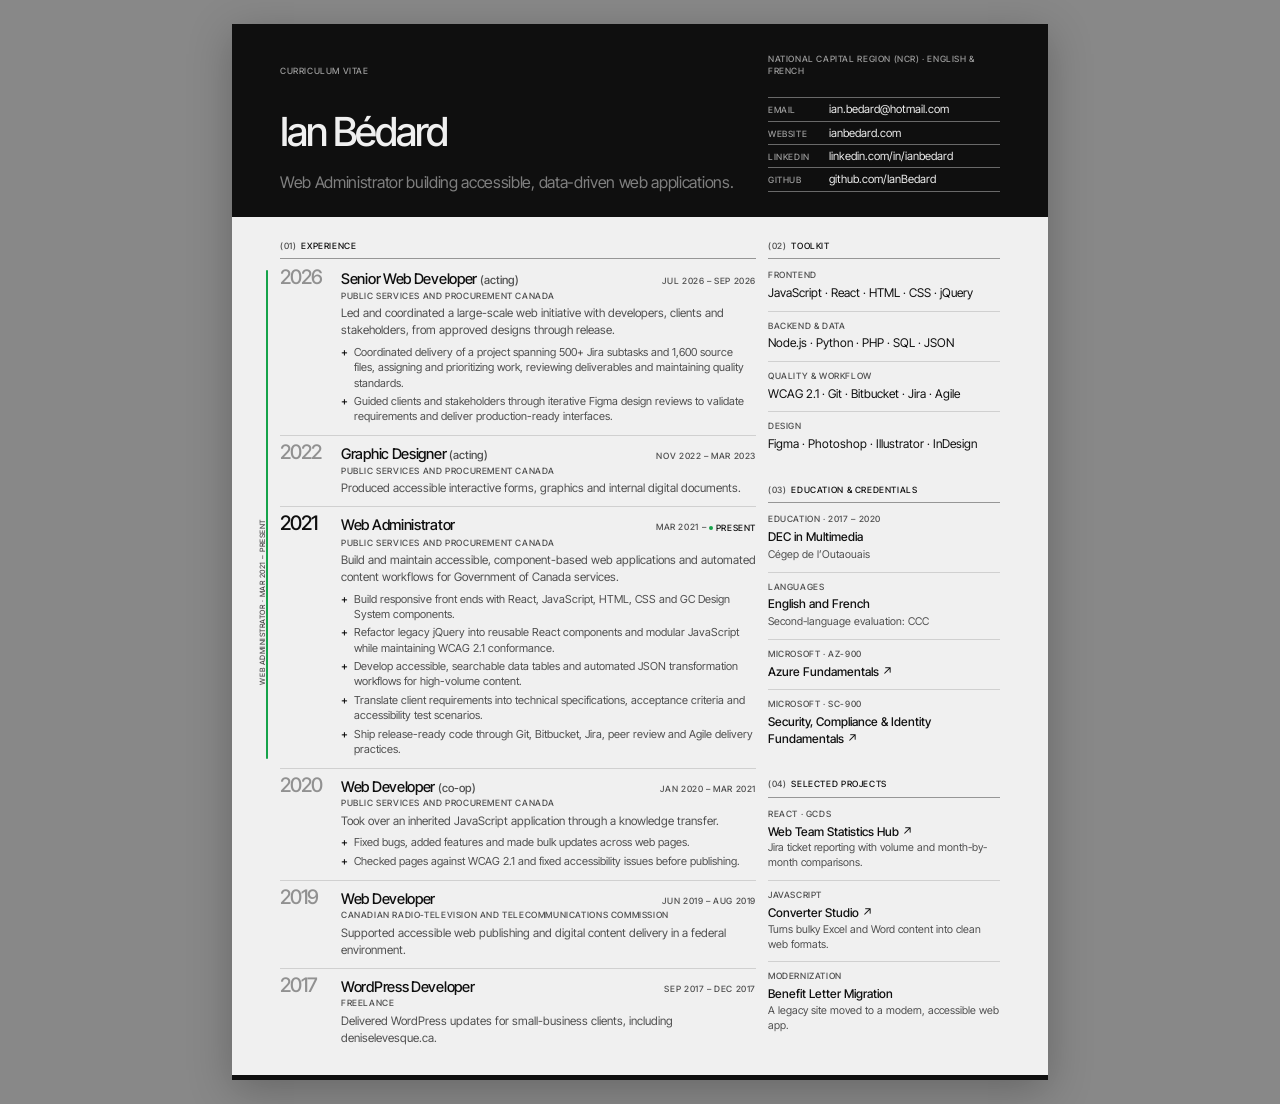
<file: tools/cv/cv.html>
<!doctype html>
<html lang="en">
<head>
  <meta charset="utf-8">
  <meta name="viewport" content="width=device-width, initial-scale=1">
  <title>Ian Bédard – CV</title>
  <!-- Source for assets/docs/ian-bedard-cv.pdf (one Letter page). Edit here, then run: python tools/build_cv.py -->
  <link rel="preconnect" href="https://fonts.googleapis.com">
  <link rel="preconnect" href="https://fonts.gstatic.com" crossorigin>
  <link rel="stylesheet" href="https://fonts.googleapis.com/css2?family=Inter+Tight:wght@400;500&display=block">
  <style>
    /* Same tokens as assets/css/style.css: near-black and off-white, one grotesk, hairline rules */
    :root {
      --ink: #0f0f0f;
      --paper: #f0f0f0;
      --bg: var(--paper);
      --fg: var(--ink);
      --muted: rgba(15, 15, 15, .72);
      --dim: rgba(15, 15, 15, .42);
      --line: rgba(15, 15, 15, .14);
      --line-strong: rgba(15, 15, 15, .4);
      --gap: 12px;
      --pad: .5in;
      --font: "Inter Tight", "Helvetica Neue", Helvetica, Arial, sans-serif;
    }
    .dark {
      --bg: var(--ink);
      --fg: var(--paper);
      --muted: rgba(240, 240, 240, .62);
      --dim: rgba(240, 240, 240, .5);
      --line: rgba(240, 240, 240, .14);
      --line-strong: rgba(240, 240, 240, .4);
    }

    @page { size: letter; margin: 0; }
    * { box-sizing: border-box; }
    html { -webkit-print-color-adjust: exact; print-color-adjust: exact; }
    body { margin: 0; background: #888; font-family: var(--font); font-size: 8.75pt; line-height: 1.45; color: var(--fg); -webkit-font-smoothing: antialiased; }
    h1, h2, h3, p, ul, ol, dl, dd { margin: 0; }
    h1, h2, h3 { font-weight: 500; }
    a { color: inherit; text-decoration: none; }
    .dark, .light { background: var(--bg); color: var(--fg); }

    .page { position: relative; width: 8.5in; height: 11in; overflow: hidden; display: flex; flex-direction: column; background: var(--paper); }
    @media screen { .page { margin: 24px auto; box-shadow: 0 10px 40px rgba(0, 0, 0, .25); } }

    .caption { font-size: 6.5pt; font-weight: 500; text-transform: uppercase; letter-spacing: .07em; }
    .muted { color: var(--muted); }

    /* One 12-column grid for the whole page: experience takes columns 1-8 (start year in column 1),
       the sidebar, the contact list and the footer details take columns 9-12 */
    .grid { display: grid; grid-template-columns: repeat(12, minmax(0, 1fr)); column-gap: var(--gap); }
    .main { grid-column: 1 / span 8; }
    .side { grid-column: 9 / -1; }

    /* Masthead */
    .masthead { padding: .3in var(--pad) .26in; row-gap: 0; align-items: end; }
    .top { grid-row: 1; color: var(--muted); margin-bottom: .2in; }
    .name { grid-column: 1 / span 8; grid-row: 2; font-size: 30pt; line-height: .9; letter-spacing: -.05em; }
    .role { grid-column: 1 / span 8; grid-row: 3; margin-top: .06in; font-size: 12pt; line-height: 1.15; letter-spacing: -.02em; color: var(--dim); }
    .contact { grid-column: 9 / -1; grid-row: 2 / span 2; border-bottom: 1px solid var(--line-strong); }
    .contact div { display: grid; grid-template-columns: repeat(4, minmax(0, 1fr)); column-gap: var(--gap); align-items: baseline; padding: 3px 0; border-top: 1px solid var(--line-strong); }
    .contact dt { color: var(--muted); }
    .contact dd { grid-column: 2 / -1; font-size: 8.5pt; overflow-wrap: anywhere; }

    /* Body */
    .body { flex: 1; padding: .24in var(--pad) 0; align-items: start; }
    .section + .section { margin-top: 22px; }
    .eyebrow { display: flex; gap: 5px; padding-bottom: 6px; margin-bottom: 10px; border-bottom: 1px solid var(--line-strong); }
    .eyebrow .index { color: var(--muted); }

    /* Experience: the same 8 columns as the main area. Year | title ... dates, then organization and details */
    .jobs { list-style: none; padding: 0; }
    .job { display: grid; grid-template-columns: repeat(8, minmax(0, 1fr)); column-gap: var(--gap); align-items: baseline; padding: 8px 0 9px; border-top: 1px solid var(--line); }
    .job:first-child { border-top: 0; padding-top: 0; }
    .year { grid-column: 1; grid-row: 1 / span 2; font-size: 15pt; font-weight: 500; line-height: .85; letter-spacing: -.05em; color: var(--dim); }
    .job.current .year { color: var(--fg); }
    .acting { font-size: 8.5pt; letter-spacing: 0; color: var(--muted); }
    /* The acting and assigned roles sat inside the Web Administrator position: a bracket in the left margin spans them */
    .span-group { position: relative; }
    .span-group::before { content: ""; position: absolute; left: -14px; top: 1px; bottom: 9px; width: 2px; border-radius: 1px; background: #16a34a; }
    .span-label { position: absolute; left: -17px; top: 50%; transform: translate(-100%, -50%) rotate(-90deg); transform-origin: 100% 50%; white-space: nowrap; font-size: 5.5pt; color: var(--muted); }
    .span-group + .job { border-top: 1px solid var(--line); }
    .title { grid-column: 2 / span 4; grid-row: 1; font-size: 11pt; letter-spacing: -.02em; line-height: 1.1; }
    .when { grid-column: 6 / -1; grid-row: 1; text-align: right; color: var(--muted); }
    .org { grid-column: 2 / -1; grid-row: 2; margin: 2px 0 3px; color: var(--muted); }
    .summary, .plus { grid-column: 2 / -1; }
    .summary { color: var(--muted); }
    .now { display: inline-flex; align-items: center; gap: 3px; color: var(--fg); }
    .now::before { content: ""; width: 4px; height: 4px; border-radius: 50%; background: #16a34a; }
    .plus { list-style: none; padding: 0; margin-top: 4px; }
    .plus li { display: flex; gap: 6px; padding: 1.5px 0; color: var(--muted); font-size: 8.25pt; line-height: 1.4; }
    .plus li::before { content: "+"; color: var(--fg); font-weight: 500; }

    /* Sidebar */
    .items { list-style: none; padding: 0; }
    .items li { padding: 8px 0 9px; border-top: 1px solid var(--line); }
    .items li:first-child { border-top: 0; padding-top: 0; }
    .items h3 { margin-bottom: 3px; color: var(--muted); }
    .items p { font-size: 9pt; line-height: 1.4; }
    .items b { font-weight: 500; }
    .items .small { display: inline-block; margin-top: 1px; font-size: 8pt; line-height: 1.4; color: var(--muted); }

    /* Footer band, like the site footer */
    .foot { padding: .14in var(--pad); margin-top: .2in; align-items: baseline; }
    .foot .mark { grid-column: 1 / span 8; font-size: 11pt; font-weight: 500; letter-spacing: -.03em; }
    .foot .caption { grid-column: 9 / -1; color: var(--muted); }
  </style>
</head>
<body>
  <article class="page">
    <header class="masthead grid dark">
      <p class="top caption main">Curriculum vitae</p>
      <p class="top caption side">National Capital Region (NCR) · English &amp; French</p>
      <h1 class="name">Ian Bédard</h1>
      <p class="role">Web Administrator building accessible, data-driven web applications.</p>
      <dl class="contact">
        <div><dt class="caption">Email</dt><dd><a href="mailto:ian.bedard@hotmail.com">ian.bedard@hotmail.com</a></dd></div>
        <div><dt class="caption">Website</dt><dd><a href="https://ianbedard.com">ianbedard.com</a></dd></div>
        <div><dt class="caption">LinkedIn</dt><dd><a href="https://www.linkedin.com/in/ianbedard/">linkedin.com/in/ianbedard</a></dd></div>
        <div><dt class="caption">GitHub</dt><dd><a href="https://github.com/IanBedard">github.com/IanBedard</a></dd></div>
      </dl>
    </header>

    <main class="body grid light">
      <div class="main">
        <section class="section">
          <h2 class="eyebrow caption"><span class="index">(01)</span>Experience</h2>
          <ol class="jobs">
            <li class="span-group">
              <p class="span-label caption">Web Administrator · Mar 2021 – Present</p>
              <ol class="jobs">
            <li class="job">
              <div class="year" aria-hidden="true">2026</div>
              <h3 class="title">Senior Web Developer <span class="acting">(acting)</span></h3>
              <p class="when caption">Jul 2026 – Sep 2026</p>
              <p class="org caption">Public Services and Procurement Canada</p>
              <p class="summary">Led and coordinated a large-scale web initiative with developers, clients and stakeholders, from approved designs through release.</p>
              <ul class="plus">
                <li>Coordinated delivery of a project spanning 500+ Jira subtasks and 1,600 source files, assigning and prioritizing work, reviewing deliverables and maintaining quality standards.</li>
                <li>Guided clients and stakeholders through iterative Figma design reviews to validate requirements and deliver production-ready interfaces.</li>
              </ul>
            </li>
            <li class="job">
              <div class="year" aria-hidden="true">2022</div>
              <h3 class="title">Graphic Designer <span class="acting">(acting)</span></h3>
              <p class="when caption">Nov 2022 – Mar 2023</p>
              <p class="org caption">Public Services and Procurement Canada</p>
              <p class="summary">Produced accessible interactive forms, graphics and internal digital documents.</p>
            </li>
            <li class="job current">
              <div class="year" aria-hidden="true">2021</div>
              <h3 class="title">Web Administrator</h3>
              <p class="when caption">Mar 2021 – <span class="now">Present</span></p>
              <p class="org caption">Public Services and Procurement Canada</p>
              <p class="summary">Build and maintain accessible, component-based web applications and automated content workflows for Government of Canada services.</p>
              <ul class="plus">
                <li>Build responsive front ends with React, JavaScript, HTML, CSS and GC Design System components.</li>
                <li>Refactor legacy jQuery into reusable React components and modular JavaScript while maintaining WCAG 2.1 conformance.</li>
                <li>Develop accessible, searchable data tables and automated JSON transformation workflows for high-volume content.</li>
                <li>Translate client requirements into technical specifications, acceptance criteria and accessibility test scenarios.</li>
                <li>Ship release-ready code through Git, Bitbucket, Jira, peer review and Agile delivery practices.</li>
              </ul>
            </li>
              </ol>
            </li>
            <li class="job">
              <div class="year" aria-hidden="true">2020</div>
              <h3 class="title">Web Developer <span class="acting">(co-op)</span></h3>
              <p class="when caption">Jan 2020 – Mar 2021</p>
              <p class="org caption">Public Services and Procurement Canada</p>
              <p class="summary">Took over an inherited JavaScript application through a knowledge transfer.</p>
              <ul class="plus">
                <li>Fixed bugs, added features and made bulk updates across web pages.</li>
                <li>Checked pages against WCAG 2.1 and fixed accessibility issues before publishing.</li>
              </ul>
            </li>
            <li class="job">
              <div class="year" aria-hidden="true">2019</div>
              <h3 class="title">Web Developer</h3>
              <p class="when caption">Jun 2019 – Aug 2019</p>
              <p class="org caption">Canadian Radio-television and Telecommunications Commission</p>
              <p class="summary">Supported accessible web publishing and digital content delivery in a federal environment.</p>
            </li>
            <li class="job">
              <div class="year" aria-hidden="true">2017</div>
              <h3 class="title">WordPress Developer</h3>
              <p class="when caption">Sep 2017 – Dec 2017</p>
              <p class="org caption">Freelance</p>
              <p class="summary">Delivered WordPress updates for small-business clients, including deniselevesque.ca.</p>
            </li>
          </ol>
        </section>
      </div>

      <aside class="side">
        <section class="section">
          <h2 class="eyebrow caption"><span class="index">(02)</span>Toolkit</h2>
          <ul class="items">
            <li><h3 class="caption">Frontend</h3><p>JavaScript · React · HTML · CSS · jQuery</p></li>
            <li><h3 class="caption">Backend &amp; data</h3><p>Node.js · Python · PHP · SQL · JSON</p></li>
            <li><h3 class="caption">Quality &amp; workflow</h3><p>WCAG 2.1 · Git · Bitbucket · Jira · Agile</p></li>
            <li><h3 class="caption">Design</h3><p>Figma · Photoshop · Illustrator · InDesign</p></li>
          </ul>
        </section>

        <section class="section">
          <h2 class="eyebrow caption"><span class="index">(03)</span>Education &amp; credentials</h2>
          <ul class="items">
            <li><h3 class="caption">Education · 2017 – 2020</h3><p><b>DEC in Multimedia</b><br><span class="small">Cégep de l’Outaouais</span></p></li>
            <li><h3 class="caption">Languages</h3><p><b>English and French</b><br><span class="small">Second-language evaluation: CCC</span></p></li>
            <li><h3 class="caption">Microsoft · AZ-900</h3><p><a href="https://learn.microsoft.com/en-us/users/ianbedard-9945/credentials/ad87234f10b04123"><b>Azure Fundamentals</b> ↗</a></p></li>
            <li><h3 class="caption">Microsoft · SC-900</h3><p><a href="https://learn.microsoft.com/en-us/users/ianbedard-9945/credentials/45089290fb382960"><b>Security, Compliance &amp; Identity Fundamentals</b> ↗</a></p></li>
          </ul>
        </section>

        <section class="section">
          <h2 class="eyebrow caption"><span class="index">(04)</span>Selected projects</h2>
          <ul class="items">
            <li><h3 class="caption">React · GCDS</h3><p><a href="https://webteam-statsboard.netlify.app/"><b>Web Team Statistics Hub</b> ↗</a><br><span class="small">Jira ticket reporting with volume and month-by-month comparisons.</span></p></li>
            <li><h3 class="caption">JavaScript</h3><p><a href="https://converter-studio.netlify.app/"><b>Converter Studio</b> ↗</a><br><span class="small">Turns bulky Excel and Word content into clean web formats.</span></p></li>
            <li><h3 class="caption">Modernization</h3><p><b>Benefit Letter Migration</b><br><span class="small">A legacy site moved to a modern, accessible web app.</span></p></li>
          </ul>
        </section>
      </aside>
    </main>

    <footer class="foot grid dark">
      <span class="mark">Ian Bédard</span>
      <span class="caption">ianbedard.com · ian.bedard@hotmail.com</span>
    </footer>
  </article>
</body>
</html>
</file>
<file: assets/css/style.css>
/* ==========================================================================
   Ian Bédard — site styles
   Plain CSS, no build step. Monochrome editorial layout: near-black and off-white,
   one grotesk typeface, hairline rules, a 12-column grid and numbered sections.
   Colour pairs meet WCAG 2.2 AA contrast (--dim is only used for large text).
   ========================================================================== */

:root {
  --ink: #0f0f0f;
  --paper: #f0f0f0;

  /* Light surfaces by default; .dark flips these */
  --bg: var(--paper);
  --fg: var(--ink);
  --muted: rgba(15, 15, 15, .62);   /* 5.2:1 on paper */
  --dim: rgba(15, 15, 15, .5);      /* 3.5:1, large text only */
  --line: rgba(15, 15, 15, .14);
  --line-strong: rgba(15, 15, 15, .4);

  /* Accent: rgb(255, 25, 100), used sparingly. --accent-text is a deeper shade for small text on light (4.8:1 on paper) */
  --accent: #ff1964;
  --accent-text: #d1004b;
  --focus: var(--accent);        /* 3.3:1 on paper, 5:1 on ink */
  --max: 1520px;
  --gutter: clamp(16px, 2.6vw, 40px);
  --col-gap: clamp(12px, 1.6vw, 24px);
  /* Vertical rhythm follows the window height too, so a section fits on screen after an anchor jump */
  --section: clamp(3rem, min(11vw, 10vh), 10rem);
  --header-h: 56px;
  --ease: cubic-bezier(.25, 1, .5, 1);

  --font: "Inter Tight", "Helvetica Neue", Helvetica, Arial, sans-serif;
}

.dark {
  --bg: var(--ink);
  --fg: var(--paper);
  --muted: rgba(240, 240, 240, .62); /* 6.9:1 on ink */
  --dim: rgba(240, 240, 240, .5);
  --line: rgba(240, 240, 240, .12);
  --line-strong: rgba(240, 240, 240, .4);
  --accent-text: var(--accent);   /* 5:1 on ink */
  background: var(--bg);
  color: var(--fg);
}

*, *::before, *::after { box-sizing: border-box; }

html { scroll-behavior: smooth; scroll-padding-top: calc(var(--header-h) + 16px); background: var(--ink); }
@media (prefers-reduced-motion: reduce) {
  html { scroll-behavior: auto; }
  *, *::before, *::after { transition: none !important; animation: none !important; }
}

body {
  margin: 0;
  font-family: var(--font);
  font-size: 1.0625rem;
  line-height: 1.5;
  letter-spacing: -.005em;
  color: var(--fg);
  background: var(--bg);
  -webkit-font-smoothing: antialiased;
  text-rendering: optimizeLegibility;
}

img, svg { max-width: 100%; height: auto; display: block; }
a { color: inherit; text-underline-offset: 3px; text-decoration-thickness: 1px; }
:focus-visible { outline: 2px solid var(--focus); outline-offset: 3px; }
::selection { background: var(--accent); color: var(--ink); }

h1, h2, h3 { margin: 0; font-weight: 500; letter-spacing: -.03em; }
h1 { font-size: clamp(2.6rem, 6.4vw, 6.4rem); line-height: .96; letter-spacing: -.045em; }
h2 { font-size: clamp(2.25rem, min(5.2vw, 7.5vh), 4.75rem); line-height: 1; letter-spacing: -.04em; }
h3 { font-size: clamp(1.3rem, 1.8vw, 1.75rem); line-height: 1.1; }
p { margin: 0 0 1em; }
b, strong { font-weight: 500; }
.dim { color: var(--dim); }
.muted { color: var(--muted); }

.caption {
  font-size: .75rem; line-height: 1.3; font-weight: 500;
  text-transform: uppercase; letter-spacing: .06em;
}

.visually-hidden {
  position: absolute !important; width: 1px; height: 1px; overflow: hidden;
  clip: rect(0 0 0 0); white-space: nowrap; border: 0; padding: 0; margin: -1px;
}
.skip-link {
  position: absolute; left: 16px; top: -100px; z-index: 100;
  background: var(--paper); color: var(--ink); padding: .75rem 1rem;
  text-decoration: none; font-weight: 500;
}
.skip-link:focus { top: 12px; }

.container { width: 100%; max-width: var(--max); margin: 0 auto; padding: 0 var(--gutter); }
.grid { display: grid; grid-template-columns: repeat(12, minmax(0, 1fr)); column-gap: var(--col-gap); }

/* ---------- Sections ---------- */
section { padding: var(--section) 0; }
/* After an anchor jump, tuck most of the top padding under the header so the content gets the room */
section[id] { scroll-margin-top: calc(1.5rem - var(--section)); }
.section-tight { padding: clamp(4rem, 7vw, 6.5rem) 0; }
.light + .light { border-top: 1px solid var(--line); }
.dark + .dark { border-top: 1px solid var(--line); }

.section-head { margin-bottom: clamp(2rem, min(6vw, 6vh), 6rem); row-gap: clamp(.75rem, 2vh, 1.5rem); }
.section-head .eyebrow { grid-column: 1 / span 3; padding-top: .7em; display: flex; gap: .75rem; }
.section-head .eyebrow .index { color: var(--accent-text); }
.section-head h2 { grid-column: 4 / -1; max-width: 26ch; }
.section-head > p { grid-column: 7 / -1; color: var(--muted); font-size: 1.125rem; margin: 0; max-width: 48ch; }
@media (max-width: 860px) {
  .section-head .eyebrow, .section-head h2, .section-head > p { grid-column: 1 / -1; }
  .section-head .eyebrow { padding-top: 0; }
}
/* Case-study pages use a simpler head with just a title */
.section-head:not(.grid) { display: grid; gap: 1rem; }
.section-head:not(.grid) h2 { max-width: none; }
.section-head:not(.grid) > p { max-width: 60ch; }

/* ---------- Header ---------- */
.navbar {
  position: sticky; top: 0; z-index: 50;
  background: var(--ink); color: var(--paper);
  border-bottom: 1px solid rgba(240, 240, 240, .12);
}
.navbar-inner { display: flex; align-items: center; justify-content: space-between; gap: 1rem; min-height: var(--header-h); }
.logo {
  display: inline-flex; align-items: center; gap: .6rem;
  color: inherit; text-decoration: none; font-weight: 500; letter-spacing: -.02em; font-size: 1.05rem;
}
.logo-mark { width: 26px; height: 26px; }
.nav-toggle {
  display: none; background: none; color: inherit; cursor: pointer; border: 0; padding: .5rem 0;
  font: inherit; font-size: .75rem; font-weight: 500; text-transform: uppercase; letter-spacing: .06em;
}
.site-nav ul { display: flex; align-items: center; gap: clamp(1rem, 2.4vw, 2.25rem); list-style: none; margin: 0; padding: 0; }
.site-nav a {
  display: block; color: inherit; text-decoration: none; padding: .4rem 0;
  font-size: .75rem; font-weight: 500; text-transform: uppercase; letter-spacing: .06em;
  background: linear-gradient(var(--accent), var(--accent)) 0 100% / 0 1px no-repeat;
  transition: background-size .4s var(--ease);
}
.site-nav a:hover { background-size: 100% 1px; }
/* About stands out from the other links: bold, with an accent dot */
.site-nav .nav-about { display: inline-flex; align-items: center; gap: .45em; font-weight: 700; }
.site-nav .nav-about::before { content: ""; width: .5em; height: .5em; border-radius: 50%; background: var(--accent); flex: none; }
.site-nav .lang-switch { color: rgba(240, 240, 240, .62); }
.site-nav .lang-switch:hover { color: var(--paper); }
.site-nav .nav-cta { border: 1px solid rgba(240, 240, 240, .4); padding: .5rem .9rem; background: none; transition: background .3s var(--ease), color .3s var(--ease); }
.site-nav .nav-cta:hover { background: var(--accent); border-color: var(--accent); color: var(--ink); }

@media (max-width: 900px) {
  .nav-toggle { display: inline-block; }
  .site-nav { display: none; position: absolute; left: 0; right: 0; top: 100%; height: calc(100svh - var(--header-h));
    background: var(--ink); border-top: 1px solid rgba(240, 240, 240, .12); overflow-y: auto; }
  .site-nav.is-open { display: block; }
  .site-nav ul { flex-direction: column; align-items: stretch; gap: 0; padding: 1rem var(--gutter) 2rem; }
  .site-nav li { border-bottom: 1px solid rgba(240, 240, 240, .12); }
  .site-nav a { font-size: clamp(1.75rem, 8vw, 2.5rem); text-transform: none; letter-spacing: -.03em; padding: .9rem 0; background: none; }
  .site-nav .nav-cta { border: 0; padding: .9rem 0; }
  .site-nav .nav-cta:hover { background: none; color: inherit; }
}

/* ---------- Buttons & tags ---------- */
.btn {
  position: relative; isolation: isolate; overflow: hidden;
  display: inline-flex; align-items: center; justify-content: space-between; gap: 1.5rem;
  min-height: 48px; padding: .8rem 1.1rem; border: 1px solid var(--fg); border-radius: 0;
  font: inherit; font-size: .8125rem; font-weight: 500; text-transform: uppercase; letter-spacing: .06em;
  text-decoration: none; cursor: pointer; white-space: nowrap;
  transition: color .45s var(--ease), border-color .45s var(--ease);
}
.btn::after { content: "→"; font-size: 1rem; letter-spacing: 0; text-transform: none; transition: transform .45s var(--ease); }
.btn[target="_blank"]::after { content: "↗"; }
.btn:hover::after { transform: translateX(3px); }
.btn::before {
  content: ""; position: absolute; inset: 0; z-index: -1;
  transform: scaleY(0); transform-origin: 50% 100%; transition: transform .45s var(--ease);
}
.btn:hover::before { transform: scaleY(1); }
.btn-primary { background: var(--fg); color: var(--bg); }
.btn-primary::before { background: var(--bg); }
.btn-primary:hover { color: var(--fg); }
.btn-outline { background: transparent; color: var(--fg); border-color: var(--line-strong); }
.btn-outline::before { background: var(--fg); }
.btn-outline:hover { color: var(--bg); border-color: var(--fg); }
.btn:disabled { opacity: .5; cursor: progress; }
.btn-block { width: 100%; }
.btn-row { display: flex; flex-wrap: wrap; gap: .75rem; }

.badges { display: flex; flex-wrap: wrap; gap: .4rem; }
.badge {
  display: inline-flex; align-items: center; gap: .45rem;
  font-size: .6875rem; font-weight: 500; line-height: 1; text-transform: uppercase; letter-spacing: .06em;
  padding: .45rem .6rem; border: 1px solid var(--line-strong); color: var(--fg);
}
.badge-demo { background: var(--fg); color: var(--bg); border-color: var(--fg); }
.concept-note { display: flex; flex-wrap: wrap; align-items: center; gap: .75rem; margin: -1rem 0 2.5rem; color: var(--muted); font-size: .9375rem; }
.badge-live::before { content: ""; width: 6px; height: 6px; border-radius: 50%; background: #16a34a; }
.dark .badge-live::before { background: #4ade80; }

/* ---------- Mockups ---------- */
.mockup-browser { overflow: hidden; background: #e2e2e2; border: 1px solid var(--line); }
.dark .mockup-browser { background: #1b1b1b; }
.mockup-browser .toolbar {
  display: flex; align-items: center; height: 30px; padding: 0 .75rem;
  border-bottom: 1px solid var(--line);
}
.mockup-browser .toolbar::before { content: ""; width: 6px; height: 6px; border-radius: 50%; background: var(--line-strong); box-shadow: 12px 0 var(--line-strong), 24px 0 var(--line-strong); margin-right: 30px; flex: none; }
.mockup-browser .url {
  flex: 1; text-align: center; margin-right: 54px; overflow: hidden; white-space: nowrap; text-overflow: ellipsis;
  font-size: .6875rem; text-transform: uppercase; letter-spacing: .06em; color: var(--muted);
}
.mockup-browser .screen { background: #fff; aspect-ratio: 16 / 10; overflow: hidden; }
/* Featured mockups never get taller than the window can show beside the heading */
.work-item.featured .mockup-browser .screen:not(.scroll) { max-height: calc(100vh - 15rem); min-height: 280px; }
.mockup-browser .screen img { width: 100%; height: 100%; object-fit: cover; object-position: top; }

/* A frame you can scroll through, like a real browser window */
.screen.scroll { aspect-ratio: auto; height: min(70vh, 640px); overflow-y: auto; overscroll-behavior: contain; scrollbar-width: thin; }
.screen.scroll img { height: auto; object-fit: initial; }
/* Locked until clicked (see main.js), so the page scrolls normally over the frame */
.screen.scroll.is-locked { pointer-events: none; }
:has(> .screen.scroll.is-locked) { cursor: pointer; }
.mockup-browser { position: relative; }
/* Dark overlay with a click icon, shown on hover while the frame isn't selected */
.frame-hint {
  position: absolute; inset: 0; z-index: 2; pointer-events: none;
  display: grid; place-items: center; background: rgba(15, 15, 15, .55);
  opacity: 0; transition: opacity .35s var(--ease);
}
.frame-hint-inner {
  display: inline-flex; align-items: center; gap: .6rem; padding: .7rem 1rem;
  background: var(--paper); color: var(--ink); white-space: nowrap;
  font-size: .6875rem; font-weight: 500; text-transform: uppercase; letter-spacing: .06em;
  transform: translateY(6px); transition: transform .35s var(--ease);
}
.frame-hint svg { flex: none; }
:not(.is-active):hover > .frame-hint { opacity: 1; }
:not(.is-active):hover > .frame-hint .frame-hint-inner { transform: none; }
/* Touch screens have no hover: keep a small label at the bottom instead */
@media (hover: none) {
  .frame-hint { background: none; opacity: 1; place-items: end center; padding-bottom: 1rem; }
  .frame-hint-inner { transform: none; background: rgba(15, 15, 15, .86); color: var(--paper); padding: .5rem .75rem; }
  .is-active > .frame-hint { opacity: 0; }
}

.mockup-phone {
  position: relative; width: 100%; max-width: 300px; margin: 0 auto;
  border: 8px solid var(--ink); border-radius: 40px; background: var(--ink); overflow: hidden;
  box-shadow: 0 0 0 1px var(--line);
}
.mockup-phone .screen { border-radius: 32px; overflow: hidden; background: #fff; aspect-ratio: 390 / 844; }
.mockup-phone .screen img { width: 100%; height: 100%; object-fit: cover; object-position: top; }
.mockup-phone .screen.scroll { height: auto; aspect-ratio: 390 / 844; overflow-y: auto; scrollbar-width: none; }
.mockup-phone .screen.scroll::-webkit-scrollbar { display: none; }
.mockup-phone .screen.scroll img { height: auto; }

.scroll-hint { font-size: .9375rem; color: var(--muted); margin: 1.25rem 0 0; }

/* ---------- Hero ---------- */
.hero {
  position: relative; isolation: isolate;
  min-height: calc(100vh - var(--header-h)); min-height: calc(100svh - var(--header-h));
  padding: clamp(1.25rem, 3vh, 2rem) 0 clamp(2rem, 5vh, 3.5rem);
  display: flex;
}
.hero-lines {
  position: absolute; inset: 0; z-index: -1; pointer-events: none;
  max-width: var(--max); margin: 0 auto; padding: 0 var(--gutter);
  display: grid; grid-template-columns: repeat(4, 1fr); column-gap: var(--col-gap);
}
.hero-waves { position: absolute; inset: 0; z-index: -1; width: 100%; height: 100%; pointer-events: none; }
/* Voxel maple leaf (main.js): in front of the text on wide screens, clear of the heading on the right.
   Clicks pass through it. On narrow screens it sits behind the heading, so it stays faint there. */
.hero-leaf { position: absolute; inset: 0; z-index: 1; width: 100%; height: 100%; pointer-events: none; }
@media (max-width: 860px) { .hero-leaf { z-index: -1; opacity: .28; } }
.hero-lines span { border-left: 1px solid var(--line); }
.hero-lines span:last-child { border-right: 1px solid var(--line); }
.hero-inner { display: flex; flex-direction: column; justify-content: space-between; gap: clamp(3rem, 8vh, 6rem); }
.hero-tags { list-style: none; margin: 0; padding: 0; display: grid; grid-template-columns: repeat(4, 1fr); column-gap: var(--col-gap); color: var(--muted); }
.hero-tags li { padding-left: .6rem; }
.hero-tags li span { display: block; color: var(--accent); }
/* "Ottawa–Gatineau" stays on one line wherever it fits; phones may still wrap it at the dash */
@media (min-width: 640px) { .hero h1 .nowrap { white-space: nowrap; } }
.hero h1 { max-width: 15ch; margin-bottom: clamp(1.5rem, 4vh, 3rem); }
.hero-foot { row-gap: 1.5rem; align-items: end; }
.hero .lead { grid-column: 1 / span 5; margin: 0; font-size: clamp(1.0625rem, 1.3vw, 1.25rem); color: var(--muted); max-width: 44ch; }
.hero .btn-row { grid-column: 6 / -1; justify-content: flex-end; }
.hero-meta { grid-column: 1 / -1; display: flex; align-items: center; gap: .6rem; margin: 0; padding-top: 1.25rem; border-top: 1px solid var(--line); font-size: .9375rem; color: var(--muted); }
.hero-meta .dot { width: 7px; height: 7px; border-radius: 50%; background: #4ade80; flex: none; }
@media (max-width: 860px) {
  .hero-lines { grid-template-columns: repeat(2, 1fr); }
  .hero-lines span:nth-child(n+3) { display: none; }
  .hero-lines span:nth-child(2) { border-right: 1px solid var(--line); }
  .hero-tags { grid-template-columns: 1fr; row-gap: .35rem; }
  .hero .lead, .hero .btn-row { grid-column: 1 / -1; justify-content: flex-start; }
}

/* ---------- Highlights / stats ---------- */
.stats { display: grid; grid-template-columns: repeat(3, 1fr); column-gap: var(--col-gap); }
.stat { border-top: 1px solid var(--line-strong); padding-top: 1.25rem; display: flex; flex-direction: column; }
.stat-figure {
  font-size: clamp(3.5rem, min(9vw, 13vh), 8.5rem); font-weight: 500; letter-spacing: -.06em; line-height: .85;
  margin-bottom: clamp(1.5rem, min(5vw, 5vh), 4.5rem);
}
.stat h3 { margin-bottom: .75rem; }
.stat p { margin: 0; color: var(--muted); max-width: 40ch; }
@media (max-width: 860px) {
  .stats { grid-template-columns: 1fr; row-gap: 3rem; }
}

/* ---------- Work ---------- */
.work-list { display: grid; grid-template-columns: repeat(2, minmax(0, 1fr)); gap: clamp(3rem, 6vw, 5rem) var(--col-gap); }
.work-item { position: relative; display: flex; flex-direction: column; gap: 1.25rem; }
.work-media { overflow: hidden; }
.work-media .mockup-browser { transition: transform .9s var(--ease); }
.work-item:hover .work-media .mockup-browser { transform: scale(1.025); }
.work-body { display: flex; flex-direction: column; gap: .85rem; border-top: 1px solid var(--line-strong); padding-top: 1rem; }
.work-top { display: flex; justify-content: space-between; align-items: baseline; gap: 1rem; color: var(--muted); }
.work-item h3 { font-size: clamp(1.75rem, 3vw, 2.75rem); letter-spacing: -.04em; }
.work-item h3 a { text-decoration: none; }
.work-item h3 a::after { content: ""; position: absolute; inset: 0; }
.work-body p { margin: 0; color: var(--muted); max-width: 52ch; }
.work-item .more { margin-top: .25rem; }
.work-item .more::after { content: ""; display: block; height: 1px; background: var(--accent); transform: scaleX(0); transform-origin: 0 50%; transition: transform .5s var(--ease); }
.work-item:hover .more::after { transform: scaleX(1); }
.more { display: inline-block; align-self: flex-start; font-size: .75rem; font-weight: 500; text-transform: uppercase; letter-spacing: .06em; }
.work-item.featured { grid-column: 1 / -1; display: grid; grid-template-columns: repeat(12, minmax(0, 1fr)); column-gap: var(--col-gap); }
.work-item.featured .work-media { grid-column: 1 / span 8; }
.work-item.featured .work-body { grid-column: 9 / -1; align-self: start; }
.work-item.featured:nth-child(2) .work-media { grid-column: 5 / -1; grid-row: 1; }
.work-item.featured:nth-child(2) .work-body { grid-column: 1 / span 4; grid-row: 1; }
.feature-list { list-style: none; padding: 0; margin: .25rem 0 0; display: grid; font-size: .9375rem; color: var(--muted); }
.feature-list li { display: flex; gap: .75rem; padding: .55rem 0; border-top: 1px solid var(--line); }
.feature-list li::before { content: "+"; color: var(--accent-text); font-weight: 500; }
.feature-list b { color: var(--fg); }
@media (max-width: 960px) {
  .work-item.featured .work-media, .work-item.featured .work-body,
  .work-item.featured:nth-child(2) .work-media, .work-item.featured:nth-child(2) .work-body { grid-column: 1 / -1; grid-row: auto; }
  .work-item.featured { row-gap: 1.25rem; }
}
@media (max-width: 640px) {
  .work-list { grid-template-columns: 1fr; }
}

/* ---------- Pricing ---------- */
.price-grid { display: grid; grid-template-columns: repeat(3, minmax(0, 1fr)); column-gap: var(--col-gap); align-items: stretch; }
.price-card { display: flex; flex-direction: column; padding: clamp(1rem, 2.5vh, 1.5rem) clamp(1.25rem, 2vw, 2rem) clamp(1rem, 3vh, 2rem); border-top: 1px solid var(--line-strong); }
.price-card:not(.dark) { padding-left: 0; padding-right: 0; }
.price-card .tier { display: flex; justify-content: space-between; gap: 1rem; color: var(--muted); align-items: center; margin-bottom: clamp(1rem, min(5vw, 3vh), 4rem); min-height: 1.75rem; }
.price-card .badge { border-color: var(--line-strong); }
.price-card h3 { margin-bottom: .5rem; }
.price-card h3 small { display: block; margin-top: .4rem; font-size: .75rem; font-weight: 500; text-transform: uppercase; letter-spacing: .06em; color: var(--muted); }
.price-card .for { color: var(--muted); margin-bottom: clamp(1rem, 3vh, 2rem); max-width: 36ch; }
.price { font-size: clamp(3rem, min(5.4vw, 7vh), 5.25rem); font-weight: 500; letter-spacing: -.05em; line-height: .9; margin-bottom: clamp(1rem, 3vh, 2rem); }
.price small { font-size: 1rem; font-weight: 400; color: var(--muted); letter-spacing: 0; margin-left: .25rem; }
.price-card ul { list-style: none; padding: 0; margin: 0 0 clamp(1.25rem, 3.5vh, 2.5rem); display: grid; }
.price-card li { display: flex; gap: .75rem; padding: clamp(.3rem, .7vh, .6rem) 0; border-top: 1px solid var(--line); font-size: .9375rem; }
.price-card li:last-child { border-bottom: 1px solid var(--line); }
.price-card li::before { content: "+"; color: var(--accent-text); }
.price-card .btn { margin-top: auto; }
@media (max-width: 960px) {
  .price-grid { grid-template-columns: 1fr; row-gap: 3rem; }
  .price-card .tier { margin-bottom: 1.5rem; }
}

.terms { margin-top: clamp(4rem, 8vw, 7rem); }
.terms h3 { margin-bottom: 1.5rem; }
.terms ul { margin: 0; padding: 0; list-style: none; display: grid; grid-template-columns: repeat(3, 1fr); column-gap: var(--col-gap); }
.terms li { display: grid; gap: 1.25rem; padding-top: 1rem; border-top: 1px solid var(--line-strong); color: var(--muted); }
.terms li b { color: var(--fg); }
.terms .icon { color: var(--accent-text); }
@media (max-width: 860px) { .terms ul { grid-template-columns: 1fr; row-gap: 2rem; } }

/* ---------- Steps ---------- */
.steps { list-style: none; margin: 0; padding: 0; counter-reset: step; border-bottom: 1px solid var(--line); }
.steps li {
  counter-increment: step; display: grid; grid-template-columns: repeat(12, minmax(0, 1fr)); column-gap: var(--col-gap);
  align-items: baseline; padding: clamp(1.25rem, 2.5vw, 2rem) 0; border-top: 1px solid var(--line);
  transition: background .4s var(--ease);
}
.steps li::before { content: "(0" counter(step) ")"; grid-column: 1 / span 3; font-size: .75rem; font-weight: 500; letter-spacing: .06em; color: var(--accent-text); }
.steps h3 { grid-column: 4 / span 4; font-size: clamp(1.75rem, 3.6vw, 3.25rem); letter-spacing: -.04em; }
.steps p { grid-column: 9 / -1; margin: 0; color: var(--muted); }
@media (max-width: 860px) {
  .steps li { grid-template-columns: 1fr; row-gap: .6rem; }
  .steps li::before, .steps h3, .steps p { grid-column: 1; }
}

/* Steps slider (JS only): the list above stays for screen readers, the pinned stage is drawn on top */
.steps-pin { display: none; position: relative; }
.js-steps .steps-pin { display: block; }
.js-steps .steps {
  position: absolute !important; width: 1px; height: 1px; overflow: hidden;
  clip: rect(0 0 0 0); white-space: nowrap; border: 0; padding: 0; margin: -1px;
}
.steps-stage {
  --cw: clamp(220px, 21vw, 340px);
  --cy: 55%;
  --edge: max(var(--gutter), (100% - var(--max)) / 2 + var(--gutter));
  position: sticky; top: var(--header-h); overflow: hidden;
  height: calc(100vh - var(--header-h)); height: calc(100svh - var(--header-h));
}
.steps-card {
  position: absolute; left: 50%; top: var(--cy); width: var(--cw); aspect-ratio: 3 / 4;
  transform: translate(-50%, -50%); overflow: hidden;
}
.steps-layer {
  position: absolute; inset: 0; display: flex; flex-direction: column; justify-content: space-between;
  padding: 1rem; background: var(--paper); color: var(--ink);
}
.steps-layer:nth-child(even) { background: #c9c9c9; }
.steps-layer + .steps-layer { box-shadow: -1px 0 0 var(--ink); clip-path: inset(0 0 0 100%); }
.steps-layer b { font-size: calc(var(--cw) * .58); font-weight: 500; letter-spacing: -.07em; line-height: .78; margin-left: -.04em; }
.steps-titles {
  position: absolute; left: calc(50% - var(--cw) / 2); top: calc(var(--cy) - var(--cw) * 2 / 3 - 1rem);
  transform: translateY(-100%); white-space: nowrap;
}
.steps-titles span {
  position: absolute; left: 0; bottom: 0; will-change: transform, opacity;
  font-size: clamp(1.75rem, 3vw, 3rem); font-weight: 500; letter-spacing: -.04em; line-height: 1;
}
.steps-desc { position: absolute; left: var(--edge); top: calc(var(--cy) - var(--cw) * 2 / 3); width: min(24ch, calc(50% - var(--cw) / 2 - var(--edge) - 2rem)); }
.steps-desc p { position: absolute; left: 0; top: 0; margin: 0; color: var(--muted); }
.steps-count { position: absolute; right: var(--edge); bottom: 1.5rem; color: var(--muted); }
.steps-count span { color: var(--accent-text); }
@media (max-width: 860px) {
  .steps-stage { --cw: min(56vw, 280px); --cy: 46%; }
  .steps-desc { left: var(--gutter); right: var(--gutter); width: auto; top: calc(var(--cy) + var(--cw) * 2 / 3 + 1.5rem); }
  .steps-desc p { right: 0; }
}

/* ---------- FAQ ---------- */
.faq { grid-column: 4 / -1; border-bottom: 1px solid var(--line); }
.faq-wrap { row-gap: 2rem; }
.collapse { border-top: 1px solid var(--line); }
.collapse summary {
  list-style: none; cursor: pointer; position: relative;
  padding: 1.5rem 3rem 1.5rem 0; font-size: clamp(1.15rem, 1.7vw, 1.5rem); font-weight: 500; letter-spacing: -.02em; line-height: 1.25;
}
.collapse summary::-webkit-details-marker { display: none; }
.collapse summary::before, .collapse summary::after {
  content: ""; position: absolute; right: .25rem; top: 50%; width: 16px; height: 1px; background: currentColor;
  transition: transform .45s var(--ease);
}
.collapse summary::after { transform: rotate(90deg); }
.collapse[open] summary::after { transform: rotate(0); }
.collapse[open] summary::before, .collapse[open] summary::after { background: var(--accent); }
.collapse > div { padding: 0 3rem 1.75rem 0; color: var(--muted); max-width: 70ch; }
.collapse > div p { margin: 0; }
@media (max-width: 860px) { .faq { grid-column: 1 / -1; } }

/* ---------- Contact ---------- */
.contact-grid { display: grid; grid-template-columns: repeat(12, minmax(0, 1fr)); column-gap: var(--col-gap); row-gap: 3rem; }
.form-card { grid-column: 1 / span 7; }
.side-stack { grid-column: 9 / -1; display: grid; align-content: start; row-gap: clamp(1.25rem, 3.5vh, 2.5rem); }
@media (max-width: 900px) { .form-card, .side-stack { grid-column: 1 / -1; } }
.form { display: grid; grid-template-columns: repeat(6, minmax(0, 1fr)); gap: clamp(1rem, 3vh, 2rem) var(--col-gap); }
.form > .field { grid-column: span 2; }
.form > .field:has(select) { grid-column: span 3; }
.form .full { grid-column: 1 / -1; }
@media (max-width: 620px) { .form { grid-template-columns: 1fr; } .form > .field, .form > .field:has(select) { grid-column: 1 / -1; } }
.field label { display: block; font-size: .75rem; font-weight: 500; text-transform: uppercase; letter-spacing: .06em; color: var(--muted); }
.field .hint { text-transform: none; letter-spacing: 0; }
.input {
  width: 100%; font: inherit; font-size: 1.25rem; letter-spacing: -.01em; color: var(--fg);
  background: transparent; border: 0; border-bottom: 1px solid var(--line-strong); border-radius: 0;
  padding: .6rem 0; min-height: 52px; transition: border-color .3s var(--ease);
}
.input:hover { border-bottom-color: var(--muted); }
.input:focus { outline: none; border-bottom-color: var(--accent); box-shadow: 0 1px 0 var(--accent); }
.input:focus-visible { outline: 2px solid var(--focus); outline-offset: 4px; }
textarea.input { min-height: clamp(72px, 11vh, 140px); resize: vertical; }
select.input { appearance: none; padding-right: 2rem; cursor: pointer;
  background: url("data:image/svg+xml,%3Csvg xmlns='http://www.w3.org/2000/svg' viewBox='0 0 16 16'%3E%3Cpath d='M4 6l4 4 4-4' fill='none' stroke='%23f0f0f0' stroke-width='1.25'/%3E%3C/svg%3E") right .25rem center / 14px no-repeat; }
select.input option { background: var(--ink); color: var(--paper); }
.form-status { grid-column: 1 / -1; margin: 0; }
.form-status.ok { color: #4ade80; }
.form-status.err { color: #fca5a5; }
.side-card { border-top: 1px solid var(--line-strong); padding-top: 1.25rem; }
.side-card h3 { margin-bottom: .75rem; }
.side-card p { color: var(--muted); }
.promise .icon { display: block; color: var(--muted); margin-bottom: .75rem; }
.promise p { margin: 0; color: var(--fg); font-size: 1.25rem; letter-spacing: -.02em; line-height: 1.3; }
.contact-links { list-style: none; margin: 0; padding: 0; }
.contact-links li { display: grid; gap: .3rem; padding: clamp(.6rem, 1.6vh, 1rem) 0; border-top: 1px solid var(--line); }
.contact-links a { font-size: clamp(1.15rem, 1.6vw, 1.4rem); letter-spacing: -.02em; text-decoration: none; overflow-wrap: anywhere; }
.contact-links a:hover { text-decoration: underline; }

/* ---------- Footer ---------- */
.footer { background: var(--ink); color: var(--paper); padding: clamp(3rem, 6vw, 5rem) 0 1.5rem; border-top: 1px solid rgba(240, 240, 240, .12); overflow: hidden; }
.footer a { color: inherit; text-decoration: none; }
.footer a:hover { text-decoration: underline; }
.footer-grid { row-gap: 2rem; }
.footer-grid > div:first-child { grid-column: 1 / span 6; }
.footer-grid > div:last-child { grid-column: 9 / -1; }
.footer-grid p { color: rgba(240, 240, 240, .62); margin: 0; }
.footer-grid ul { list-style: none; margin: 0; padding: 0; display: grid; gap: .4rem; }
.footer-title { color: rgba(240, 240, 240, .62); margin-bottom: .9rem; }
.footer .logo { display: none; }
.wordmark {
  display: block; margin: clamp(3rem, 8vw, 7rem) 0 clamp(1rem, 2vw, 1.5rem);
  font-size: 23.4vw; font-weight: 500; letter-spacing: -.065em; line-height: .78;
  white-space: nowrap; margin-left: -.04em;
}
@media (min-width: 1520px) { .wordmark { font-size: calc(var(--max) * .234 - 12px); } }
.footer-bottom { padding-top: 1rem; border-top: 1px solid rgba(240, 240, 240, .12); display: flex; flex-wrap: wrap; justify-content: space-between; gap: 1rem; color: rgba(240, 240, 240, .62); }
@media (max-width: 860px) { .footer-grid > div:first-child, .footer-grid > div:last-child { grid-column: 1 / -1; } }

/* ---------- Case study pages ---------- */
.site-nav.case-nav { display: block; position: static; height: auto; background: none; border: 0; }
.site-nav.case-nav ul { flex-direction: row; padding: 0; gap: clamp(1rem, 2.4vw, 2.25rem); }
.site-nav.case-nav li { border: 0; }
.site-nav.case-nav a { font-size: .75rem; text-transform: uppercase; letter-spacing: .06em; padding: .4rem 0; }
.site-nav.case-nav .nav-cta { padding: .5rem .9rem; border: 1px solid rgba(240, 240, 240, .4); }

.case-hero { padding: clamp(2rem, 5vw, 4rem) 0 clamp(4rem, 8vw, 7rem); position: relative; isolation: isolate; }
.breadcrumbs { display: flex; gap: .5rem; flex-wrap: wrap; margin-bottom: clamp(3rem, 9vw, 8rem); color: var(--muted); }
.breadcrumbs a { color: var(--muted); text-decoration: none; }
.breadcrumbs a:hover { color: var(--fg); text-decoration: underline; }
.breadcrumbs span[aria-current] { color: var(--fg); }
.case-hero .badges { margin-bottom: 1.5rem; }
.case-hero h1 { font-size: clamp(3rem, 10vw, 10rem); line-height: .88; letter-spacing: -.06em; margin-bottom: clamp(2rem, 4vw, 3rem); }
.case-hero .lead { font-size: clamp(1.125rem, 1.6vw, 1.4rem); letter-spacing: -.01em; max-width: 46ch; color: var(--muted); margin-bottom: 2.5rem; }
.case-meta { display: grid; grid-template-columns: repeat(3, minmax(0, 1fr)); gap: 1.5rem var(--col-gap); margin: 0 0 2.5rem; padding: 0; }
.case-meta > div { border-top: 1px solid var(--line-strong); padding-top: .9rem; }
.case-meta dt { font-size: .75rem; font-weight: 500; text-transform: uppercase; letter-spacing: .06em; color: var(--muted); }
.case-meta dd { margin: .4rem 0 0; font-size: 1.125rem; }
@media (max-width: 640px) { .case-meta { grid-template-columns: 1fr; } }
.demo-pass { display: inline-flex; flex-wrap: wrap; align-items: center; gap: .6rem; margin: 1.25rem 0 0; font-size: .9375rem; color: var(--muted); }
.demo-pass strong { border: 1px solid var(--line-strong); color: var(--fg); padding: .2rem .6rem; letter-spacing: .04em; }

.showcase { display: grid; grid-template-columns: 1fr 300px; gap: clamp(1.5rem, 4vw, 3rem); align-items: start; }
.showcase figure, .compare figure, .shots figure { margin: 0; }
.showcase figcaption, .shots figcaption, .compare figcaption {
  margin-top: .85rem; padding-top: .75rem; border-top: 1px solid var(--line);
  font-size: .75rem; font-weight: 500; text-transform: uppercase; letter-spacing: .06em; color: var(--muted);
}
@media (max-width: 900px) {
  .showcase { grid-template-columns: 1fr; }
  .showcase .phone-col { max-width: 280px; width: 100%; margin: 0 auto; }
}

.split { display: grid; grid-template-columns: repeat(12, minmax(0, 1fr)); column-gap: var(--col-gap); row-gap: 4rem; }
.split > .card:first-child { grid-column: 1 / span 5; }
.split > .card:last-child { grid-column: 7 / -1; }
.split .card-body { display: grid; gap: 1.25rem; border-top: 1px solid var(--line-strong); padding-top: 1.25rem; }
.split h2 { font-size: clamp(2rem, 3.6vw, 3.25rem); margin-bottom: .5rem; }
.split p { margin: 0; color: var(--muted); font-size: 1.0625rem; }
.split .feature-list { font-size: 1rem; }
@media (max-width: 860px) { .split > .card:first-child, .split > .card:last-child { grid-column: 1 / -1; } }

/* Before / after on a real client project */
.compare { display: grid; grid-template-columns: 1fr 1fr 200px; gap: clamp(1.25rem, 3vw, 2rem); align-items: start; }
@media (max-width: 1000px) { .compare { grid-template-columns: 1fr 1fr; } .compare .phone-col { grid-column: 1 / -1; width: 220px; margin: 0 auto; } }
@media (max-width: 640px) { .compare { grid-template-columns: 1fr; } }
.results-lead { margin: 0 0 3rem; color: var(--muted); max-width: 62ch; font-size: 1.125rem; }
.stats .stat h3 { font-size: clamp(2rem, 4vw, 3.5rem); letter-spacing: -.05em; line-height: .95; margin-bottom: 1.25rem; }

.shots { display: grid; grid-template-columns: repeat(3, minmax(0, 1fr)); gap: var(--col-gap); }
@media (max-width: 860px) { .shots { grid-template-columns: 1fr; row-gap: 2.5rem; } }
/* Zoomed detail of a concept mockup */
.zoom { position: relative; aspect-ratio: 4 / 3; overflow: hidden; background: #fff; }
.zoom img { position: absolute; width: 300%; max-width: none; height: auto; }

.results-placeholder { border: 1px dashed var(--line-strong); padding: 1.5rem 1.75rem; color: var(--muted); margin: 0; max-width: 72ch; }
.cta-box {
  margin-top: clamp(4rem, 8vw, 7rem); padding: clamp(2.5rem, 6vw, 5rem) clamp(1.5rem, 4vw, 3.5rem);
  display: grid; grid-template-columns: repeat(12, minmax(0, 1fr)); column-gap: var(--col-gap); row-gap: 2rem; align-items: end;
}
.cta-box > div:first-child { grid-column: 1 / span 7; }
.cta-box .btn-row { grid-column: 8 / -1; justify-content: flex-end; }
.cta-box h2 { font-size: clamp(2rem, 4.4vw, 4rem); margin-bottom: 1rem; }
.cta-box p { margin: 0; color: var(--muted); }
@media (max-width: 900px) { .cta-box > div:first-child, .cta-box .btn-row { grid-column: 1 / -1; justify-content: flex-start; } }
.next-project { margin: 0; border-top: 1px solid var(--line); }
.next-project a {
  display: flex; justify-content: space-between; align-items: baseline; gap: 1rem; padding: clamp(1.5rem, 3vw, 2.5rem) 0;
  font-size: clamp(1.75rem, 4.4vw, 4rem); font-weight: 500; letter-spacing: -.04em; line-height: 1; text-decoration: none;
}
.next-project a:hover { text-decoration: underline; text-decoration-thickness: 2px; text-underline-offset: 6px; }
.next-wrap { margin-top: clamp(4rem, 8vw, 7rem); }

/* ---------- Philosophy sequence (pinned, scroll-driven; JS only) ---------- */
.philo { display: none; height: 460vh; padding: 0; position: relative; background: var(--paper); color: var(--ink); }
.js-philo .philo { display: block; }
.philo-stage {
  position: sticky; top: var(--header-h); overflow: hidden;
  height: calc(100vh - var(--header-h)); height: calc(100svh - var(--header-h));
  font-size: clamp(1.25rem, 2.1vw, 2.125rem); letter-spacing: -.025em; line-height: 1.15;
}
.philo-lines {
  position: absolute; inset: 0; max-width: var(--max); margin: 0 auto; padding: 0 var(--gutter);
  display: grid; grid-template-columns: repeat(6, 1fr);
}
.philo-lines span { border-left: 1px solid rgba(15, 15, 15, .08); }
.philo-lines span:last-child { border-right: 1px solid rgba(15, 15, 15, .08); }
.philo-a { position: absolute; left: 0; top: 50%; width: 100%; height: 0; margin: 0; }
.philo-a span { position: absolute; left: 0; top: 0; white-space: nowrap; will-change: transform; }
.philo-dark {
  position: absolute; inset: 0; display: grid; place-items: center; padding: 0 var(--gutter);
  background: var(--ink); color: var(--paper); clip-path: inset(50% 0);
}
.philo-dark p { margin: 0; text-align: center; opacity: 0; }
.philo-rule { position: absolute; left: 0; right: 0; top: 50%; height: 1px; background: var(--accent); opacity: 0; }
.philo-c {
  position: absolute; left: 50%; top: 58%; margin: 0; max-width: 20ch; opacity: 0;
  font-size: clamp(1.75rem, 3.2vw, 3.25rem); font-weight: 500; letter-spacing: -.04em; line-height: 1.02;
}
@media (max-width: 640px) {
  .philo { height: 380vh; }
  .philo-c { left: var(--gutter); right: var(--gutter); top: 60%; }
}

/* ---------- Custom cursor (mouse only; see main.js) ---------- */
.has-cursor, .has-cursor * { cursor: none !important; }
.has-cursor input, .has-cursor textarea { cursor: text !important; }
.cursor {
  position: fixed; left: 0; top: 0; z-index: 1000; pointer-events: none;
  width: 0; height: 0; opacity: 0; transition: opacity .3s var(--ease);
  mix-blend-mode: difference;
}
.cursor::before {
  content: ""; position: absolute; left: -4px; top: -4px; width: 8px; height: 8px; border-radius: 50%;
  background: #fff; transform: scale(1);
  transition: transform .45s var(--ease), background-color .3s var(--ease);
}
.cursor.is-visible { opacity: 1; }
.cursor.is-link::before { transform: scale(4.5); background: rgba(255, 255, 255, .9); }
.cursor.is-down::before { transform: scale(.7); }
.cursor.is-link.is-down::before { transform: scale(3.6); }
.cursor.is-text { opacity: 0; }

/* ---------- About page ---------- */
.site-nav a[aria-current="page"] { text-decoration: underline; text-underline-offset: .3em; }

/* Intro: a big greeting, a first-person paragraph and quick facts; sized to fit one window */
.about-hero { padding: clamp(1.5rem, min(5vw, 4vh), 4rem) 0 clamp(2.5rem, min(8vw, 8vh), 7rem); }
.about-hero .breadcrumbs { margin-bottom: clamp(1.5rem, min(8vw, 7vh), 7rem); }
.about-hero h1 { font-size: clamp(3.5rem, min(13vw, 18vh), 13rem); line-height: .86; letter-spacing: -.065em; margin-bottom: clamp(1.5rem, min(6vw, 5vh), 5rem); }
.about-intro { row-gap: clamp(1.25rem, 3vh, 2.5rem); align-items: start; }
.about-intro .lead { grid-column: 1 / span 7; margin: 0; font-size: clamp(1.125rem, min(2vw, 3.4vh), 1.75rem); line-height: 1.3; letter-spacing: -.02em; max-width: 34ch; }
.about-intro .lead .dim { color: var(--muted); }
.about-intro .case-meta { grid-column: 9 / -1; grid-row: 1 / span 2; grid-template-columns: 1fr; gap: clamp(.75rem, 2vh, 1.5rem); margin: 0; }
.about-intro .case-meta > div { padding-top: clamp(.5rem, 1.4vh, .9rem); }
.about-intro .btn-row { grid-column: 1 / span 7; }
@media (max-width: 960px) {
  .about-intro .lead, .about-intro .case-meta, .about-intro .btn-row { grid-column: 1 / -1; grid-row: auto; }
}

/* Four projects side by side on wide screens, so the section fits one window */
@media (min-width: 1100px) {
  .work-list.projects-4 { grid-template-columns: repeat(4, minmax(0, 1fr)); }
  .projects-4 .project h3 { font-size: clamp(1.375rem, min(2vw, 3.6vh), 2.25rem); }
  .projects-4 .work-body { gap: clamp(.6rem, 1.4vh, .85rem); }
  .projects-4 .doc-link { padding: .7rem .85rem; }
}

/* Experience: big start years, a rail that fills as you scroll, and a node per role */
.timeline { --rail: calc((100% - 11 * var(--col-gap)) / 12 * 4.5 + 4 * var(--col-gap)); position: relative; }
.tl-list { list-style: none; margin: 0; padding: 0; }
.timeline::before, .timeline-fill { content: ""; position: absolute; top: 0; bottom: 0; left: var(--rail); width: 1px; background: var(--line); }
.timeline-fill { background: var(--accent); transform-origin: 50% 0; transform: scaleY(0); }
.tl-item { position: relative; display: grid; grid-template-columns: repeat(12, minmax(0, 1fr)); column-gap: var(--col-gap); padding: 0 0 clamp(3.5rem, 7vw, 6rem); }
.tl-item:last-child { padding-bottom: 0; }
.tl-year {
  grid-column: 1 / span 4; align-self: start; position: sticky; top: calc(var(--header-h) + 1.5rem);
  font-size: clamp(3.5rem, 8vw, 8rem); font-weight: 500; letter-spacing: -.06em; line-height: .8;
  color: var(--dim); transition: color .6s var(--ease);
}
.tl-item.is-active .tl-year { color: var(--fg); }
.tl-node {
  position: absolute; left: var(--rail); top: .55rem; width: 13px; height: 13px; margin-left: -6px;
  border: 1px solid var(--line-strong); border-radius: 50%; background: var(--bg); transition: background .5s var(--ease), border-color .5s var(--ease);
}
.tl-item.is-active .tl-node { background: var(--fg); border-color: var(--fg); }
.tl-item.is-current .tl-node::after { content: ""; position: absolute; inset: -6px; border-radius: 50%; border: 1px solid #16a34a; animation: tl-pulse 2.4s var(--ease) infinite; }
@keyframes tl-pulse { from { transform: scale(.6); opacity: 1; } to { transform: scale(1.6); opacity: 0; } }
.tl-card { grid-column: 7 / -1; }
.tl-meta { display: flex; flex-wrap: wrap; justify-content: space-between; gap: .5rem 1rem; margin: 0 0 1rem; padding-bottom: .9rem; border-bottom: 1px solid var(--line); color: var(--muted); }
.tl-meta abbr { color: var(--fg); text-decoration: none; }
.tl-now { display: inline-flex; align-items: center; gap: .45rem; color: var(--fg); }
.tl-now::before { content: ""; width: 6px; height: 6px; border-radius: 50%; background: #16a34a; }
.tl-card h3 { font-size: clamp(1.75rem, 3.2vw, 3rem); letter-spacing: -.04em; line-height: 1; margin-bottom: 1rem; }
.tl-card > p { margin: 0; color: var(--muted); max-width: 56ch; }
.tl-acting { font-size: .4em; letter-spacing: 0; color: var(--muted); vertical-align: middle; white-space: nowrap; }
/* The acting and assigned roles sat inside the Web Administrator position: a green bracket in the margin spans all three */
.tl-group { position: relative; padding-bottom: clamp(3.5rem, 7vw, 6rem); }
.tl-group:last-child { padding-bottom: 0; }
.tl-group > .tl-list > .tl-item:last-child { padding-bottom: 0; }
.tl-group::before { content: ""; position: absolute; left: calc(var(--gutter) * -.5 - 1px); top: 2.25rem; bottom: clamp(3.5rem, 7vw, 6rem); width: 2px; border-radius: 1px; background: #16a34a; }
.tl-group-label { display: flex; align-items: center; gap: .5rem; margin: 0 0 1.25rem calc(var(--gutter) * -.5 - 4px); color: var(--muted); }
.tl-group-label::before { content: ""; width: 8px; height: 8px; border-radius: 50%; background: #16a34a; flex: none; }
@media (max-width: 860px) {
  .timeline { --rail: 6px; }
  .tl-item { grid-template-columns: 1fr; padding-left: 2.25rem; row-gap: 1.25rem; }
  .tl-year, .tl-card { grid-column: 1; }
  .tl-year { position: static; font-size: clamp(2.75rem, 14vw, 4rem); }
  .tl-node { top: .35rem; }
}
@media (prefers-reduced-motion: reduce) { .tl-item.is-current .tl-node::after { animation: none; opacity: 0; } }

/* Toolkit: two stacked words and a caption on the left, the 3D lattice of tools on the right (built by main.js) */
.toolkit { position: relative; overflow: hidden; }
/* The heading plus the globe fill one window */
.toolkit-stage { position: relative; display: grid; grid-template-columns: repeat(12, minmax(0, 1fr)); column-gap: var(--col-gap); align-items: center; height: clamp(420px, calc(100vh - var(--header-h) - 10rem), 900px); height: clamp(420px, calc(100svh - var(--header-h) - 10rem), 900px); }
.toolkit-copy { grid-column: 1 / span 4; position: relative; z-index: 2; pointer-events: none; }
.toolkit-word { margin: 0; font-size: clamp(2.25rem, 5.2vw, 4.75rem); font-weight: 500; letter-spacing: -.04em; line-height: 1; }
.toolkit-word-dim { color: var(--dim); }
.toolkit-globe { grid-column: 5 / -1; position: relative; height: 100%; perspective: 1100px; }
/* The lattice (main.js): panels placed in 3D inside one turning world */
.tk-world { position: absolute; inset: 0; transform-style: preserve-3d; will-change: transform; }
.tk-word {
  position: absolute; left: 50%; top: 50%; display: grid; place-items: center;
  width: calc(var(--c, 200px) * .92); height: calc(var(--c, 200px) * .56);
  border: 1px solid var(--line); white-space: nowrap;
  font-size: calc(var(--c, 200px) * .13); font-weight: 500; letter-spacing: -.02em; line-height: 1;
}
.tk-word.is-group { font-size: calc(var(--c, 200px) * .065); text-transform: uppercase; letter-spacing: .08em; color: var(--muted); }
.toolkit-caption { max-width: 30ch; margin: clamp(1rem, 3vh, 2rem) 0 0; color: var(--muted); font-size: .9375rem; }
/* Without the globe (no JS), the tools show as plain columns */
.toolkit-list { list-style: none; margin: 0; padding: 0; display: grid; grid-template-columns: repeat(4, minmax(0, 1fr)); gap: 2.5rem var(--col-gap); }
.toolkit-list > li { border-top: 1px solid var(--line-strong); padding-top: 1rem; }
.toolkit-list h3 { margin-bottom: 1.25rem; color: var(--muted); }
.toolkit-list ul { list-style: none; margin: 0; padding: 0; font-size: clamp(1.15rem, 1.5vw, 1.35rem); letter-spacing: -.02em; line-height: 1.4; }
.toolkit:not(.has-globe) .toolkit-stage { display: none; }
.toolkit.has-globe { padding-bottom: 0; }
.toolkit.has-globe .section-head { margin-bottom: 0; }
.toolkit.has-globe .toolkit-list { position: absolute; width: 1px; height: 1px; padding: 0; margin: -1px; overflow: hidden; clip: rect(0 0 0 0); white-space: nowrap; border: 0; }
@media (max-width: 960px) { .toolkit-list { grid-template-columns: repeat(2, minmax(0, 1fr)); } }
@media (max-width: 860px) {
  .toolkit-stage { grid-template-columns: 1fr; grid-template-rows: auto minmax(0, 1fr); row-gap: 1rem; padding-top: 2rem; }
  .toolkit-copy, .toolkit-globe { grid-column: 1; }
  .toolkit-word { display: inline; }
}

/* Credentials: one card per diploma or certification. Every card has the same four rows
   (seal, issuer, title, footer) and they share the grid's rows, so each line sits level with its neighbours */
.creds { list-style: none; margin: 0; padding: 0; display: grid; grid-template-columns: repeat(4, minmax(0, 1fr)); gap: var(--col-gap); }
.cred {
  display: grid; grid-row: span 4; grid-template-rows: subgrid; row-gap: .6rem; align-items: start;
  padding: clamp(1.25rem, 2vw, 1.75rem); border: 1px solid var(--line-strong); transition: border-color .4s var(--ease);
}
.cred:hover { border-color: var(--fg); }
.cred > * { margin: 0; }
.cred-seal {
  display: grid; place-items: center; width: 76px; height: 76px; margin-bottom: .6rem; border-radius: 50%;
  border: 1px solid var(--line-strong); box-shadow: inset 0 0 0 5px var(--bg), inset 0 0 0 6px var(--line);
  font-size: .75rem; font-weight: 500; letter-spacing: .04em; white-space: nowrap;
}
.cred-issuer { color: var(--muted); }
.cred h3 { font-size: clamp(1.15rem, 1.5vw, 1.375rem); letter-spacing: -.02em; line-height: 1.2; }
.cred-foot { align-self: end; color: var(--muted); }
.cred a.cred-foot { justify-self: start; color: var(--fg); text-decoration: none; border-bottom: 1px solid var(--line-strong); padding-bottom: 2px; transition: border-color .3s var(--ease); }
.cred a.cred-foot:hover { border-color: var(--fg); }
@media (max-width: 1100px) { .creds { grid-template-columns: repeat(2, minmax(0, 1fr)); } }
@media (max-width: 640px) { .creds { grid-template-columns: 1fr; } }

.project .work-body { height: 100%; }
.project h3 { font-size: clamp(1.75rem, 3vw, 2.75rem); letter-spacing: -.04em; }
.work-links { display: flex; flex-wrap: wrap; gap: 1.5rem; margin-top: auto; padding-top: .5rem; }
.work-links .more { text-decoration: none; }
.work-links .more::after { content: ""; display: block; height: 1px; background: var(--accent); transform: scaleX(0); transform-origin: 0 50%; transition: transform .5s var(--ease); }
.work-links .more:hover::after, .work-links .more:focus-visible::after { transform: scaleX(1); }

/* Downloadable case study: a file row that fills in on hover, like the buttons */
.doc-link {
  position: relative; isolation: isolate; overflow: hidden; margin-top: auto;
  display: grid; grid-template-columns: auto 1fr auto; align-items: center; gap: 1rem;
  padding: .9rem 1rem; border: 1px solid var(--line-strong); text-decoration: none;
  transition: color .45s var(--ease), border-color .45s var(--ease);
}
.doc-link::before { content: ""; position: absolute; inset: 0; z-index: -1; background: var(--fg); transform: scaleY(0); transform-origin: 50% 100%; transition: transform .45s var(--ease); }
.doc-link:hover, .doc-link:focus-visible { color: var(--bg); border-color: var(--fg); }
.doc-link:hover::before, .doc-link:focus-visible::before { transform: scaleY(1); }
.doc-icon {
  position: relative; display: grid; place-items: end center; width: 34px; height: 42px; padding-bottom: 6px;
  border: 1px solid currentColor; clip-path: polygon(0 0, 70% 0, 100% 24%, 100% 100%, 0 100%);
  font-size: .5625rem; font-weight: 500; letter-spacing: .06em;
}
.doc-icon::after { content: ""; position: absolute; top: -1px; right: -1px; width: 11px; height: 11px; border-left: 1px solid currentColor; border-bottom: 1px solid currentColor; }
.doc-text { display: grid; gap: .15rem; }
.doc-text b { font-weight: 500; }
.doc-text .caption { color: var(--muted); transition: color .45s var(--ease); }
.doc-link:hover .doc-text .caption, .doc-link:focus-visible .doc-text .caption { color: inherit; opacity: .7; }
.doc-arrow { font-size: 1.125rem; transition: transform .45s var(--ease); }
.doc-link:hover .doc-arrow { transform: translateY(3px); }

.contact-intro { grid-column: 1 / span 6; }
.contact-intro .eyebrow { margin-bottom: 1.5rem; }
.contact-intro h2 { margin-bottom: 1.5rem; }
.contact-intro > p:not(.eyebrow) { color: var(--muted); font-size: 1.125rem; max-width: 40ch; margin-bottom: 2rem; }
.contact-intro + .contact-links { grid-column: 8 / -1; align-self: end; border-bottom: 1px solid var(--line); }
@media (max-width: 860px) { .contact-intro, .contact-intro + .contact-links { grid-column: 1 / -1; } }

/* Landing page: a short pointer to the About page */
.about-teaser { margin-top: clamp(4rem, 8vw, 7rem); padding-top: 1.25rem; border-top: 1px solid var(--line-strong); row-gap: 1.5rem; align-items: start; }
.about-teaser .caption { grid-column: 1 / span 3; margin: 0; padding-top: .5em; color: var(--muted); }
.about-teaser p:not(.caption) { grid-column: 4 / span 6; margin: 0; font-size: clamp(1.25rem, 2vw, 1.75rem); line-height: 1.3; letter-spacing: -.02em; }
.about-teaser .btn { grid-column: 10 / -1; justify-self: end; }
@media (max-width: 860px) { .about-teaser .caption, .about-teaser p:not(.caption), .about-teaser .btn { grid-column: 1 / -1; justify-self: start; } }

/* ---------- Reveal on scroll (only when JS has opted in) ---------- */
.js-reveal .reveal { opacity: 0; transform: translateY(24px); transition: opacity .9s var(--ease), transform .9s var(--ease); }
.js-reveal .reveal.is-in { opacity: 1; transform: none; }

/* Phones */
@media (max-width: 640px) {
  body { font-size: 1rem; }
  .btn { width: 100%; }
  .hero .btn-row { width: 100%; }
}
</file>
